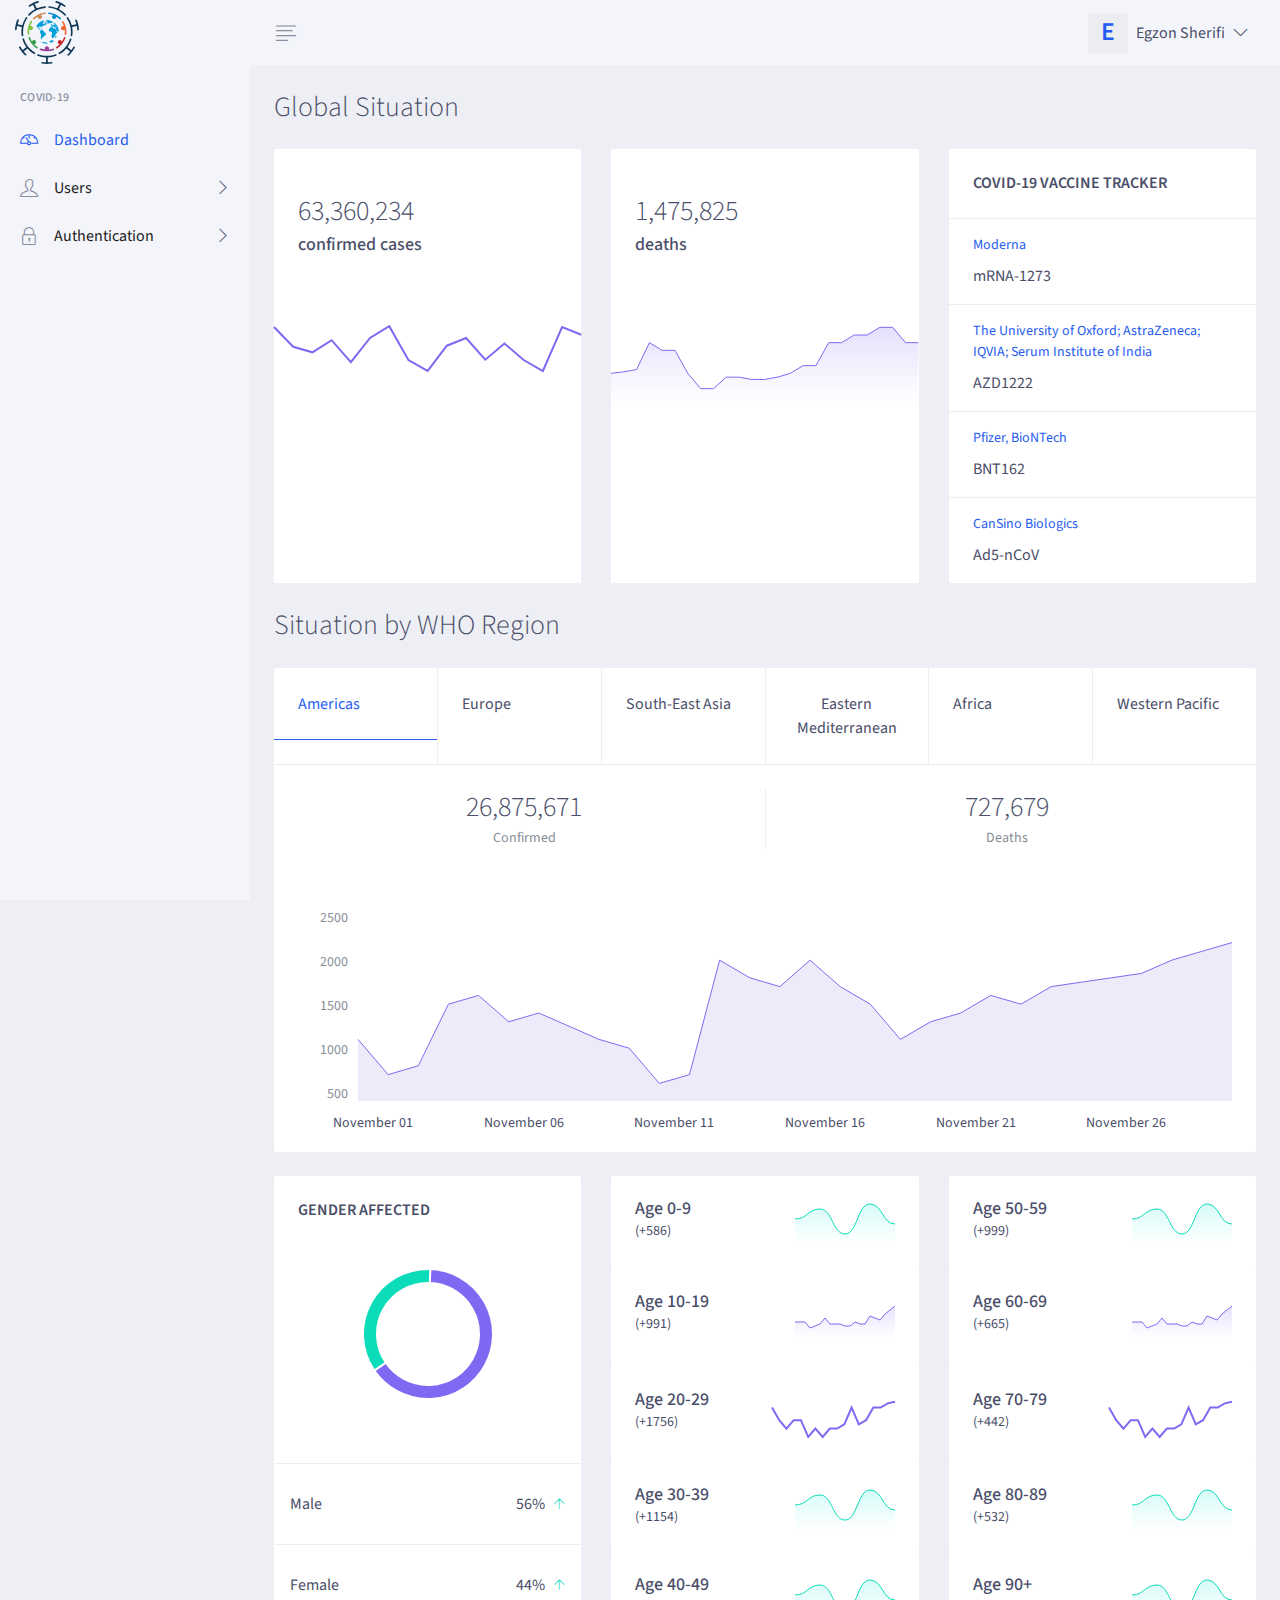
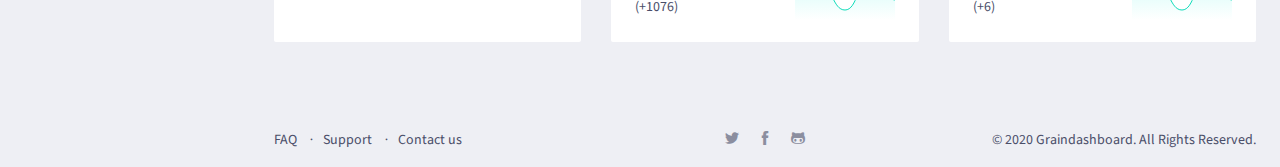
<file: index.html>
<!DOCTYPE html>
<html lang="en">
<head>
   
    <!-- Title -->
    <title>COVID-19</title>
    <meta charset="utf-8">
    <meta name="viewport" content="width=device-width, initial-scale=1, shrink-to-fit=no">
    <meta http-equiv="x-ua-compatible" content="ie=edge">

    <!-- Favicon -->
    <link rel="shortcut icon" href="public/img/covid19_response_icon.svg">


    <!-- DEMO CHARTS -->
    <link rel="stylesheet" href="public/demo/chartist.css">
    <link rel="stylesheet" href="public/demo/chartist-plugin-tooltip.css">

    <!-- Template -->
    <link rel="stylesheet" href="public/graindashboard/css/graindashboard.css">
    <link rel="stylesheet" href="style.css">
    <style>
  
        
    </style>
</head>

<body class="has-sidebar has-fixed-sidebar-and-header">
<!-- Header -->
<header class="header bg-body">
    <nav class="navbar flex-nowrap p-0">
        <div class="navbar-brand-wrapper d-flex align-items-center col-auto">
            <!-- Logo For Mobile View -->
            <a class="navbar-brand navbar-brand-mobile" href="/">
                <img class="img-fluid w-100" src="public/img/logo-mini.png" alt="Graindashboard">
            </a>
            <!-- End Logo For Mobile View -->

            <!-- Logo For Desktop View -->
            <a class="navbar-brand navbar-brand-desktop" href="index.html">
                <img class="side-nav-hide-on-closed" src="public/img/covid19_response_icon.svg" alt="Graindashboard" style="width: auto; height: 63px;">
            </a>
            <!-- End Logo For Desktop View -->
        </div>

        <div class="header-content col px-md-3">
            <div class="d-flex align-items-center">
                <!-- Side Nav Toggle -->
                <a  class="js-side-nav header-invoker d-flex mr-md-2" href="#"
                    data-close-invoker="#sidebarClose"
                    data-target="#sidebar"
                    data-target-wrapper="body">
                    <i class="gd-align-left"></i>
                </a>
                <!-- End Side Nav Toggle -->

                <!-- User Notifications -->
                <div class="dropdown ml-auto">
                    <a id="notificationsInvoker" class="header-invoker" href="#" aria-controls="notifications" aria-haspopup="true" aria-expanded="false" data-unfold-event="click" data-unfold-target="#notifications" data-unfold-type="css-animation" data-unfold-duration="300" data-unfold-animation-in="fadeIn" data-unfold-animation-out="fadeOut">
                    </a>

                    <div id="notifications" class="dropdown-menu dropdown-menu-center py-0 mt-4 w-18_75rem w-md-22_5rem unfold-css-animation unfold-hidden" aria-labelledby="notificationsInvoker" style="animation-duration: 300ms;">
                        <div class="card">
                            <div class="card-header d-flex align-items-center border-bottom py-3">
                                <h5 class="mb-0">Notifications</h5>
                                <a class="link small ml-auto" href="#">Clear All</a>
                            </div>

                            <div class="card-body p-0">
                                <div class="list-group list-group-flush">
                                    <div class="list-group-item list-group-item-action">
                                        <div class="d-flex align-items-center text-nowrap mb-2">
                                            <i class="gd-info-alt icon-text text-primary mr-2"></i>
                                            <h6 class="font-weight-semi-bold mb-0">New Update</h6>
                                            <span class="list-group-item-date text-muted ml-auto">just now</span>
                                        </div>
                                        <p class="mb-0">
                                            Order <strong>#10000</strong> has been updated.
                                        </p>
                                        <a class="list-group-item-closer text-muted" href="#"><i class="gd-close"></i></a>
                                    </div>
                                    <div class="list-group-item list-group-item-action">
                                        <div class="d-flex align-items-center text-nowrap mb-2">
                                            <i class="gd-info-alt icon-text text-primary mr-2"></i>
                                            <h6 class="font-weight-semi-bold mb-0">New Update</h6>
                                            <span class="list-group-item-date text-muted ml-auto">just now</span>
                                        </div>
                                        <p class="mb-0">
                                            Order <strong>#10001</strong> has been updated.
                                        </p>
                                        <a class="list-group-item-closer text-muted" href="#"><i class="gd-close"></i></a>
                                    </div>
                                </div>
                            </div>
                        </div>
                    </div>
                </div>
                <!-- End User Notifications -->
                <!-- User Avatar -->
                <div class="dropdown mx-3 dropdown ml-2">
                    <a id="profileMenuInvoker" class="header-complex-invoker" href="#" aria-controls="profileMenu" aria-haspopup="true" aria-expanded="false" data-unfold-event="click" data-unfold-target="#profileMenu" data-unfold-type="css-animation" data-unfold-duration="300" data-unfold-animation-in="fadeIn" data-unfold-animation-out="fadeOut">
                        <!-- img class="avatar rounded-circle mr-md-2" src="#" alt="John Doe" -->
                        <span class="mr-md-2 avatar-placeholder">E</span>
                        <span class="d-none d-md-block">Egzon Sherifi</span>
                        <i class="gd-angle-down d-none d-md-block ml-2"></i>
                    </a>

                    <ul id="profileMenu" class="unfold unfold-user unfold-light unfold-top unfold-centered position-absolute pt-2 pb-1 mt-4 unfold-css-animation unfold-hidden fadeOut" aria-labelledby="profileMenuInvoker" style="animation-duration: 300ms;">
                        <li class="unfold-item">
                            <a class="unfold-link d-flex align-items-center text-nowrap" href="#">
                    <span class="unfold-item-icon mr-3">
                      <i class="gd-user"></i>
                    </span>
                                My Profile
                            </a>
                        </li>
                        <li class="unfold-item unfold-item-has-divider">
                            <a class="unfold-link d-flex align-items-center text-nowrap" href="#">
                    <span class="unfold-item-icon mr-3">
                      <i class="gd-power-off"></i>
                    </span>
                                Sign Out
                            </a>
                        </li>
                    </ul>
                </div>
                <!-- End User Avatar -->
            </div>
        </div>
    </nav>
</header>
<!-- End Header -->

<main class="main">
    <!-- Sidebar Nav -->
    <aside id="sidebar" class="js-custom-scroll side-nav">
        <ul id="sideNav" class="side-nav-menu side-nav-menu-top-level mb-0">
            <!-- Title -->
            <li class="sidebar-heading h6">COVID-19</li>
            <!-- End Title -->

            <!-- Dashboard -->
            <li class="side-nav-menu-item active">
                <a class="side-nav-menu-link media align-items-center" href="index.html">
              <span class="side-nav-menu-icon d-flex mr-3">
                <i class="gd-dashboard"></i>
              </span>
                    <span class="side-nav-fadeout-on-closed media-body">Dashboard</span>
                </a>
            </li>
            <!-- End Dashboard -->

          

            <!-- Users -->
            <li class="side-nav-menu-item side-nav-has-menu">
                <a class="side-nav-menu-link media align-items-center" href="#"
                   data-target="#subUsers">
                  <span class="side-nav-menu-icon d-flex mr-3">
                    <i class="gd-user"></i>
                  </span>
                    <span class="side-nav-fadeout-on-closed media-body">Users</span>
                    <span class="side-nav-control-icon d-flex">
                <i class="gd-angle-right side-nav-fadeout-on-closed"></i>
              </span>
                    <span class="side-nav__indicator side-nav-fadeout-on-closed"></span>
                </a>

                <!-- Users: subUsers -->
                <ul id="subUsers" class="side-nav-menu side-nav-menu-second-level mb-0">
                    <li class="side-nav-menu-item">
                        <a class="side-nav-menu-link" href="users.html">All Users</a>
                    </li>
                    <li class="side-nav-menu-item">
                        <a class="side-nav-menu-link" href="user-edit.html">Add new</a>
                    </li>
                </ul>
                <!-- End Users: subUsers -->
            </li>
            <!-- End Users -->

            <!-- Authentication -->
            <li class="side-nav-menu-item side-nav-has-menu">
                <a class="side-nav-menu-link media align-items-center" href="#"
                   data-target="#subPages">
              <span class="side-nav-menu-icon d-flex mr-3">
                <i class="gd-lock"></i>
              </span>
                    <span class="side-nav-fadeout-on-closed media-body">Authentication</span>
                    <span class="side-nav-control-icon d-flex">
                <i class="gd-angle-right side-nav-fadeout-on-closed"></i>
              </span>
                    <span class="side-nav__indicator side-nav-fadeout-on-closed"></span>
                </a>

                <!-- Pages: subPages -->
                <ul id="subPages" class="side-nav-menu side-nav-menu-second-level mb-0">
                    <li class="side-nav-menu-item">
                        <a class="side-nav-menu-link" href="login.html">Login</a>
                    </li>
                    <li class="side-nav-menu-item">
                        <a class="side-nav-menu-link" href="register.html">Register</a>
                    </li>
                    <li class="side-nav-menu-item">
                        <a class="side-nav-menu-link" href="password-reset.html">Forgot Password</a>
                    </li>
                    <li class="side-nav-menu-item">
                        <a class="side-nav-menu-link" href="password-reset-2.html">Change Password</a>
                    </li>
                    <li class="side-nav-menu-item">
                        <a class="side-nav-menu-link" href="email-verification.html">Email Verification</a>
                    </li>
                </ul>
                <!-- End Pages: subPages -->
            </li>
            <!-- End Authentication -->


        </ul>
    </aside>
    <!-- End Sidebar Nav -->

    <div class="content">
        <div class="py-4 px-3 px-md-4">

            <div class="mb-3 mb-md-4 d-flex justify-content-between">
                <div class="h3 mb-0">Global Situation</div>
            </div>

            <div class="row">
                <div class="col-md-6 col-xl-4 mb-3 mb-md-4">
                    <!-- Card -->
                    <div class="card h-100">
                        <div class="card-header d-flex">
                        </div>
                        <div class="card-body p-0">
                            <div class="media align-items-center px-3 px-md-4 mb-3 mb-md-4">
                                <div class="media-body">
                                    <h4 class="h3 lh-1 mb-2">63,360,234</h4>
                                    <h5>confirmed cases</h5>
                                </div>
                            </div>

                            <div class="js-area-chart chart--points-invisible chart--labels-hidden position-relative"
                                 data-series='[
                             [
                               {"meta":"Cases","value":"700"},
                               {"meta":"Cases","value":"520"},
                               {"meta":"Cases","value":"470"},
                               {"meta":"Cases","value":"580"},
                               {"meta":"Cases","value":"380"},
                               {"meta":"Cases","value":"600"},
                               {"meta":"Cases","value":"707"},
                               {"meta":"Cases","value":"400"},
                               {"meta":"Cases","value":"301"},
                               {"meta":"Cases","value":"530"},
                               {"meta":"Cases","value":"600"},
                               {"meta":"Cases","value":"403"},
                               {"meta":"Cases","value":"550"},
                               {"meta":"Cases","value":"400"},
                               {"meta":"Cases","value":"300"},
                               {"meta":"Cases","value":"700"},
                               {"meta":"Cases","value":"630"}
                             ]
                           ]'
                                 data-height="115"
                                 data-high="1000"
                                 data-chart-padding='{"top": 5}'
                                 data-is-hide-area="true"
                                 data-line-colors='["#8069f2"]'
                                 data-line-dasharrays='[0,0]'
                                 data-line-width='["2px","2px"]'
                                 data-is-line-smooth='[false]'
                                 data-fill-opacity="1"
                                 data-fill-colors='["#8069f2"]'
                                 data-stroke-dash-array-axis-y="4"
                                 data-is-show-tooltips="true"
                                 data-tooltip-custom-class="chart-tooltip chart-tooltip--sections-blocked chart-tooltip__meta--text-muted small text-white text-nowrap p-2"
                                 data-tooltip-currency="+"
                                 data-is-show-points="true"
                                 data-point-custom-class='chart__point--donut chart__point--border-xs border-primary rounded-circle'
                                 data-point-dimensions='{"width":15,"height":15}'></div>
                        </div>
                    </div>
                    <!-- End Card -->
                </div>
                <div class="col-md-6 col-xl-4 mb-3 mb-md-4">
                    <!-- Card -->
                    <div class="card h-100">
                        <div class="card-header d-flex">
                        </div>
                        <div class="card-body p-0">
                            <div class="media align-items-center px-3 px-md-4 mb-3 mb-md-4">
                                <div class="media-body">
                                    <h4 class="h3 lh-1 mb-2">1,475,825</h4>
                                    <h5>deaths</h5>
                                </div>
                            </div>

                            <div class="js-area-chart chart chart--axis-x chart--points-invisible position-relative chart--labels-hidden"
                                 data-series='[
                             [
                               {"meta":"Deaths","value":"40"},
                               {"meta":"Deaths","value":"42"},
                               {"meta":"Deaths","value":"45"},
                               {"meta":"Deaths","value":"80"},
                               {"meta":"Deaths","value":"70"},
                               {"meta":"Deaths","value":"70"},
                               {"meta":"Deaths","value":"40"},
                               {"meta":"Deaths","value":"20"},
                               {"meta":"Deaths","value":"20"},
                               {"meta":"Deaths","value":"35"},
                               {"meta":"Deaths","value":"35"},
                               {"meta":"Deaths","value":"32"},
                               {"meta":"Deaths","value":"32"},
                               {"meta":"Deaths","value":"35"},
                               {"meta":"Deaths","value":"40"},
                               {"meta":"Deaths","value":"50"},
                               {"meta":"Deaths","value":"50"},
                               {"meta":"Deaths","value":"80"},
                               {"meta":"Deaths","value":"80"},
                               {"meta":"Deaths","value":"90"},
                               {"meta":"Deaths","value":"90"},
                               {"meta":"Deaths","value":"100"},
                               {"meta":"Deaths","value":"100"},
                               {"meta":"Deaths","value":"80"},
                               {"meta":"Deaths","value":"80"}
                             ]
                           ]'
                                 data-height="115"
                                 data-high="115"
                                 data-is-line-smooth='[false]'
                                 data-line-width='["1px"]'
                                 data-line-colors='["#8069f2"]'
                                 data-fill-opacity=".3"
                                 data-is-fill-colors-gradient="true"
                                 data-fill-colors='[
                             ["rgba(128,105,242,.7)","rgba(255,255,255,.6)"]
                           ]'
                                 data-is-show-tooltips="true"
                                 data-is-tooltips-append-to-body="true"
                                 data-tooltip-custom-class="chart-tooltip chart-tooltip--sections-blocked chart-tooltip__meta--text-muted small text-white p-2"
                                 data-tooltip-currency="+"
                                 data-is-show-points="true"
                                 data-point-custom-class='chart__point--donut chart__point--border-xxs border-primary rounded-circle'
                                 data-point-dimensions='{"width":8,"height":8}'></div>

                        </div>
                    </div>
                    <!-- End Card -->
                </div>
                <div class="col-md-6 col-xl-4 mb-3 mb-md-4">
                    <!-- Card -->

                      <!-- Card -->
                      <div class="card h-100">
                        <div class="card-header">
                            <h5 class="h6 text-uppercase font-weight-semi-bold mb-0">COVID-19 vaccine tracker</h5>
                        </div>
                        <div class="card-body p-0">
                            <div class="border-top p-3 px-md-4 mx-0">
                                <div class="row justify-content-between small mb-2">
                                    <div class="col">
                                        <span class="text-primary mr-3">Moderna</span>

                                        <span class="mr-1"></span>
                                    </div>
                                </div>
                                mRNA-1273
                            </div>
                            <div class="border-top p-3 px-md-4 mx-0">
                                <div class="row justify-content-between small mb-2">
                                    <div class="col">
                                        <span class="text-primary mr-3">The University of Oxford; AstraZeneca; IQVIA; Serum Institute of India</span>

                                    </div>

                                  
                                </div>
                                AZD1222
                            </div>
                            <div class="border-top p-3 px-md-4 mx-0">
                                <div class="row justify-content-between small mb-2">
                                    <div class="col">
                                        <span class="text-primary mr-3">	Pfizer, BioNTech</span>

                                    </div>

                                   
                                </div>
                               BNT162
                            </div>
                            <div class="border-top p-3 px-md-4 mx-0">
                                <div class="row justify-content-between small mb-2">
                                    <div class="col">
                                        <span class="text-primary mr-3">CanSino Biologics</span>

                                    </div>

                                  
                                </div>

                                Ad5-nCoV
                            </div>

                        </div>
                    </div>
                    <!-- End Card -->
                 
                </div>

            </div>

            <div class="mb-3 mb-md-4 d-flex justify-content-between">
                <div class="h3 mb-0">Situation by WHO Region</div>
            </div>
            <div class="row">
                <div class="col-12">
                    <!-- Card -->
                    <div class="card mb-3 mb-md-4">
                        <div class="card-header border-bottom p-0">
                            <ul id="wallets" class="nav nav-v2 nav-primary nav-justified d-block d-xl-flex w-100" role="tablist">
                                <li class="nav-item border-bottom border-xl-bottom-0">
                                    <a class="nav-link d-flex align-items-center py-2 px-3 p-xl-4 active" href="#bitcoin" role="tab" aria-selected="true"
                                       data-toggle="tab">
                                        <span>Americas</span>
                                        
                                    </a>
                                </li>
                                <li class="nav-item border-bottom border-xl-bottom-0 border-xl-left">
                                    <a class="nav-link d-flex align-items-center py-2 px-3 p-xl-4" href="#bitcoinCash" role="tab" aria-selected="false"
                                       data-toggle="tab">
                                        <span>Europe</span>
                                        
                                    </a>
                                </li>
                                <li class="nav-item border-bottom border-xl-bottom-0 border-xl-left">
                                    <a class="nav-link d-flex align-items-center py-2 px-3 p-xl-4" href="#etherium" role="tab" aria-selected="false"
                                       data-toggle="tab">
                                        <span>South-East Asia</span>
                                    
                                    </a>
                                </li>                                
                            
                                <li class="nav-item border-bottom border-xl-bottom-0 border-xl-left">
                                    <a class="nav-link d-flex align-items-center py-2 px-3 p-xl-4" href="#eastmed" role="tab" aria-selected="true"
                                       data-toggle="tab">
                                        <span>Eastern Mediterranean</span>
                                        
                                    </a>
                                </li>
                                <li class="nav-item border-bottom border-xl-bottom-0 border-xl-left">
                                    <a class="nav-link d-flex align-items-center py-2 px-3 p-xl-4" href="#africa" role="tab" aria-selected="false"
                                       data-toggle="tab">
                                        <span>Africa</span>
                                        
                                    </a>
                                </li>
                                <li class="nav-item border-bottom border-xl-bottom-0 border-xl-left">
                                    <a class="nav-link d-flex align-items-center py-2 px-3 p-xl-4" href="#wpacific" role="tab" aria-selected="false"
                                       data-toggle="tab">
                                        <span>Western Pacific</span>
                                    </a>
                                </li>
                                
                                
                            </ul>
                        </div>
                        



                        <div id="walletsContent" class="card-body tab-content">
                            <div class="tab-pane fade show active" id="bitcoin" role="tabpanel">
                                <div class="row text-center">
                                    <div class="col-6 col-md-6 mb-3 mb-md-0">
                                        <div class="h3 mb-0">
                                            26,875,671
                                        </div>
                                        <small class="text-muted">Confirmed</small>
                                    </div>

                                    <div class="col-6 col-md-6 mb-3 mb-md-0 border-left">
                                        <div class="h3 mb-0">
                                           727,679
                                        </div>
                                        <small class="text-muted">Deaths</small>
                                    </div>
                
                                </div>

                                <div class="js-area-chart chart chart--axis-x--nowrap chart--points-invisible position-relative mh-15_6 safari-overflow-hidden pt-4 pt-md-5 pb-1"
                                     data-series='[
                           [
                             {"meta":"11/01/2020 9:00 PM","value":"1200"},
                             {"meta":"11/02/2020 9:00 PM","value":"800"},
                             {"meta":"11/03/2020 9:00 PM","value":"900"},
                             {"meta":"11/04/2020 9:00 PM","value":"1600"},
                             {"meta":"11/05/2020 9:00 PM","value":"1700"},
                             {"meta":"11/06/2020 9:00 PM","value":"1400"},
                             {"meta":"11/07/2020 9:00 PM","value":"1500"},
                             {"meta":"11/08/2020 9:00 PM","value":"1350"},
                             {"meta":"11/09/2020 9:00 PM","value":"1200"},
                             {"meta":"11/10/2020 9:00 PM","value":"1100"},
                             {"meta":"11/11/2020 9:00 PM","value":"700"},
                             {"meta":"11/12/2020 9:00 PM","value":"800"},
                             {"meta":"11/13/2020 9:00 PM","value":"2100"},
                             {"meta":"11/14/2020 9:00 PM","value":"1900"},
                             {"meta":"11/15/2020 9:00 PM","value":"1800"},
                             {"meta":"11/16/2020 9:00 PM","value":"2100"},
                             {"meta":"11/17/2020 9:00 PM","value":"1800"},
                             {"meta":"11/18/2020 9:00 PM","value":"1600"},
                             {"meta":"11/19/2020 9:00 PM","value":"1200"},
                             {"meta":"11/20/2020 9:00 PM","value":"1400"},
                             {"meta":"11/21/2020 9:00 PM","value":"1500"},
                             {"meta":"11/22/2020 9:00 PM","value":"1700"},
                             {"meta":"11/23/2020 9:00 PM","value":"1600"},
                             {"meta":"11/24/2020 9:00 PM","value":"1800"},
                             {"meta":"11/25/2020 9:00 PM","value":"1850"},
                             {"meta":"11/26/2020 9:00 PM","value":"1900"},
                             {"meta":"11/27/2020 9:00 PM","value":"1950"},
                             {"meta":"11/28/2020 9:00 PM","value":"2100"},
                             {"meta":"11/29/2020 9:00 PM","value":"2200"},
                             {"meta":"11/30/2020 9:00 PM","value":"2300"}
                           ]
                         ]'
                                     data-labels='["November 01","November 02","November 03","November 04","November 05","November 06","November 07","November 08","November 09","November 10","November 11","November 12","November 13","November 14","November 15","November 16","November 17","November 18","November 19","November 20","November 21","November 22","November 23","November 24","November 25","November 26","November 27","November 28","November 29","November 30"]'
                                     data-labels-qty="6"
                                     data-labels-start-from="1"
                                     data-prefix=""
                                     data-height="250"
                                     data-mobile-height="75"
                                     data-high="3000"
                                     data-low="500"
                                     data-offset-x="30"
                                     data-offset-y="60"
                                     data-is-line-smooth='[false]'
                                     data-line-width='["1px"]'
                                     data-line-colors='["#8069f2"]'
                                     data-fill-opacity="1"
                                     data-fill-colors='["#ecebfa"]'
                                     data-text-size-x="14px"
                                     data-text-color-x="#4a4e69"
                                     data-text-offset-top-x="10"
                                     data-text-align-axis-x="center"
                                     data-text-size-y="14px"
                                     data-text-color-y="#868e96"
                                     data-is-show-tooltips="true"
                                     data-is-tooltip-divided="true"
                                     data-tooltip-custom-class="chart-tooltip--divided chart-tooltip__value--bg-black chart-tooltip__meta--bg-primary small text-white"
                                     data-tooltip-currency="CASES "
                                     data-is-show-points="true"
                                     data-point-custom-class='chart__point--donut chart__point--has-line-helper chart__point--border-xxs border-primary rounded-circle'
                                     data-point-dimensions='{"width":8,"height":8}'></div>
                            </div>

                            <div class="tab-pane fade" id="bitcoinCash" role="tabpanel">
                                <div class="row text-center">
                                    <div class="col-6 col-md-6 mb-3 mb-md-0">
                                        <div class="h3 mb-0">
                                            19,053,245
                                        </div>
                                        <small class="text-muted">Confirmed</small>
                                    </div>

                                    <div class="col-6 col-md-6 mb-3 mb-md-0 border-left">
                                        <div class="h3 mb-0">
                                            426,892
                                        </div>
                                        <small class="text-muted">Deaths</small>
                                    </div>

                                </div>

                                <div class="js-area-chart chart chart--axis-x--nowrap chart--points-invisible position-relative mh-15_6 safari-overflow-hidden pt-4 pt-md-5 pb-1"
                                     data-series='[
                           [
                             {"meta":"11/01/2020 9:00 PM","value":"900"},
                             {"meta":"11/02/2020 9:00 PM","value":"800"},
                             {"meta":"11/03/2020 9:00 PM","value":"1000"},
                             {"meta":"11/04/2020 9:00 PM","value":"1100"},
                             {"meta":"11/05/2020 9:00 PM","value":"1200"},
                             {"meta":"11/06/2020 9:00 PM","value":"1250"},
                             {"meta":"11/07/2020 9:00 PM","value":"1300"},
                             {"meta":"11/08/2020 9:00 PM","value":"1350"},
                             {"meta":"11/09/2020 9:00 PM","value":"1200"},
                             {"meta":"11/10/2020 9:00 PM","value":"1100"},
                             {"meta":"11/11/2020 9:00 PM","value":"1050"},
                             {"meta":"11/12/2020 9:00 PM","value":"1150"},
                             {"meta":"11/13/2020 9:00 PM","value":"1300"},
                             {"meta":"11/14/2020 9:00 PM","value":"1400"},
                             {"meta":"11/15/2020 9:00 PM","value":"1300"},
                             {"meta":"11/16/2020 9:00 PM","value":"1200"},
                             {"meta":"11/17/2020 9:00 PM","value":"1600"},
                             {"meta":"11/18/2020 9:00 PM","value":"1300"},
                             {"meta":"11/19/2020 9:00 PM","value":"1200"},
                             {"meta":"11/20/2020 9:00 PM","value":"1400"},
                             {"meta":"11/21/2020 9:00 PM","value":"1500"},
                             {"meta":"11/22/2020 9:00 PM","value":"1550"},
                             {"meta":"11/23/2020 9:00 PM","value":"1600"},
                             {"meta":"11/24/2020 9:00 PM","value":"1650"},
                             {"meta":"11/25/2020 9:00 PM","value":"1850"},
                             {"meta":"11/26/2020 9:00 PM","value":"1700"},
                             {"meta":"11/27/2020 9:00 PM","value":"1950"},
                             {"meta":"11/28/2020 9:00 PM","value":"1800"},
                             {"meta":"11/29/2020 9:00 PM","value":"1900"},
                             {"meta":"11/30/2020 9:00 PM","value":"1950"}
                           ]
                         ]'
                                     data-labels='["November 01","November 02","November 03","November 04","November 05","November 06","November 07","November 08","November 09","November 10","November 11","November 12","November 13","November 14","November 15","November 16","November 17","November 18","November 19","November 20","November 21","November 22","November 23","November 24","November 25","November 26","November 27","November 28","November 29","November 30"]'
                                     data-labels-qty="6"
                                     data-labels-start-from="1"
                                     data-prefix=""
                                     data-height="250"
                                     data-mobile-height="75"
                                     data-high="3000"
                                     data-low="500"
                                     data-offset-x="30"
                                     data-offset-y="60"
                                     data-is-line-smooth='[false]'
                                     data-line-width='["1px"]'
                                     data-line-colors='["#8069f2"]'
                                     data-fill-opacity="1"
                                     data-fill-colors='["#ecebfa"]'
                                     data-text-size-x="14px"
                                     data-text-color-x="#4a4e69"
                                     data-text-offset-top-x="10"
                                     data-text-align-axis-x="center"
                                     data-text-size-y="14px"
                                     data-text-color-y="#868e96"
                                     data-is-show-tooltips="true"
                                     data-is-tooltip-divided="true"
                                     data-tooltip-custom-class="chart-tooltip--divided chart-tooltip__value--bg-black chart-tooltip__meta--bg-primary small text-white"
                                     data-tooltip-currency="CASES "
                                     data-is-show-points="true"
                                     data-point-custom-class='chart__point--donut chart__point--has-line-helper chart__point--border-xxs border-primary rounded-circle'
                                     data-point-dimensions='{"width":8,"height":8}'></div>
                            </div>

                            <div class="tab-pane fade" id="etherium" role="tabpanel">
                                <div class="row text-center">
                                    <div class="col-6 col-md-6 mb-3 mb-md-0">
                                        <div class="h3 mb-0">
                                            10,878,115
                                        </div>
                                        <small class="text-muted">Confirmed</small>
                                    </div>

                                    <div class="col-6 col-md-6 mb-3 mb-md-0 border-left">
                                        <div class="h3 mb-0">
                                            165,577
                                        </div>
                                        <small class="text-muted">Deaths</small>
                                    </div>

                                </div>

                                <div class="js-area-chart chart chart--axis-x--nowrap chart--points-invisible position-relative mh-15_6 safari-overflow-hidden pt-4 pt-md-5 pb-1"
                                     data-series='[
                           [
                             {"meta":"11/01/2020 9:00 PM","value":"1400"},
                             {"meta":"11/02/2020 9:00 PM","value":"1500"},
                             {"meta":"11/03/2020 9:00 PM","value":"1600"},
                             {"meta":"11/04/2020 9:00 PM","value":"1650"},
                             {"meta":"11/05/2020 9:00 PM","value":"1550"},
                             {"meta":"11/06/2020 9:00 PM","value":"1400"},
                             {"meta":"11/07/2020 9:00 PM","value":"1450"},
                             {"meta":"11/08/2020 9:00 PM","value":"1650"},
                             {"meta":"11/09/2020 9:00 PM","value":"1700"},
                             {"meta":"11/10/2020 9:00 PM","value":"1750"},
                             {"meta":"11/11/2020 9:00 PM","value":"2300"},
                             {"meta":"11/12/2020 9:00 PM","value":"2350"},
                             {"meta":"11/13/2020 9:00 PM","value":"2400"},
                             {"meta":"11/14/2020 9:00 PM","value":"2450"},
                             {"meta":"11/15/2020 9:00 PM","value":"2250"},
                             {"meta":"11/16/2020 9:00 PM","value":"2200"},
                             {"meta":"11/17/2020 9:00 PM","value":"2100"},
                             {"meta":"11/18/2020 9:00 PM","value":"2150"},
                             {"meta":"11/19/2020 9:00 PM","value":"2250"},
                             {"meta":"11/20/2020 9:00 PM","value":"2300"},
                             {"meta":"11/21/2020 9:00 PM","value":"2350"},
                             {"meta":"11/22/2020 9:00 PM","value":"2400"},
                             {"meta":"11/23/2020 9:00 PM","value":"2450"},
                             {"meta":"11/24/2020 9:00 PM","value":"2350"},
                             {"meta":"11/25/2020 9:00 PM","value":"2500"},
                             {"meta":"11/26/2020 9:00 PM","value":"2550"},
                             {"meta":"11/27/2020 9:00 PM","value":"2700"},
                             {"meta":"11/28/2020 9:00 PM","value":"2900"},
                             {"meta":"11/29/2020 9:00 PM","value":"2750"},
                             {"meta":"11/30/2020 9:00 PM","value":"3500"}
                           ]
                         ]'
                                     data-labels='["November 01","November 02","November 03","November 04","November 05","November 06","November 07","November 08","November 09","November 10","November 11","November 12","November 13","November 14","November 15","November 16","November 17","November 18","November 19","November 20","November 21","November 22","November 23","November 24","November 25","November 26","November 27","November 28","November 29","November 30"]'
                                     data-labels-qty="6"
                                     data-labels-start-from="1"
                                     data-prefix=""
                                     data-height="250"
                                     data-mobile-height="75"
                                     data-high="4000"
                                     data-low="500"
                                     data-offset-x="30"
                                     data-offset-y="60"
                                     data-is-line-smooth='[false]'
                                     data-line-width='["1px"]'
                                     data-line-colors='["#8069f2"]'
                                     data-fill-opacity="1"
                                     data-fill-colors='["#ecebfa"]'
                                     data-text-size-x="14px"
                                     data-text-color-x="#4a4e69"
                                     data-text-offset-top-x="10"
                                     data-text-align-axis-x="center"
                                     data-text-size-y="14px"
                                     data-text-color-y="#868e96"
                                     data-is-show-tooltips="true"
                                     data-is-tooltip-divided="true"
                                     data-tooltip-custom-class="chart-tooltip--divided chart-tooltip__value--bg-black chart-tooltip__meta--bg-primary small text-white"
                                     data-tooltip-currency="CASES "
                                     data-is-show-points="true"
                                     data-point-custom-class='chart__point--donut chart__point--has-line-helper chart__point--border-xxs border-primary rounded-circle'
                                     data-point-dimensions='{"width":8,"height":8}'></div>
                            </div>

                            <div class="tab-pane fade" id="eastmed" role="tabpanel">
                                <div class="row text-center mb-4 mb-md-5">
                                    <div class="col-6 col-md-6 mb-3 mb-md-0">
                                        <div class="h3 mb-0">
                                            4,147,916
                                        </div>
                                        <small class="text-muted">Confirmed</small>
                                    </div>

                                    <div class="col-6 col-md-6 mb-3 mb-md-0 border-left">
                                        <div class="h3 mb-0">
                                            104,370
                                        </div>
                                        <small class="text-muted">Deaths</small>
                                    </div>

                
                                </div>

                                <div class="js-area-chart chart chart--axis-x--nowrap chart--points-invisible position-relative mh-15_6 safari-overflow-hidden pt-4 pt-md-5 pb-1"
                                     data-series='[
                           [
                             {"meta":"11/01/2020 9:00 PM","value":"2100"},
                             {"meta":"11/02/2020 9:00 PM","value":"2200"},
                             {"meta":"11/03/2020 9:00 PM","value":"2300"},
                             {"meta":"11/04/2020 9:00 PM","value":"1900"},
                             {"meta":"11/05/2020 9:00 PM","value":"1850"},
                             {"meta":"11/06/2020 9:00 PM","value":"2150"},
                             {"meta":"11/07/2020 9:00 PM","value":"2200"},
                             {"meta":"11/08/2020 9:00 PM","value":"2250"},
                             {"meta":"11/09/2020 9:00 PM","value":"2800"},
                             {"meta":"11/10/2020 9:00 PM","value":"2900"},
                             {"meta":"11/11/2020 9:00 PM","value":"3000"},
                             {"meta":"11/12/2020 9:00 PM","value":"2500"},
                             {"meta":"11/13/2020 9:00 PM","value":"2550"},
                             {"meta":"11/14/2020 9:00 PM","value":"2600"},
                             {"meta":"11/15/2020 9:00 PM","value":"2700"},
                             {"meta":"11/16/2020 9:00 PM","value":"2800"},
                             {"meta":"11/17/2020 9:00 PM","value":"2950"},
                             {"meta":"11/18/2020 9:00 PM","value":"3200"},
                             {"meta":"11/19/2020 9:00 PM","value":"3100"},
                             {"meta":"11/20/2020 9:00 PM","value":"2700"},
                             {"meta":"11/21/2020 9:00 PM","value":"3300"},
                             {"meta":"11/22/2020 9:00 PM","value":"3350"},
                             {"meta":"11/23/2020 9:00 PM","value":"3400"},
                             {"meta":"11/24/2020 9:00 PM","value":"3450"},
                             {"meta":"11/25/2020 9:00 PM","value":"3200"},
                             {"meta":"11/26/2020 9:00 PM","value":"3350"},
                             {"meta":"11/27/2020 9:00 PM","value":"3450"},
                             {"meta":"11/28/2020 9:00 PM","value":"3600"},
                             {"meta":"11/29/2020 9:00 PM","value":"3650"},
                             {"meta":"11/30/2020 9:00 PM","value":"3700"}
                           ]
                         ]'
                                     data-labels='["November 01","November 02","November 03","November 04","November 05","November 06","November 07","November 08","November 09","November 10","November 11","November 12","November 13","November 14","November 15","November 16","November 17","November 18","November 19","November 20","November 21","November 22","November 23","November 24","November 25","November 26","November 27","November 28","November 29","November 30"]'
                                     data-labels-qty="6"
                                     data-labels-start-from="1"
                                     data-prefix=""
                                     data-height="250"
                                     data-mobile-height="75"
                                     data-high="4000"
                                     data-low="1000"
                                     data-offset-x="30"
                                     data-offset-y="60"
                                     data-is-line-smooth='[false]'
                                     data-line-width='["1px"]'
                                     data-line-colors='["#8069f2"]'
                                     data-fill-opacity="1"
                                     data-fill-colors='["#ecebfa"]'
                                     data-text-size-x="14px"
                                     data-text-color-x="#4a4e69"
                                     data-text-offset-top-x="10"
                                     data-text-align-axis-x="center"
                                     data-text-size-y="14px"
                                     data-text-color-y="#868e96"
                                     data-is-show-tooltips="true"
                                     data-is-tooltip-divided="true"
                                     data-tooltip-custom-class="chart-tooltip--divided chart-tooltip__value--bg-black chart-tooltip__meta--bg-primary small text-white"
                                     data-tooltip-currency="CASES "
                                     data-is-show-points="true"
                                     data-point-custom-class='chart__point--donut chart__point--has-line-helper chart__point--border-xxs border-primary rounded-circle'
                                     data-point-dimensions='{"width":8,"height":8}'></div>
                            </div>


                            

                            <div class="tab-pane fade" id="wpacific" role="tabpanel">
                                <div class="row text-center mb-4 mb-md-5">
                                    <div class="col-6 col-md-6 mb-3 mb-md-0">
                                        <div class="h3 mb-0">
                                            892,004
                                        </div>
                                        <small class="text-muted">Confirmed</small>
                                    </div>

                                    <div class="col-6 col-md-6 mb-3 mb-md-0 border-left">
                                        <div class="h3 mb-0">
                                            104,370
                                        </div>
                                        <small class="text-muted">Deaths</small>
                                    </div>

                   
                                </div>

                                <div class="js-area-chart chart chart--axis-x--nowrap chart--points-invisible position-relative mh-15_6 safari-overflow-hidden pt-4 pt-md-5 pb-1"
                                     data-series='[
                           [
                             {"meta":"11/01/2020 9:00 PM","value":"2100"},
                             {"meta":"11/02/2020 9:00 PM","value":"2200"},
                             {"meta":"11/03/2020 9:00 PM","value":"2300"},
                             {"meta":"11/04/2020 9:00 PM","value":"1900"},
                             {"meta":"11/05/2020 9:00 PM","value":"1850"},
                             {"meta":"11/06/2020 9:00 PM","value":"2150"},
                             {"meta":"11/07/2020 9:00 PM","value":"2200"},
                             {"meta":"11/08/2020 9:00 PM","value":"2250"},
                             {"meta":"11/09/2020 9:00 PM","value":"2800"},
                             {"meta":"11/10/2020 9:00 PM","value":"2900"},
                             {"meta":"11/11/2020 9:00 PM","value":"3000"},
                             {"meta":"11/12/2020 9:00 PM","value":"2500"},
                             {"meta":"11/13/2020 9:00 PM","value":"2550"},
                             {"meta":"11/14/2020 9:00 PM","value":"2600"},
                             {"meta":"11/15/2020 9:00 PM","value":"2700"},
                             {"meta":"11/16/2020 9:00 PM","value":"2800"},
                             {"meta":"11/17/2020 9:00 PM","value":"2950"},
                             {"meta":"11/18/2020 9:00 PM","value":"3200"},
                             {"meta":"11/19/2020 9:00 PM","value":"3100"},
                             {"meta":"11/20/2020 9:00 PM","value":"2700"},
                             {"meta":"11/21/2020 9:00 PM","value":"3300"},
                             {"meta":"11/22/2020 9:00 PM","value":"3350"},
                             {"meta":"11/23/2020 9:00 PM","value":"3400"},
                             {"meta":"11/24/2020 9:00 PM","value":"3450"},
                             {"meta":"11/25/2020 9:00 PM","value":"3200"},
                             {"meta":"11/26/2020 9:00 PM","value":"3350"},
                             {"meta":"11/27/2020 9:00 PM","value":"3450"},
                             {"meta":"11/28/2020 9:00 PM","value":"3600"},
                             {"meta":"11/29/2020 9:00 PM","value":"3650"},
                             {"meta":"11/30/2020 9:00 PM","value":"3700"}
                           ]
                         ]'
                                     data-labels='["November 01","November 02","November 03","November 04","November 05","November 06","November 07","November 08","November 09","November 10","November 11","November 12","November 13","November 14","November 15","November 16","November 17","November 18","November 19","November 20","November 21","November 22","November 23","November 24","November 25","November 26","November 27","November 28","November 29","November 30"]'
                                     data-labels-qty="6"
                                     data-labels-start-from="1"
                                     data-prefix=""
                                     data-height="250"
                                     data-mobile-height="75"
                                     data-high="4000"
                                     data-low="1000"
                                     data-offset-x="30"
                                     data-offset-y="60"
                                     data-is-line-smooth='[false]'
                                     data-line-width='["1px"]'
                                     data-line-colors='["#8069f2"]'
                                     data-fill-opacity="1"
                                     data-fill-colors='["#ecebfa"]'
                                     data-text-size-x="14px"
                                     data-text-color-x="#4a4e69"
                                     data-text-offset-top-x="10"
                                     data-text-align-axis-x="center"
                                     data-text-size-y="14px"
                                     data-text-color-y="#868e96"
                                     data-is-show-tooltips="true"
                                     data-is-tooltip-divided="true"
                                     data-tooltip-custom-class="chart-tooltip--divided chart-tooltip__value--bg-black chart-tooltip__meta--bg-primary small text-white"
                                     data-tooltip-currency="CASES "
                                     data-is-show-points="true"
                                     data-point-custom-class='chart__point--donut chart__point--has-line-helper chart__point--border-xxs border-primary rounded-circle'
                                     data-point-dimensions='{"width":8,"height":8}'></div>
                            </div>




                            <div class="tab-pane fade" id="africa" role="tabpanel">
                                <div class="row text-center mb-4 mb-md-5">
                                    <div class="col-6 col-md-6 mb-3 mb-md-0">
                                        <div class="h3 mb-0">
                                            1,512,542
                                        </div>
                                        <small class="text-muted">Confirmed</small>
                                    </div>

                                    <div class="col-6 col-md-6 mb-3 mb-md-0 border-left">
                                        <div class="h3 mb-0">
                                            33,866
                                        </div>
                                        <small class="text-muted">Deaths</small>
                                    </div>

                           
                                </div>

                                <div class="js-area-chart chart chart--axis-x--nowrap chart--points-invisible position-relative mh-15_6 safari-overflow-hidden pt-4 pt-md-5 pb-1"
                                     data-series='[
                           [
                             {"meta":"11/01/2020 9:00 PM","value":"2100"},
                             {"meta":"11/02/2020 9:00 PM","value":"2200"},
                             {"meta":"11/03/2020 9:00 PM","value":"2300"},
                             {"meta":"11/04/2020 9:00 PM","value":"1900"},
                             {"meta":"11/05/2020 9:00 PM","value":"1850"},
                             {"meta":"11/06/2020 9:00 PM","value":"2150"},
                             {"meta":"11/07/2020 9:00 PM","value":"2200"},
                             {"meta":"11/08/2020 9:00 PM","value":"2250"},
                             {"meta":"11/09/2020 9:00 PM","value":"2800"},
                             {"meta":"11/10/2020 9:00 PM","value":"2900"},
                             {"meta":"11/11/2020 9:00 PM","value":"3000"},
                             {"meta":"11/12/2020 9:00 PM","value":"2500"},
                             {"meta":"11/13/2020 9:00 PM","value":"2550"},
                             {"meta":"11/14/2020 9:00 PM","value":"2600"},
                             {"meta":"11/15/2020 9:00 PM","value":"2700"},
                             {"meta":"11/16/2020 9:00 PM","value":"2800"},
                             {"meta":"11/17/2020 9:00 PM","value":"2950"},
                             {"meta":"11/18/2020 9:00 PM","value":"3200"},
                             {"meta":"11/19/2020 9:00 PM","value":"3100"},
                             {"meta":"11/20/2020 9:00 PM","value":"2700"},
                             {"meta":"11/21/2020 9:00 PM","value":"3300"},
                             {"meta":"11/22/2020 9:00 PM","value":"3350"},
                             {"meta":"11/23/2020 9:00 PM","value":"3400"},
                             {"meta":"11/24/2020 9:00 PM","value":"3450"},
                             {"meta":"11/25/2020 9:00 PM","value":"3200"},
                             {"meta":"11/26/2020 9:00 PM","value":"3350"},
                             {"meta":"11/27/2020 9:00 PM","value":"3450"},
                             {"meta":"11/28/2020 9:00 PM","value":"3600"},
                             {"meta":"11/29/2020 9:00 PM","value":"3650"},
                             {"meta":"11/30/2020 9:00 PM","value":"3700"}
                           ]
                         ]'
                                     data-labels='["November 01","November 02","November 03","November 04","November 05","November 06","November 07","November 08","November 09","November 10","November 11","November 12","November 13","November 14","November 15","November 16","November 17","November 18","November 19","November 20","November 21","November 22","November 23","November 24","November 25","November 26","November 27","November 28","November 29","November 30"]'
                                     data-labels-qty="6"
                                     data-labels-start-from="1"
                                     data-prefix=""
                                     data-height="250"
                                     data-mobile-height="75"
                                     data-high="4000"
                                     data-low="1000"
                                     data-offset-x="30"
                                     data-offset-y="60"
                                     data-is-line-smooth='[false]'
                                     data-line-width='["1px"]'
                                     data-line-colors='["#8069f2"]'
                                     data-fill-opacity="1"
                                     data-fill-colors='["#ecebfa"]'
                                     data-text-size-x="14px"
                                     data-text-color-x="#4a4e69"
                                     data-text-offset-top-x="10"
                                     data-text-align-axis-x="center"
                                     data-text-size-y="14px"
                                     data-text-color-y="#868e96"
                                     data-is-show-tooltips="true"
                                     data-is-tooltip-divided="true"
                                     data-tooltip-custom-class="chart-tooltip--divided chart-tooltip__value--bg-black chart-tooltip__meta--bg-primary small text-white"
                                     data-tooltip-currency="CASES "
                                     data-is-show-points="true"
                                     data-point-custom-class='chart__point--donut chart__point--has-line-helper chart__point--border-xxs border-primary rounded-circle'
                                     data-point-dimensions='{"width":8,"height":8}'></div>
                            </div>



                            <div class="tab-pane fade" id="litecoin" role="tabpanel">
                                <div class="row text-center mb-4 mb-md-5">
                                    <div class="col-6 col-md-4 mb-3 mb-md-0">
                                        <div class="h3 mb-0">
                                            892,004
                                        </div>
                                        <small class="text-muted">Confirmed</small>
                                    </div>

                                    <div class="col-6 col-md-4 mb-3 mb-md-0 border-left">
                                        <div class="h3 mb-0">
                                            17,428
                                        </div>
                                        <small class="text-muted">Deaths</small>
                                    </div>

                      
                                </div>

                                <div class="js-area-chart chart chart--axis-x--nowrap chart--points-invisible position-relative mh-15_6 safari-overflow-hidden pt-4 pt-md-5 pb-1"
                                     data-series='[
                           [
                             {"meta":"11/01/2020 9:00 PM","value":"2100"},
                             {"meta":"11/02/2020 9:00 PM","value":"2200"},
                             {"meta":"11/03/2020 9:00 PM","value":"2300"},
                             {"meta":"11/04/2020 9:00 PM","value":"1900"},
                             {"meta":"11/05/2020 9:00 PM","value":"1850"},
                             {"meta":"11/06/2020 9:00 PM","value":"2150"},
                             {"meta":"11/07/2020 9:00 PM","value":"2200"},
                             {"meta":"11/08/2020 9:00 PM","value":"2250"},
                             {"meta":"11/09/2020 9:00 PM","value":"2800"},
                             {"meta":"11/10/2020 9:00 PM","value":"2900"},
                             {"meta":"11/11/2020 9:00 PM","value":"3000"},
                             {"meta":"11/12/2020 9:00 PM","value":"2500"},
                             {"meta":"11/13/2020 9:00 PM","value":"2550"},
                             {"meta":"11/14/2020 9:00 PM","value":"2600"},
                             {"meta":"11/15/2020 9:00 PM","value":"2700"},
                             {"meta":"11/16/2020 9:00 PM","value":"2800"},
                             {"meta":"11/17/2020 9:00 PM","value":"2950"},
                             {"meta":"11/18/2020 9:00 PM","value":"3200"},
                             {"meta":"11/19/2020 9:00 PM","value":"3100"},
                             {"meta":"11/20/2020 9:00 PM","value":"2700"},
                             {"meta":"11/21/2020 9:00 PM","value":"3300"},
                             {"meta":"11/22/2020 9:00 PM","value":"3350"},
                             {"meta":"11/23/2020 9:00 PM","value":"3400"},
                             {"meta":"11/24/2020 9:00 PM","value":"3450"},
                             {"meta":"11/25/2020 9:00 PM","value":"3200"},
                             {"meta":"11/26/2020 9:00 PM","value":"3350"},
                             {"meta":"11/27/2020 9:00 PM","value":"3450"},
                             {"meta":"11/28/2020 9:00 PM","value":"3600"},
                             {"meta":"11/29/2020 9:00 PM","value":"3650"},
                             {"meta":"11/30/2020 9:00 PM","value":"3700"}
                           ]
                         ]'
                                     data-labels='["November 01","November 02","November 03","November 04","November 05","November 06","November 07","November 08","November 09","November 10","November 11","November 12","November 13","November 14","November 15","November 16","November 17","November 18","November 19","November 20","November 21","November 22","November 23","November 24","November 25","November 26","November 27","November 28","November 29","November 30"]'
                                     data-labels-qty="6"
                                     data-labels-start-from="1"
                                     data-prefix=""
                                     data-height="250"
                                     data-mobile-height="75"
                                     data-high="4000"
                                     data-low="1000"
                                     data-offset-x="30"
                                     data-offset-y="60"
                                     data-is-line-smooth='[false]'
                                     data-line-width='["1px"]'
                                     data-line-colors='["#8069f2"]'
                                     data-fill-opacity="1"
                                     data-fill-colors='["#ecebfa"]'
                                     data-text-size-x="14px"
                                     data-text-color-x="#4a4e69"
                                     data-text-offset-top-x="10"
                                     data-text-align-axis-x="center"
                                     data-text-size-y="14px"
                                     data-text-color-y="#868e96"
                                     data-is-show-tooltips="true"
                                     data-is-tooltip-divided="true"
                                     data-tooltip-custom-class="chart-tooltip--divided chart-tooltip__value--bg-black chart-tooltip__meta--bg-primary small text-white"
                                     data-tooltip-currency="CASES "
                                     data-is-show-points="true"
                                     data-point-custom-class='chart__point--donut chart__point--has-line-helper chart__point--border-xxs border-primary rounded-circle'
                                     data-point-dimensions='{"width":8,"height":8}'></div>
                            </div>



                        </div>
                    </div>
                    <!-- End Card -->
                </div>
            </div>

            <div class="row">
                <div class="col-md-6 col-xl-4 mb-3 mb-md-4">
                    <!-- Card balance-->
  <!-- Card -->
  <div class="card h-100">
    <div class="card-header d-flex">
        <h5 class="h6 font-weight-semi-bold text-uppercase mb-0">Gender affected</h5>
    </div>
    <div class="card-body p-0">
        <div class="border-bottom text-center p-3 p-md-4 pb-md-6">
            <div class="js-donut-chart position-relative d-flex mx-auto mb-3 mb-md-4" style="width: 130px; height: 130px;"
                 data-series="[65,35]"
                 data-border-width="12"
                 data-slice-margin="2"
                 data-start-angle="0"
                 data-fill-colors='["#8069f2","#0cdcB9"]'
                 data-is-show-tooltips="true"
                 data-tooltip-currency="%"
                 data-is-tooltip-currency-reverse="true"
                 data-tooltip-custom-class="chart-tooltip chart-tooltip--triangle-right chart-tooltip--black small text-white px-2 py-1 mt-5 ml-n5"></div>

        </div>

        <div class="border-bottom media align-items-center p-3">
            <div class="media-body d-flex align-items-center mr-2">
                <span>Male</span>
                <br><br>
                <span class="ml-auto">56%</span>
                <br><br>
            </div>

            <i class="gd-arrow-up icon-text icon-text-xs d-flex text-success ml-auto"></i>
        </div>

        <div class="media align-items-center p-3">
            <div class="media-body d-flex align-items-center mr-2">
                <br><br>
                <span>Female</span>
                <br><br>
                <span class="ml-auto">44%</span>
            </div>

            <i class="gd-arrow-up icon-text icon-text-xs d-flex text-success ml-auto"></i>
        </div>
    </div>
</div>
<!-- End Card -->

                </div>
                
                <div class="col-md-6 col-xl-4 mb-3 mb-md-4">
                  
 <!-- Card age-->
        
 <div class="card flex-row align-items-center p-3 p-md-4">
    <div>
        <h5 class="lh-1 mb-0">Age 0-9</h5>
        <small>(+586)</small>
    </div>
    <div class="js-area-chart chart--points-invisible chart--labels-hidden py-1 ml-auto"
         data-series='[
       [
        {"value":"25"},
        {"value":"35"},
        {"value":"10"},
        {"value":"40"},
        {"value":"20"}
       ]
     ]'
         data-width="100"
         data-height="40"
         data-high="40"
         data-is-line-smooth='["simple"]'
         data-line-width='["1px"]'
         data-line-colors='["#0cdcB9"]'
         data-fill-opacity=".3"
         data-is-fill-colors-gradient="true"
         data-fill-colors='[
       ["rgba(28,240,221,.6)","rgba(255,255,255,.6)"]
     ]'
         data-is-show-tooltips="true"
         data-is-tooltips-append-to-body="true"
         data-tooltip-custom-class="chart-tooltip chart-tooltip--none-triangle d-flex align-items-center small text-white p-2 mt-5 ml-5"
         data-tooltip-badge-markup='<span class="indicator indicator-sm bg-secondary rounded-circle mr-1"></span>'
         data-is-show-points="true"
         data-point-custom-class='chart__point--hidden'
         data-point-dimensions='{"width":8,"height":8}'></div>
</div>
<!-- End Card -->

<!-- Card -->

<div class="card flex-row align-items-center p-3 p-md-4">
    <div>
        <h5 class="lh-1 mb-0">Age 10-19</h5>
        <small>(+991)</small>
    </div>
    <div class="js-area-chart chart--points-invisible chart--labels-hidden py-2 ml-auto"
         data-series='[
       [
         {"value":"40"},
         {"value":"40"},
         {"value":"40"},
         {"value":"25"},
         {"value":"30"},
         {"value":"35"},
         {"value":"50"},
         {"value":"35"},
         {"value":"35"},
         {"value":"35"},
         {"value":"30"},
         {"value":"30"},
         {"value":"40"},
         {"value":"35"},
         {"value":"35"},
         {"value":"55"},
         {"value":"50"},
         {"value":"45"},
         {"value":"60"},
         {"value":"70"},
         {"value":"80"}
       ]
     ]'
         data-width="100"
         data-height="40"
         data-high="100"
         data-is-line-smooth='[false]'
         data-line-width='["1px"]'
         data-line-colors='["#8069f2"]'
         data-fill-opacity=".3"
         data-is-fill-colors-gradient="true"
         data-fill-colors='[
       ["rgba(128,105,242,.7)","rgba(255,255,255,.6)"]
     ]'
         data-is-show-tooltips="true"
         data-is-tooltips-append-to-body="true"
         data-tooltip-custom-class="chart-tooltip chart-tooltip--none-triangle d-flex align-items-center small text-white p-2 mt-5 ml-5"
         data-tooltip-badge-markup='<span class="indicator indicator-sm bg-primary rounded-circle mr-1"></span>'
         data-is-show-points="true"
         data-point-custom-class='chart__point--hidden'
         data-point-dimensions='{"width":8,"height":8}'></div>
</div>
<!-- End Card -->

<div class="card flex-row align-items-center p-3 p-md-4">
    <div>
        <h5 class="lh-1 mb-0">Age 20-29</h5>
        <small>(+1756)</small>
    </div>
    <div class="js-area-chart chart--points-invisible chart--labels-hidden py-2 ml-auto"
         data-series='[
       [
         {"value":"35"},
         {"value":"20"},
         {"value":"10"},
         {"value":"20"},
         {"value":"20"},
         {"value":"0"},
         {"value":"10"},
         {"value":"0"},
         {"value":"10"},
         {"value":"10"},
         {"value":"15"},
         {"value":"35"},
         {"value":"15"},
         {"value":"20"},
         {"value":"35"},
         {"value":"35"},
         {"value":"40"},
         {"value":"42"}
       ]
     ]'
         data-is-hide-area="true"
         data-width="123"
         data-height="42"
         data-high="42"
         data-is-line-smooth='[false]'
         data-line-width='["2px"]'
         data-line-colors='["#8069f2"]'
         data-is-show-tooltips="true"
         data-is-tooltips-append-to-body="true"
         data-tooltip-custom-class="chart-tooltip chart-tooltip--none-triangle d-flex align-items-center small text-white p-2 mt-5 ml-5"
         data-tooltip-badge-markup='<span class="indicator indicator-sm bg-primary rounded-circle mr-1"></span>'
         data-is-show-points="true"
         data-point-custom-class='chart__point--hidden'
         data-point-dimensions='{"width":8,"height":8}'></div>
</div>

<div class="card flex-row align-items-center p-3 p-md-4">
    <div>
        <h5 class="lh-1 mb-0">Age 30-39</h5>
        <small>(+1154)</small>
    </div>
    <div class="js-area-chart chart--points-invisible chart--labels-hidden py-1 ml-auto"
         data-series='[
       [
        {"value":"25"},
        {"value":"35"},
        {"value":"10"},
        {"value":"40"},
        {"value":"20"}
       ]
     ]'
         data-width="100"
         data-height="40"
         data-high="40"
         data-is-line-smooth='["simple"]'
         data-line-width='["1px"]'
         data-line-colors='["#0cdcB9"]'
         data-fill-opacity=".3"
         data-is-fill-colors-gradient="true"
         data-fill-colors='[
       ["rgba(28,240,221,.6)","rgba(255,255,255,.6)"]
     ]'
         data-is-show-tooltips="true"
         data-is-tooltips-append-to-body="true"
         data-tooltip-custom-class="chart-tooltip chart-tooltip--none-triangle d-flex align-items-center small text-white p-2 mt-5 ml-5"
         data-tooltip-badge-markup='<span class="indicator indicator-sm bg-secondary rounded-circle mr-1"></span>'
         data-is-show-points="true"
         data-point-custom-class='chart__point--hidden'
         data-point-dimensions='{"width":8,"height":8}'></div>
</div>
<div class="card flex-row align-items-center p-3 p-md-4">
    <div>
        <h5 class="lh-1 mb-0">Age 40-49</h5>
        <small>(+1076)</small>
    </div>
    <div class="js-area-chart chart--points-invisible chart--labels-hidden py-1 ml-auto"
         data-series='[
       [
        {"value":"25"},
        {"value":"35"},
        {"value":"10"},
        {"value":"40"},
        {"value":"20"}
       ]
     ]'
         data-width="100"
         data-height="40"
         data-high="40"
         data-is-line-smooth='["simple"]'
         data-line-width='["1px"]'
         data-line-colors='["#0cdcB9"]'
         data-fill-opacity=".3"
         data-is-fill-colors-gradient="true"
         data-fill-colors='[
       ["rgba(28,240,221,.6)","rgba(255,255,255,.6)"]
     ]'
         data-is-show-tooltips="true"
         data-is-tooltips-append-to-body="true"
         data-tooltip-custom-class="chart-tooltip chart-tooltip--none-triangle d-flex align-items-center small text-white p-2 mt-5 ml-5"
         data-tooltip-badge-markup='<span class="indicator indicator-sm bg-secondary rounded-circle mr-1"></span>'
         data-is-show-points="true"
         data-point-custom-class='chart__point--hidden'
         data-point-dimensions='{"width":8,"height":8}'></div>
</div>
</div>
<div class="col-md-6 col-xl-4 mb-3 mb-md-4">
                  
    <!-- Card age-->
           
    <div class="card flex-row align-items-center p-3 p-md-4">
       <div>
           <h5 class="lh-1 mb-0">Age 50-59</h5>
           <small>(+999)</small>
       </div>
       <div class="js-area-chart chart--points-invisible chart--labels-hidden py-1 ml-auto"
            data-series='[
          [
           {"value":"25"},
           {"value":"35"},
           {"value":"10"},
           {"value":"40"},
           {"value":"20"}
          ]
        ]'
            data-width="100"
            data-height="40"
            data-high="40"
            data-is-line-smooth='["simple"]'
            data-line-width='["1px"]'
            data-line-colors='["#0cdcB9"]'
            data-fill-opacity=".3"
            data-is-fill-colors-gradient="true"
            data-fill-colors='[
          ["rgba(28,240,221,.6)","rgba(255,255,255,.6)"]
        ]'
            data-is-show-tooltips="true"
            data-is-tooltips-append-to-body="true"
            data-tooltip-custom-class="chart-tooltip chart-tooltip--none-triangle d-flex align-items-center small text-white p-2 mt-5 ml-5"
            data-tooltip-badge-markup='<span class="indicator indicator-sm bg-secondary rounded-circle mr-1"></span>'
            data-is-show-points="true"
            data-point-custom-class='chart__point--hidden'
            data-point-dimensions='{"width":8,"height":8}'></div>
   </div>
   <!-- End Card -->
   
   <!-- Card -->
   
   <div class="card flex-row align-items-center p-3 p-md-4">
       <div>
           <h5 class="lh-1 mb-0">Age 60-69</h5>
           <small>(+665)</small>
       </div>
       <div class="js-area-chart chart--points-invisible chart--labels-hidden py-2 ml-auto"
            data-series='[
          [
            {"value":"40"},
            {"value":"40"},
            {"value":"40"},
            {"value":"25"},
            {"value":"30"},
            {"value":"35"},
            {"value":"50"},
            {"value":"35"},
            {"value":"35"},
            {"value":"35"},
            {"value":"30"},
            {"value":"30"},
            {"value":"40"},
            {"value":"35"},
            {"value":"35"},
            {"value":"55"},
            {"value":"50"},
            {"value":"45"},
            {"value":"60"},
            {"value":"70"},
            {"value":"80"}
          ]
        ]'
            data-width="100"
            data-height="40"
            data-high="100"
            data-is-line-smooth='[false]'
            data-line-width='["1px"]'
            data-line-colors='["#8069f2"]'
            data-fill-opacity=".3"
            data-is-fill-colors-gradient="true"
            data-fill-colors='[
          ["rgba(128,105,242,.7)","rgba(255,255,255,.6)"]
        ]'
            data-is-show-tooltips="true"
            data-is-tooltips-append-to-body="true"
            data-tooltip-custom-class="chart-tooltip chart-tooltip--none-triangle d-flex align-items-center small text-white p-2 mt-5 ml-5"
            data-tooltip-badge-markup='<span class="indicator indicator-sm bg-primary rounded-circle mr-1"></span>'
            data-is-show-points="true"
            data-point-custom-class='chart__point--hidden'
            data-point-dimensions='{"width":8,"height":8}'></div>
   </div>
   <!-- End Card -->
   
   <div class="card flex-row align-items-center p-3 p-md-4">
       <div>
           <h5 class="lh-1 mb-0">Age 70-79</h5>
           <small>(+442)</small>
       </div>
       <div class="js-area-chart chart--points-invisible chart--labels-hidden py-2 ml-auto"
            data-series='[
          [
            {"value":"35"},
            {"value":"20"},
            {"value":"10"},
            {"value":"20"},
            {"value":"20"},
            {"value":"0"},
            {"value":"10"},
            {"value":"0"},
            {"value":"10"},
            {"value":"10"},
            {"value":"15"},
            {"value":"35"},
            {"value":"15"},
            {"value":"20"},
            {"value":"35"},
            {"value":"35"},
            {"value":"40"},
            {"value":"42"}
          ]
        ]'
            data-is-hide-area="true"
            data-width="123"
            data-height="42"
            data-high="42"
            data-is-line-smooth='[false]'
            data-line-width='["2px"]'
            data-line-colors='["#8069f2"]'
            data-is-show-tooltips="true"
            data-is-tooltips-append-to-body="true"
            data-tooltip-custom-class="chart-tooltip chart-tooltip--none-triangle d-flex align-items-center small text-white p-2 mt-5 ml-5"
            data-tooltip-badge-markup='<span class="indicator indicator-sm bg-primary rounded-circle mr-1"></span>'
            data-is-show-points="true"
            data-point-custom-class='chart__point--hidden'
            data-point-dimensions='{"width":8,"height":8}'></div>
   </div>
   
   <div class="card flex-row align-items-center p-3 p-md-4">
       <div>
           <h5 class="lh-1 mb-0">Age 80-89</h5>
           <small>(+532)</small>
       </div>
       <div class="js-area-chart chart--points-invisible chart--labels-hidden py-1 ml-auto"
            data-series='[
          [
           {"value":"25"},
           {"value":"35"},
           {"value":"10"},
           {"value":"40"},
           {"value":"20"}
          ]
        ]'
            data-width="100"
            data-height="40"
            data-high="40"
            data-is-line-smooth='["simple"]'
            data-line-width='["1px"]'
            data-line-colors='["#0cdcB9"]'
            data-fill-opacity=".3"
            data-is-fill-colors-gradient="true"
            data-fill-colors='[
          ["rgba(28,240,221,.6)","rgba(255,255,255,.6)"]
        ]'
            data-is-show-tooltips="true"
            data-is-tooltips-append-to-body="true"
            data-tooltip-custom-class="chart-tooltip chart-tooltip--none-triangle d-flex align-items-center small text-white p-2 mt-5 ml-5"
            data-tooltip-badge-markup='<span class="indicator indicator-sm bg-secondary rounded-circle mr-1"></span>'
            data-is-show-points="true"
            data-point-custom-class='chart__point--hidden'
            data-point-dimensions='{"width":8,"height":8}'></div>
   </div>
   <div class="card flex-row align-items-center p-3 p-md-4">
       <div>
           <h5 class="lh-1 mb-0">Age 90+</h5>
           <small>(+6)</small>
       </div>
       <div class="js-area-chart chart--points-invisible chart--labels-hidden py-1 ml-auto"
            data-series='[
          [
           {"value":"25"},
           {"value":"35"},
           {"value":"10"},
           {"value":"40"},
           {"value":"20"}
          ]
        ]'
            data-width="100"
            data-height="40"
            data-high="40"
            data-is-line-smooth='["simple"]'
            data-line-width='["1px"]'
            data-line-colors='["#0cdcB9"]'
            data-fill-opacity=".3"
            data-is-fill-colors-gradient="true"
            data-fill-colors='[
          ["rgba(28,240,221,.6)","rgba(255,255,255,.6)"]
        ]'
            data-is-show-tooltips="true"
            data-is-tooltips-append-to-body="true"
            data-tooltip-custom-class="chart-tooltip chart-tooltip--none-triangle d-flex align-items-center small text-white p-2 mt-5 ml-5"
            data-tooltip-badge-markup='<span class="indicator indicator-sm bg-secondary rounded-circle mr-1"></span>'
            data-is-show-points="true"
            data-point-custom-class='chart__point--hidden'
            data-point-dimensions='{"width":8,"height":8}'></div>
   </div>
   </div>
   
   


                
              
                <div class="col-md-6 col-xl-4 mb-3 mb-md-4">
                    <!-- Card -->
          
                    <!-- End Card -->
                </div>

            </div>

     


        </div>

        <!-- Footer -->
        <footer class="small p-3 px-md-4 mt-auto">
            <div class="row justify-content-between">
                <div class="col-lg text-center text-lg-left mb-3 mb-lg-0">
                    <ul class="list-dot list-inline mb-0">
                        <li class="list-dot-item list-dot-item-not list-inline-item mr-lg-2"><a class="link-dark" href="#">FAQ</a></li>
                        <li class="list-dot-item list-inline-item mr-lg-2"><a class="link-dark" href="#">Support</a></li>
                        <li class="list-dot-item list-inline-item mr-lg-2"><a class="link-dark" href="#">Contact us</a></li>
                    </ul>
                </div>

                <div class="col-lg text-center mb-3 mb-lg-0">
                    <ul class="list-inline mb-0">
                        <li class="list-inline-item mx-2"><a class="link-muted" href="#"><i class="gd-twitter-alt"></i></a></li>
                        <li class="list-inline-item mx-2"><a class="link-muted" href="#"><i class="gd-facebook"></i></a></li>
                        <li class="list-inline-item mx-2"><a class="link-muted" href="#"><i class="gd-github"></i></a></li>
                    </ul>
                </div>

                <div class="col-lg text-center text-lg-right">
                    &copy; 2020 Graindashboard. All Rights Reserved.
                </div>
            </div>
        </footer>
        <!-- End Footer -->
    </div>
</main>


<script src="public/graindashboard/js/graindashboard.js"></script>
<script src="public/graindashboard/js/graindashboard.vendor.js"></script>

<!-- DEMO CHARTS -->
<script src="public/demo/resizeSensor.js"></script>
<script src="public/demo/chartist.js"></script>
<script src="public/demo/chartist-plugin-tooltip.js"></script>
<script src="public/demo/gd.chartist-area.js"></script>
<script src="public/demo/gd.chartist-bar.js"></script>
<script src="public/demo/gd.chartist-donut.js"></script>
<script>
    $.GDCore.components.GDChartistArea.init('.js-area-chart');
    $.GDCore.components.GDChartistBar.init('.js-bar-chart');
    $.GDCore.components.GDChartistDonut.init('.js-donut-chart');
</script>
</body>
</html>
</file>
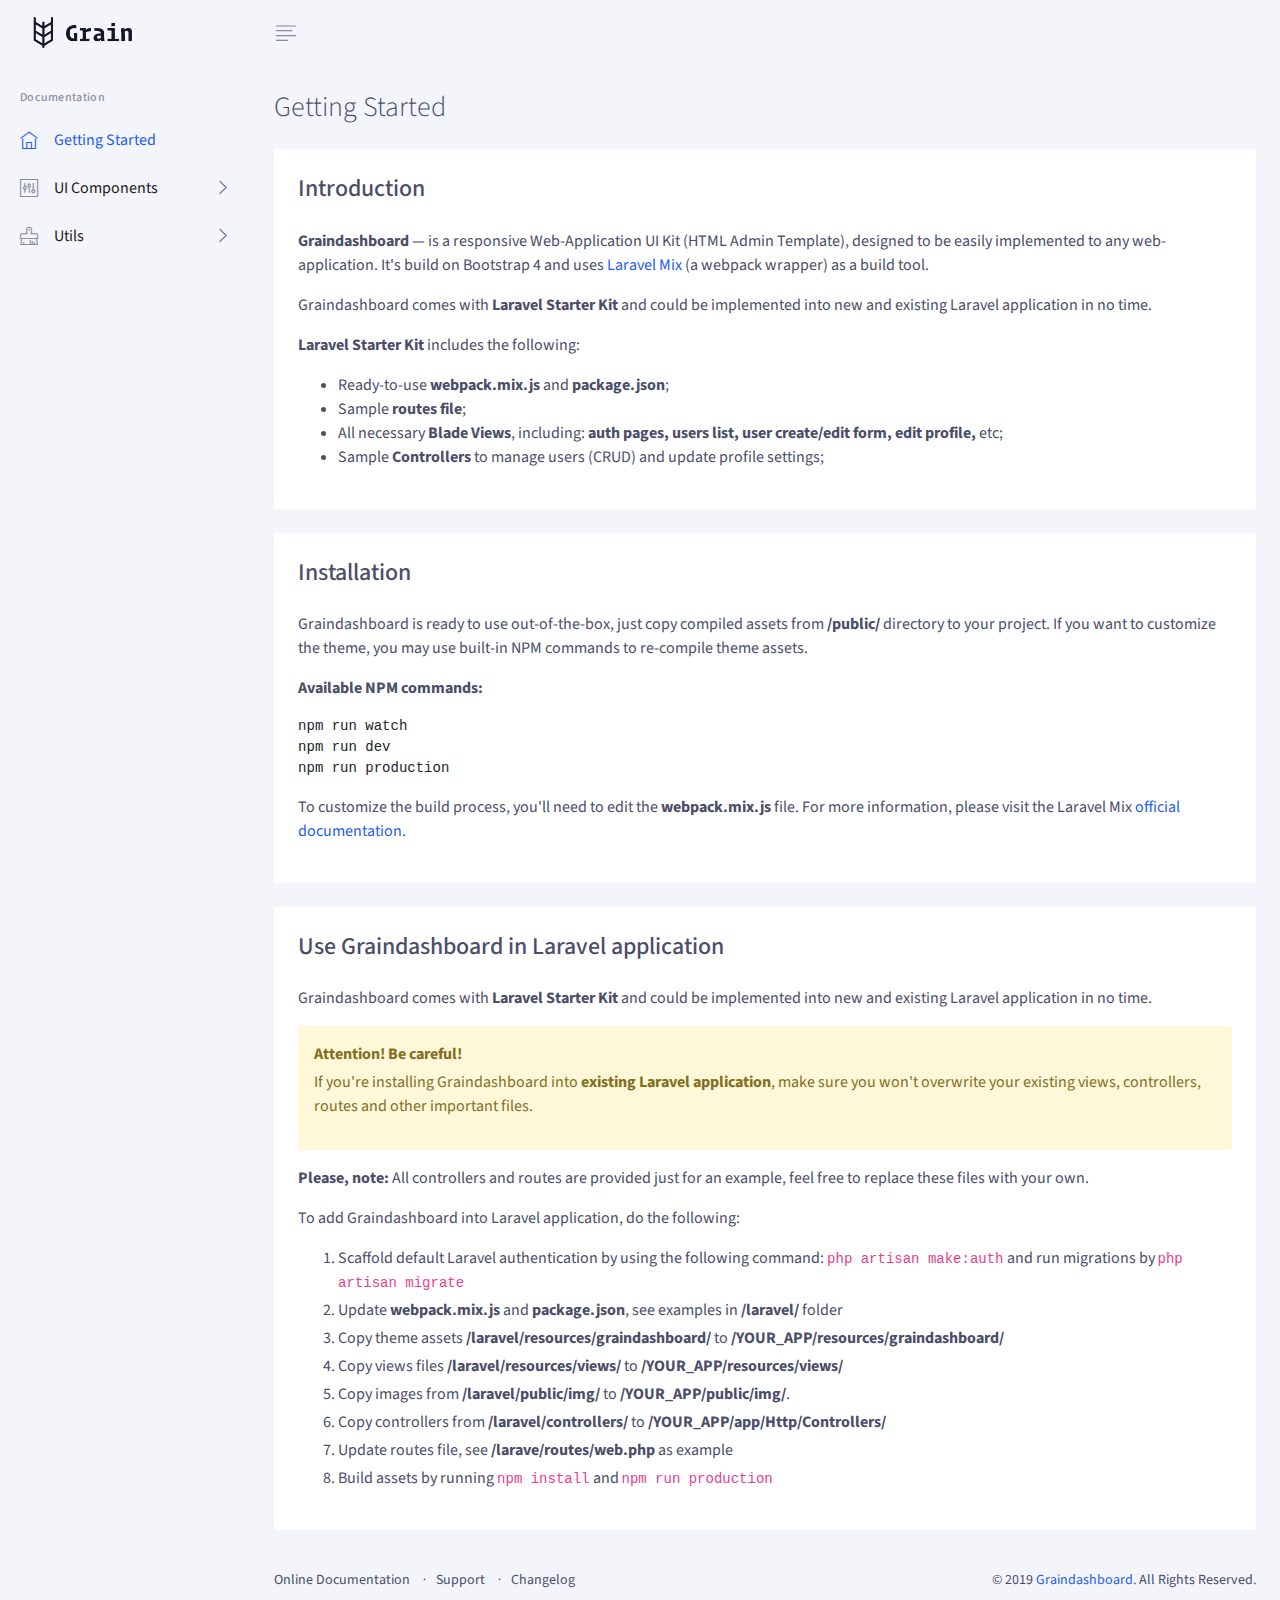
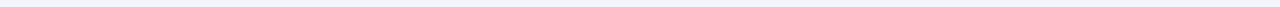
<file: documentation/index.html>
<!DOCTYPE html>
<html lang="en">
<head>
    <!-- Title -->
    <title>Documentation | Graindashboard UI Kit</title>

    <meta charset="utf-8">
    <meta name="viewport" content="width=device-width, initial-scale=1, shrink-to-fit=no">
    <meta http-equiv="x-ua-compatible" content="ie=edge">

    <!-- Favicon -->
    <link rel="shortcut icon" href="assets/img/favicon.ico">

    <!-- Template -->
    <link rel="stylesheet" href="assets/css/graindashboard.css">
</head>

<body class="has-sidebar has-fixed-sidebar-and-header">
<!-- Header -->
<header class="header bg-body">
    <nav class="navbar flex-nowrap p-0">
        <div class="navbar-brand-wrapper d-flex align-items-center col-auto">
            <!-- Logo For Mobile View -->
            <a class="navbar-brand navbar-brand-mobile" href="/">
                <img class="img-fluid w-100" src="assets/img/logo-mini.png" alt="Graindashboard">
            </a>
            <!-- End Logo For Mobile View -->

            <!-- Logo For Desktop View -->
            <a class="navbar-brand navbar-brand-desktop" href="/">
                <img class="side-nav-show-on-closed" src="assets/img/logo-mini.png" alt="Graindashboard" style="width: auto; height: 33px;">
                <img class="side-nav-hide-on-closed" src="assets/img/logo.png" alt="Graindashboard" style="width: auto; height: 33px;">
            </a>
            <!-- End Logo For Desktop View -->
        </div>

        <div class="header-content col px-md-3">
            <div class="d-flex align-items-center">
                <!-- Side Nav Toggle -->
                <a  class="js-side-nav header-invoker d-flex mr-md-2" href="#"
                    data-close-invoker="#sidebarClose"
                    data-target="#sidebar"
                    data-target-wrapper="body">
                    <i class="gd-align-left"></i>
                </a>
                <!-- End Side Nav Toggle -->
            </div>
        </div>
    </nav>
</header>
<!-- End Header -->

<main class="main">
    <!-- Sidebar Nav -->
    <aside id="sidebar" class="js-custom-scroll side-nav">
        <ul id="sideNav" class="side-nav-menu side-nav-menu-top-level mb-0">
            <!-- Title -->
            <li class="sidebar-heading h6">Documentation</li>
            <!-- End Title -->

            <!-- Getting Started -->
            <li class="side-nav-menu-item active">
                <a class="side-nav-menu-link media align-items-center" href="index.html">
              <span class="side-nav-menu-icon d-flex mr-3">
                <i class="gd-home"></i>
              </span>
                    <span class="side-nav-fadeout-on-closed media-body">Getting Started</span>
                </a>
            </li>
            <!-- End Getting Started -->

            <!-- UI Components -->
            <li class="side-nav-menu-item side-nav-has-menu">
                <a class="side-nav-menu-link media align-items-center" href="#"
                   data-target="#subComponents">
                  <span class="side-nav-menu-icon d-flex mr-3">
                    <i class="gd-panel"></i>
                  </span>
                    <span class="side-nav-fadeout-on-closed media-body">UI Components</span>
                    <span class="side-nav-control-icon d-flex">
                <i class="gd-angle-right side-nav-fadeout-on-closed"></i>
              </span>
                    <span class="side-nav__indicator side-nav-fadeout-on-closed"></span>
                </a>

                <!-- UI Components: subComponents -->
                <ul id="subComponents" class="side-nav-menu side-nav-menu-second-level mb-0">
                    <li class="side-nav-menu-item">
                        <a class="side-nav-menu-link" href="avatars.html">Avatars</a>
                    </li>
                    <li class="side-nav-menu-item">
                        <a class="side-nav-menu-link" href="alerts.html">Alerts</a>
                    </li>
                    <li class="side-nav-menu-item">
                        <a class="side-nav-menu-link" href="buttons.html">Buttons</a>
                    </li>
                    <li class="side-nav-menu-item">
                        <a class="side-nav-menu-link" href="breadcrumbs.html">Breadcrumbs</a>
                    </li>
                    <li class="side-nav-menu-item">
                        <a class="side-nav-menu-link" href="badges.html">Badges</a>
                    </li>
                    <li class="side-nav-menu-item">
                        <a class="side-nav-menu-link" href="cards.html">Cards</a>
                    </li>
                    <li class="side-nav-menu-item">
                        <a class="side-nav-menu-link" href="collapse.html">Collapse</a>
                    </li>
                    <li class="side-nav-menu-item">
                        <a class="side-nav-menu-link" href="dropdowns.html">Dropdowns</a>
                    </li>
                    <li class="side-nav-menu-item">
                        <a class="side-nav-menu-link" href="forms.html">Forms</a>
                    </li>
                    <li class="side-nav-menu-item">
                        <a class="side-nav-menu-link" href="icons.html">Icons</a>
                    </li>
                    <li class="side-nav-menu-item">
                        <a class="side-nav-menu-link" href="modals.html">Modals</a>
                    </li>
                    <li class="side-nav-menu-item">
                        <a class="side-nav-menu-link" href="navs.html">Navs</a>
                    </li>
                    <li class="side-nav-menu-item">
                        <a class="side-nav-menu-link" href="progress.html">Progress</a>
                    </li>
                    <li class="side-nav-menu-item">
                        <a class="side-nav-menu-link" href="pagination.html">Pagination</a>
                    </li>
                    <li class="side-nav-menu-item">
                        <a class="side-nav-menu-link" href="spinners.html">Spinners</a>
                    </li>
                    <li class="side-nav-menu-item">
                        <a class="side-nav-menu-link" href="toasts.html">Toasts</a>
                    </li>
                    <li class="side-nav-menu-item">
                        <a class="side-nav-menu-link" href="tables.html">Tables</a>
                    </li>
                    <li class="side-nav-menu-item">
                        <a class="side-nav-menu-link" href="typography.html">Typography</a>
                    </li>
                </ul>
                <!-- End UI Components: subComponents -->
            </li>
            <!-- End UI Components -->

            <!-- Utils -->
            <li class="side-nav-menu-item side-nav-has-menu">
                <a class="side-nav-menu-link media align-items-center" href="#"
                   data-target="#subUtils">
                  <span class="side-nav-menu-icon d-flex mr-3">
                    <i class="gd-brush-alt"></i>
                  </span>
                    <span class="side-nav-fadeout-on-closed media-body">Utils</span>
                    <span class="side-nav-control-icon d-flex">
                <i class="gd-angle-right side-nav-fadeout-on-closed"></i>
              </span>
                    <span class="side-nav__indicator side-nav-fadeout-on-closed"></span>
                </a>

                <!-- Utils: subUtils -->
                <ul id="subUtils" class="side-nav-menu side-nav-menu-second-level mb-0">
                    <li class="side-nav-menu-item">
                        <a class="side-nav-menu-link" href="background.html">Background</a>
                    </li>
                    <li class="side-nav-menu-item">
                        <a class="side-nav-menu-link" href="borders.html">Borders</a>
                    </li>
                    <li class="side-nav-menu-item">
                        <a class="side-nav-menu-link" href="colors.html">Colors</a>
                    </li>
                    <li class="side-nav-menu-item">
                        <a class="side-nav-menu-link" href="links.html">Links</a>
                    </li>
                    <li class="side-nav-menu-item">
                        <a class="side-nav-menu-link" href="positions.html">Positions</a>
                    </li>
                    <li class="side-nav-menu-item">
                        <a class="side-nav-menu-link" href="spacing.html">Spacing</a>
                    </li>
                    <li class="side-nav-menu-item">
                        <a class="side-nav-menu-link" href="transitions.html">Transitions</a>
                    </li>
                    <li class="side-nav-menu-item">
                        <a class="side-nav-menu-link" href="other.html">Other</a>
                    </li>
                </ul>
                <!-- End Utils: subUtils -->
            </li>
            <!-- End Utils -->

        </ul>
    </aside>
    <!-- End Sidebar Nav -->

    <div class="content">
        <div class="py-4 px-3 px-md-4">

            <div class="mb-3 mb-md-4 d-flex justify-content-between">
                <div class="h3 mb-0">Getting Started</div>
            </div>

            <div class="card mb-4">
                <div class="card-body">
                    <h4 class="card-title">Introduction</h4>
                    <p><strong>Graindashboard</strong> &mdash; is a responsive Web-Application UI Kit (HTML Admin Template), designed to be easily implemented to any web-application. It's build on Bootstrap 4 and uses <a href="https://github.com/JeffreyWay/laravel-mix" target="_blank">Laravel Mix</a> (a webpack wrapper) as a build tool.</p>
                    <p>Graindashboard comes with <strong>Laravel Starter Kit</strong> and could be implemented into new and existing Laravel application in no time.</p>
                    <p><strong>Laravel Starter Kit</strong> includes the following:</p>
                    <ul>
                        <li>Ready-to-use <strong>webpack.mix.js</strong> and <strong>package.json</strong>;</li>
                        <li>Sample <strong>routes file</strong>;</li>
                        <li>All necessary <strong>Blade Views</strong>, including: <strong>auth pages, users list, user create/edit form, edit profile,</strong> etc;</li>
                        <li>Sample <strong>Controllers</strong> to manage users (CRUD) and update profile settings;</li>
                    </ul>
                </div>
            </div>

            <div class="card mb-4">
                <div class="card-body">
                    <h4 class="card-title">Installation</h4>
                    <p>Graindashboard is ready to use out-of-the-box, just copy compiled assets from <strong>/public/</strong> directory to your project. If you want to customize the theme, you may use built-in NPM commands to re-compile theme assets.</p>
                    <p><strong>Available NPM commands:</strong></p>
<pre>
npm run watch
npm run dev
npm run production
</pre>
                    <p>To customize the build process, you'll need to edit the <strong>webpack.mix.js</strong> file. For more information, please visit the Laravel Mix <a href="https://laravel-mix.com/docs/4.0/basic-example/tree/master/docs#readme" target="_blank">official documentation</a>.</p>
                </div>
            </div>

            <div class="card">
                <div class="card-body">
                    <h4 class="card-title">Use Graindashboard in Laravel application</h4>
                    <p>Graindashboard comes with <strong>Laravel Starter Kit</strong> and could be implemented into new and existing Laravel application in no time.</p>

                    <div class="alert alert-warning" role="alert">
                        <strong class="d-block mb-1">Attention! Be careful!</strong>
                        <p>If you're installing Graindashboard into <strong>existing Laravel application</strong>, make sure you won't overwrite your existing views, controllers, routes and other important files.</p>
                    </div>

                    <p><strong>Please, note:</strong> All controllers and routes are provided just for an example, feel free to replace these files with your own.</p>

                    <p>To add Graindashboard into Laravel application, do the following:</p>
                    <ol>
                        <li class="mb-1">Scaffold default Laravel authentication by using the following command: <code>php artisan make:auth</code> and run migrations by <code>php artisan migrate</code></li>
                        <li class="mb-1">Update <strong>webpack.mix.js</strong> and <strong>package.json</strong>, see examples in <strong>/laravel/</strong> folder</li>
                        <li class="mb-1">Copy theme assets <strong>/laravel/resources/graindashboard/</strong> to <strong>/YOUR_APP/resources/graindashboard/</strong></li>
                        <li class="mb-1">Copy views files <strong>/laravel/resources/views/</strong> to <strong>/YOUR_APP/resources/views/</strong></li>
                        <li class="mb-1">Copy images from <strong>/laravel/public/img/</strong> to <strong>/YOUR_APP/public/img/</strong>.</li>
                        <li class="mb-1">Copy controllers from <strong>/laravel/controllers/</strong> to <strong>/YOUR_APP/app/Http/Controllers/</strong></li>
                        <li class="mb-1">Update routes file, see <strong>/larave/routes/web.php</strong> as example</li>
                        <li class="mb-1">Build assets by running <code>npm install</code> and <code>npm run production</code></li>
                    </ol>
                </div>
            </div>



        </div>

        <!-- Footer -->
        <footer class="small p-3 px-md-4 mt-auto">
            <div class="row justify-content-between">
                <div class="col-lg text-center text-lg-left mb-3 mb-lg-0">
                    <ul class="list-dot list-inline mb-0">
                        <li class="list-dot-item list-dot-item-not list-inline-item mr-lg-2"><a class="link-dark" href="https://graindashboard.com/documentation/" target="_blank">Online Documentation</a></li>
                        <li class="list-dot-item list-inline-item mr-lg-2"><a class="link-dark" href="mailto:support@graindashboard.com">Support</a></li>
                        <li class="list-dot-item list-inline-item mr-lg-2"><a class="link-dark" href="changelog.html">Changelog</a></li>
                    </ul>
                </div>


                <div class="col-lg text-center text-lg-right">
                    &copy; 2019 <a href="https://graindashboard.com" target="_blank">Graindashboard</a>. All Rights Reserved.
                </div>
            </div>
        </footer>
        <!-- End Footer -->
    </div>
</main>


<script src="assets/js/graindashboard.js"></script>
<script src="assets/js/graindashboard.vendor.js"></script>

</body>
</html>
</file>
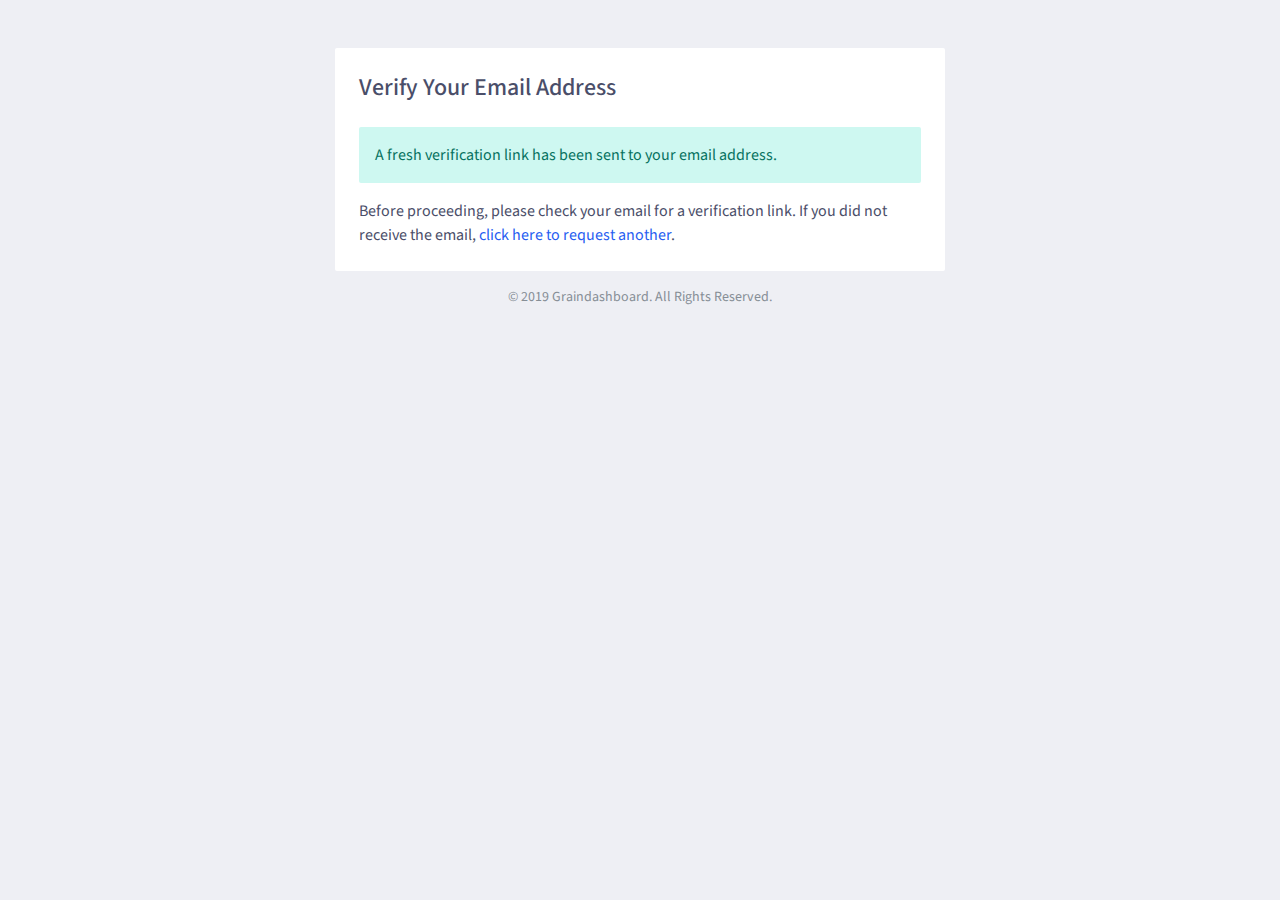
<file: email-verification.html>
<!DOCTYPE html>
<html lang="en">
  <head>
    <!-- Title -->
    <title>Verify Your Email Address | COVID-19</title>

    <meta charset="utf-8">
    <meta name="viewport" content="width=device-width, initial-scale=1, shrink-to-fit=no">
    <meta http-equiv="x-ua-compatible" content="ie=edge">

    <!-- Favicon -->
    <link rel="shortcut icon" href="public/img/covid19_response_icon.svg">

    <!-- Template -->
	<link rel="stylesheet" href="public/graindashboard/css/graindashboard.css">
	<link rel="stylesheet" href="style.css">
  </head>

  <body class="">

    <main class="main">

      <div class="content">

			<div class="container-fluid pb-5">

				<div class="row justify-content-md-center">
					<div class="card-wrapper col-12 col-md-6 mt-5">
						<div class="brand text-center mb-3">
							<!-- <a href="/"><img src="public/img/logo.png"></a> -->
						</div>
						<div class="card">
							<div class="card-body">
								<h4 class="card-title">Verify Your Email Address</h4>
								<div class="alert alert-success" role="alert">
									A fresh verification link has been sent to your email address.
								</div>

								Before proceeding, please check your email for a verification link.
								If you did not receive the email, <a href="#">click here to request another</a>.
							</div>
						</div>
						<footer class="footer mt-3">
							<div class="container-fluid">
								<div class="footer-content text-center small">
									<span class="text-muted">&copy; 2019 Graindashboard. All Rights Reserved.</span>
								</div>
							</div>
						</footer>
					</div>
				</div>



			</div>

      </div>
    </main>

	<script src="public/graindashboard/js/graindashboard.js"></script>
    <script src="public/graindashboard/js/graindashboard.vendor.js"></script>
  </body>
</html>
</file>
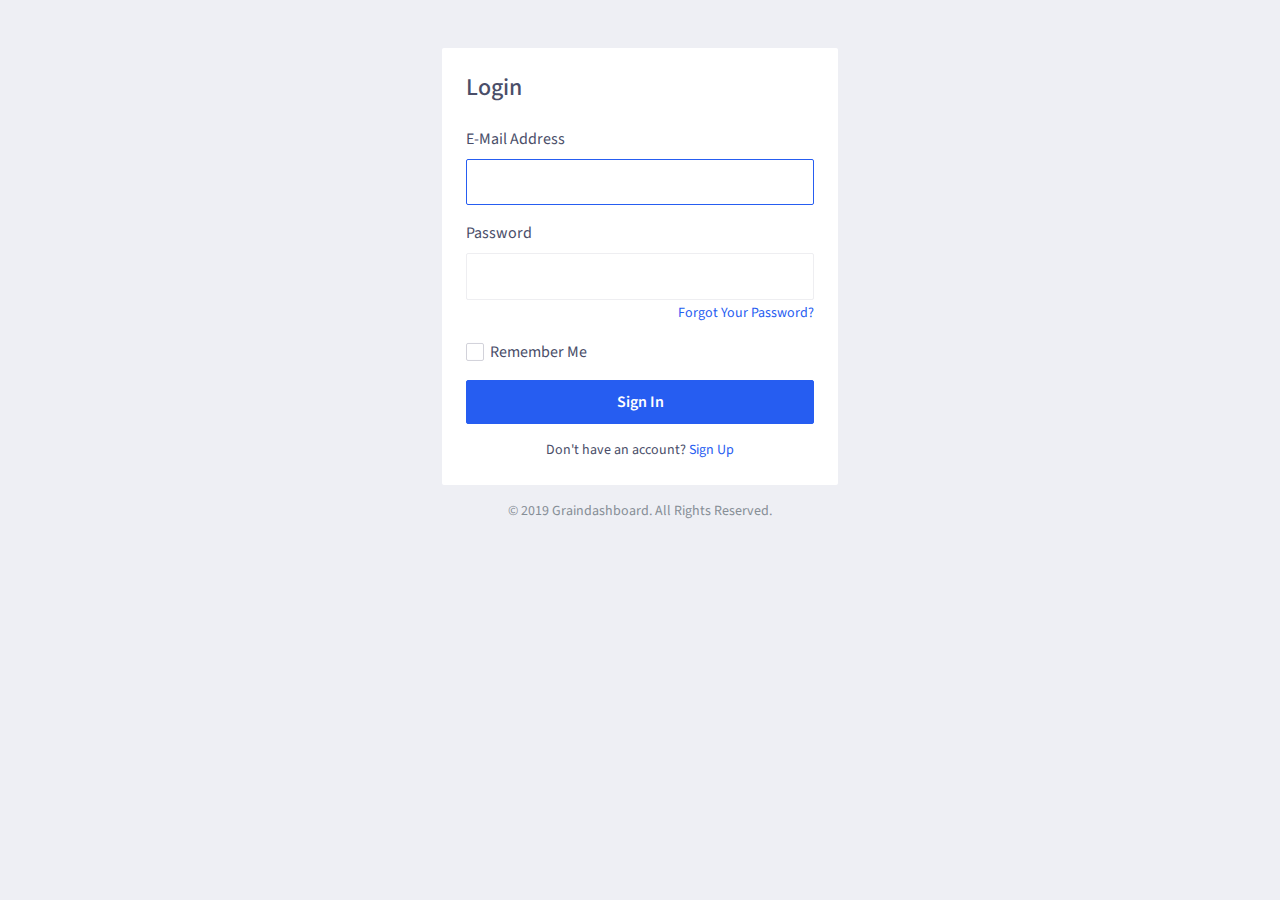
<file: login.html>
<!DOCTYPE html>
<html lang="en">
  <head>
    <!-- Title -->
    <title>Login | COVID-19</title>

    <meta charset="utf-8">
    <meta name="viewport" content="width=device-width, initial-scale=1, shrink-to-fit=no">
    <meta http-equiv="x-ua-compatible" content="ie=edge">

    <!-- Favicon -->
    <link rel="shortcut icon" href="public/img/covid19_response_icon.svg">

    <!-- Template -->
	<link rel="stylesheet" href="public/graindashboard/css/graindashboard.css">
	<link rel="stylesheet" href="style.css">
  </head>

  <body class="">

    <main class="main">

      <div class="content">

			<div class="container-fluid pb-5">

				<div class="row justify-content-md-center">
					<div class="card-wrapper col-12 col-md-4 mt-5">
						<div class="brand text-center mb-3">
							<!-- <a href="/"><img src="public/img/covid19_response_icon.svg"></a> -->
						</div>
						<div class="card">
							<div class="card-body">
								<h4 class="card-title">Login</h4>
								<form>
									<div class="form-group">
										<label for="email">E-Mail Address</label>
										<input id="email" type="email" class="form-control" name="email" required="" autofocus="">
									</div>

									<div class="form-group">
										<label for="password">Password
										</label>
										<input id="password" type="password" class="form-control" name="password" required="">
										<div class="text-right">
											<a href="password-reset.html" class="small">
												Forgot Your Password?
											</a>
										</div>
									</div>

									<div class="form-group">
										<div class="form-check position-relative mb-2">
										  <input type="checkbox" class="form-check-input d-none" id="remember" name="remember">
										  <label class="checkbox checkbox-xxs form-check-label ml-1" for="remember"
												 data-icon="&#xe936">Remember Me</label>
										</div>
									</div>

									<div class="form-group no-margin">
										<a href="/index.html" class="btn btn-primary btn-block">
											Sign In
										</a>
									</div>
									<div class="text-center mt-3 small">
										Don't have an account? <a href="register.html">Sign Up</a>
									</div>
								</form>
							</div>
						</div>
						<footer class="footer mt-3">
							<div class="container-fluid">
								<div class="footer-content text-center small">
									<span class="text-muted">&copy; 2019 Graindashboard. All Rights Reserved.</span>
								</div>
							</div>
						</footer>
					</div>
				</div>



			</div>

      </div>
    </main>

	<script src="public/graindashboard/js/graindashboard.js"></script>
    <script src="public/graindashboard/js/graindashboard.vendor.js"></script>
  </body>
</html>
</file>
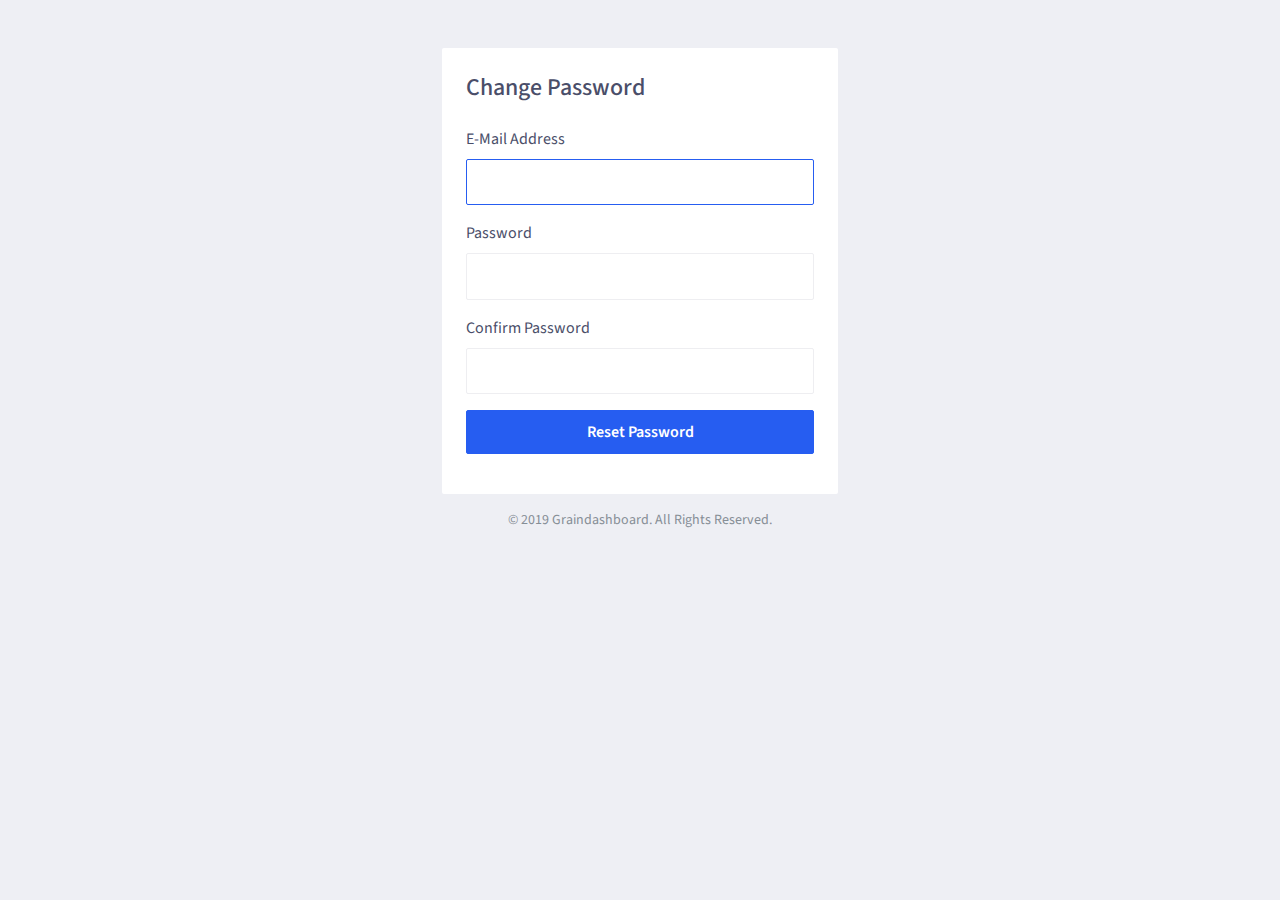
<file: password-reset-2.html>
<!DOCTYPE html>
<html lang="en">
  <head>
    <!-- Title -->
    <title>Reset Password | COVID-19</title>

    <meta charset="utf-8">
    <meta name="viewport" content="width=device-width, initial-scale=1, shrink-to-fit=no">
    <meta http-equiv="x-ua-compatible" content="ie=edge">

    <!-- Favicon -->
    <link rel="shortcut icon" href="public/img/covid19_response_icon.svg">

    <!-- Template -->
	<link rel="stylesheet" href="public/graindashboard/css/graindashboard.css">
	<link rel="stylesheet" href="style.css">
  </head>

  <body class="">

    <main class="main">

      <div class="content">

			<div class="container-fluid pb-5">

				<div class="row justify-content-md-center">
					<div class="card-wrapper col-12 col-md-4 mt-5">
						<div class="brand text-center mb-3">
							<!-- <a href="/"><img src="public/img/logo.png"></a> -->
						</div>
						<div class="card">
							<div class="card-body">
								<h4 class="card-title">Change Password</h4>
								<form>
									<div class="form-group">
										<label for="email">E-Mail Address</label>
										<input id="email" type="email" class="form-control" name="email" required="" autofocus="">
									</div>

									<div class="form-group">
										<label for="password">Password
										</label>
										<input id="password" type="password" class="form-control" name="password" required="">
									</div>
									
									<div class="form-group">
										<label for="password-confirm">Confirm Password
										</label>
										<input id="password-confirm" type="password" class="form-control" name="password_confirmation" required="">
									</div>

									<div class="form-group no-margin">
										<a href="/index.html" class="btn btn-primary btn-block">
											Reset Password
										</a>
									</div>
								</form>
							</div>
						</div>
						<footer class="footer mt-3">
							<div class="container-fluid">
								<div class="footer-content text-center small">
									<span class="text-muted">&copy; 2019 Graindashboard. All Rights Reserved.</span>
								</div>
							</div>
						</footer>
					</div>
				</div>



			</div>

      </div>
    </main>


	<script src="public/graindashboard/js/graindashboard.js"></script>
    <script src="public/graindashboard/js/graindashboard.vendor.js"></script>
    
  </body>
</html>
</file>
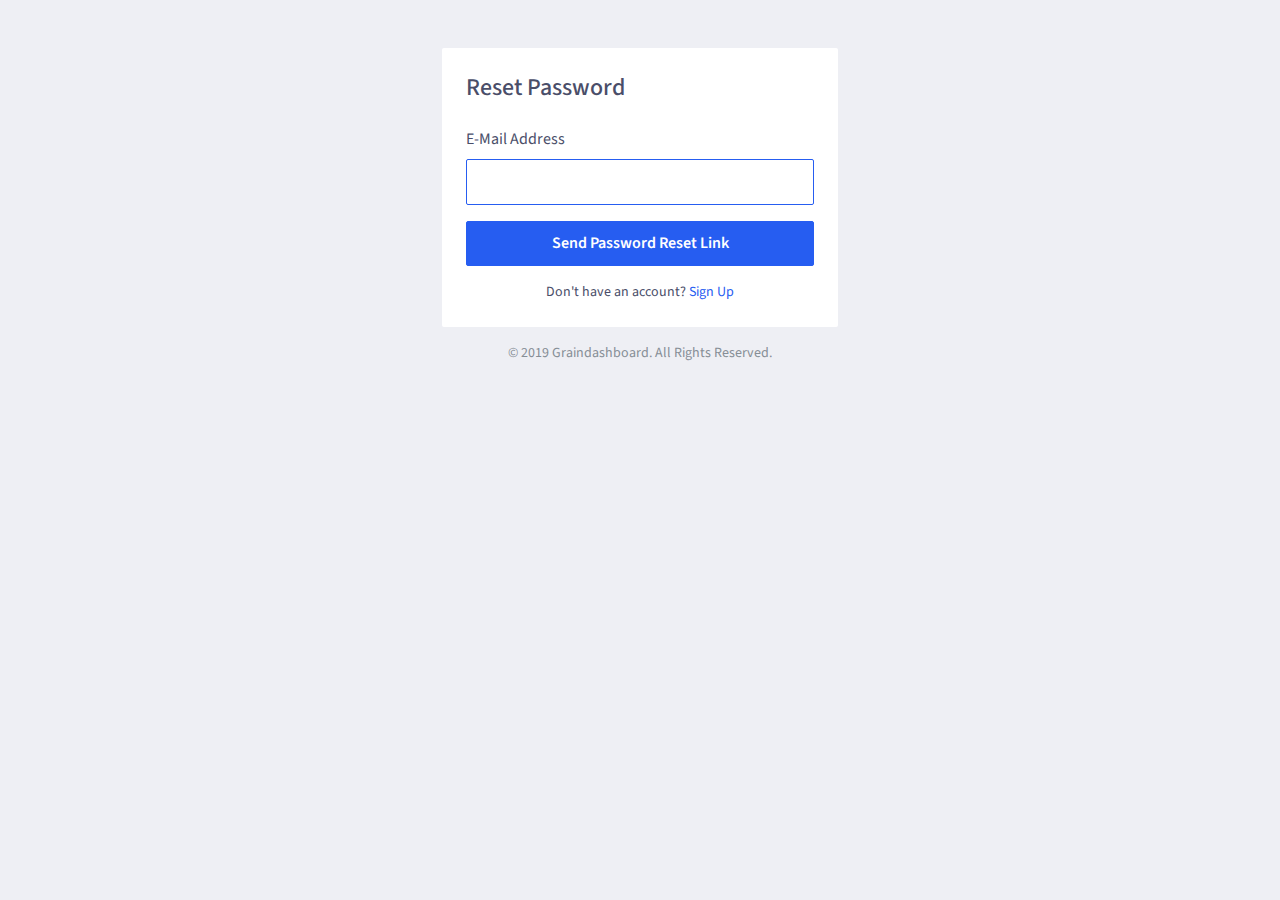
<file: password-reset.html>
<!DOCTYPE html>
<html lang="en">
  <head>
    <!-- Title -->
    <title>Reset Password | Graindashboard UI Kit</title>

    <meta charset="utf-8">
    <meta name="viewport" content="width=device-width, initial-scale=1, shrink-to-fit=no">
    <meta http-equiv="x-ua-compatible" content="ie=edge">

    <!-- Favicon -->
    <link rel="shortcut icon" href="public/img/covid19_response_icon.svg">

    <!-- Template -->
	<link rel="stylesheet" href="public/graindashboard/css/graindashboard.css">
	<link rel="stylesheet" href="style.css">
  </head>

  <body class="">

    <main class="main">

      <div class="content">

			<div class="container-fluid pb-5">

				<div class="row justify-content-md-center">
					<div class="card-wrapper col-12 col-md-4 mt-5">
						<div class="brand text-center mb-3">
							<!-- <a href="/"><img src="public/img/logo.png"></a> -->
						</div>
						<div class="card">
							<div class="card-body">
								<h4 class="card-title">Reset Password</h4>
								<form>
									<div class="form-group">
										<label for="email">E-Mail Address</label>
										<input id="email" type="email" class="form-control" name="email" required="" autofocus="">
									</div>

									<div class="form-group no-margin">
										<a href="/password-reset-2.html" class="btn btn-primary btn-block">
											Send Password Reset Link
										</a>
									</div>
									<div class="text-center mt-3 small">
										Don't have an account? <a href="register.html">Sign Up</a>
									</div>
								</form>
							</div>
						</div>
						<footer class="footer mt-3">
							<div class="container-fluid">
								<div class="footer-content text-center small">
									<span class="text-muted">&copy; 2019 Graindashboard. All Rights Reserved.</span>
								</div>
							</div>
						</footer>
					</div>
				</div>



			</div>

      </div>
    </main>


	<script src="public/graindashboard/js/graindashboard.js"></script>
    <script src="public/graindashboard/js/graindashboard.vendor.js"></script>
    
  </body>
</html>
</file>
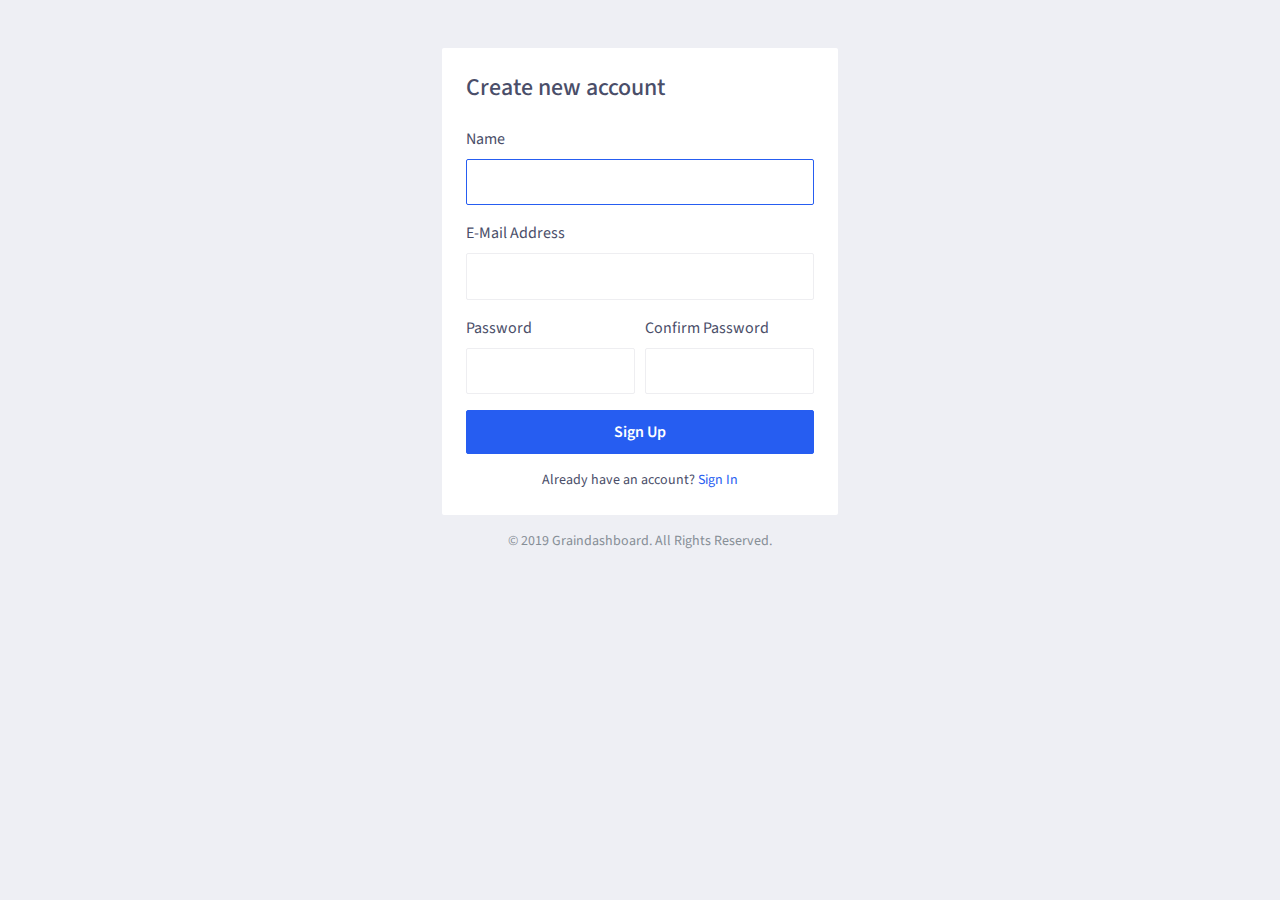
<file: register.html>
<!DOCTYPE html>
<html lang="en">
  <head>
    <!-- Title -->
    <title>Create new account | COVID-19</title>

    <meta charset="utf-8">
    <meta name="viewport" content="width=device-width, initial-scale=1, shrink-to-fit=no">
    <meta http-equiv="x-ua-compatible" content="ie=edge">

    <!-- Favicon -->
    <link rel="shortcut icon" href="public/img/covid19_response_icon.svg">

    <!-- Template -->
	<link rel="stylesheet" href="public/graindashboard/css/graindashboard.css">
	<link rel="stylesheet" href="style.css">
  </head>

  <body class="">

    <main class="main">

      <div class="content">

			<div class="container-fluid pb-5">

				<div class="row justify-content-md-center">
					<div class="card-wrapper col-12 col-md-4 mt-5">
						<div class="brand text-center mb-3">
							<!-- <a href="/"><img src="public/img/logo.png"></a> -->
						</div>
						<div class="card">
							<div class="card-body">
								<h4 class="card-title">Create new account</h4>
								<form>
			
									<div class="form-group">
										<label for="name">Name</label>
										<input type="text" class="form-control" id="name" name="name" required="" autofocus="">
									</div>

									<div class="form-group">
										<label for="email">E-Mail Address</label>
										<input id="email" type="email" class="form-control" name="email" required="">
									</div>

									<div class="form-row">
										<div class="form-group col-md-6">
											<label for="password">Password
											</label>
											<input id="password" type="password" class="form-control" name="password" required="">
										</div>
										<div class="form-group col-md-6">
											<label for="password-confirm">Confirm Password
											</label>
											<input id="password-confirm" type="password2" class="form-control" name="password_confirmation" required="">
										</div>
									</div>


									<div class="form-group no-margin">
										<a href="/index.html" class="btn btn-primary btn-block">
											Sign Up
										</a>
									</div>
									<div class="text-center mt-3 small">
										Already have an account? <a href="login.html">Sign In</a>
									</div>
								</form>
							</div>
						</div>
						<footer class="footer mt-3">
							<div class="container-fluid">
								<div class="footer-content text-center small">
									<span class="text-muted">&copy; 2019 Graindashboard. All Rights Reserved.</span>
								</div>
							</div>
						</footer>
					</div>
				</div>



			</div>

      </div>
    </main>


	<script src="public/graindashboard/js/graindashboard.js"></script>
    <script src="public/graindashboard/js/graindashboard.vendor.js"></script>
    
  </body>
</html>
</file>
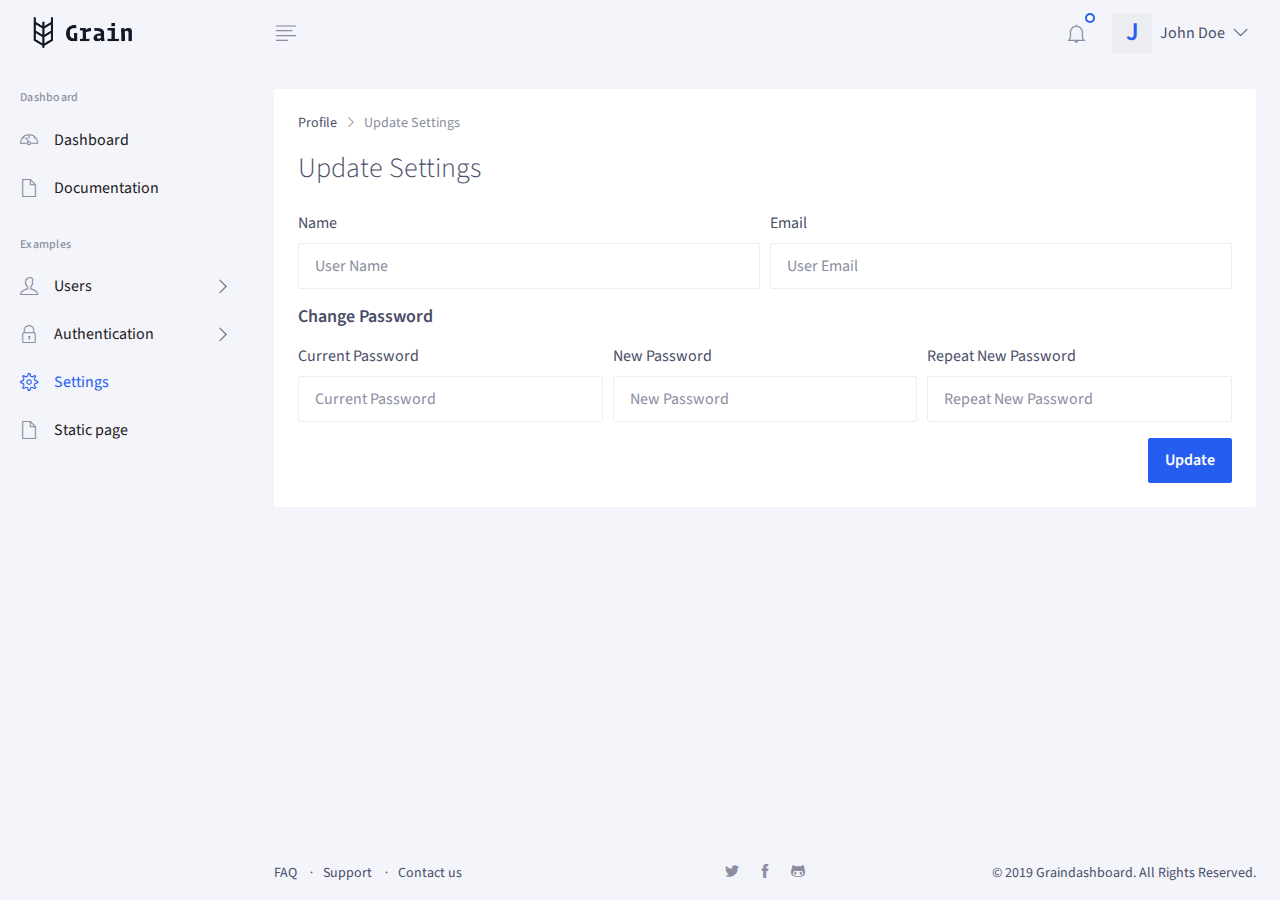
<file: settings.html>
<!DOCTYPE html>
<html lang="en">
<head>
    <!-- Title -->
    <title>Settings | Graindashboard UI Kit</title>

    <meta charset="utf-8">
    <meta name="viewport" content="width=device-width, initial-scale=1, shrink-to-fit=no">
    <meta http-equiv="x-ua-compatible" content="ie=edge">

    <!-- Favicon -->
    <link rel="shortcut icon" href="public/img/favicon.ico">

    <!-- Template -->
    <link rel="stylesheet" href="public/graindashboard/css/graindashboard.css">
</head>

<body class="has-sidebar has-fixed-sidebar-and-header">
<!-- Header -->
<header class="header bg-body">
    <nav class="navbar flex-nowrap p-0">
        <div class="navbar-brand-wrapper d-flex align-items-center col-auto">
            <!-- Logo For Mobile View -->
            <a class="navbar-brand navbar-brand-mobile" href="/">
                <img class="img-fluid w-100" src="public/img/logo-mini.png" alt="Graindashboard">
            </a>
            <!-- End Logo For Mobile View -->

            <!-- Logo For Desktop View -->
            <a class="navbar-brand navbar-brand-desktop" href="/">
                <img class="side-nav-show-on-closed" src="public/img/logo-mini.png" alt="Graindashboard" style="width: auto; height: 33px;">
                <img class="side-nav-hide-on-closed" src="public/img/logo.png" alt="Graindashboard" style="width: auto; height: 33px;">
            </a>
            <!-- End Logo For Desktop View -->
        </div>

        <div class="header-content col px-md-3">
            <div class="d-flex align-items-center">
                <!-- Side Nav Toggle -->
                <a  class="js-side-nav header-invoker d-flex mr-md-2" href="#"
                    data-close-invoker="#sidebarClose"
                    data-target="#sidebar"
                    data-target-wrapper="body">
                    <i class="gd-align-left"></i>
                </a>
                <!-- End Side Nav Toggle -->

                <!-- User Notifications -->
                <div class="dropdown ml-auto">
                    <a id="notificationsInvoker" class="header-invoker" href="#" aria-controls="notifications" aria-haspopup="true" aria-expanded="false" data-unfold-event="click" data-unfold-target="#notifications" data-unfold-type="css-animation" data-unfold-duration="300" data-unfold-animation-in="fadeIn" data-unfold-animation-out="fadeOut">
                        <span class="indicator indicator-bordered indicator-top-right indicator-primary rounded-circle"></span>
                        <i class="gd-bell"></i>
                    </a>

                    <div id="notifications" class="dropdown-menu dropdown-menu-center py-0 mt-4 w-18_75rem w-md-22_5rem unfold-css-animation unfold-hidden" aria-labelledby="notificationsInvoker" style="animation-duration: 300ms;">
                        <div class="card">
                            <div class="card-header d-flex align-items-center border-bottom py-3">
                                <h5 class="mb-0">Notifications</h5>
                                <a class="link small ml-auto" href="#">Clear All</a>
                            </div>

                            <div class="card-body p-0">
                                <div class="list-group list-group-flush">
                                    <div class="list-group-item list-group-item-action">
                                        <div class="d-flex align-items-center text-nowrap mb-2">
                                            <i class="gd-info-alt icon-text text-primary mr-2"></i>
                                            <h6 class="font-weight-semi-bold mb-0">New Update</h6>
                                            <span class="list-group-item-date text-muted ml-auto">just now</span>
                                        </div>
                                        <p class="mb-0">
                                            Order <strong>#10000</strong> has been updated.
                                        </p>
                                        <a class="list-group-item-closer text-muted" href="#"><i class="gd-close"></i></a>
                                    </div>
                                    <div class="list-group-item list-group-item-action">
                                        <div class="d-flex align-items-center text-nowrap mb-2">
                                            <i class="gd-info-alt icon-text text-primary mr-2"></i>
                                            <h6 class="font-weight-semi-bold mb-0">New Update</h6>
                                            <span class="list-group-item-date text-muted ml-auto">just now</span>
                                        </div>
                                        <p class="mb-0">
                                            Order <strong>#10001</strong> has been updated.
                                        </p>
                                        <a class="list-group-item-closer text-muted" href="#"><i class="gd-close"></i></a>
                                    </div>
                                </div>
                            </div>
                        </div>
                    </div>
                </div>
                <!-- End User Notifications -->
                <!-- User Avatar -->
                <div class="dropdown mx-3 dropdown ml-2">
                    <a id="profileMenuInvoker" class="header-complex-invoker" href="#" aria-controls="profileMenu" aria-haspopup="true" aria-expanded="false" data-unfold-event="click" data-unfold-target="#profileMenu" data-unfold-type="css-animation" data-unfold-duration="300" data-unfold-animation-in="fadeIn" data-unfold-animation-out="fadeOut">
                        <!--img class="avatar rounded-circle mr-md-2" src="#" alt="John Doe"-->
                        <span class="mr-md-2 avatar-placeholder">J</span>
                        <span class="d-none d-md-block">John Doe</span>
                        <i class="gd-angle-down d-none d-md-block ml-2"></i>
                    </a>

                    <ul id="profileMenu" class="unfold unfold-user unfold-light unfold-top unfold-centered position-absolute pt-2 pb-1 mt-4 unfold-css-animation unfold-hidden fadeOut" aria-labelledby="profileMenuInvoker" style="animation-duration: 300ms;">
                        <li class="unfold-item">
                            <a class="unfold-link d-flex align-items-center text-nowrap" href="#">
                    <span class="unfold-item-icon mr-3">
                      <i class="gd-user"></i>
                    </span>
                                My Profile
                            </a>
                        </li>
                        <li class="unfold-item unfold-item-has-divider">
                            <a class="unfold-link d-flex align-items-center text-nowrap" href="#">
                    <span class="unfold-item-icon mr-3">
                      <i class="gd-power-off"></i>
                    </span>
                                Sign Out
                            </a>
                        </li>
                    </ul>
                </div>
                <!-- End User Avatar -->
            </div>
        </div>
    </nav>
</header>
<!-- End Header -->

<main class="main">
    <!-- Sidebar Nav -->
    <aside id="sidebar" class="js-custom-scroll side-nav">
        <ul id="sideNav" class="side-nav-menu side-nav-menu-top-level mb-0">
            <!-- Title -->
            <li class="sidebar-heading h6">Dashboard</li>
            <!-- End Title -->

            <!-- Dashboard -->
            <li class="side-nav-menu-item">
                <a class="side-nav-menu-link media align-items-center" href="/">
              <span class="side-nav-menu-icon d-flex mr-3">
                <i class="gd-dashboard"></i>
              </span>
                    <span class="side-nav-fadeout-on-closed media-body">Dashboard</span>
                </a>
            </li>
            <!-- End Dashboard -->

            <!-- Documentation -->
            <li class="side-nav-menu-item">
                <a class="side-nav-menu-link media align-items-center" href="documentation/" target="_blank">
              <span class="side-nav-menu-icon d-flex mr-3">
                <i class="gd-file"></i>
              </span>
                    <span class="side-nav-fadeout-on-closed media-body">Documentation</span>
                </a>
            </li>
            <!-- End Documentation -->

            <!-- Title -->
            <li class="sidebar-heading h6">Examples</li>
            <!-- End Title -->

            <!-- Users -->
            <li class="side-nav-menu-item side-nav-has-menu">
                <a class="side-nav-menu-link media align-items-center" href="#"
                   data-target="#subUsers">
                  <span class="side-nav-menu-icon d-flex mr-3">
                    <i class="gd-user"></i>
                  </span>
                    <span class="side-nav-fadeout-on-closed media-body">Users</span>
                    <span class="side-nav-control-icon d-flex">
                <i class="gd-angle-right side-nav-fadeout-on-closed"></i>
              </span>
                    <span class="side-nav__indicator side-nav-fadeout-on-closed"></span>
                </a>

                <!-- Users: subUsers -->
                <ul id="subUsers" class="side-nav-menu side-nav-menu-second-level mb-0">
                    <li class="side-nav-menu-item">
                        <a class="side-nav-menu-link" href="users.html">All Users</a>
                    </li>
                    <li class="side-nav-menu-item">
                        <a class="side-nav-menu-link" href="user-edit.html">Add new</a>
                    </li>
                </ul>
                <!-- End Users: subUsers -->
            </li>
            <!-- End Users -->

            <!-- Authentication -->
            <li class="side-nav-menu-item side-nav-has-menu">
                <a class="side-nav-menu-link media align-items-center" href="#"
                   data-target="#subPages">
              <span class="side-nav-menu-icon d-flex mr-3">
                <i class="gd-lock"></i>
              </span>
                    <span class="side-nav-fadeout-on-closed media-body">Authentication</span>
                    <span class="side-nav-control-icon d-flex">
                <i class="gd-angle-right side-nav-fadeout-on-closed"></i>
              </span>
                    <span class="side-nav__indicator side-nav-fadeout-on-closed"></span>
                </a>

                <!-- Pages: subPages -->
                <ul id="subPages" class="side-nav-menu side-nav-menu-second-level mb-0">
                    <li class="side-nav-menu-item">
                        <a class="side-nav-menu-link" href="login.html">Login</a>
                    </li>
                    <li class="side-nav-menu-item">
                        <a class="side-nav-menu-link" href="register.html">Register</a>
                    </li>
                    <li class="side-nav-menu-item">
                        <a class="side-nav-menu-link" href="password-reset.html">Forgot Password</a>
                    </li>
                    <li class="side-nav-menu-item">
                        <a class="side-nav-menu-link" href="password-reset-2.html">Forgot Password 2</a>
                    </li>
                    <li class="side-nav-menu-item">
                        <a class="side-nav-menu-link" href="email-verification.html">Email Verification</a>
                    </li>
                </ul>
                <!-- End Pages: subPages -->
            </li>
            <!-- End Authentication -->

            <!-- Settings -->
            <li class="side-nav-menu-item active">
                <a class="side-nav-menu-link media align-items-center" href="settings.html">
              <span class="side-nav-menu-icon d-flex mr-3">
                <i class="gd-settings"></i>
              </span>
                    <span class="side-nav-fadeout-on-closed media-body">Settings</span>
                </a>
            </li>
            <!-- End Settings -->

            <!-- Static -->
            <li class="side-nav-menu-item">
                <a class="side-nav-menu-link media align-items-center" href="static-non-auth.html">
              <span class="side-nav-menu-icon d-flex mr-3">
                <i class="gd-file"></i>
              </span>
                    <span class="side-nav-fadeout-on-closed media-body">Static page</span>
                </a>
            </li>
            <!-- End Static -->

        </ul>
    </aside>
    <!-- End Sidebar Nav -->

    <div class="content">
        <div class="py-4 px-3 px-md-4">
            <div class="card mb-3 mb-md-4">

                <div class="card-body">
                    <!-- Breadcrumb -->
                    <nav class="d-none d-md-block" aria-label="breadcrumb">
                        <ol class="breadcrumb">
                            <li class="breadcrumb-item">
                                <a href="#">Profile</a>
                            </li>
                            <li class="breadcrumb-item active" aria-current="page">Update Settings</li>
                        </ol>
                    </nav>
                    <!-- End Breadcrumb -->

                    <div class="mb-3 mb-md-4 d-flex justify-content-between">
                        <div class="h3 mb-0">Update Settings</div>
                    </div>


                    <!-- Form -->
                    <div>
                        <form>
                            <div class="form-row">
                                <div class="form-group col-12 col-md-6">
                                    <label for="name">Name</label>
                                    <input type="text" class="form-control" value="" id="name" name="name" placeholder="User Name">
                                </div>
                                <div class="form-group col-12 col-md-6">
                                    <label for="email">Email</label>
                                    <input type="email" class="form-control" value="" id="email" name="email" placeholder="User Email">
                                </div>
                            </div>
                            <div class="form-row">
                                <div class="col-12">
                                    <div class="font-weight-semi-bold h5 mb-3">Change Password</div>
                                </div>
                                <div class="form-group col-12 col-md-4">
                                    <label for="old_password">Current Password</label>
                                    <input type="password" class="form-control" value="" id="old_password" name="old_password" placeholder="Current Password">
                                </div>
                                <div class="form-group col-12 col-md-4">
                                    <label for="password">New Password</label>
                                    <input type="password" class="form-control" value="" id="password" name="password" placeholder="New Password">
                                </div>
                                <div class="form-group col-12 col-md-4">
                                    <label for="password_confirm">Repeat New Password</label>
                                    <input type="password" class="form-control" value="" id="password_confirm" name="password_confirm" placeholder="Repeat New Password">
                                </div>
                            </div>
                            <button type="submit" class="btn btn-primary float-right">Update</button>
                        </form>
                    </div>
                    <!-- End Form -->
                </div>
            </div>


        </div>

        <!-- Footer -->
        <footer class="small p-3 px-md-4 mt-auto">
            <div class="row justify-content-between">
                <div class="col-lg text-center text-lg-left mb-3 mb-lg-0">
                    <ul class="list-dot list-inline mb-0">
                        <li class="list-dot-item list-dot-item-not list-inline-item mr-lg-2"><a class="link-dark" href="#">FAQ</a></li>
                        <li class="list-dot-item list-inline-item mr-lg-2"><a class="link-dark" href="#">Support</a></li>
                        <li class="list-dot-item list-inline-item mr-lg-2"><a class="link-dark" href="#">Contact us</a></li>
                    </ul>
                </div>

                <div class="col-lg text-center mb-3 mb-lg-0">
                    <ul class="list-inline mb-0">
                        <li class="list-inline-item mx-2"><a class="link-muted" href="#"><i class="gd-twitter-alt"></i></a></li>
                        <li class="list-inline-item mx-2"><a class="link-muted" href="#"><i class="gd-facebook"></i></a></li>
                        <li class="list-inline-item mx-2"><a class="link-muted" href="#"><i class="gd-github"></i></a></li>
                    </ul>
                </div>

                <div class="col-lg text-center text-lg-right">
                    &copy; 2019 Graindashboard. All Rights Reserved.
                </div>
            </div>
        </footer>
        <!-- End Footer -->
    </div>
</main>


<script src="public/graindashboard/js/graindashboard.js"></script>
<script src="public/graindashboard/js/graindashboard.vendor.js"></script>

</body>
</html>
</file>
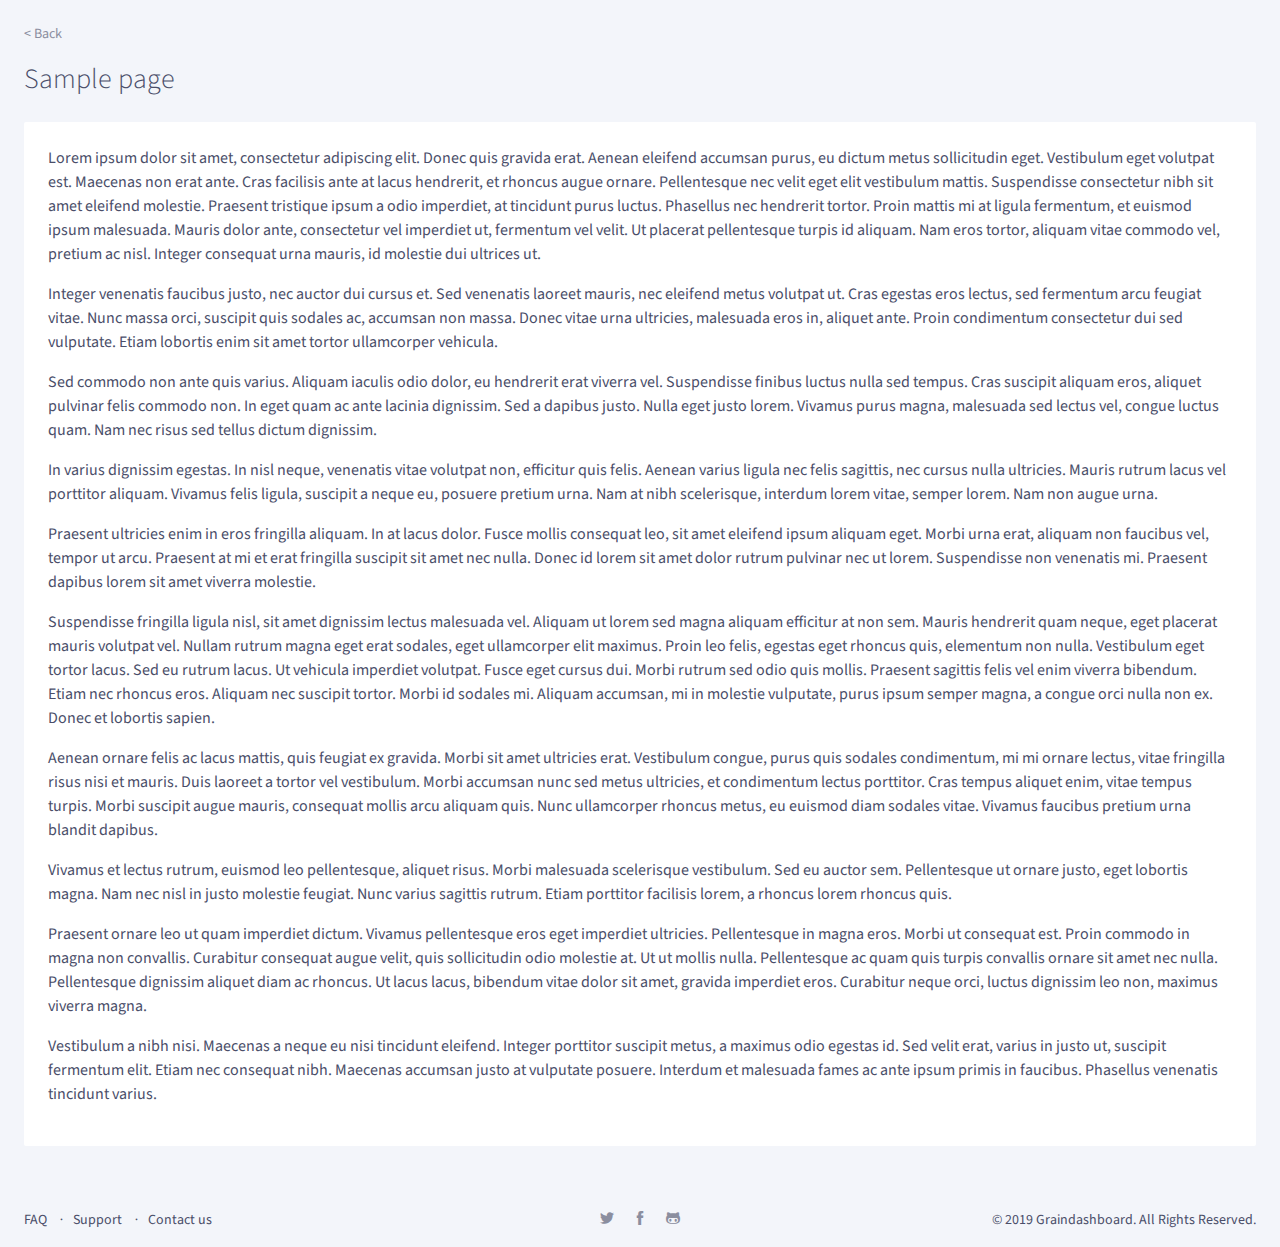
<file: static-non-auth.html>
<!DOCTYPE html>
<html lang="en">
  <head>
    <!-- Title -->
    <title>Static Page | Graindashboard UI Kit</title>

    <meta charset="utf-8">
    <meta name="viewport" content="width=device-width, initial-scale=1, shrink-to-fit=no">
    <meta http-equiv="x-ua-compatible" content="ie=edge">

    <!-- Favicon -->
    <link rel="shortcut icon" href="public/img/favicon.ico">

    <!-- Template -->
    <link rel="stylesheet" href="public/graindashboard/css/graindashboard.css">
  </head>

  <body class="">

    <main class="main">

      <div class="content">
        <div class="py-4 px-3 px-md-4">
          <!-- Breadcrumb -->
          <nav class="d-none d-md-block" aria-label="breadcrumb">
            <ol class="breadcrumb">
              <li class="breadcrumb-item">
                <a href="/" class="link-muted">&lt; Back</a>
              </li>
            </ol>
          </nav>
          <!-- End Breadcrumb -->

          <h1 class="h3 mb-3 mb-md-4">Sample page</h1>

          <!-- Page content -->
          <div class="card mb-3 mb-md-4">
            <div class="card-body">

<div id="lipsum">
<p>
Lorem ipsum dolor sit amet, consectetur adipiscing elit. Donec quis gravida erat. Aenean eleifend accumsan purus, eu dictum metus sollicitudin eget. Vestibulum eget volutpat est. Maecenas non erat ante. Cras facilisis ante at lacus hendrerit, et rhoncus augue ornare. Pellentesque nec velit eget elit vestibulum mattis. Suspendisse consectetur nibh sit amet eleifend molestie. Praesent tristique ipsum a odio imperdiet, at tincidunt purus luctus. Phasellus nec hendrerit tortor. Proin mattis mi at ligula fermentum, et euismod ipsum malesuada. Mauris dolor ante, consectetur vel imperdiet ut, fermentum vel velit. Ut placerat pellentesque turpis id aliquam. Nam eros tortor, aliquam vitae commodo vel, pretium ac nisl. Integer consequat urna mauris, id molestie dui ultrices ut.
</p>
<p>
Integer venenatis faucibus justo, nec auctor dui cursus et. Sed venenatis laoreet mauris, nec eleifend metus volutpat ut. Cras egestas eros lectus, sed fermentum arcu feugiat vitae. Nunc massa orci, suscipit quis sodales ac, accumsan non massa. Donec vitae urna ultricies, malesuada eros in, aliquet ante. Proin condimentum consectetur dui sed vulputate. Etiam lobortis enim sit amet tortor ullamcorper vehicula.
</p>
<p>
Sed commodo non ante quis varius. Aliquam iaculis odio dolor, eu hendrerit erat viverra vel. Suspendisse finibus luctus nulla sed tempus. Cras suscipit aliquam eros, aliquet pulvinar felis commodo non. In eget quam ac ante lacinia dignissim. Sed a dapibus justo. Nulla eget justo lorem. Vivamus purus magna, malesuada sed lectus vel, congue luctus quam. Nam nec risus sed tellus dictum dignissim.
</p>
<p>
In varius dignissim egestas. In nisl neque, venenatis vitae volutpat non, efficitur quis felis. Aenean varius ligula nec felis sagittis, nec cursus nulla ultricies. Mauris rutrum lacus vel porttitor aliquam. Vivamus felis ligula, suscipit a neque eu, posuere pretium urna. Nam at nibh scelerisque, interdum lorem vitae, semper lorem. Nam non augue urna.
</p>
<p>
Praesent ultricies enim in eros fringilla aliquam. In at lacus dolor. Fusce mollis consequat leo, sit amet eleifend ipsum aliquam eget. Morbi urna erat, aliquam non faucibus vel, tempor ut arcu. Praesent at mi et erat fringilla suscipit sit amet nec nulla. Donec id lorem sit amet dolor rutrum pulvinar nec ut lorem. Suspendisse non venenatis mi. Praesent dapibus lorem sit amet viverra molestie.
</p>
<p>
Suspendisse fringilla ligula nisl, sit amet dignissim lectus malesuada vel. Aliquam ut lorem sed magna aliquam efficitur at non sem. Mauris hendrerit quam neque, eget placerat mauris volutpat vel. Nullam rutrum magna eget erat sodales, eget ullamcorper elit maximus. Proin leo felis, egestas eget rhoncus quis, elementum non nulla. Vestibulum eget tortor lacus. Sed eu rutrum lacus. Ut vehicula imperdiet volutpat. Fusce eget cursus dui. Morbi rutrum sed odio quis mollis. Praesent sagittis felis vel enim viverra bibendum. Etiam nec rhoncus eros. Aliquam nec suscipit tortor. Morbi id sodales mi. Aliquam accumsan, mi in molestie vulputate, purus ipsum semper magna, a congue orci nulla non ex. Donec et lobortis sapien.
</p>
<p>
Aenean ornare felis ac lacus mattis, quis feugiat ex gravida. Morbi sit amet ultricies erat. Vestibulum congue, purus quis sodales condimentum, mi mi ornare lectus, vitae fringilla risus nisi et mauris. Duis laoreet a tortor vel vestibulum. Morbi accumsan nunc sed metus ultricies, et condimentum lectus porttitor. Cras tempus aliquet enim, vitae tempus turpis. Morbi suscipit augue mauris, consequat mollis arcu aliquam quis. Nunc ullamcorper rhoncus metus, eu euismod diam sodales vitae. Vivamus faucibus pretium urna blandit dapibus.
</p>
<p>
Vivamus et lectus rutrum, euismod leo pellentesque, aliquet risus. Morbi malesuada scelerisque vestibulum. Sed eu auctor sem. Pellentesque ut ornare justo, eget lobortis magna. Nam nec nisl in justo molestie feugiat. Nunc varius sagittis rutrum. Etiam porttitor facilisis lorem, a rhoncus lorem rhoncus quis.
</p>
<p>
Praesent ornare leo ut quam imperdiet dictum. Vivamus pellentesque eros eget imperdiet ultricies. Pellentesque in magna eros. Morbi ut consequat est. Proin commodo in magna non convallis. Curabitur consequat augue velit, quis sollicitudin odio molestie at. Ut ut mollis nulla. Pellentesque ac quam quis turpis convallis ornare sit amet nec nulla. Pellentesque dignissim aliquet diam ac rhoncus. Ut lacus lacus, bibendum vitae dolor sit amet, gravida imperdiet eros. Curabitur neque orci, luctus dignissim leo non, maximus viverra magna.
</p>
<p>
Vestibulum a nibh nisi. Maecenas a neque eu nisi tincidunt eleifend. Integer porttitor suscipit metus, a maximus odio egestas id. Sed velit erat, varius in justo ut, suscipit fermentum elit. Etiam nec consequat nibh. Maecenas accumsan justo at vulputate posuere. Interdum et malesuada fames ac ante ipsum primis in faucibus. Phasellus venenatis tincidunt varius.
</p></div>
            </div>
          </div>
          <!-- End Page Content -->


        </div>

        <!-- Footer -->
        <footer class="small  p-3 px-md-4 mt-auto">
          <div class="row justify-content-between">
            <div class="col-lg text-center text-lg-left mb-3 mb-lg-0">
              <ul class="list-dot list-inline mb-0">
                <li class="list-dot-item list-dot-item-not list-inline-item mr-lg-2"><a class="link-dark" href="#">FAQ</a></li>
                <li class="list-dot-item list-inline-item mr-lg-2"><a class="link-dark" href="#">Support</a></li>
                <li class="list-dot-item list-inline-item mr-lg-2"><a class="link-dark" href="#">Contact us</a></li>
              </ul>
            </div>

            <div class="col-lg text-center mb-3 mb-lg-0">
              <ul class="list-inline mb-0">
                <li class="list-inline-item mx-2"><a class="link-muted" href="#"><i class="gd-twitter-alt"></i></a></li>
                <li class="list-inline-item mx-2"><a class="link-muted" href="#"><i class="gd-facebook"></i></a></li>
                <li class="list-inline-item mx-2"><a class="link-muted" href="#"><i class="gd-github"></i></a></li>
              </ul>
            </div>

            <div class="col-lg text-center text-lg-right">
              &copy; 2019 Graindashboard. All Rights Reserved.
            </div>
          </div>
        </footer>
        <!-- End Footer -->
      </div>
    </main>

	<script src="public/graindashboard/js/graindashboard.js"></script>
    <script src="public/graindashboard/js/graindashboard.vendor.js"></script>
	
  </body>
</html>
</file>
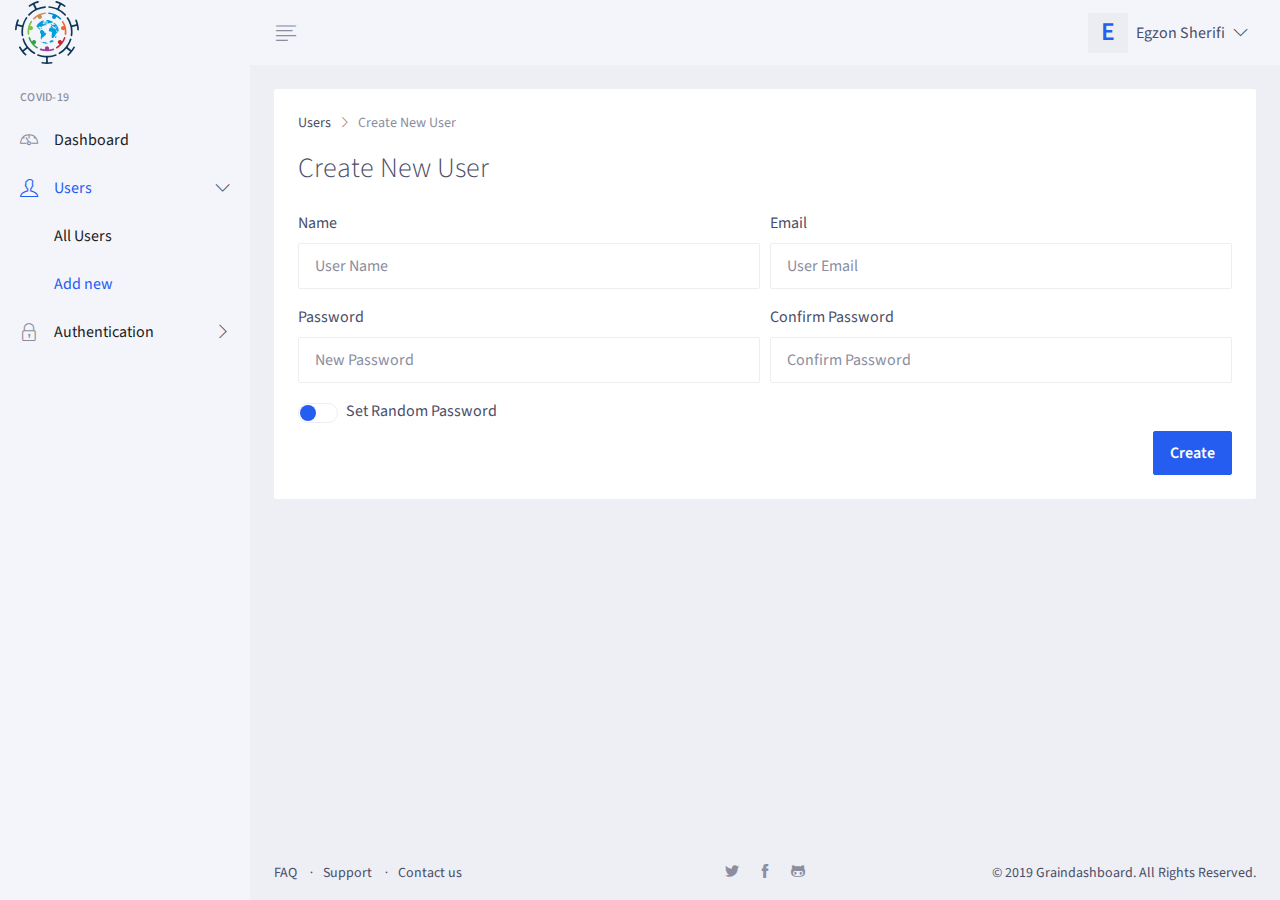
<file: user-edit.html>
<!DOCTYPE html>
<html lang="en">
<head>
    <!-- Title -->
    <title>Add new | COVID-19</title>

    <meta charset="utf-8">
    <meta name="viewport" content="width=device-width, initial-scale=1, shrink-to-fit=no">
    <meta http-equiv="x-ua-compatible" content="ie=edge">

    <!-- Favicon -->
    <link rel="shortcut icon" href="public/img/covid19_response_icon.svg">

    <!-- Template -->
    <link rel="stylesheet" href="public/graindashboard/css/graindashboard.css">
    <link rel="stylesheet" href="style.css">
</head>

<body class="has-sidebar has-fixed-sidebar-and-header">
<!-- Header -->
<header class="header bg-body">
    <nav class="navbar flex-nowrap p-0">
        <div class="navbar-brand-wrapper d-flex align-items-center col-auto">
            <!-- Logo For Mobile View -->
            <a class="navbar-brand navbar-brand-mobile" href="/">
                <img class="img-fluid w-100" src="public/img/logo-mini.png" alt="Graindashboard">
            </a>
            <!-- End Logo For Mobile View -->

            <!-- Logo For Desktop View -->
            <a class="navbar-brand navbar-brand-desktop" href="index.html">
                <img class="side-nav-hide-on-closed" src="public/img/covid19_response_icon.svg" alt="Graindashboard" style="width: auto; height: 63px;">
            </a>
            <!-- End Logo For Desktop View -->
        </div>

        <div class="header-content col px-md-3">
            <div class="d-flex align-items-center">
                <!-- Side Nav Toggle -->
                <a  class="js-side-nav header-invoker d-flex mr-md-2" href="#"
                    data-close-invoker="#sidebarClose"
                    data-target="#sidebar"
                    data-target-wrapper="body">
                    <i class="gd-align-left"></i>
                </a>
                <!-- End Side Nav Toggle -->

                <!-- User Notifications -->
                <div class="dropdown ml-auto">
                    <a id="notificationsInvoker" class="header-invoker" href="#" aria-controls="notifications" aria-haspopup="true" aria-expanded="false" data-unfold-event="click" data-unfold-target="#notifications" data-unfold-type="css-animation" data-unfold-duration="300" data-unfold-animation-in="fadeIn" data-unfold-animation-out="fadeOut">
                    </a>

                    <div id="notifications" class="dropdown-menu dropdown-menu-center py-0 mt-4 w-18_75rem w-md-22_5rem unfold-css-animation unfold-hidden" aria-labelledby="notificationsInvoker" style="animation-duration: 300ms;">
                        <div class="card">
                            <div class="card-header d-flex align-items-center border-bottom py-3">
                                <h5 class="mb-0">Notifications</h5>
                                <a class="link small ml-auto" href="#">Clear All</a>
                            </div>

                            <div class="card-body p-0">
                                <div class="list-group list-group-flush">
                                    <div class="list-group-item list-group-item-action">
                                        <div class="d-flex align-items-center text-nowrap mb-2">
                                            <i class="gd-info-alt icon-text text-primary mr-2"></i>
                                            <h6 class="font-weight-semi-bold mb-0">New Update</h6>
                                            <span class="list-group-item-date text-muted ml-auto">just now</span>
                                        </div>
                                        <p class="mb-0">
                                            Order <strong>#10000</strong> has been updated.
                                        </p>
                                        <a class="list-group-item-closer text-muted" href="#"><i class="gd-close"></i></a>
                                    </div>
                                    <div class="list-group-item list-group-item-action">
                                        <div class="d-flex align-items-center text-nowrap mb-2">
                                            <i class="gd-info-alt icon-text text-primary mr-2"></i>
                                            <h6 class="font-weight-semi-bold mb-0">New Update</h6>
                                            <span class="list-group-item-date text-muted ml-auto">just now</span>
                                        </div>
                                        <p class="mb-0">
                                            Order <strong>#10001</strong> has been updated.
                                        </p>
                                        <a class="list-group-item-closer text-muted" href="#"><i class="gd-close"></i></a>
                                    </div>
                                </div>
                            </div>
                        </div>
                    </div>
                </div>
                <!-- End User Notifications -->
                <!-- User Avatar -->
                <div class="dropdown mx-3 dropdown ml-2">
                    <a id="profileMenuInvoker" class="header-complex-invoker" href="#" aria-controls="profileMenu" aria-haspopup="true" aria-expanded="false" data-unfold-event="click" data-unfold-target="#profileMenu" data-unfold-type="css-animation" data-unfold-duration="300" data-unfold-animation-in="fadeIn" data-unfold-animation-out="fadeOut">
                        <!--img class="avatar rounded-circle mr-md-2" src="#" alt="John Doe"-->
                        <span class="mr-md-2 avatar-placeholder">E</span>
                        <span class="d-none d-md-block">Egzon Sherifi</span>
                        <i class="gd-angle-down d-none d-md-block ml-2"></i>
                    </a>

                    <ul id="profileMenu" class="unfold unfold-user unfold-light unfold-top unfold-centered position-absolute pt-2 pb-1 mt-4 unfold-css-animation unfold-hidden fadeOut" aria-labelledby="profileMenuInvoker" style="animation-duration: 300ms;">
                        <li class="unfold-item">
                            <a class="unfold-link d-flex align-items-center text-nowrap" href="#">
                    <span class="unfold-item-icon mr-3">
                      <i class="gd-user"></i>
                    </span>
                                My Profile
                            </a>
                        </li>
                        <li class="unfold-item unfold-item-has-divider">
                            <a class="unfold-link d-flex align-items-center text-nowrap" href="#">
                    <span class="unfold-item-icon mr-3">
                      <i class="gd-power-off"></i>
                    </span>
                                Sign Out
                            </a>
                        </li>
                    </ul>
                </div>
                <!-- End User Avatar -->
            </div>
        </div>
    </nav>
</header>
<!-- End Header -->

<main class="main">
    <!-- Sidebar Nav -->
    <aside id="sidebar" class="js-custom-scroll side-nav">
        <ul id="sideNav" class="side-nav-menu side-nav-menu-top-level mb-0">
            <!-- Title -->
            <li class="sidebar-heading h6">COVID-19</li>
            <!-- End Title -->

            <!-- Dashboard -->
            <li class="side-nav-menu-item">
                <a class="side-nav-menu-link media align-items-center" href="index.html">
              <span class="side-nav-menu-icon d-flex mr-3">
                <i class="gd-dashboard"></i>
              </span>
                    <span class="side-nav-fadeout-on-closed media-body">Dashboard</span>
                </a>
            </li>
            <!-- End Dashboard -->


            <!-- Users -->
            <li class="side-nav-menu-item side-nav-has-menu active side-nav-opened">
                <a class="side-nav-menu-link media align-items-center" href="#"
                   data-target="#subUsers">
                  <span class="side-nav-menu-icon d-flex mr-3">
                    <i class="gd-user"></i>
                  </span>
                    <span class="side-nav-fadeout-on-closed media-body">Users</span>
                    <span class="side-nav-control-icon d-flex">
                <i class="gd-angle-right side-nav-fadeout-on-closed"></i>
              </span>
                    <span class="side-nav__indicator side-nav-fadeout-on-closed"></span>
                </a>

                <!-- Users: subUsers -->
                <ul id="subUsers" class="side-nav-menu side-nav-menu-second-level mb-0" style="display: block;">
                    <li class="side-nav-menu-item">
                        <a class="side-nav-menu-link" href="users.html">All Users</a>
                    </li>
                    <li class="side-nav-menu-item active">
                        <a class="side-nav-menu-link" href="user-edit.html">Add new</a>
                    </li>
                </ul>
                <!-- End Users: subUsers -->
            </li>
            <!-- End Users -->

            <!-- Authentication -->
            <li class="side-nav-menu-item side-nav-has-menu">
                <a class="side-nav-menu-link media align-items-center" href="#"
                   data-target="#subPages">
              <span class="side-nav-menu-icon d-flex mr-3">
                <i class="gd-lock"></i>
              </span>
                    <span class="side-nav-fadeout-on-closed media-body">Authentication</span>
                    <span class="side-nav-control-icon d-flex">
                <i class="gd-angle-right side-nav-fadeout-on-closed"></i>
              </span>
                    <span class="side-nav__indicator side-nav-fadeout-on-closed"></span>
                </a>

                <!-- Pages: subPages -->
                <ul id="subPages" class="side-nav-menu side-nav-menu-second-level mb-0">
                    <li class="side-nav-menu-item">
                        <a class="side-nav-menu-link" href="login.html">Login</a>
                    </li>
                    <li class="side-nav-menu-item">
                        <a class="side-nav-menu-link" href="register.html">Register</a>
                    </li>
                    <li class="side-nav-menu-item">
                        <a class="side-nav-menu-link" href="password-reset.html">Forgot Password</a>
                    </li>
                    <li class="side-nav-menu-item">
                        <a class="side-nav-menu-link" href="password-reset-2.html">Change Password</a>
                    </li>
                    <li class="side-nav-menu-item">
                        <a class="side-nav-menu-link" href="email-verification.html">Email Verification</a>
                    </li>
                </ul>
                <!-- End Pages: subPages -->
            </li>
            <!-- End Authentication -->

      

           

        </ul>
    </aside>
    <!-- End Sidebar Nav -->

    <div class="content">
        <div class="py-4 px-3 px-md-4">
            <div class="card mb-3 mb-md-4">

                <div class="card-body">
                    <!-- Breadcrumb -->
                    <nav class="d-none d-md-block" aria-label="breadcrumb">
                        <ol class="breadcrumb">
                            <li class="breadcrumb-item">
                                <a href="#">Users</a>
                            </li>
                            <li class="breadcrumb-item active" aria-current="page">Create New User</li>
                        </ol>
                    </nav>
                    <!-- End Breadcrumb -->

                    <div class="mb-3 mb-md-4 d-flex justify-content-between">
                        <div class="h3 mb-0">Create New User</div>
                    </div>


                    <!-- Form -->
                    <div>
                        <form>
                            <div class="form-row">
                                <div class="form-group col-12 col-md-6">
                                    <label for="name">Name</label>
                                    <input type="text" class="form-control" value="" id="name" name="name" placeholder="User Name">
                                </div>
                                <div class="form-group col-12 col-md-6">
                                    <label for="email">Email</label>
                                    <input type="email" class="form-control" value="" id="email" name="email" placeholder="User Email">
                                </div>
                            </div>
                            <div class="form-row">
                                <div class="form-group col-12 col-md-6">
                                    <label for="password">Password</label>
                                    <input type="password" class="form-control" value="" id="password" name="password" placeholder="New Password">
                                </div>
                                <div class="form-group col-12 col-md-6">
                                    <label for="password_confirm">Confirm Password</label>
                                    <input type="password" class="form-control" value="" id="password_confirm" name="password_confirm" placeholder="Confirm Password">
                                </div>
                            </div>
                            <div class="custom-control custom-switch mb-2">
                                <input type="checkbox" class="custom-control-input" id="randomPassword">
                                <label class="custom-control-label" for="randomPassword">Set Random Password</label>
                            </div>

                            <button type="submit" class="btn btn-primary float-right">Create</button>
                        </form>
                    </div>
                    <!-- End Form -->
                </div>
            </div>


        </div>

        <!-- Footer -->
        <footer class="small p-3 px-md-4 mt-auto">
            <div class="row justify-content-between">
                <div class="col-lg text-center text-lg-left mb-3 mb-lg-0">
                    <ul class="list-dot list-inline mb-0">
                        <li class="list-dot-item list-dot-item-not list-inline-item mr-lg-2"><a class="link-dark" href="#">FAQ</a></li>
                        <li class="list-dot-item list-inline-item mr-lg-2"><a class="link-dark" href="#">Support</a></li>
                        <li class="list-dot-item list-inline-item mr-lg-2"><a class="link-dark" href="#">Contact us</a></li>
                    </ul>
                </div>

                <div class="col-lg text-center mb-3 mb-lg-0">
                    <ul class="list-inline mb-0">
                        <li class="list-inline-item mx-2"><a class="link-muted" href="#"><i class="gd-twitter-alt"></i></a></li>
                        <li class="list-inline-item mx-2"><a class="link-muted" href="#"><i class="gd-facebook"></i></a></li>
                        <li class="list-inline-item mx-2"><a class="link-muted" href="#"><i class="gd-github"></i></a></li>
                    </ul>
                </div>

                <div class="col-lg text-center text-lg-right">
                    &copy; 2019 Graindashboard. All Rights Reserved.
                </div>
            </div>
        </footer>
        <!-- End Footer -->
    </div>
</main>


<script src="public/graindashboard/js/graindashboard.js"></script>
<script src="public/graindashboard/js/graindashboard.vendor.js"></script>

</body>
</html>
</file>
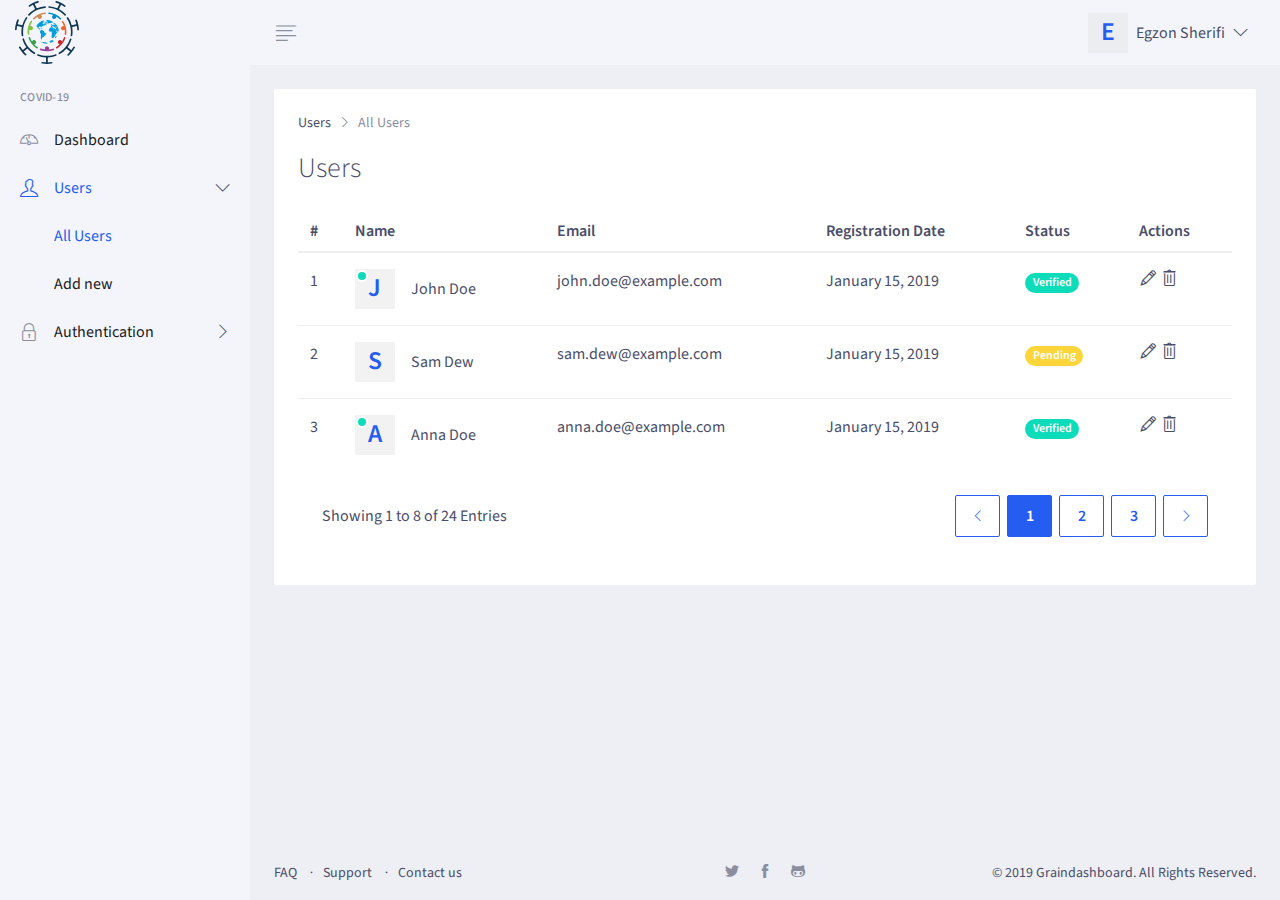
<file: users.html>
<!DOCTYPE html>
<html lang="en">
<head>
    <!-- Title -->
    <title>All Users | COVID-19</title>

    <meta charset="utf-8">
    <meta name="viewport" content="width=device-width, initial-scale=1, shrink-to-fit=no">
    <meta http-equiv="x-ua-compatible" content="ie=edge">

    <!-- Favicon -->
    <link rel="shortcut icon" href="public/img/covid19_response_icon.svg">

    <!-- Template -->
    <link rel="stylesheet" href="public/graindashboard/css/graindashboard.css">
    <link rel="stylesheet" href="style.css">
</head>

<body class="has-sidebar has-fixed-sidebar-and-header">
<!-- Header -->
<header class="header bg-body">
    <nav class="navbar flex-nowrap p-0">
        <div class="navbar-brand-wrapper d-flex align-items-center col-auto">
            <!-- Logo For Mobile View -->
            <a class="navbar-brand navbar-brand-mobile" href="/">
                <img class="img-fluid w-100" src="public/img/logo-mini.png" alt="Graindashboard">
            </a>
            <!-- End Logo For Mobile View -->

            <!-- Logo For Desktop View -->
            <a class="navbar-brand navbar-brand-desktop" href="index.html">
                <img class="side-nav-hide-on-closed" src="public/img/covid19_response_icon.svg" alt="Graindashboard" style="width: auto; height: 63px;">
            </a>
            <!-- End Logo For Desktop View -->
        </div>

        <div class="header-content col px-md-3">
            <div class="d-flex align-items-center">
                <!-- Side Nav Toggle -->
                <a  class="js-side-nav header-invoker d-flex mr-md-2" href="#"
                    data-close-invoker="#sidebarClose"
                    data-target="#sidebar"
                    data-target-wrapper="body">
                    <i class="gd-align-left"></i>
                </a>
                <!-- End Side Nav Toggle -->

                <!-- User Notifications -->
                <div class="dropdown ml-auto">
                    <a id="notificationsInvoker" class="header-invoker" href="#" aria-controls="notifications" aria-haspopup="true" aria-expanded="false" data-unfold-event="click" data-unfold-target="#notifications" data-unfold-type="css-animation" data-unfold-duration="300" data-unfold-animation-in="fadeIn" data-unfold-animation-out="fadeOut">
                    
                    </a>

                    <div id="notifications" class="dropdown-menu dropdown-menu-center py-0 mt-4 w-18_75rem w-md-22_5rem unfold-css-animation unfold-hidden" aria-labelledby="notificationsInvoker" style="animation-duration: 300ms;">
                        <div class="card">
                            <div class="card-header d-flex align-items-center border-bottom py-3">
                                <h5 class="mb-0">Notifications</h5>
                                <a class="link small ml-auto" href="#">Clear All</a>
                            </div>

                            <div class="card-body p-0">
                                <div class="list-group list-group-flush">
                                    <div class="list-group-item list-group-item-action">
                                        <div class="d-flex align-items-center text-nowrap mb-2">
                                            <i class="gd-info-alt icon-text text-primary mr-2"></i>
                                            <h6 class="font-weight-semi-bold mb-0">New Update</h6>
                                            <span class="list-group-item-date text-muted ml-auto">just now</span>
                                        </div>
                                        <p class="mb-0">
                                            Order <strong>#10000</strong> has been updated.
                                        </p>
                                        <a class="list-group-item-closer text-muted" href="#"><i class="gd-close"></i></a>
                                    </div>
                                    <div class="list-group-item list-group-item-action">
                                        <div class="d-flex align-items-center text-nowrap mb-2">
                                            <i class="gd-info-alt icon-text text-primary mr-2"></i>
                                            <h6 class="font-weight-semi-bold mb-0">New Update</h6>
                                            <span class="list-group-item-date text-muted ml-auto">just now</span>
                                        </div>
                                        <p class="mb-0">
                                            Order <strong>#10001</strong> has been updated.
                                        </p>
                                        <a class="list-group-item-closer text-muted" href="#"><i class="gd-close"></i></a>
                                    </div>
                                </div>
                            </div>
                        </div>
                    </div>
                </div>
                <!-- End User Notifications -->
                <!-- User Avatar -->
                <div class="dropdown mx-3 dropdown ml-2">
                    <a id="profileMenuInvoker" class="header-complex-invoker" href="#" aria-controls="profileMenu" aria-haspopup="true" aria-expanded="false" data-unfold-event="click" data-unfold-target="#profileMenu" data-unfold-type="css-animation" data-unfold-duration="300" data-unfold-animation-in="fadeIn" data-unfold-animation-out="fadeOut">
                        <!--img class="avatar rounded-circle mr-md-2" src="#" alt="John Doe"-->
                        <span class="mr-md-2 avatar-placeholder">E</span>
                        <span class="d-none d-md-block">Egzon Sherifi</span>
                        <i class="gd-angle-down d-none d-md-block ml-2"></i>
                    </a>

                    <ul id="profileMenu" class="unfold unfold-user unfold-light unfold-top unfold-centered position-absolute pt-2 pb-1 mt-4 unfold-css-animation unfold-hidden fadeOut" aria-labelledby="profileMenuInvoker" style="animation-duration: 300ms;">
                        <li class="unfold-item">
                            <a class="unfold-link d-flex align-items-center text-nowrap" href="#">
                    <span class="unfold-item-icon mr-3">
                      <i class="gd-user"></i>
                    </span>
                                My Profile
                            </a>
                        </li>
                        <li class="unfold-item unfold-item-has-divider">
                            <a class="unfold-link d-flex align-items-center text-nowrap" href="#">
                    <span class="unfold-item-icon mr-3">
                      <i class="gd-power-off"></i>
                    </span>
                                Sign Out
                            </a>
                        </li>
                    </ul>
                </div>
                <!-- End User Avatar -->
            </div>
        </div>
    </nav>
</header>
<!-- End Header -->

<main class="main">
    <!-- Sidebar Nav -->
    <aside id="sidebar" class="js-custom-scroll side-nav">
        <ul id="sideNav" class="side-nav-menu side-nav-menu-top-level mb-0">
            <!-- Title -->
            <li class="sidebar-heading h6">COVID-19</li>
            <!-- End Title -->

            <!-- Dashboard -->
            <li class="side-nav-menu-item">
                <a class="side-nav-menu-link media align-items-center" href="index.html">
              <span class="side-nav-menu-icon d-flex mr-3">
                <i class="gd-dashboard"></i>
              </span>
                    <span class="side-nav-fadeout-on-closed media-body">Dashboard</span>
                </a>
            </li>
            <!-- End Dashboard -->

            

   

            <!-- Users -->
            <li class="side-nav-menu-item side-nav-has-menu active side-nav-opened">
                <a class="side-nav-menu-link media align-items-center" href="#"
                   data-target="#subUsers">
                  <span class="side-nav-menu-icon d-flex mr-3">
                    <i class="gd-user"></i>
                  </span>
                    <span class="side-nav-fadeout-on-closed media-body">Users</span>
                    <span class="side-nav-control-icon d-flex">
                <i class="gd-angle-right side-nav-fadeout-on-closed"></i>
              </span>
                    <span class="side-nav__indicator side-nav-fadeout-on-closed"></span>
                </a>

                <!-- Users: subUsers -->
                <ul id="subUsers" class="side-nav-menu side-nav-menu-second-level mb-0" style="display: block;">
                    <li class="side-nav-menu-item active">
                        <a class="side-nav-menu-link" href="users.html">All Users</a>
                    </li>
                    <li class="side-nav-menu-item">
                        <a class="side-nav-menu-link" href="user-edit.html">Add new</a>
                    </li>
                </ul>
                <!-- End Users: subUsers -->
            </li>
            <!-- End Users -->

            <!-- Authentication -->
            <li class="side-nav-menu-item side-nav-has-menu">
                <a class="side-nav-menu-link media align-items-center" href="#"
                   data-target="#subPages">
              <span class="side-nav-menu-icon d-flex mr-3">
                <i class="gd-lock"></i>
              </span>
                    <span class="side-nav-fadeout-on-closed media-body">Authentication</span>
                    <span class="side-nav-control-icon d-flex">
                <i class="gd-angle-right side-nav-fadeout-on-closed"></i>
              </span>
                    <span class="side-nav__indicator side-nav-fadeout-on-closed"></span>
                </a>

                <!-- Pages: subPages -->
                <ul id="subPages" class="side-nav-menu side-nav-menu-second-level mb-0">
                    <li class="side-nav-menu-item">
                        <a class="side-nav-menu-link" href="login.html">Login</a>
                    </li>
                    <li class="side-nav-menu-item">
                        <a class="side-nav-menu-link" href="register.html">Register</a>
                    </li>
                    <li class="side-nav-menu-item">
                        <a class="side-nav-menu-link" href="password-reset.html">Forgot Password</a>
                    </li>
                    <li class="side-nav-menu-item">
                        <a class="side-nav-menu-link" href="password-reset-2.html">Change Password</a>
                    </li>
                    <li class="side-nav-menu-item">
                        <a class="side-nav-menu-link" href="email-verification.html">Email Verification</a>
                    </li>
                </ul>
                <!-- End Pages: subPages -->
            </li>
            <!-- End Authentication -->
        </ul>
    </aside>
    <!-- End Sidebar Nav -->

    <div class="content">
        <div class="py-4 px-3 px-md-4">
            <div class="card mb-3 mb-md-4">

                <div class="card-body">
                    <!-- Breadcrumb -->
                    <nav class="d-none d-md-block" aria-label="breadcrumb">
                        <ol class="breadcrumb">
                            <li class="breadcrumb-item">
                                <a href="#">Users</a>
                            </li>
                            <li class="breadcrumb-item active" aria-current="page">All Users</li>
                        </ol>
                    </nav>
                    <!-- End Breadcrumb -->

                    <div class="mb-3 mb-md-4 d-flex justify-content-between">
                        <div class="h3 mb-0">Users</div>
                    </div>


                    <!-- Users -->
                    <div class="table-responsive-xl">
                        <table class="table text-nowrap mb-0">
                            <thead>
                            <tr>
                                <th class="font-weight-semi-bold border-top-0 py-2">#</th>
                                <th class="font-weight-semi-bold border-top-0 py-2">Name</th>
                                <th class="font-weight-semi-bold border-top-0 py-2">Email</th>
                                <th class="font-weight-semi-bold border-top-0 py-2">Registration Date</th>
                                <th class="font-weight-semi-bold border-top-0 py-2">Status</th>
                                <th class="font-weight-semi-bold border-top-0 py-2">Actions</th>
                            </tr>
                            </thead>
                            <tbody>
                            <tr>
                                <td class="py-3">1</td>
                                <td class="align-middle py-3">
                                    <div class="d-flex align-items-center">
                                        <div class="position-relative mr-2">
                                            <span class="indicator indicator-lg indicator-bordered-reverse indicator-top-left indicator-success rounded-circle"></span>
                                            <!--img class="avatar rounded-circle" src="#" alt="John Doe"-->
                                            <span class="avatar-placeholder mr-md-2">J</span>
                                        </div>
                                        John Doe
                                    </div>
                                </td>
                                <td class="py-3">john.doe@example.com</td>
                                <td class="py-3">January 15, 2019</td>
                                <td class="py-3">
                                    <span class="badge badge-pill badge-success">Verified</span>
                                </td>
                                <td class="py-3">
                                    <div class="position-relative">
                                        <a class="link-dark d-inline-block" href="#">
                                            <i class="gd-pencil icon-text"></i>
                                        </a>
                                        <a class="link-dark d-inline-block" href="#">
                                            <i class="gd-trash icon-text"></i>
                                        </a>
                                    </div>
                                </td>
                            </tr>
                            <tr>
                                <td class="py-3">2</td>
                                <td class="align-middle py-3">
                                    <div class="d-flex align-items-center">
                                        <div class="position-relative mr-2">
                                            <!--img class="avatar rounded-circle" src="#" alt="John Doe"-->
                                            <span class="avatar-placeholder mr-md-2">S</span>
                                        </div>
                                        Sam Dew
                                    </div>
                                </td>
                                <td class="py-3">sam.dew@example.com</td>
                                <td class="py-3">January 15, 2019</td>
                                <td class="py-3">
                                    <span class="badge badge-pill badge-warning">Pending</span>
                                </td>
                                <td class="py-3">
                                    <div class="position-relative">
                                        <a class="link-dark d-inline-block" href="#">
                                            <i class="gd-pencil icon-text"></i>
                                        </a>
                                        <a class="link-dark d-inline-block" href="#">
                                            <i class="gd-trash icon-text"></i>
                                        </a>
                                    </div>
                                </td>
                            </tr>
                            <tr>
                                <td class="py-3">3</td>
                                <td class="align-middle py-3">
                                    <div class="d-flex align-items-center">
                                        <div class="position-relative mr-2">
                                            <span class="indicator indicator-lg indicator-bordered-reverse indicator-top-left indicator-success rounded-circle"></span>
                                            <!--img class="avatar rounded-circle" src="#" alt="John Doe"-->
                                            <span class="avatar-placeholder mr-md-2">A</span>
                                        </div>
                                        Anna Doe
                                    </div>
                                </td>
                                <td class="py-3">anna.doe@example.com</td>
                                <td class="py-3">January 15, 2019</td>
                                <td class="py-3">
                                    <span class="badge badge-pill badge-success">Verified</span>
                                </td>
                                <td class="py-3">
                                    <div class="position-relative">
                                        <a class="link-dark d-inline-block" href="#">
                                            <i class="gd-pencil icon-text"></i>
                                        </a>
                                        <a class="link-dark d-inline-block" href="#">
                                            <i class="gd-trash icon-text"></i>
                                        </a>
                                    </div>
                                </td>
                            </tr>
                            </tbody>
                        </table>
                        <div class="card-footer d-block d-md-flex align-items-center d-print-none">
                            <div class="d-flex mb-2 mb-md-0">Showing 1 to 8 of 24 Entries</div>

                            <nav class="d-flex ml-md-auto d-print-none" aria-label="Pagination"><ul class="pagination justify-content-end font-weight-semi-bold mb-0">				<li class="page-item">				<a id="datatablePaginationPrev" class="page-link" href="#!" aria-label="Previous"><i class="gd-angle-left icon-text icon-text-xs d-inline-block"></i></a>				</li><li class="page-item d-none d-md-block"><a id="datatablePaginationPage0" class="page-link active" href="#!" data-dt-page-to="0">1</a></li><li class="page-item d-none d-md-block"><a id="datatablePagination1" class="page-link" href="#!" data-dt-page-to="1">2</a></li><li class="page-item d-none d-md-block"><a id="datatablePagination2" class="page-link" href="#!" data-dt-page-to="2">3</a></li><li class="page-item">				<a id="datatablePaginationNext" class="page-link" href="#!" aria-label="Next"><i class="gd-angle-right icon-text icon-text-xs d-inline-block"></i></a>				</li>				</ul></nav>
                        </div>
                    </div>
                    <!-- End Users -->
                </div>
            </div>


        </div>

        <!-- Footer -->
        <footer class="small p-3 px-md-4 mt-auto">
            <div class="row justify-content-between">
                <div class="col-lg text-center text-lg-left mb-3 mb-lg-0">
                    <ul class="list-dot list-inline mb-0">
                        <li class="list-dot-item list-dot-item-not list-inline-item mr-lg-2"><a class="link-dark" href="#">FAQ</a></li>
                        <li class="list-dot-item list-inline-item mr-lg-2"><a class="link-dark" href="#">Support</a></li>
                        <li class="list-dot-item list-inline-item mr-lg-2"><a class="link-dark" href="#">Contact us</a></li>
                    </ul>
                </div>

                <div class="col-lg text-center mb-3 mb-lg-0">
                    <ul class="list-inline mb-0">
                        <li class="list-inline-item mx-2"><a class="link-muted" href="#"><i class="gd-twitter-alt"></i></a></li>
                        <li class="list-inline-item mx-2"><a class="link-muted" href="#"><i class="gd-facebook"></i></a></li>
                        <li class="list-inline-item mx-2"><a class="link-muted" href="#"><i class="gd-github"></i></a></li>
                    </ul>
                </div>

                <div class="col-lg text-center text-lg-right">
                    &copy; 2019 Graindashboard. All Rights Reserved.
                </div>
            </div>
        </footer>
        <!-- End Footer -->
    </div>
</main>


<script src="public/graindashboard/js/graindashboard.js"></script>
<script src="public/graindashboard/js/graindashboard.vendor.js"></script>

</body>
</html>
</file>
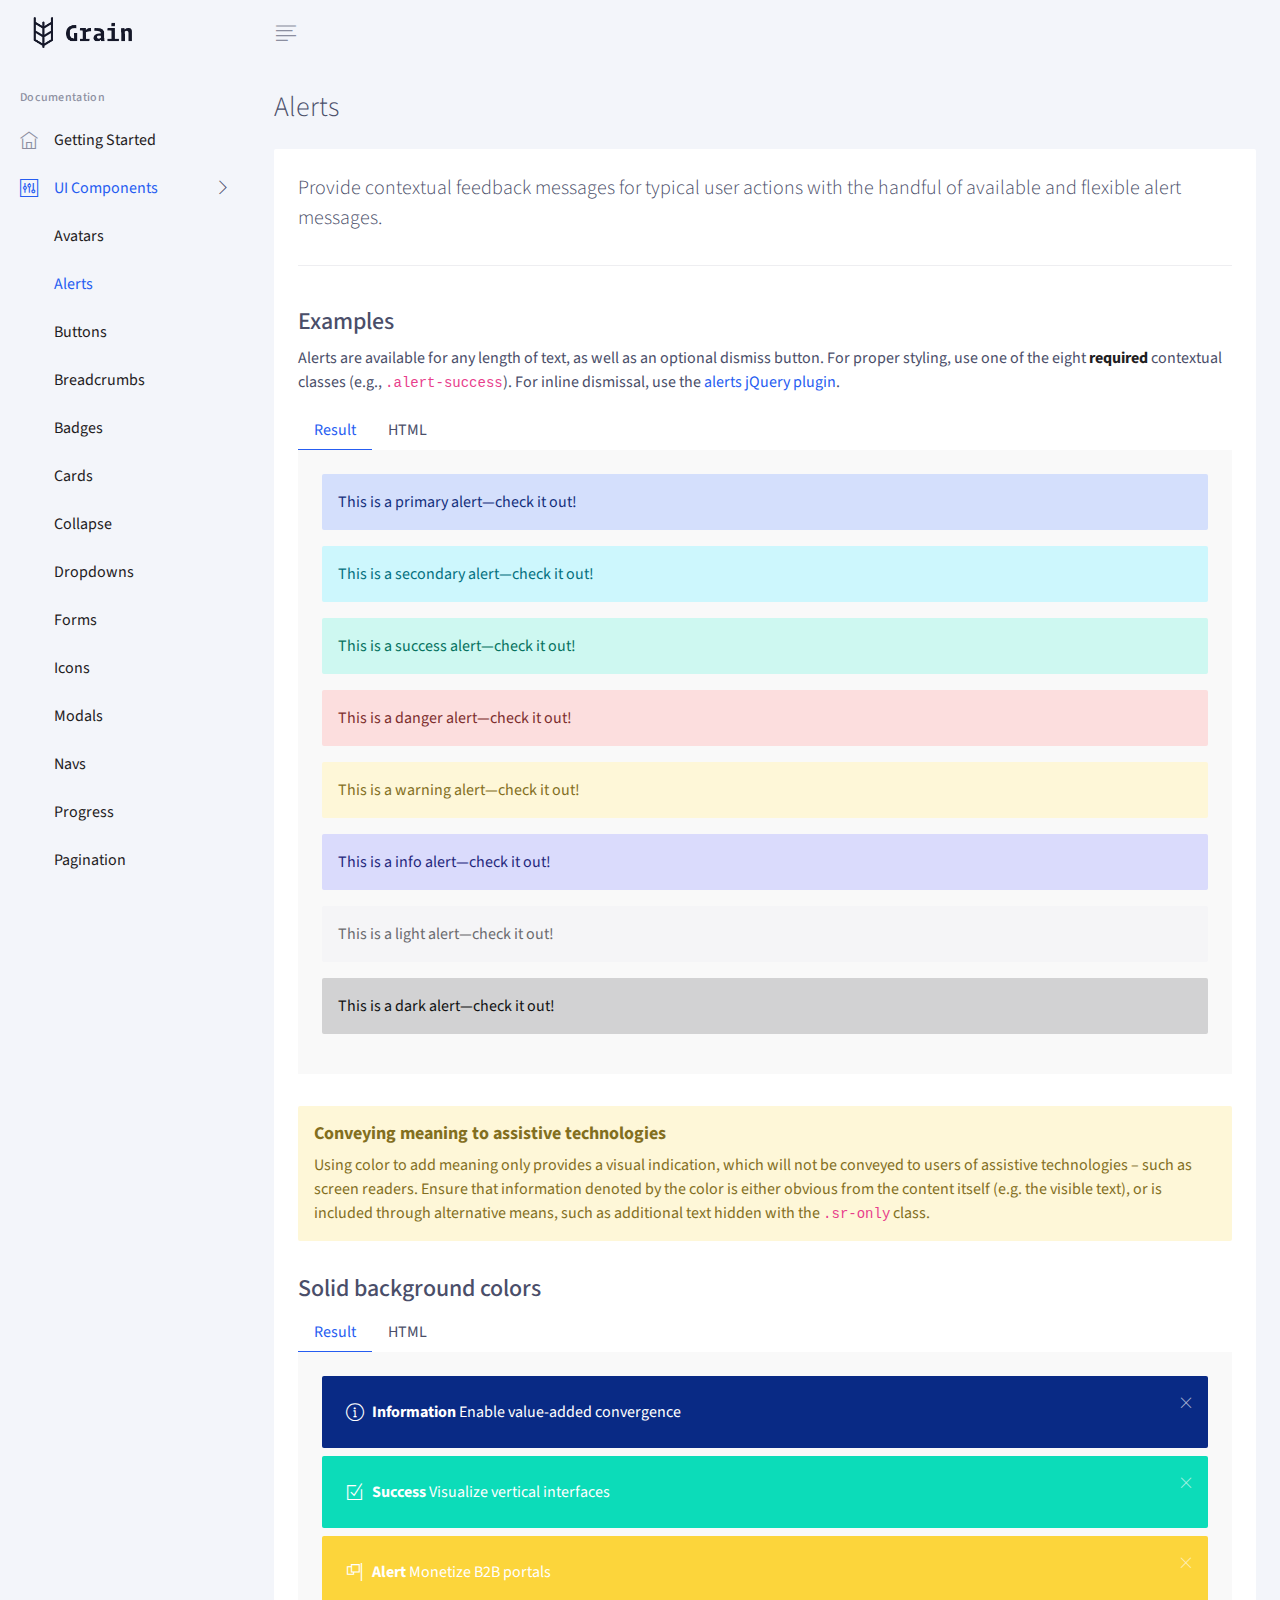
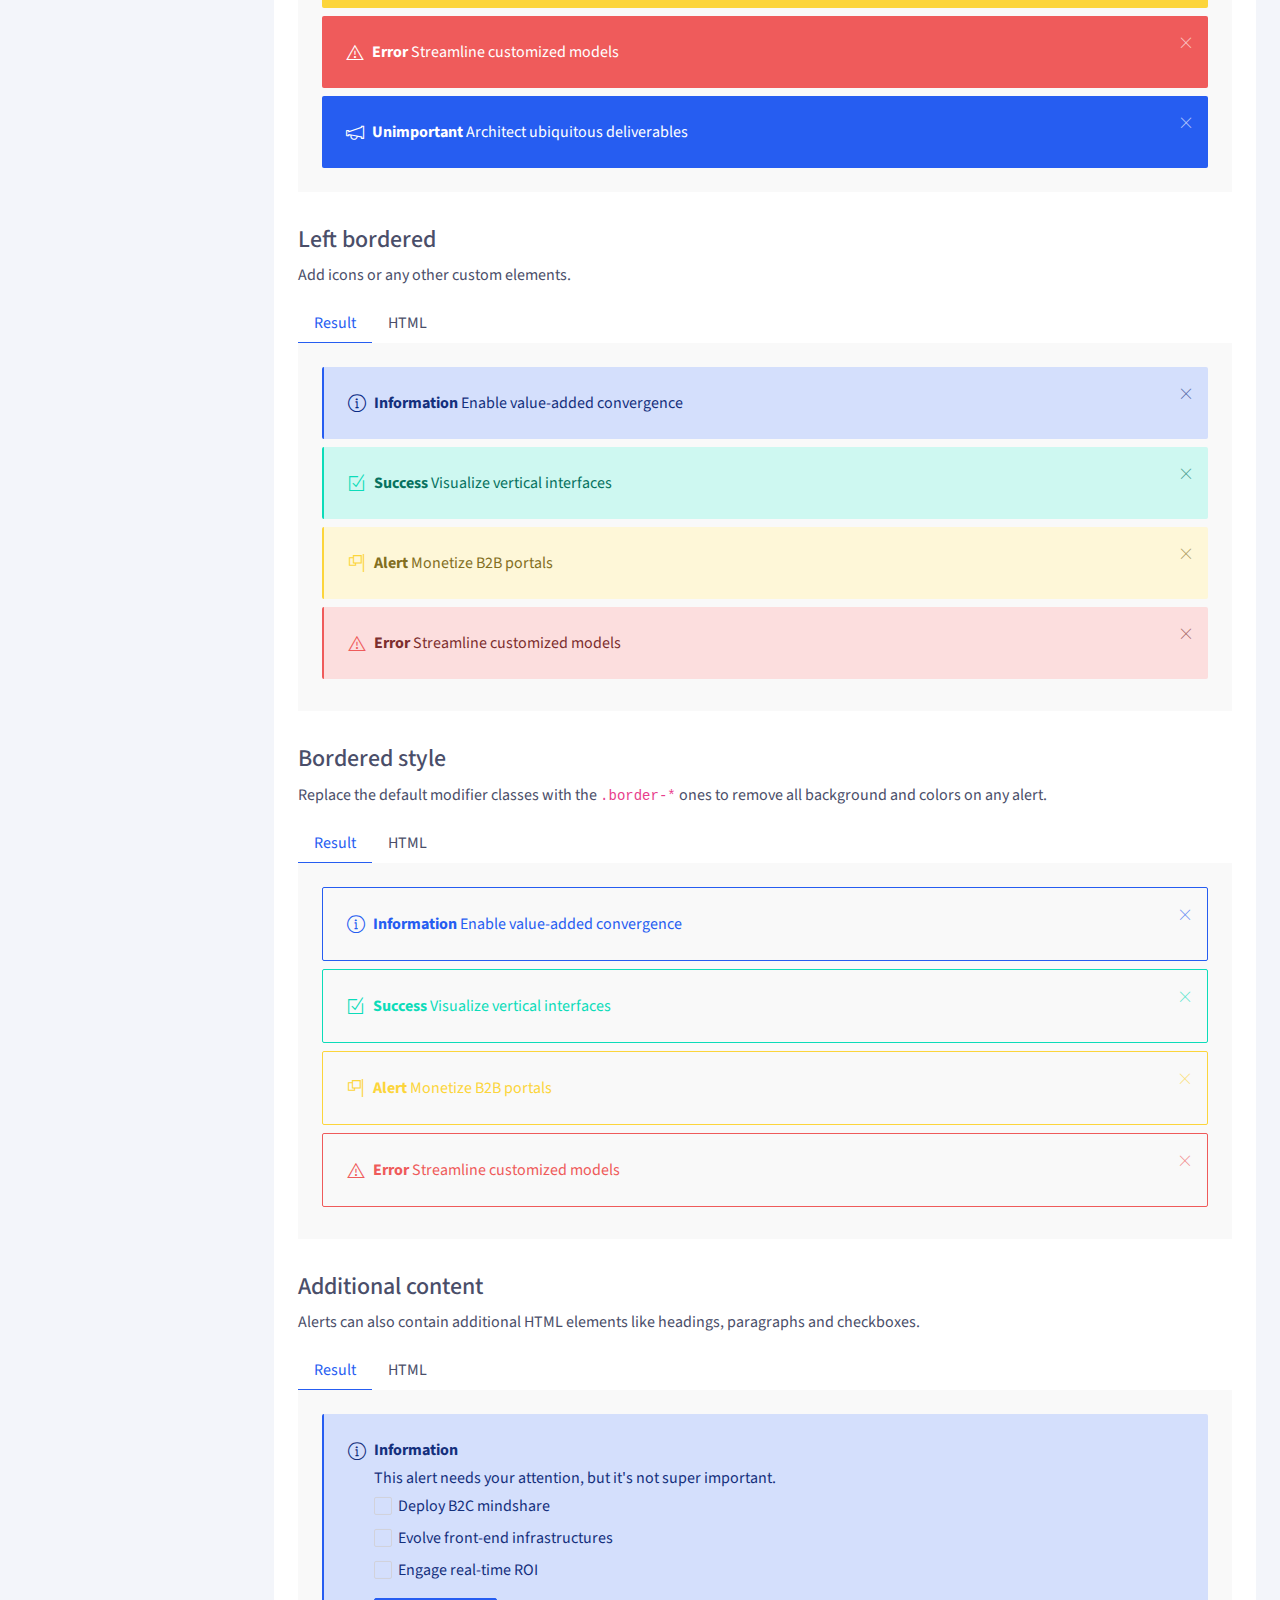
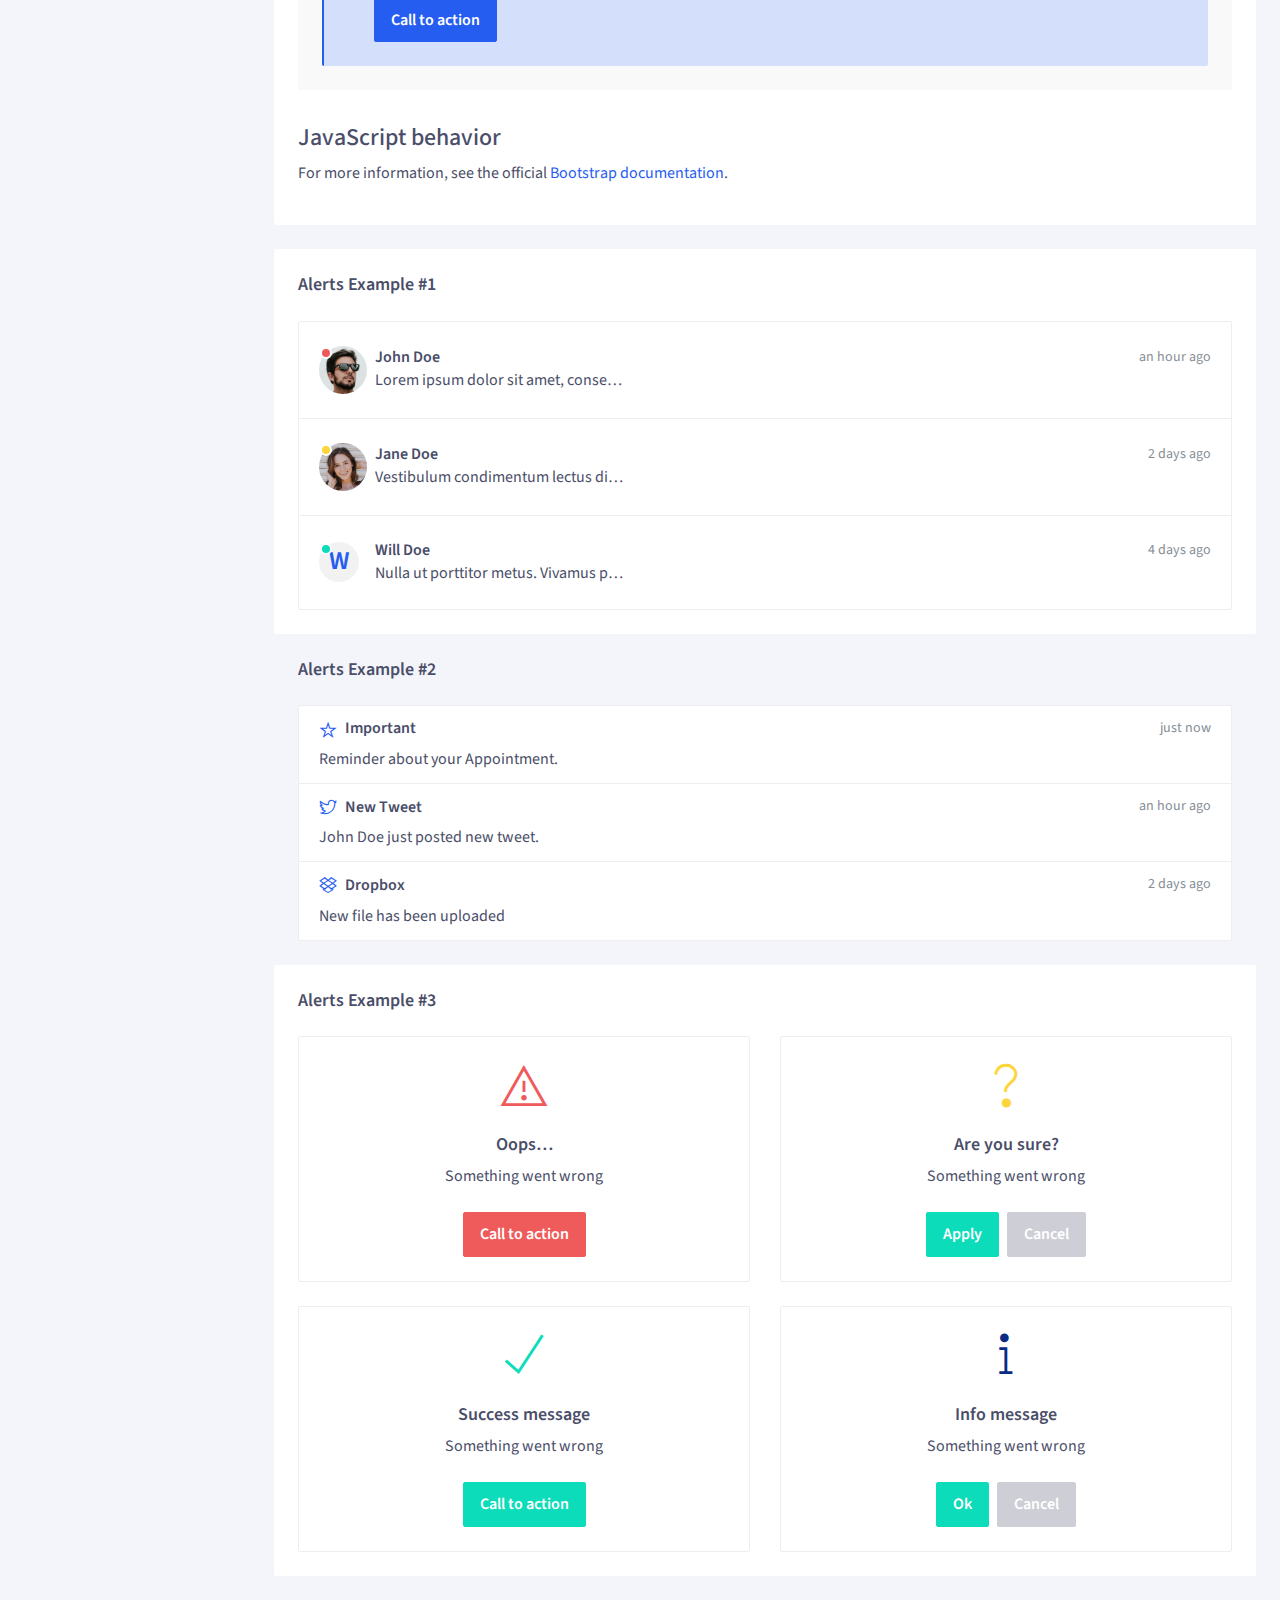
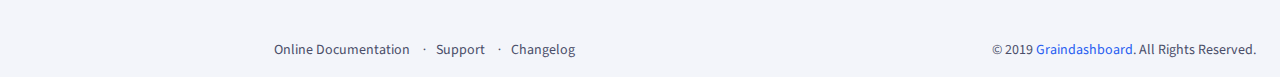
<file: documentation/alerts.html>
<!DOCTYPE html>
<html lang="en">
<head>
    <!-- Title -->
    <title>Documentation | Graindashboard UI Kit</title>

    <meta charset="utf-8">
    <meta name="viewport" content="width=device-width, initial-scale=1, shrink-to-fit=no">
    <meta http-equiv="x-ua-compatible" content="ie=edge">

    <!-- Favicon -->
    <link rel="shortcut icon" href="assets/img/favicon.ico">

    <!-- Template -->
    <link rel="stylesheet" href="assets/css/graindashboard.css">
</head>

<body class="has-sidebar has-fixed-sidebar-and-header">
<!-- Header -->
<header class="header bg-body">
    <nav class="navbar flex-nowrap p-0">
        <div class="navbar-brand-wrapper d-flex align-items-center col-auto">
            <!-- Logo For Mobile View -->
            <a class="navbar-brand navbar-brand-mobile" href="/">
                <img class="img-fluid w-100" src="assets/img/logo-mini.png" alt="Graindashboard">
            </a>
            <!-- End Logo For Mobile View -->

            <!-- Logo For Desktop View -->
            <a class="navbar-brand navbar-brand-desktop" href="/">
                <img class="side-nav-show-on-closed" src="assets/img/logo-mini.png" alt="Graindashboard" style="width: auto; height: 33px;">
                <img class="side-nav-hide-on-closed" src="assets/img/logo.png" alt="Graindashboard" style="width: auto; height: 33px;">
            </a>
            <!-- End Logo For Desktop View -->
        </div>

        <div class="header-content col px-md-3">
            <div class="d-flex align-items-center">
                <!-- Side Nav Toggle -->
                <a  class="js-side-nav header-invoker d-flex mr-md-2" href="#"
                    data-close-invoker="#sidebarClose"
                    data-target="#sidebar"
                    data-target-wrapper="body">
                    <i class="gd-align-left"></i>
                </a>
                <!-- End Side Nav Toggle -->
            </div>
        </div>
    </nav>
</header>
<!-- End Header -->

<main class="main">
    <!-- Sidebar Nav -->
    <aside id="sidebar" class="js-custom-scroll side-nav">
        <ul id="sideNav" class="side-nav-menu side-nav-menu-top-level mb-0">
            <!-- Title -->
            <li class="sidebar-heading h6">Documentation</li>
            <!-- End Title -->

            <!-- Getting Started -->
            <li class="side-nav-menu-item">
                <a class="side-nav-menu-link media align-items-center" href="index.html">
              <span class="side-nav-menu-icon d-flex mr-3">
                <i class="gd-home"></i>
              </span>
                    <span class="side-nav-fadeout-on-closed media-body">Getting Started</span>
                </a>
            </li>
            <!-- End Getting Started -->

            <!-- UI Components -->
            <li class="side-nav-menu-item side-nav-has-menu active">
                <a class="side-nav-menu-link media align-items-center" href="#"
                   data-target="#subComponents">
                  <span class="side-nav-menu-icon d-flex mr-3">
                    <i class="gd-panel"></i>
                  </span>
                    <span class="side-nav-fadeout-on-closed media-body">UI Components</span>
                    <span class="side-nav-control-icon d-flex">
                <i class="gd-angle-right side-nav-fadeout-on-closed"></i>
              </span>
                    <span class="side-nav__indicator side-nav-fadeout-on-closed"></span>
                </a>

                <!-- UI Components: subComponents -->
                <ul id="subComponents" class="side-nav-menu side-nav-menu-second-level mb-0" style="display: block;">
                    <li class="side-nav-menu-item">
                        <a class="side-nav-menu-link" href="avatars.html">Avatars</a>
                    </li>
                    <li class="side-nav-menu-item active">
                        <a class="side-nav-menu-link" href="alerts.html">Alerts</a>
                    </li>
                    <li class="side-nav-menu-item">
                        <a class="side-nav-menu-link" href="buttons.html">Buttons</a>
                    </li>
                    <li class="side-nav-menu-item">
                        <a class="side-nav-menu-link" href="breadcrumbs.html">Breadcrumbs</a>
                    </li>
                    <li class="side-nav-menu-item">
                        <a class="side-nav-menu-link" href="badges.html">Badges</a>
                    </li>
                    <li class="side-nav-menu-item">
                        <a class="side-nav-menu-link" href="cards.html">Cards</a>
                    </li>
                    <li class="side-nav-menu-item">
                        <a class="side-nav-menu-link" href="collapse.html">Collapse</a>
                    </li>
                    <li class="side-nav-menu-item">
                        <a class="side-nav-menu-link" href="dropdowns.html">Dropdowns</a>
                    </li>
                    <li class="side-nav-menu-item">
                        <a class="side-nav-menu-link" href="forms.html">Forms</a>
                    </li>
                    <li class="side-nav-menu-item">
                        <a class="side-nav-menu-link" href="icons.html">Icons</a>
                    </li>
                    <li class="side-nav-menu-item">
                        <a class="side-nav-menu-link" href="modals.html">Modals</a>
                    </li>
                    <li class="side-nav-menu-item">
                        <a class="side-nav-menu-link" href="navs.html">Navs</a>
                    </li>
                    <li class="side-nav-menu-item">
                        <a class="side-nav-menu-link" href="progress.html">Progress</a>
                    </li>
                    <li class="side-nav-menu-item">
                        <a class="side-nav-menu-link" href="pagination.html">Pagination</a>
                    </li>
                    <li class="side-nav-menu-item">
                        <a class="side-nav-menu-link" href="spinners.html">Spinners</a>
                    </li>
                    <li class="side-nav-menu-item">
                        <a class="side-nav-menu-link" href="toasts.html">Toasts</a>
                    </li>
                    <li class="side-nav-menu-item">
                        <a class="side-nav-menu-link" href="tables.html">Tables</a>
                    </li>
                    <li class="side-nav-menu-item">
                        <a class="side-nav-menu-link" href="typography.html">Typography</a>
                    </li>
                </ul>
                <!-- End UI Components: subComponents -->
            </li>
            <!-- End UI Components -->

            <!-- Utils -->
            <li class="side-nav-menu-item side-nav-has-menu">
                <a class="side-nav-menu-link media align-items-center" href="#"
                   data-target="#subUtils">
                  <span class="side-nav-menu-icon d-flex mr-3">
                    <i class="gd-brush-alt"></i>
                  </span>
                    <span class="side-nav-fadeout-on-closed media-body">Utils</span>
                    <span class="side-nav-control-icon d-flex">
                <i class="gd-angle-right side-nav-fadeout-on-closed"></i>
              </span>
                    <span class="side-nav__indicator side-nav-fadeout-on-closed"></span>
                </a>

                <!-- Utils: subUtils -->
                <ul id="subUtils" class="side-nav-menu side-nav-menu-second-level mb-0">
                    <li class="side-nav-menu-item">
                        <a class="side-nav-menu-link" href="background.html">Background</a>
                    </li>
                    <li class="side-nav-menu-item">
                        <a class="side-nav-menu-link" href="borders.html">Borders</a>
                    </li>
                    <li class="side-nav-menu-item">
                        <a class="side-nav-menu-link" href="colors.html">Colors</a>
                    </li>
                    <li class="side-nav-menu-item">
                        <a class="side-nav-menu-link" href="links.html">Links</a>
                    </li>
                    <li class="side-nav-menu-item">
                        <a class="side-nav-menu-link" href="positions.html">Positions</a>
                    </li>
                    <li class="side-nav-menu-item">
                        <a class="side-nav-menu-link" href="spacing.html">Spacing</a>
                    </li>
                    <li class="side-nav-menu-item">
                        <a class="side-nav-menu-link" href="transitions.html">Transitions</a>
                    </li>
                    <li class="side-nav-menu-item">
                        <a class="side-nav-menu-link" href="other.html">Other</a>
                    </li>
                </ul>
                <!-- End Utils: subUtils -->
            </li>
            <!-- End Utils -->

        </ul>
    </aside>
    <!-- End Sidebar Nav -->

    <div class="content">
        <div class="py-4 px-3 px-md-4">

            <div class="mb-3 mb-md-4 d-flex justify-content-between">
                <div class="h3 mb-0">Alerts</div>
            </div>

            <div class="card mb-3 mb-md-4">
                <div class="card-body">
                    <div class="row">

                        <div class="col-12">
                            <div class="border-bottom pb-3 mb-6">
                                <p class="lead">Provide contextual feedback messages for typical user actions with the handful of available and flexible alert messages.</p>
                            </div>

                            <div id="examples" class="mb-5">
                                <h2 class="h4">Examples <a class="anchorjs-link" href="#examples" aria-label="Anchor" data-anchorjs-icon="#"></a></h2>
                                <p>Alerts are available for any length of text, as well as an optional dismiss button. For proper styling, use one of the eight <strong class="text-dark">required</strong> contextual classes (e.g., <code>.alert-success</code>). For inline dismissal, use the <a target="_blank" href="https://getbootstrap.com/docs/4.2/components/alerts/#dismissing">alerts jQuery plugin</a>.</p>

                                <div class="mb-3">
                                    <!-- Nav Classic -->
                                    <ul class="nav nav-v2 nav-primary d-block d-xl-flex" id="pills-tab-1" role="tablist">
                                        <li class="nav-item border-bottom border-xl-bottom-0">
                                            <a class="nav-link d-flex align-items-center py-2 px-3 active" id="pills-result-tab-1" data-toggle="pill" href="#pills-result-1" role="tab" aria-controls="pills-result-1" aria-selected="true">Result</a>
                                        </li>
                                        <li class="nav-item border-bottom border-xl-bottom-0">
                                            <a class="nav-link d-flex align-items-center py-2 px-3" id="pills-html-tab-1" data-toggle="pill" href="#pills-html-1" role="tab" aria-controls="pills-html-1" aria-selected="false">HTML</a>
                                        </li>
                                    </ul>
                                    <!-- End Nav Classic -->

                                    <!-- Tab Content -->
                                    <div class="tab-content bg-lighter" id="pills-tabContent-1">
                                        <div class="tab-pane fade p-4 show active" id="pills-result-1" role="tabpanel" aria-labelledby="pills-result-tab-1">
                                            <div class="alert alert-primary" role="alert">
                                                This is a primary alert—check it out!
                                            </div>
                                            <div class="alert alert-secondary" role="alert">
                                                This is a secondary alert—check it out!
                                            </div>
                                            <div class="alert alert-success" role="alert">
                                                This is a success alert—check it out!
                                            </div>
                                            <div class="alert alert-danger" role="alert">
                                                This is a danger alert—check it out!
                                            </div>
                                            <div class="alert alert-warning" role="alert">
                                                This is a warning alert—check it out!
                                            </div>
                                            <div class="alert alert-info" role="alert">
                                                This is a info alert—check it out!
                                            </div>
                                            <div class="alert alert-light" role="alert">
                                                This is a light alert—check it out!
                                            </div>
                                            <div class="alert alert-dark" role="alert">
                                                This is a dark alert—check it out!
                                            </div>
                                        </div>
                                        <div class="tab-pane fade" id="pills-html-1" role="tabpanel" aria-labelledby="pills-html-tab-1">
<pre>
<code class="language-markup" data-lang="html">
  &lt;div class="alert alert-primary" role="alert"&gt;
    This is a primary alert—check it out!
  &lt;/div&gt;
  &lt;div class="alert alert-secondary" role="alert"&gt;
    This is a secondary alert—check it out!
  &lt;/div&gt;
  &lt;div class="alert alert-success" role="alert"&gt;
    This is a success alert—check it out!
  &lt;/div&gt;
  &lt;div class="alert alert-danger" role="alert"&gt;
    This is a danger alert—check it out!
  &lt;/div&gt;
  &lt;div class="alert alert-warning" role="alert"&gt;
    This is a warning alert—check it out!
  &lt;/div&gt;
  &lt;div class="alert alert-info" role="alert"&gt;
    This is a info alert—check it out!
  &lt;/div&gt;
  &lt;div class="alert alert-light" role="alert"&gt;
    This is a light alert—check it out!
  &lt;/div&gt;
  &lt;div class="alert alert-dark" role="alert"&gt;
    This is a dark alert—check it out!
  &lt;/div&gt;
</code>
</pre>
                                        </div>
                                    </div>
                                    <!-- End Tab Content -->
                                </div>
                            </div>

                            <div class="alert alert-warning mb-5" role="alert">
                                <h3 id="conveying-meaning-to-assistive-technologies" class="h5 font-weight-bold">Conveying meaning to assistive technologies</h3>
                                <p class="alert-text mb-0">Using color to add meaning only provides a visual indication, which will not be conveyed to users of assistive technologies – such as screen readers. Ensure that information denoted by the color is either obvious from the content itself (e.g. the visible text), or is included through alternative means, such as additional text hidden with the <code>.sr-only</code> class.</p>
                            </div>

                            <div id="solid-bg-colors" class="mb-5">
                                <h2 class="h4">Solid background colors <a class="anchorjs-link" href="#solid-bg-colors" aria-label="Anchor" data-anchorjs-icon="#"></a></h2>
                                <div class="mb-3">
                                    <!-- Nav Classic -->
                                    <ul class="nav nav-v2 nav-primary d-block d-xl-flex" id="pills-tab-2" role="tablist">
                                        <li class="nav-item border-bottom border-xl-bottom-0">
                                            <a class="nav-link d-flex align-items-center py-2 px-3 active" id="pills-result-tab-2" data-toggle="pill" href="#pills-result-2" role="tab" aria-controls="pills-result-2" aria-selected="true">Result</a>
                                        </li>
                                        <li class="nav-item border-bottom border-xl-bottom-0">
                                            <a class="nav-link d-flex align-items-center py-2 px-3" id="pills-html-tab-2" data-toggle="pill" href="#pills-html-2" role="tab" aria-controls="pills-html-2" aria-selected="false">HTML</a>
                                        </li>
                                    </ul>
                                    <!-- End Nav Classic -->

                                    <!-- Tab Content -->
                                    <div class="tab-content bg-lighter" id="pills-tabContent-2">
                                        <div class="tab-pane fade p-4 show active" id="pills-result-2" role="tabpanel" aria-labelledby="pills-result-tab-2">
                                            <div class="alert bg-primary-darker text-white alert-dismissible d-flex align-items-center p-md-4 mb-2 fade show" role="alert">
                                                <i class="gd-info-alt icon-text mr-2"></i>
                                                <p class="mb-0">
                                                    <strong>Information</strong> Enable value-added convergence
                                                </p>
                                                <button type="button" class="close" aria-label="Close" data-dismiss="alert">
                                                    <i class="gd-close icon-text icon-text-xs" aria-hidden="true"></i>
                                                </button>
                                            </div>

                                            <div class="alert bg-success text-white alert-dismissible d-flex align-items-center p-md-4 mb-2 fade show" role="alert">
                                                <i class="gd-check-box icon-text mr-2"></i>
                                                <p class="mb-0">
                                                    <strong>Success</strong> Visualize vertical interfaces
                                                </p>
                                                <button type="button" class="close" aria-label="Close" data-dismiss="alert">
                                                    <i class="gd-close icon-text icon-text-xs" aria-hidden="true"></i>
                                                </button>
                                            </div>

                                            <div class="alert bg-warning text-white alert-dismissible d-flex align-items-center p-md-4 mb-2 fade show" role="alert">
                                                <i class="gd-flag-alt-2 icon-text mr-2"></i>
                                                <p class="mb-0">
                                                    <strong>Alert</strong> Monetize B2B portals
                                                </p>
                                                <button type="button" class="close" aria-label="Close" data-dismiss="alert">
                                                    <i class="gd-close icon-text icon-text-xs" aria-hidden="true"></i>
                                                </button>
                                            </div>

                                            <div class="alert bg-danger text-white alert-dismissible d-flex align-items-center p-md-4 mb-2 fade show" role="alert">
                                                <i class="gd-alert icon-text mr-2"></i>
                                                <p class="mb-0">
                                                    <strong>Error</strong> Streamline customized models
                                                </p>
                                                <button type="button" class="close" aria-label="Close" data-dismiss="alert">
                                                    <i class="gd-close icon-text icon-text-xs" aria-hidden="true"></i>
                                                </button>
                                            </div>

                                            <div class="alert bg-primary text-white alert-dismissible d-flex align-items-center p-md-4 mb-0 fade show" role="alert">
                                                <i class="gd-announcement icon-text mr-2"></i>
                                                <p class="mb-0">
                                                    <strong>Unimportant</strong> Architect ubiquitous deliverables
                                                </p>
                                                <button type="button" class="close" aria-label="Close" data-dismiss="alert">
                                                    <i class="gd-close icon-text icon-text-xs" aria-hidden="true"></i>
                                                </button>
                                            </div>
                                        </div>
                                        <div class="tab-pane fade" id="pills-html-2" role="tabpanel" aria-labelledby="pills-html-tab-2">
<pre>
<code class="language-markup" data-lang="html">
  &lt;div class="alert bg-primary-darker text-white alert-dismissible d-flex align-items-center p-md-4 mb-2 fade show" role="alert"&gt;
    &lt;i class="gd-info-alt icon-text mr-2"&gt;&lt;/i&gt;
    &lt;p class="mb-0"&gt;
      &lt;strong&gt;Information&lt;/strong&gt; Enable value-added convergence
    &lt;/p&gt;
    &lt;button type="button" class="close" aria-label="Close" data-dismiss="alert"&gt;
      &lt;i class="gd-close icon-text icon-text-xs" aria-hidden="true"&gt;&lt;/i&gt;
    &lt;/button&gt;
  &lt;/div&gt;

  &lt;div class="alert bg-success text-white alert-dismissible d-flex align-items-center p-md-4 mb-2 fade show" role="alert"&gt;
    &lt;i class="gd-check-box icon-text mr-2"&gt;&lt;/i&gt;
    &lt;p class="mb-0"&gt;
      &lt;strong&gt;Success&lt;/strong&gt; Visualize vertical interfaces
    &lt;/p&gt;
    &lt;button type="button" class="close" aria-label="Close" data-dismiss="alert"&gt;
      &lt;i class="gd-close icon-text icon-text-xs" aria-hidden="true"&gt;&lt;/i&gt;
    &lt;/button&gt;
  &lt;/div&gt;

  &lt;div class="alert bg-warning text-white alert-dismissible d-flex align-items-center p-md-4 mb-2 fade show" role="alert"&gt;
    &lt;i class="gd-flag-alt-2 icon-text mr-2"&gt;&lt;/i&gt;
    &lt;p class="mb-0"&gt;
      &lt;strong&gt;Alert&lt;/strong&gt; Monetize B2B portals
    &lt;/p&gt;
    &lt;button type="button" class="close" aria-label="Close" data-dismiss="alert"&gt;
      &lt;i class="gd-close icon-text icon-text-xs" aria-hidden="true"&gt;&lt;/i&gt;
    &lt;/button&gt;
  &lt;/div&gt;

  &lt;div class="alert bg-danger text-white alert-dismissible d-flex align-items-center p-md-4 mb-2 fade show" role="alert"&gt;
    &lt;i class="gd-alert icon-text mr-2"&gt;&lt;/i&gt;
    &lt;p class="mb-0"&gt;
      &lt;strong&gt;Error&lt;/strong&gt; Streamline customized models
    &lt;/p&gt;
    &lt;button type="button" class="close" aria-label="Close" data-dismiss="alert"&gt;
      &lt;i class="gd-close icon-text icon-text-xs" aria-hidden="true"&gt;&lt;/i&gt;
    &lt;/button&gt;
  &lt;/div&gt;

  &lt;div class="alert bg-primary text-white alert-dismissible d-flex align-items-center p-md-4 mb-0 fade show" role="alert"&gt;
    &lt;i class="gd-announcement icon-text mr-2"&gt;&lt;/i&gt;
    &lt;p class="mb-0"&gt;
      &lt;strong&gt;Unimportant&lt;/strong&gt; Architect ubiquitous deliverables
    &lt;/p&gt;
    &lt;button type="button" class="close" aria-label="Close" data-dismiss="alert"&gt;
      &lt;i class="gd-close icon-text icon-text-xs" aria-hidden="true"&gt;&lt;/i&gt;
    &lt;/button&gt;
  &lt;/div&gt;
</code>
</pre>
                                        </div>
                                    </div>
                                    <!-- End Tab Content -->
                                </div>
                            </div>

                            <div id="left-bordered" class="mb-5">
                                <h2 class="h4">Left bordered <a class="anchorjs-link" href="#left-bordered" aria-label="Anchor" data-anchorjs-icon="#"></a></h2>
                                <p>Add icons or any other custom elements.</p>

                                <div class="mb-3">
                                    <!-- Nav Classic -->
                                    <ul class="nav nav-v2 nav-primary d-block d-xl-flex" id="pills-tab-3" role="tablist">
                                        <li class="nav-item border-bottom border-xl-bottom-0">
                                            <a class="nav-link d-flex align-items-center py-2 px-3 active" id="pills-result-tab-3" data-toggle="pill" href="#pills-result-3" role="tab" aria-controls="pills-result-3" aria-selected="true">Result</a>
                                        </li>
                                        <li class="nav-item border-bottom border-xl-bottom-0">
                                            <a class="nav-link d-flex align-items-center py-2 px-3" id="pills-html-tab-3" data-toggle="pill" href="#pills-html-3" role="tab" aria-controls="pills-html-3" aria-selected="false">HTML</a>
                                        </li>
                                    </ul>
                                    <!-- End Nav Classic -->

                                    <!-- Tab Content -->
                                    <div class="tab-content bg-lighter" id="pills-tabContent-2">
                                        <div class="tab-pane fade p-4 show active" id="pills-result-3" role="tabpanel" aria-labelledby="pills-result-tab-3">
                                            <div class="alert alert-primary alert-left-bordered border-primary alert-dismissible d-flex align-items-center p-md-4 mb-2 fade show" role="alert">
                                                <i class="gd-info-alt icon-text text-primary-darker mr-2"></i>
                                                <p class="mb-0">
                                                    <strong>Information</strong> Enable value-added convergence
                                                </p>
                                                <button type="button" class="close" aria-label="Close" data-dismiss="alert">
                                                    <i class="gd-close icon-text icon-text-xs" aria-hidden="true"></i>
                                                </button>
                                            </div>

                                            <div class="alert alert-success alert-left-bordered border-success alert-dismissible d-flex align-items-center p-md-4 mb-2 fade show" role="alert">
                                                <i class="gd-check-box icon-text text-success mr-2"></i>
                                                <p class="mb-0">
                                                    <strong>Success</strong> Visualize vertical interfaces
                                                </p>
                                                <button type="button" class="close" aria-label="Close" data-dismiss="alert">
                                                    <i class="gd-close icon-text icon-text-xs" aria-hidden="true"></i>
                                                </button>
                                            </div>

                                            <div class="alert alert-warning alert-left-bordered border-warning alert-dismissible d-flex align-items-center p-md-4 mb-2 fade show" role="alert">
                                                <i class="gd-flag-alt-2 icon-text text-warning mr-2"></i>
                                                <p class="mb-0">
                                                    <strong>Alert</strong> Monetize B2B portals
                                                </p>
                                                <button type="button" class="close" aria-label="Close" data-dismiss="alert">
                                                    <i class="gd-close icon-text icon-text-xs" aria-hidden="true"></i>
                                                </button>
                                            </div>

                                            <div class="alert alert-danger alert-left-bordered border-danger alert-dismissible d-flex align-items-center p-md-4 mb-2 fade show" role="alert">
                                                <i class="gd-alert icon-text text-danger mr-2"></i>
                                                <p class="mb-0">
                                                    <strong>Error</strong> Streamline customized models
                                                </p>
                                                <button type="button" class="close" aria-label="Close" data-dismiss="alert">
                                                    <i class="gd-close icon-text icon-text-xs" aria-hidden="true"></i>
                                                </button>
                                            </div>
                                        </div>
                                        <div class="tab-pane fade" id="pills-html-3" role="tabpanel" aria-labelledby="pills-html-tab-3">
<pre>
<code class="language-markup" data-lang="html">
  &lt;div class="alert alert-primary alert-left-bordered border-primary alert-dismissible d-flex align-items-center p-md-4 mb-2 fade show" role="alert"&gt;
    &lt;i class="gd-info-alt icon-text text-primary-darker mr-2"&gt;&lt;/i&gt;
    &lt;p class="mb-0"&gt;
      &lt;strong&gt;Information&lt;/strong&gt; Enable value-added convergence
    &lt;/p&gt;
    &lt;button type="button" class="close" aria-label="Close" data-dismiss="alert"&gt;
      &lt;i class="gd-close icon-text icon-text-xs" aria-hidden="true"&gt;&lt;/i&gt;
    &lt;/button&gt;
  &lt;/div&gt;

  &lt;div class="alert alert-success alert-left-bordered border-success alert-dismissible d-flex align-items-center p-md-4 mb-2 fade show" role="alert"&gt;
    &lt;i class="gd-check-box icon-text text-success mr-2"&gt;&lt;/i&gt;
    &lt;p class="mb-0"&gt;
      &lt;strong&gt;Success&lt;/strong&gt; Visualize vertical interfaces
    &lt;/p&gt;
    &lt;button type="button" class="close" aria-label="Close" data-dismiss="alert"&gt;
      &lt;i class="gd-close icon-text icon-text-xs" aria-hidden="true"&gt;&lt;/i&gt;
    &lt;/button&gt;
  &lt;/div&gt;

  &lt;div class="alert alert-warning alert-left-bordered border-warning alert-dismissible d-flex align-items-center p-md-4 mb-2 fade show" role="alert"&gt;
    &lt;i class="gd-flag-alt-2 icon-text text-warning mr-2"&gt;&lt;/i&gt;
    &lt;p class="mb-0"&gt;
      &lt;strong&gt;Alert&lt;/strong&gt; Monetize B2B portals
    &lt;/p&gt;
    &lt;button type="button" class="close" aria-label="Close" data-dismiss="alert"&gt;
      &lt;i class="gd-close icon-text icon-text-xs" aria-hidden="true"&gt;&lt;/i&gt;
    &lt;/button&gt;
  &lt;/div&gt;

  &lt;div class="alert alert-danger alert-left-bordered border-danger alert-dismissible d-flex align-items-center p-md-4 mb-2 fade show" role="alert"&gt;
    &lt;i class="gd-alert icon-text text-danger mr-2"&gt;&lt;/i&gt;
    &lt;p class="mb-0"&gt;
      &lt;strong&gt;Error&lt;/strong&gt; Streamline customized models
    &lt;/p&gt;
    &lt;button type="button" class="close" aria-label="Close" data-dismiss="alert"&gt;
      &lt;i class="gd-close icon-text icon-text-xs" aria-hidden="true"&gt;&lt;/i&gt;
    &lt;/button&gt;
  &lt;/div&gt;
</code>
</pre>
                                        </div>
                                    </div>
                                    <!-- End Tab Content -->
                                </div>
                            </div>

                            <div id="bordered-style" class="mb-5">
                                <h2 class="h4">Bordered style <a class="anchorjs-link" href="#bordered-style" aria-label="Anchor" data-anchorjs-icon="#"></a></h2>
                                <p>Replace the default modifier classes with the <code>.border-*</code> ones to remove all background and colors on any alert.</p>

                                <div class="mb-3">
                                    <!-- Nav Classic -->
                                    <ul class="nav nav-v2 nav-primary d-block d-xl-flex" id="pills-tab-4" role="tablist">
                                        <li class="nav-item border-bottom border-xl-bottom-0">
                                            <a class="nav-link d-flex align-items-center py-2 px-3 active" id="pills-result-tab-4" data-toggle="pill" href="#pills-result-4" role="tab" aria-controls="pills-result-4" aria-selected="true">Result</a>
                                        </li>
                                        <li class="nav-item border-bottom border-xl-bottom-0">
                                            <a class="nav-link d-flex align-items-center py-2 px-3" id="pills-html-tab-4" data-toggle="pill" href="#pills-html-4" role="tab" aria-controls="pills-html-4" aria-selected="false">HTML</a>
                                        </li>
                                    </ul>
                                    <!-- End Nav Classic -->

                                    <!-- Tab Content -->
                                    <div class="tab-content bg-lighter" id="pills-tabContent-2">
                                        <div class="tab-pane fade p-4 show active" id="pills-result-4" role="tabpanel" aria-labelledby="pills-result-tab-4">
                                            <div class="alert border border-primary text-primary alert-dismissible d-flex align-items-center p-md-4 mb-2 fade show" role="alert">
                                                <i class="gd-info-alt icon-text mr-2"></i>
                                                <p class="mb-0">
                                                    <strong>Information</strong> Enable value-added convergence
                                                </p>
                                                <button type="button" class="close" aria-label="Close" data-dismiss="alert">
                                                    <i class="gd-close icon-text icon-text-xs" aria-hidden="true"></i>
                                                </button>
                                            </div>

                                            <div class="alert border border-success text-success alert-dismissible  d-flex align-items-center p-md-4 mb-2 fade show" role="alert">
                                                <i class="gd-check-box icon-text mr-2"></i>
                                                <p class="mb-0">
                                                    <strong>Success</strong> Visualize vertical interfaces
                                                </p>
                                                <button type="button" class="close" aria-label="Close" data-dismiss="alert">
                                                    <i class="gd-close icon-text icon-text-xs" aria-hidden="true"></i>
                                                </button>
                                            </div>

                                            <div class="alert border border-warning text-warning alert-dismissible d-flex align-items-center p-md-4 mb-2 fade show" role="alert">
                                                <i class="gd-flag-alt-2 icon-text text-warning mr-2"></i>
                                                <p class="mb-0">
                                                    <strong>Alert</strong> Monetize B2B portals
                                                </p>
                                                <button type="button" class="close" aria-label="Close" data-dismiss="alert">
                                                    <i class="gd-close icon-text icon-text-xs" aria-hidden="true"></i>
                                                </button>
                                            </div>

                                            <div class="alert border border-danger text-danger alert-dismissible d-flex align-items-center p-md-4 mb-2 fade show" role="alert">
                                                <i class="gd-alert icon-text text-danger mr-2"></i>
                                                <p class="mb-0">
                                                    <strong>Error</strong> Streamline customized models
                                                </p>
                                                <button type="button" class="close" aria-label="Close" data-dismiss="alert">
                                                    <i class="gd-close icon-text icon-text-xs" aria-hidden="true"></i>
                                                </button>
                                            </div>
                                        </div>
                                        <div class="tab-pane fade" id="pills-html-4" role="tabpanel" aria-labelledby="pills-html-tab-4">
<pre>
<code class="language-markup" data-lang="html">
  &lt;div class="alert alert-dismissible border border-primary d-flex align-items-center p-md-4 mb-2 fade show" role="alert"&gt;
    &lt;i class="gd-info-alt icon-text text-primary-darker mr-2"&gt;&lt;/i&gt;
    &lt;p class="mb-0"&gt;
      &lt;strong&gt;Information&lt;/strong&gt; Enable value-added convergence
    &lt;/p&gt;
    &lt;button type="button" class="close" aria-label="Close" data-dismiss="alert"&gt;
      &lt;i class="gd-close icon-text icon-text-xs" aria-hidden="true"&gt;&lt;/i&gt;
    &lt;/button&gt;
  &lt;/div&gt;

  &lt;div class="alert border border-success text-success alert-dismissible  d-flex align-items-center p-md-4 mb-2 fade show" role="alert"&gt;
    &lt;i class="gd-check-box icon-text text-success mr-2"&gt;&lt;/i&gt;
    &lt;p class="mb-0"&gt;
      &lt;strong&gt;Success&lt;/strong&gt; Visualize vertical interfaces
    &lt;/p&gt;
    &lt;button type="button" class="close" aria-label="Close" data-dismiss="alert"&gt;
      &lt;i class="gd-close icon-text icon-text-xs" aria-hidden="true"&gt;&lt;/i&gt;
    &lt;/button&gt;
  &lt;/div&gt;

  &lt;div class="alert border border-warning text-warning alert-dismissible d-flex align-items-center p-md-4 mb-2 fade show" role="alert"&gt;
    &lt;i class="gd-flag-alt-2 icon-text text-warning mr-2"&gt;&lt;/i&gt;
    &lt;p class="mb-0"&gt;
      &lt;strong&gt;Alert&lt;/strong&gt; Monetize B2B portals
    &lt;/p&gt;
    &lt;button type="button" class="close" aria-label="Close" data-dismiss="alert"&gt;
      &lt;i class="gd-close icon-text icon-text-xs" aria-hidden="true"&gt;&lt;/i&gt;
    &lt;/button&gt;
  &lt;/div&gt;

  &lt;div class="alert border border-danger text-danger alert-dismissible d-flex align-items-center p-md-4 mb-2 fade show" role="alert"&gt;
    &lt;i class="gd-alert icon-text text-danger mr-2"&gt;&lt;/i&gt;
    &lt;p class="mb-0"&gt;
      &lt;strong&gt;Error&lt;/strong&gt; Streamline customized models
    &lt;/p&gt;
    &lt;button type="button" class="close" aria-label="Close" data-dismiss="alert"&gt;
      &lt;i class="gd-close icon-text icon-text-xs" aria-hidden="true"&gt;&lt;/i&gt;
    &lt;/button&gt;
  &lt;/div&gt;
</code>
</pre>
                                        </div>
                                    </div>
                                    <!-- End Tab Content -->
                                </div>
                            </div>

                            <div id="additional-content" class="mb-5">
                                <h2 class="h4">Additional content <a class="anchorjs-link" href="#additional-content" aria-label="Anchor" data-anchorjs-icon="#"></a></h2>
                                <p>Alerts can also contain additional HTML elements like headings, paragraphs and checkboxes.</p>
                                <div class="mb-3">
                                    <!-- Nav Classic -->
                                    <ul class="nav nav-v2 nav-primary d-block d-xl-flex" id="pills-tab-5" role="tablist">
                                        <li class="nav-item border-bottom border-xl-bottom-0">
                                            <a class="nav-link d-flex align-items-center py-2 px-3 active" id="pills-result-tab-5" data-toggle="pill" href="#pills-result-5" role="tab" aria-controls="pills-result-5" aria-selected="true">Result</a>
                                        </li>
                                        <li class="nav-item border-bottom border-xl-bottom-0">
                                            <a class="nav-link d-flex align-items-center py-2 px-3" id="pills-html-tab-5" data-toggle="pill" href="#pills-html-5" role="tab" aria-controls="pills-html-5" aria-selected="false">HTML</a>
                                        </li>
                                    </ul>
                                    <!-- End Nav Classic -->

                                    <!-- Tab Content -->
                                    <div class="tab-content bg-lighter" id="pills-tabContent-2">
                                        <div class="tab-pane fade p-4 show active" id="pills-result-5" role="tabpanel" aria-labelledby="pills-result-tab-5">
                                            <div class="alert alert-primary alert-left-bordered border-primary alert-dismissible d-flex p-3 p-md-4 mb-0 fade show" role="alert">
                                                <i class="gd-info-alt icon-text mr-2 mt-1" style="margin-top: 2px;"></i>

                                                <div>
                                                    <strong class="d-block mb-1">Information</strong>
                                                    <p class="mb-1">This alert needs your attention, but it's not super important.</p>
                                                    <form class="mb-3">
                                                        <div class="form-check position-relative mb-2">
                                                            <input type="checkbox" class="form-check-input d-none" id="check1">
                                                            <label class="checkbox checkbox-xxs form-check-label ml-1" for="check1" data-icon="&#xe936;">Deploy B2C mindshare</label>
                                                        </div>

                                                        <div class="form-check position-relative mb-2">
                                                            <input type="checkbox" class="form-check-input invisible" id="check2">
                                                            <label class="checkbox checkbox-xxs form-check-label ml-1" for="check2" data-icon="&#xe936;">Evolve front-end infrastructures</label>
                                                        </div>

                                                        <div class="form-check position-relative">
                                                            <input type="checkbox" class="form-check-input invisible" id="check3">
                                                            <label class="checkbox checkbox-xxs form-check-label ml-1" for="check3" data-icon="&#xe936;">Engage real-time ROI</label>
                                                        </div>
                                                    </form>
                                                    <a class="btn btn-primary" href="#">Call to action</a>
                                                </div>
                                            </div>
                                        </div>
                                        <div class="tab-pane fade" id="pills-html-5" role="tabpanel" aria-labelledby="pills-html-tab-5">
<pre>
<code class="language-markup" data-lang="html">
  &lt;div class="alert alert-primary alert-left-bordered border-primary alert-dismissible d-flex p-3 p-md-4 mb-0 fade show" role="alert"&gt;
    &lt;i class="gd-info-alt icon-text mr-2 mt-1" style="margin-top: 2px;"&gt;&lt;/i&gt;

    &lt;div&gt;
      &lt;strong class="d-block mb-1"&gt;Information&lt;/strong&gt;
      &lt;p class="mb-1"&gt;This alert needs your attention, but it's not super important.&lt;/p&gt;
      &lt;form class="mb-3"&gt;
        &lt;div class="form-check position-relative mb-2"&gt;
          &lt;input type="checkbox" class="form-check-input d-none" id="check1"&gt;
          &lt;label class="checkbox checkbox-xxs form-check-label ml-1" for="check1" data-icon="&amp;#xe936"&gt;Deploy B2C mindshare&lt;/label&gt;
        &lt;/div&gt;

        &lt;div class="form-check position-relative mb-2"&gt;
          &lt;input type="checkbox" class="form-check-input invisible" id="check2"&gt;
          &lt;label class="checkbox checkbox-xxs form-check-label ml-1" for="check2" data-icon="&amp;#xe936"&gt;Evolve front-end infrastructures&lt;/label&gt;
        &lt;/div&gt;

        &lt;div class="form-check position-relative"&gt;
          &lt;input type="checkbox" class="form-check-input invisible" id="check3"&gt;
          &lt;label class="checkbox checkbox-xxs form-check-label ml-1" for="check3" data-icon="&amp;#xe936"&gt;Engage real-time ROI&lt;/label&gt;
        &lt;/div&gt;
      &lt;/form&gt;
      &lt;a class="btn btn-primary" href="#"&gt;Call to action&lt;/a&gt;
    &lt;/div&gt;
  &lt;/div&gt;
</code>
</pre>
                                        </div>
                                    </div>
                                    <!-- End Tab Content -->
                                </div>
                            </div>

                            <div id="js-behavior">
                                <h2 class="h4">JavaScript behavior <a class="anchorjs-link" href="#js-behavior" aria-label="Anchor" data-anchorjs-icon="#"></a></h2>
                                <p>For more information, see the official <a target="_blank" href="https://getbootstrap.com/docs/4.2/components/alerts/#javascript-behavior">Bootstrap documentation</a>.</p>
                            </div>
                        </div>
                    </div>
                </div>
            </div>

            <!-- Alerts #1 -->
            <div class="card">
                <div class="card-header">
                    <h5 class="font-weight-semi-bold mb-0">Alerts Example #1</h5>
                </div>
                <div class="card-body pt-0">
                    <div class="list-group">
                        <a class="list-group-item list-group-item-action py-4" href="#">
                            <div class="media align-items-center">
                                <div class="position-relative d-none d-md-block mr-2">
                                    <span class="indicator indicator-lg indicator-bordered-reverse indicator-top-left indicator-danger rounded-circle"></span>
                                    <img class="avatar-lg rounded-circle" src="img/avatar-1.jpg" alt="">
                                </div>

                                <div class="media-body">
                                    <div class="d-flex">
                                        <h6 class="font-weight-semi-bold mb-0">John Doe</h6>
                                        <small class="text-muted ml-auto">an hour ago</small>
                                    </div>

                                    <p class="text-truncate mb-0" style="max-width: 250px;">
                                        Lorem ipsum dolor sit amet, consectetur adipiscing elit.
                                    </p>
                                </div>
                            </div>
                        </a>

                        <a class="list-group-item list-group-item-action py-4" href="#">
                            <div class="media align-items-center">
                                <div class="position-relative d-none d-md-block mr-2">
                                    <span class="indicator indicator-lg indicator-bordered-reverse indicator-top-left indicator-warning rounded-circle"></span>
                                    <img class="avatar-lg rounded-circle" src="img/avatar-2.jpg" alt="">
                                </div>

                                <div class="media-body">
                                    <div class="d-flex">
                                        <h6 class="font-weight-semi-bold mb-0">Jane Doe</h6>
                                        <small class="text-muted ml-auto">2 days ago</small>
                                    </div>

                                    <p class="text-truncate mb-0" style="max-width: 250px;">
                                        Vestibulum condimentum lectus dignissim mi suscipit dapibus.
                                    </p>
                                </div>
                            </div>
                        </a>

                        <a class="list-group-item list-group-item-action py-4" href="#">
                            <div class="media align-items-center">
                                <div class="position-relative d-none d-md-block mr-2">
                                    <span class="indicator indicator-lg indicator-bordered-reverse indicator-top-left indicator-success rounded-circle"></span>
                                    <span class="mr-md-2 avatar-placeholder avatar-lg rounded-circle">W</span>
                                </div>

                                <div class="media-body">
                                    <div class="d-flex">
                                        <h6 class="font-weight-semi-bold mb-0">Will Doe</h6>
                                        <small class="text-muted ml-auto">4 days ago</small>
                                    </div>

                                    <p class="text-truncate mb-0" style="max-width: 250px;">
                                        Nulla ut porttitor metus. Vivamus porttitor porttitor ultrices.
                                    </p>
                                </div>
                            </div>
                        </a>
                    </div>
                </div>
            </div>
            <!-- End Alerts #1 -->

            <!-- Alerts #2 -->
            <div class="carв">
                <div class="card-header">
                    <h5 class="font-weight-semi-bold mb-0">Alerts Example #2</h5>
                </div>
                <div class="card-body pt-0">
                    <div class="list-group">
                        <div class="list-group-item list-group-item-action">
                            <div class="d-flex align-items-center text-nowrap mb-2">
                                <i class="gd-star icon-text text-primary mr-2"></i>
                                <h6 class="font-weight-semi-bold mb-0">Important</h6>
                                <span class="list-group-item-date text-muted ml-auto">just now</span>
                            </div>

                            <p class="mb-0">
                                Reminder about your Appointment.
                            </p>
                            <a class="list-group-item-closer text-muted" href="#"><i class="gd-close"></i></a>
                        </div>

                        <div class="list-group-item list-group-item-action">
                            <div class="d-flex align-items-center text-nowrap mb-2">
                                <i class="gd-twitter icon-text text-primary mr-2"></i>
                                <h6 class="font-weight-semi-bold mb-0">New Tweet</h6>
                                <span class="list-group-item-date text-muted ml-auto">an hour ago</span>
                            </div>

                            <p class="mb-0">
                                John Doe just posted new tweet.
                            </p>
                            <a class="list-group-item-closer text-muted" href="#"><i class="gd-close"></i></a>
                        </div>

                        <div class="list-group-item list-group-item-action">
                            <div class="d-flex align-items-center text-nowrap mb-2">
                                <i class="gd-dropbox icon-text text-primary mr-2"></i>
                                <h6 class="font-weight-semi-bold mb-0">Dropbox</h6>
                                <span class="list-group-item-date text-muted ml-auto">2 days ago</span>
                            </div>

                            <p class="mb-0">
                                New file has been uploaded
                            </p>
                            <a class="list-group-item-closer text-muted" href="#"><i class="gd-close"></i></a>
                        </div>

                    </div>
                </div>
            </div>
            <!-- End Alerts #2 -->

            <!-- Alerts #3 -->
            <div class="card mb-3 mb-md-4">
                <div class="card-header">
                    <h5 class="font-weight-semi-bold mb-0">Alerts Example #3</h5>
                </div>
                <div class="card-body pt-0">
                    <div class="row">
                        <div class="col-md-6 mb-3 mb-md-4">
                            <div class="text-center border rounded p-3 p-md-4">
                                <i class="gd-alert icon-text icon-text-xxl d-block text-danger mb-3 mb-md-4"></i>
                                <div class="h5 font-weight-semi-bold mb-2">Oops…</div>
                                <p class="mb-3 mb-md-4">Something went wrong</p>
                                <a class="btn btn-danger" href="#">Call to action</a>
                            </div>
                        </div>

                        <div class="col-md-6 mb-3 mb-md-4">
                            <div class="text-center border rounded p-3 p-md-4">
                                <i class="gd-help icon-text icon-text-xxl d-block text-warning mb-3 mb-md-4"></i>
                                <div class="h5 font-weight-semi-bold mb-2">Are you sure?</div>
                                <p class="mb-3 mb-md-4">Something went wrong</p>

                                <div class="d-flex justify-content-center">
                                    <a class="btn btn-success" href="#">Apply</a>
                                    <a class="btn btn-light ml-2" href="#">Cancel</a>
                                </div>
                            </div>
                        </div>
                    </div>

                    <div class="row">
                        <div class="col-md-6 mb-3 mb-md-0">
                            <div class="text-center border rounded p-3 p-md-4">
                                <i class="gd-check icon-text icon-text-xxl d-block text-success mb-3 mb-md-4"></i>
                                <div class="h5 font-weight-semi-bold mb-2">Success message</div>
                                <p class="mb-3 mb-md-4">Something went wrong</p>
                                <a class="btn btn-success" href="#">Call to action</a>
                            </div>
                        </div>

                        <div class="col-md-6">
                            <div class="text-center border rounded p-3 p-md-4">
                                <i class="gd-info icon-text icon-text-xxl d-block text-primary-darker mb-3 mb-md-4"></i>
                                <div class="h5 font-weight-semi-bold mb-2">Info message</div>
                                <p class="mb-3 mb-md-4">Something went wrong</p>

                                <div class="d-flex justify-content-center">
                                    <a class="btn btn-success" href="#">Ok</a>
                                    <a class="btn btn-light ml-2" href="#">Cancel</a>
                                </div>
                            </div>
                        </div>
                    </div>
                </div>
            </div>
            <!-- End Alerts #3 -->

        </div>

        <!-- Footer -->
        <footer class="small p-3 px-md-4 mt-auto">
            <div class="row justify-content-between">
                <div class="col-lg text-center text-lg-left mb-3 mb-lg-0">
                    <ul class="list-dot list-inline mb-0">
                        <li class="list-dot-item list-dot-item-not list-inline-item mr-lg-2"><a class="link-dark" href="https://graindashboard.com/documentation/" target="_blank">Online Documentation</a></li>
                        <li class="list-dot-item list-inline-item mr-lg-2"><a class="link-dark" href="mailto:support@graindashboard.com">Support</a></li>
                        <li class="list-dot-item list-inline-item mr-lg-2"><a class="link-dark" href="changelog.html">Changelog</a></li>
                    </ul>
                </div>


                <div class="col-lg text-center text-lg-right">
                    &copy; 2019 <a href="https://graindashboard.com" target="_blank">Graindashboard</a>. All Rights Reserved.
                </div>
            </div>
        </footer>
        <!-- End Footer -->
    </div>
</main>


<script src="assets/js/graindashboard.js"></script>
<script src="assets/js/graindashboard.vendor.js"></script>

</body>
</html>
</file>
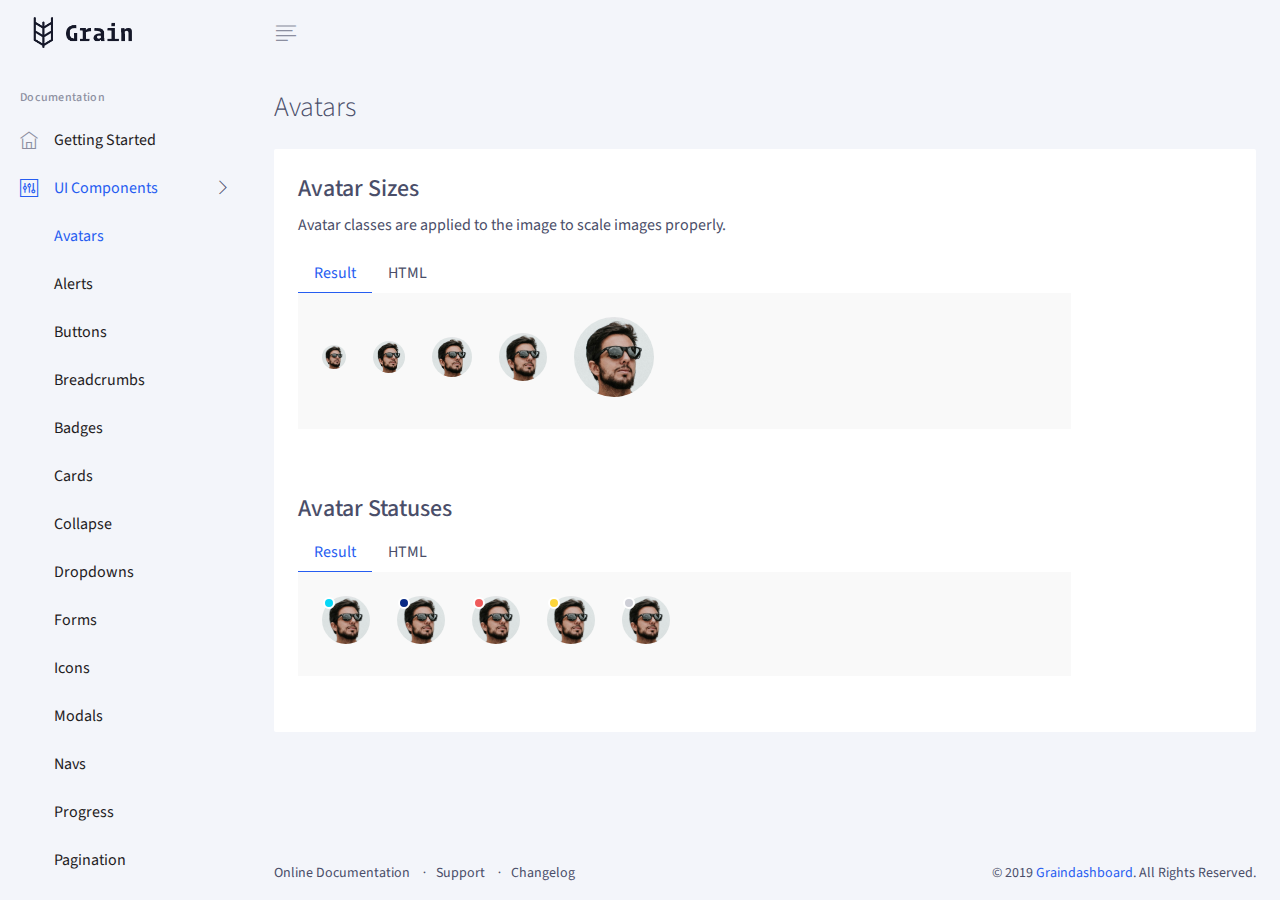
<file: documentation/avatars.html>
<!DOCTYPE html>
<html lang="en">
<head>
    <!-- Title -->
    <title>Documentation | Graindashboard UI Kit</title>

    <meta charset="utf-8">
    <meta name="viewport" content="width=device-width, initial-scale=1, shrink-to-fit=no">
    <meta http-equiv="x-ua-compatible" content="ie=edge">

    <!-- Favicon -->
    <link rel="shortcut icon" href="assets/img/favicon.ico">

    <!-- Template -->
    <link rel="stylesheet" href="assets/css/graindashboard.css">
</head>

<body class="has-sidebar has-fixed-sidebar-and-header">
<!-- Header -->
<header class="header bg-body">
    <nav class="navbar flex-nowrap p-0">
        <div class="navbar-brand-wrapper d-flex align-items-center col-auto">
            <!-- Logo For Mobile View -->
            <a class="navbar-brand navbar-brand-mobile" href="/">
                <img class="img-fluid w-100" src="assets/img/logo-mini.png" alt="Graindashboard">
            </a>
            <!-- End Logo For Mobile View -->

            <!-- Logo For Desktop View -->
            <a class="navbar-brand navbar-brand-desktop" href="/">
                <img class="side-nav-show-on-closed" src="assets/img/logo-mini.png" alt="Graindashboard" style="width: auto; height: 33px;">
                <img class="side-nav-hide-on-closed" src="assets/img/logo.png" alt="Graindashboard" style="width: auto; height: 33px;">
            </a>
            <!-- End Logo For Desktop View -->
        </div>

        <div class="header-content col px-md-3">
            <div class="d-flex align-items-center">
                <!-- Side Nav Toggle -->
                <a  class="js-side-nav header-invoker d-flex mr-md-2" href="#"
                    data-close-invoker="#sidebarClose"
                    data-target="#sidebar"
                    data-target-wrapper="body">
                    <i class="gd-align-left"></i>
                </a>
                <!-- End Side Nav Toggle -->
            </div>
        </div>
    </nav>
</header>
<!-- End Header -->

<main class="main">
    <!-- Sidebar Nav -->
    <aside id="sidebar" class="js-custom-scroll side-nav">
        <ul id="sideNav" class="side-nav-menu side-nav-menu-top-level mb-0">
            <!-- Title -->
            <li class="sidebar-heading h6">Documentation</li>
            <!-- End Title -->

            <!-- Getting Started -->
            <li class="side-nav-menu-item">
                <a class="side-nav-menu-link media align-items-center" href="index.html">
              <span class="side-nav-menu-icon d-flex mr-3">
                <i class="gd-home"></i>
              </span>
                    <span class="side-nav-fadeout-on-closed media-body">Getting Started</span>
                </a>
            </li>
            <!-- End Getting Started -->

            <!-- UI Components -->
            <li class="side-nav-menu-item side-nav-has-menu active">
                <a class="side-nav-menu-link media align-items-center" href="#"
                   data-target="#subComponents">
                  <span class="side-nav-menu-icon d-flex mr-3">
                    <i class="gd-panel"></i>
                  </span>
                    <span class="side-nav-fadeout-on-closed media-body">UI Components</span>
                    <span class="side-nav-control-icon d-flex">
                <i class="gd-angle-right side-nav-fadeout-on-closed"></i>
              </span>
                    <span class="side-nav__indicator side-nav-fadeout-on-closed"></span>
                </a>

                <!-- UI Components: subComponents -->
                <ul id="subComponents" class="side-nav-menu side-nav-menu-second-level mb-0" style="display: block;">
                    <li class="side-nav-menu-item active">
                        <a class="side-nav-menu-link" href="avatars.html">Avatars</a>
                    </li>
                    <li class="side-nav-menu-item">
                        <a class="side-nav-menu-link" href="alerts.html">Alerts</a>
                    </li>
                    <li class="side-nav-menu-item">
                        <a class="side-nav-menu-link" href="buttons.html">Buttons</a>
                    </li>
                    <li class="side-nav-menu-item">
                        <a class="side-nav-menu-link" href="breadcrumbs.html">Breadcrumbs</a>
                    </li>
                    <li class="side-nav-menu-item">
                        <a class="side-nav-menu-link" href="badges.html">Badges</a>
                    </li>
                    <li class="side-nav-menu-item">
                        <a class="side-nav-menu-link" href="cards.html">Cards</a>
                    </li>
                    <li class="side-nav-menu-item">
                        <a class="side-nav-menu-link" href="collapse.html">Collapse</a>
                    </li>
                    <li class="side-nav-menu-item">
                        <a class="side-nav-menu-link" href="dropdowns.html">Dropdowns</a>
                    </li>
                    <li class="side-nav-menu-item">
                        <a class="side-nav-menu-link" href="forms.html">Forms</a>
                    </li>
                    <li class="side-nav-menu-item">
                        <a class="side-nav-menu-link" href="icons.html">Icons</a>
                    </li>
                    <li class="side-nav-menu-item">
                        <a class="side-nav-menu-link" href="modals.html">Modals</a>
                    </li>
                    <li class="side-nav-menu-item">
                        <a class="side-nav-menu-link" href="navs.html">Navs</a>
                    </li>
                    <li class="side-nav-menu-item">
                        <a class="side-nav-menu-link" href="progress.html">Progress</a>
                    </li>
                    <li class="side-nav-menu-item">
                        <a class="side-nav-menu-link" href="pagination.html">Pagination</a>
                    </li>
                    <li class="side-nav-menu-item">
                        <a class="side-nav-menu-link" href="spinners.html">Spinners</a>
                    </li>
                    <li class="side-nav-menu-item">
                        <a class="side-nav-menu-link" href="toasts.html">Toasts</a>
                    </li>
                    <li class="side-nav-menu-item">
                        <a class="side-nav-menu-link" href="tables.html">Tables</a>
                    </li>
                    <li class="side-nav-menu-item">
                        <a class="side-nav-menu-link" href="typography.html">Typography</a>
                    </li>
                </ul>
                <!-- End UI Components: subComponents -->
            </li>
            <!-- End UI Components -->

            <!-- Utils -->
            <li class="side-nav-menu-item side-nav-has-menu">
                <a class="side-nav-menu-link media align-items-center" href="#"
                   data-target="#subUtils">
                  <span class="side-nav-menu-icon d-flex mr-3">
                    <i class="gd-brush-alt"></i>
                  </span>
                    <span class="side-nav-fadeout-on-closed media-body">Utils</span>
                    <span class="side-nav-control-icon d-flex">
                <i class="gd-angle-right side-nav-fadeout-on-closed"></i>
              </span>
                    <span class="side-nav__indicator side-nav-fadeout-on-closed"></span>
                </a>

                <!-- Utils: subUtils -->
                <ul id="subUtils" class="side-nav-menu side-nav-menu-second-level mb-0">
                    <li class="side-nav-menu-item">
                        <a class="side-nav-menu-link" href="background.html">Background</a>
                    </li>
                    <li class="side-nav-menu-item">
                        <a class="side-nav-menu-link" href="borders.html">Borders</a>
                    </li>
                    <li class="side-nav-menu-item">
                        <a class="side-nav-menu-link" href="colors.html">Colors</a>
                    </li>
                    <li class="side-nav-menu-item">
                        <a class="side-nav-menu-link" href="links.html">Links</a>
                    </li>
                    <li class="side-nav-menu-item">
                        <a class="side-nav-menu-link" href="positions.html">Positions</a>
                    </li>
                    <li class="side-nav-menu-item">
                        <a class="side-nav-menu-link" href="spacing.html">Spacing</a>
                    </li>
                    <li class="side-nav-menu-item">
                        <a class="side-nav-menu-link" href="transitions.html">Transitions</a>
                    </li>
                    <li class="side-nav-menu-item">
                        <a class="side-nav-menu-link" href="other.html">Other</a>
                    </li>
                </ul>
                <!-- End Utils: subUtils -->
            </li>
            <!-- End Utils -->

        </ul>
    </aside>
    <!-- End Sidebar Nav -->

    <div class="content">
        <div class="py-4 px-3 px-md-4">

            <div class="mb-3 mb-md-4 d-flex justify-content-between">
                <div class="h3 mb-0">Avatars</div>
            </div>

            <div class="card">
                <div class="card-body">
                    <div class="row">
                        <div class="col-xl-2 order-xl-2 d-none d-xl-inline-block">
                        </div>

                        <div class="col-xl-10 order-xl-1">

                            <div id="example" class="mb-9">
                                <h2 class="h4">Avatar Sizes <a class="anchorjs-link" href="#example" aria-label="Anchor" data-anchorjs-icon="#"></a></h2>
                                <p>Avatar classes are applied to the image to scale images properly.</p>

                                <div class="mb-3">
                                    <!-- Nav Classic -->
                                    <ul class="nav nav-v2 nav-primary d-block d-xl-flex" id="pills-tab-1" role="tablist">
                                        <li class="nav-item border-bottom border-xl-bottom-0">
                                            <a class="nav-link d-flex align-items-center py-2 px-3 active" id="pills-result-tab-1" data-toggle="pill" href="#pills-result-1" role="tab" aria-controls="pills-result-1" aria-selected="true">Result</a>
                                        </li>
                                        <li class="nav-item border-bottom border-xl-bottom-0">
                                            <a class="nav-link d-flex align-items-center py-2 px-3" id="pills-html-tab-1" data-toggle="pill" href="#pills-html-1" role="tab" aria-controls="pills-html-1" aria-selected="false">HTML</a>
                                        </li>
                                    </ul>
                                    <!-- End Nav Classic -->

                                    <!-- Tab Content -->
                                    <div class="tab-content bg-lighter" id="pills-tabContent-1">
                                        <div class="tab-pane fade p-4 active show" id="pills-result-1" role="tabpanel" aria-labelledby="pills-result-tab-1">
                                            <img class="avatar-xs rounded-circle mb-2 mr-4" src="img/avatar-1.jpg" alt="Image Description">
                                            <img class="avatar-sm rounded-circle mb-2 mr-4" src="img/avatar-1.jpg" alt="Image Description">
                                            <img class="avatar rounded-circle mb-2 mr-4" src="img/avatar-1.jpg" alt="Image Description">
                                            <img class="avatar-lg rounded-circle mb-2 mr-4" src="img/avatar-1.jpg" alt="Image Description">
                                            <img class="avatar-xl rounded-circle mb-2 mr-4" src="img/avatar-1.jpg" alt="Image Description">
                                        </div>
                                        <div class="tab-pane fade" id="pills-html-1" role="tabpanel" aria-labelledby="pills-html-tab-1">
                                            <div class="code-toolbar"><pre class=" language-markup"><code class=" language-markup" data-lang="html"><span class="token tag"><span class="token tag"><span class="token punctuation">&lt;</span>img</span> <span class="token attr-name">class</span><span class="token attr-value"><span class="token punctuation">=</span><span class="token punctuation">"</span>avatar-xs rounded-circle<span class="token punctuation">"</span></span> <span class="token attr-name">src</span><span class="token attr-value"><span class="token punctuation">=</span><span class="token punctuation">"</span>../../assets/img/100x100/img4.jpg<span class="token punctuation">"</span></span> <span class="token attr-name">alt</span><span class="token attr-value"><span class="token punctuation">=</span><span class="token punctuation">"</span>Image Description<span class="token punctuation">"</span></span><span class="token punctuation">&gt;</span></span>
<span class="token tag"><span class="token tag"><span class="token punctuation">&lt;</span>img</span> <span class="token attr-name">class</span><span class="token attr-value"><span class="token punctuation">=</span><span class="token punctuation">"</span>avatar-sm rounded-circle<span class="token punctuation">"</span></span> <span class="token attr-name">src</span><span class="token attr-value"><span class="token punctuation">=</span><span class="token punctuation">"</span>img/avatar-1.jpg<span class="token punctuation">"</span></span> <span class="token attr-name">alt</span><span class="token attr-value"><span class="token punctuation">=</span><span class="token punctuation">"</span>Image Description<span class="token punctuation">"</span></span><span class="token punctuation">&gt;</span></span>
<span class="token tag"><span class="token tag"><span class="token punctuation">&lt;</span>img</span> <span class="token attr-name">class</span><span class="token attr-value"><span class="token punctuation">=</span><span class="token punctuation">"</span>avatar rounded-circle<span class="token punctuation">"</span></span> <span class="token attr-name">src</span><span class="token attr-value"><span class="token punctuation">=</span><span class="token punctuation">"</span>img/avatar-1.jpg<span class="token punctuation">"</span></span> <span class="token attr-name">alt</span><span class="token attr-value"><span class="token punctuation">=</span><span class="token punctuation">"</span>Image Description<span class="token punctuation">"</span></span><span class="token punctuation">&gt;</span></span>
<span class="token tag"><span class="token tag"><span class="token punctuation">&lt;</span>img</span> <span class="token attr-name">class</span><span class="token attr-value"><span class="token punctuation">=</span><span class="token punctuation">"</span>avatar-lg rounded-circle<span class="token punctuation">"</span></span> <span class="token attr-name">src</span><span class="token attr-value"><span class="token punctuation">=</span><span class="token punctuation">"</span>img/avatar-1.jpg<span class="token punctuation">"</span></span> <span class="token attr-name">alt</span><span class="token attr-value"><span class="token punctuation">=</span><span class="token punctuation">"</span>Image Description<span class="token punctuation">"</span></span><span class="token punctuation">&gt;</span></span>
<span class="token tag"><span class="token tag"><span class="token punctuation">&lt;</span>img</span> <span class="token attr-name">class</span><span class="token attr-value"><span class="token punctuation">=</span><span class="token punctuation">"</span>avatar-xl rounded-circle<span class="token punctuation">"</span></span> <span class="token attr-name">src</span><span class="token attr-value"><span class="token punctuation">=</span><span class="token punctuation">"</span>img/avatar-1.jpg<span class="token punctuation">"</span></span> <span class="token attr-name">alt</span><span class="token attr-value"><span class="token punctuation">=</span><span class="token punctuation">"</span>Image Description<span class="token punctuation">"</span></span><span class="token punctuation">&gt;</span></span></code></pre><div class="toolbar"><div class="toolbar-item"><a>Copy</a></div></div></div>
                                        </div>
                                    </div>
                                    <!-- End Tab Content -->
                                </div>
                            </div>

                            <div id="example-8" class="mb-5">
                                <h3 class="h4">Avatar Statuses <a class="anchorjs-link" href="#example-8" aria-label="Anchor" data-anchorjs-icon="#"></a></h3>
                                <div class="mb-3">
                                    <!-- Nav Classic -->
                                    <ul class="nav nav-v2 nav-primary d-block d-xl-flex" id="pills-tab-18" role="tablist">
                                        <li class="nav-item border-bottom border-xl-bottom-0">
                                            <a class="nav-link d-flex align-items-center py-2 px-3 active" id="pills-result-tab-18" data-toggle="pill" href="#pills-result-18" role="tab" aria-controls="pills-result-18" aria-selected="true">Result</a>
                                        </li>
                                        <li class="nav-item border-bottom border-xl-bottom-0">
                                            <a class="nav-link d-flex align-items-center py-2 px-3" id="pills-html-tab-18" data-toggle="pill" href="#pills-html-18" role="tab" aria-controls="pills-html-18" aria-selected="false">HTML</a>
                                        </li>
                                    </ul>
                                    <!-- End Nav Classic -->

                                    <!-- Tab Content -->
                                    <div class="tab-content bg-lighter" id="pills-tabContent-18">
                                        <div class="tab-pane fade p-4 show active" id="pills-result-18" role="tabpanel" aria-labelledby="pills-result-tab-18">
                                            <div class="d-inline-block position-relative mb-2 mr-4">
                                                <span class="indicator indicator-lg indicator-bordered-reverse indicator-top-left indicator-secondary rounded-circle"></span>
                                                <img class="avatar-lg rounded-circle" src="img/avatar-1.jpg" alt="Image description">
                                            </div>

                                            <div class="d-inline-block position-relative mb-2 mr-4">
                                                <span class="indicator indicator-lg indicator-bordered-reverse indicator-top-left indicator-primary-darker rounded-circle"></span>
                                                <img class="avatar-lg rounded-circle" src="img/avatar-1.jpg" alt="Image description">
                                            </div>

                                            <div class="d-inline-block position-relative mb-2 mr-4">
                                                <span class="indicator indicator-lg indicator-bordered-reverse indicator-top-left indicator-danger rounded-circle"></span>
                                                <img class="avatar-lg rounded-circle" src="img/avatar-1.jpg" alt="Image description">
                                            </div>

                                            <div class="d-inline-block position-relative mb-2 mr-4">
                                                <span class="indicator indicator-lg indicator-bordered-reverse indicator-top-left indicator-warning rounded-circle"></span>
                                                <img class="avatar-lg rounded-circle" src="img/avatar-1.jpg" alt="Image description">
                                            </div>

                                            <div class="d-inline-block position-relative mb-2">
                                                <span class="indicator indicator-lg indicator-bordered-reverse indicator-top-left bg-light rounded-circle"></span>
                                                <img class="avatar-lg rounded-circle" src="img/avatar-1.jpg" alt="Image description">
                                            </div>
                                        </div>
                                        <div class="tab-pane fade" id="pills-html-18" role="tabpanel" aria-labelledby="pills-html-tab-18">
<pre>
<code class="language-markup" data-lang="html">
  &lt;div class="d-inline-block position-relative"&gt;
    &lt;span class="indicator indicator-lg indicator-bordered-reverse indicator-top-left indicator-secondary rounded-circle"&gt;&lt;/span&gt;
    &lt;img class="avatar-lg rounded-circle" src="img/avatar-1.jpg" alt="Image description"&gt;
  &lt;/div&gt;

  &lt;div class="d-inline-block position-relative"&gt;
    &lt;span class="indicator indicator-lg indicator-bordered-reverse indicator-top-left indicator-primary-darker rounded-circle"&gt;&lt;/span&gt;
    &lt;img class="avatar-lg rounded-circle" src="img/avatar-1.jpg" alt="Image description"&gt;
  &lt;/div&gt;

  &lt;div class="d-inline-block position-relative"&gt;
    &lt;span class="indicator indicator-lg indicator-bordered-reverse indicator-top-left indicator-danger rounded-circle"&gt;&lt;/span&gt;
    &lt;img class="avatar-lg rounded-circle" src="img/avatar-1.jpg" alt="Image description"&gt;
  &lt;/div&gt;

  &lt;div class="d-inline-block position-relative"&gt;
    &lt;span class="indicator indicator-lg indicator-bordered-reverse indicator-top-left indicator-warning rounded-circle"&gt;&lt;/span&gt;
    &lt;img class="avatar-lg rounded-circle" src="img/avatar-1.jpg" alt="Image description"&gt;
  &lt;/div&gt;

  &lt;div class="d-inline-block position-relative"&gt;
    &lt;span class="indicator indicator-lg indicator-bordered-reverse indicator-top-left bg-light rounded-circle"&gt;&lt;/span&gt;
    &lt;img class="avatar-lg rounded-circle" src="img/avatar-1.jpg" alt="Image description"&gt;
  &lt;/div&gt;
</code>
</pre>
                                        </div>
                                    </div>
                                    <!-- End Tab Content -->
                                </div>
                            </div>
                        </div>
                    </div>
                </div>
            </div>


        </div>

        <!-- Footer -->
        <footer class="small p-3 px-md-4 mt-auto">
            <div class="row justify-content-between">
                <div class="col-lg text-center text-lg-left mb-3 mb-lg-0">
                    <ul class="list-dot list-inline mb-0">
                        <li class="list-dot-item list-dot-item-not list-inline-item mr-lg-2"><a class="link-dark" href="https://graindashboard.com/documentation/" target="_blank">Online Documentation</a></li>
                        <li class="list-dot-item list-inline-item mr-lg-2"><a class="link-dark" href="mailto:support@graindashboard.com">Support</a></li>
                        <li class="list-dot-item list-inline-item mr-lg-2"><a class="link-dark" href="changelog.html">Changelog</a></li>
                    </ul>
                </div>


                <div class="col-lg text-center text-lg-right">
                    &copy; 2019 <a href="https://graindashboard.com" target="_blank">Graindashboard</a>. All Rights Reserved.
                </div>
            </div>
        </footer>
        <!-- End Footer -->
    </div>
</main>


<script src="assets/js/graindashboard.js"></script>
<script src="assets/js/graindashboard.vendor.js"></script>

</body>
</html>
</file>
<file: public/demo/chartist.css>
.ct-label {
  fill: rgba(0, 0, 0, 0.4);
  color: rgba(0, 0, 0, 0.4);
  font-size: 0.75rem;
  line-height: 1; }

.ct-chart-line .ct-label,
.ct-chart-bar .ct-label {
  display: block;
  display: -webkit-box;
  display: -moz-box;
  display: -ms-flexbox;
  display: -webkit-flex;
  display: flex; }

.ct-chart-pie .ct-label,
.ct-chart-donut .ct-label {
  dominant-baseline: central; }

.ct-label.ct-horizontal.ct-start {
  -webkit-box-align: flex-end;
  -webkit-align-items: flex-end;
  -ms-flex-align: flex-end;
  align-items: flex-end;
  -webkit-box-pack: flex-start;
  -webkit-justify-content: flex-start;
  -ms-flex-pack: flex-start;
  justify-content: flex-start;
  text-align: left;
  text-anchor: start; }

.ct-label.ct-horizontal.ct-end {
  -webkit-box-align: flex-start;
  -webkit-align-items: flex-start;
  -ms-flex-align: flex-start;
  align-items: flex-start;
  -webkit-box-pack: flex-start;
  -webkit-justify-content: flex-start;
  -ms-flex-pack: flex-start;
  justify-content: flex-start;
  text-align: left;
  text-anchor: start; }

.ct-label.ct-vertical.ct-start {
  -webkit-box-align: flex-end;
  -webkit-align-items: flex-end;
  -ms-flex-align: flex-end;
  align-items: flex-end;
  -webkit-box-pack: flex-end;
  -webkit-justify-content: flex-end;
  -ms-flex-pack: flex-end;
  justify-content: flex-end;
  text-align: right;
  text-anchor: end; }

.ct-label.ct-vertical.ct-end {
  -webkit-box-align: flex-end;
  -webkit-align-items: flex-end;
  -ms-flex-align: flex-end;
  align-items: flex-end;
  -webkit-box-pack: flex-start;
  -webkit-justify-content: flex-start;
  -ms-flex-pack: flex-start;
  justify-content: flex-start;
  text-align: left;
  text-anchor: start; }

.ct-chart-bar .ct-label.ct-horizontal.ct-start {
  -webkit-box-align: flex-end;
  -webkit-align-items: flex-end;
  -ms-flex-align: flex-end;
  align-items: flex-end;
  -webkit-box-pack: center;
  -webkit-justify-content: center;
  -ms-flex-pack: center;
  justify-content: center;
  text-align: center;
  text-anchor: start; }

.ct-chart-bar .ct-label.ct-horizontal.ct-end {
  -webkit-box-align: flex-start;
  -webkit-align-items: flex-start;
  -ms-flex-align: flex-start;
  align-items: flex-start;
  -webkit-box-pack: center;
  -webkit-justify-content: center;
  -ms-flex-pack: center;
  justify-content: center;
  text-align: center;
  text-anchor: start; }

.ct-chart-bar.ct-horizontal-bars .ct-label.ct-horizontal.ct-start {
  -webkit-box-align: flex-end;
  -webkit-align-items: flex-end;
  -ms-flex-align: flex-end;
  align-items: flex-end;
  -webkit-box-pack: flex-start;
  -webkit-justify-content: flex-start;
  -ms-flex-pack: flex-start;
  justify-content: flex-start;
  text-align: left;
  text-anchor: start; }

.ct-chart-bar.ct-horizontal-bars .ct-label.ct-horizontal.ct-end {
  -webkit-box-align: flex-start;
  -webkit-align-items: flex-start;
  -ms-flex-align: flex-start;
  align-items: flex-start;
  -webkit-box-pack: flex-start;
  -webkit-justify-content: flex-start;
  -ms-flex-pack: flex-start;
  justify-content: flex-start;
  text-align: left;
  text-anchor: start; }

.ct-chart-bar.ct-horizontal-bars .ct-label.ct-vertical.ct-start {
  -webkit-box-align: center;
  -webkit-align-items: center;
  -ms-flex-align: center;
  align-items: center;
  -webkit-box-pack: flex-end;
  -webkit-justify-content: flex-end;
  -ms-flex-pack: flex-end;
  justify-content: flex-end;
  text-align: right;
  text-anchor: end; }

.ct-chart-bar.ct-horizontal-bars .ct-label.ct-vertical.ct-end {
  -webkit-box-align: center;
  -webkit-align-items: center;
  -ms-flex-align: center;
  align-items: center;
  -webkit-box-pack: flex-start;
  -webkit-justify-content: flex-start;
  -ms-flex-pack: flex-start;
  justify-content: flex-start;
  text-align: left;
  text-anchor: end; }

.ct-grid {
  stroke: rgba(0, 0, 0, 0.2);
  stroke-width: 1px;
  stroke-dasharray: 2px; }

.ct-grid-background {
  fill: none; }

.ct-point {
  stroke-width: 10px;
  stroke-linecap: round; }

.ct-line {
  fill: none;
  stroke-width: 4px; }

.ct-area {
  stroke: none;
  fill-opacity: 0.1; }

.ct-bar {
  fill: none;
  stroke-width: 10px; }

.ct-slice-donut {
  fill: none;
  stroke-width: 60px; }

.ct-series-a .ct-point, .ct-series-a .ct-line, .ct-series-a .ct-bar, .ct-series-a .ct-slice-donut {
  stroke: #d70206; }

.ct-series-a .ct-slice-pie, .ct-series-a .ct-slice-donut-solid, .ct-series-a .ct-area {
  fill: #d70206; }

.ct-series-b .ct-point, .ct-series-b .ct-line, .ct-series-b .ct-bar, .ct-series-b .ct-slice-donut {
  stroke: #f05b4f; }

.ct-series-b .ct-slice-pie, .ct-series-b .ct-slice-donut-solid, .ct-series-b .ct-area {
  fill: #f05b4f; }

.ct-series-c .ct-point, .ct-series-c .ct-line, .ct-series-c .ct-bar, .ct-series-c .ct-slice-donut {
  stroke: #f4c63d; }

.ct-series-c .ct-slice-pie, .ct-series-c .ct-slice-donut-solid, .ct-series-c .ct-area {
  fill: #f4c63d; }

.ct-series-d .ct-point, .ct-series-d .ct-line, .ct-series-d .ct-bar, .ct-series-d .ct-slice-donut {
  stroke: #d17905; }

.ct-series-d .ct-slice-pie, .ct-series-d .ct-slice-donut-solid, .ct-series-d .ct-area {
  fill: #d17905; }

.ct-series-e .ct-point, .ct-series-e .ct-line, .ct-series-e .ct-bar, .ct-series-e .ct-slice-donut {
  stroke: #453d3f; }

.ct-series-e .ct-slice-pie, .ct-series-e .ct-slice-donut-solid, .ct-series-e .ct-area {
  fill: #453d3f; }

.ct-series-f .ct-point, .ct-series-f .ct-line, .ct-series-f .ct-bar, .ct-series-f .ct-slice-donut {
  stroke: #59922b; }

.ct-series-f .ct-slice-pie, .ct-series-f .ct-slice-donut-solid, .ct-series-f .ct-area {
  fill: #59922b; }

.ct-series-g .ct-point, .ct-series-g .ct-line, .ct-series-g .ct-bar, .ct-series-g .ct-slice-donut {
  stroke: #0544d3; }

.ct-series-g .ct-slice-pie, .ct-series-g .ct-slice-donut-solid, .ct-series-g .ct-area {
  fill: #0544d3; }

.ct-series-h .ct-point, .ct-series-h .ct-line, .ct-series-h .ct-bar, .ct-series-h .ct-slice-donut {
  stroke: #6b0392; }

.ct-series-h .ct-slice-pie, .ct-series-h .ct-slice-donut-solid, .ct-series-h .ct-area {
  fill: #6b0392; }

.ct-series-i .ct-point, .ct-series-i .ct-line, .ct-series-i .ct-bar, .ct-series-i .ct-slice-donut {
  stroke: #f05b4f; }

.ct-series-i .ct-slice-pie, .ct-series-i .ct-slice-donut-solid, .ct-series-i .ct-area {
  fill: #f05b4f; }

.ct-series-j .ct-point, .ct-series-j .ct-line, .ct-series-j .ct-bar, .ct-series-j .ct-slice-donut {
  stroke: #dda458; }

.ct-series-j .ct-slice-pie, .ct-series-j .ct-slice-donut-solid, .ct-series-j .ct-area {
  fill: #dda458; }

.ct-series-k .ct-point, .ct-series-k .ct-line, .ct-series-k .ct-bar, .ct-series-k .ct-slice-donut {
  stroke: #eacf7d; }

.ct-series-k .ct-slice-pie, .ct-series-k .ct-slice-donut-solid, .ct-series-k .ct-area {
  fill: #eacf7d; }

.ct-series-l .ct-point, .ct-series-l .ct-line, .ct-series-l .ct-bar, .ct-series-l .ct-slice-donut {
  stroke: #86797d; }

.ct-series-l .ct-slice-pie, .ct-series-l .ct-slice-donut-solid, .ct-series-l .ct-area {
  fill: #86797d; }

.ct-series-m .ct-point, .ct-series-m .ct-line, .ct-series-m .ct-bar, .ct-series-m .ct-slice-donut {
  stroke: #b2c326; }

.ct-series-m .ct-slice-pie, .ct-series-m .ct-slice-donut-solid, .ct-series-m .ct-area {
  fill: #b2c326; }

.ct-series-n .ct-point, .ct-series-n .ct-line, .ct-series-n .ct-bar, .ct-series-n .ct-slice-donut {
  stroke: #6188e2; }

.ct-series-n .ct-slice-pie, .ct-series-n .ct-slice-donut-solid, .ct-series-n .ct-area {
  fill: #6188e2; }

.ct-series-o .ct-point, .ct-series-o .ct-line, .ct-series-o .ct-bar, .ct-series-o .ct-slice-donut {
  stroke: #a748ca; }

.ct-series-o .ct-slice-pie, .ct-series-o .ct-slice-donut-solid, .ct-series-o .ct-area {
  fill: #a748ca; }

.ct-square {
  display: block;
  position: relative;
  width: 100%; }
  .ct-square:before {
    display: block;
    float: left;
    content: "";
    width: 0;
    height: 0;
    padding-bottom: 100%; }
  .ct-square:after {
    content: "";
    display: table;
    clear: both; }
  .ct-square > svg {
    display: block;
    position: absolute;
    top: 0;
    left: 0; }

.ct-minor-second {
  display: block;
  position: relative;
  width: 100%; }
  .ct-minor-second:before {
    display: block;
    float: left;
    content: "";
    width: 0;
    height: 0;
    padding-bottom: 93.75%; }
  .ct-minor-second:after {
    content: "";
    display: table;
    clear: both; }
  .ct-minor-second > svg {
    display: block;
    position: absolute;
    top: 0;
    left: 0; }

.ct-major-second {
  display: block;
  position: relative;
  width: 100%; }
  .ct-major-second:before {
    display: block;
    float: left;
    content: "";
    width: 0;
    height: 0;
    padding-bottom: 88.8888888889%; }
  .ct-major-second:after {
    content: "";
    display: table;
    clear: both; }
  .ct-major-second > svg {
    display: block;
    position: absolute;
    top: 0;
    left: 0; }

.ct-minor-third {
  display: block;
  position: relative;
  width: 100%; }
  .ct-minor-third:before {
    display: block;
    float: left;
    content: "";
    width: 0;
    height: 0;
    padding-bottom: 83.3333333333%; }
  .ct-minor-third:after {
    content: "";
    display: table;
    clear: both; }
  .ct-minor-third > svg {
    display: block;
    position: absolute;
    top: 0;
    left: 0; }

.ct-major-third {
  display: block;
  position: relative;
  width: 100%; }
  .ct-major-third:before {
    display: block;
    float: left;
    content: "";
    width: 0;
    height: 0;
    padding-bottom: 80%; }
  .ct-major-third:after {
    content: "";
    display: table;
    clear: both; }
  .ct-major-third > svg {
    display: block;
    position: absolute;
    top: 0;
    left: 0; }

.ct-perfect-fourth {
  display: block;
  position: relative;
  width: 100%; }
  .ct-perfect-fourth:before {
    display: block;
    float: left;
    content: "";
    width: 0;
    height: 0;
    padding-bottom: 75%; }
  .ct-perfect-fourth:after {
    content: "";
    display: table;
    clear: both; }
  .ct-perfect-fourth > svg {
    display: block;
    position: absolute;
    top: 0;
    left: 0; }

.ct-perfect-fifth {
  display: block;
  position: relative;
  width: 100%; }
  .ct-perfect-fifth:before {
    display: block;
    float: left;
    content: "";
    width: 0;
    height: 0;
    padding-bottom: 66.6666666667%; }
  .ct-perfect-fifth:after {
    content: "";
    display: table;
    clear: both; }
  .ct-perfect-fifth > svg {
    display: block;
    position: absolute;
    top: 0;
    left: 0; }

.ct-minor-sixth {
  display: block;
  position: relative;
  width: 100%; }
  .ct-minor-sixth:before {
    display: block;
    float: left;
    content: "";
    width: 0;
    height: 0;
    padding-bottom: 62.5%; }
  .ct-minor-sixth:after {
    content: "";
    display: table;
    clear: both; }
  .ct-minor-sixth > svg {
    display: block;
    position: absolute;
    top: 0;
    left: 0; }

.ct-golden-section {
  display: block;
  position: relative;
  width: 100%; }
  .ct-golden-section:before {
    display: block;
    float: left;
    content: "";
    width: 0;
    height: 0;
    padding-bottom: 61.804697157%; }
  .ct-golden-section:after {
    content: "";
    display: table;
    clear: both; }
  .ct-golden-section > svg {
    display: block;
    position: absolute;
    top: 0;
    left: 0; }

.ct-major-sixth {
  display: block;
  position: relative;
  width: 100%; }
  .ct-major-sixth:before {
    display: block;
    float: left;
    content: "";
    width: 0;
    height: 0;
    padding-bottom: 60%; }
  .ct-major-sixth:after {
    content: "";
    display: table;
    clear: both; }
  .ct-major-sixth > svg {
    display: block;
    position: absolute;
    top: 0;
    left: 0; }

.ct-minor-seventh {
  display: block;
  position: relative;
  width: 100%; }
  .ct-minor-seventh:before {
    display: block;
    float: left;
    content: "";
    width: 0;
    height: 0;
    padding-bottom: 56.25%; }
  .ct-minor-seventh:after {
    content: "";
    display: table;
    clear: both; }
  .ct-minor-seventh > svg {
    display: block;
    position: absolute;
    top: 0;
    left: 0; }

.ct-major-seventh {
  display: block;
  position: relative;
  width: 100%; }
  .ct-major-seventh:before {
    display: block;
    float: left;
    content: "";
    width: 0;
    height: 0;
    padding-bottom: 53.3333333333%; }
  .ct-major-seventh:after {
    content: "";
    display: table;
    clear: both; }
  .ct-major-seventh > svg {
    display: block;
    position: absolute;
    top: 0;
    left: 0; }

.ct-octave {
  display: block;
  position: relative;
  width: 100%; }
  .ct-octave:before {
    display: block;
    float: left;
    content: "";
    width: 0;
    height: 0;
    padding-bottom: 50%; }
  .ct-octave:after {
    content: "";
    display: table;
    clear: both; }
  .ct-octave > svg {
    display: block;
    position: absolute;
    top: 0;
    left: 0; }

.ct-major-tenth {
  display: block;
  position: relative;
  width: 100%; }
  .ct-major-tenth:before {
    display: block;
    float: left;
    content: "";
    width: 0;
    height: 0;
    padding-bottom: 40%; }
  .ct-major-tenth:after {
    content: "";
    display: table;
    clear: both; }
  .ct-major-tenth > svg {
    display: block;
    position: absolute;
    top: 0;
    left: 0; }

.ct-major-eleventh {
  display: block;
  position: relative;
  width: 100%; }
  .ct-major-eleventh:before {
    display: block;
    float: left;
    content: "";
    width: 0;
    height: 0;
    padding-bottom: 37.5%; }
  .ct-major-eleventh:after {
    content: "";
    display: table;
    clear: both; }
  .ct-major-eleventh > svg {
    display: block;
    position: absolute;
    top: 0;
    left: 0; }

.ct-major-twelfth {
  display: block;
  position: relative;
  width: 100%; }
  .ct-major-twelfth:before {
    display: block;
    float: left;
    content: "";
    width: 0;
    height: 0;
    padding-bottom: 33.3333333333%; }
  .ct-major-twelfth:after {
    content: "";
    display: table;
    clear: both; }
  .ct-major-twelfth > svg {
    display: block;
    position: absolute;
    top: 0;
    left: 0; }

.ct-double-octave {
  display: block;
  position: relative;
  width: 100%; }
  .ct-double-octave:before {
    display: block;
    float: left;
    content: "";
    width: 0;
    height: 0;
    padding-bottom: 25%; }
  .ct-double-octave:after {
    content: "";
    display: table;
    clear: both; }
  .ct-double-octave > svg {
    display: block;
    position: absolute;
    top: 0;
    left: 0; }
</file>
<file: public/demo/chartist-plugin-tooltip.css>
.chartist-tooltip {
  position: absolute;
  display: inline-block;
  opacity: 0;
  min-width: 5em;
  padding: .5em;
  background: #F4C63D;
  color: #453D3F;
  font-family: Oxygen,Helvetica,Arial,sans-serif;
  font-weight: 700;
  text-align: center;
  pointer-events: none;
  z-index: 1;
  -webkit-transition: opacity .2s linear;
  -moz-transition: opacity .2s linear;
  -o-transition: opacity .2s linear;
  transition: opacity .2s linear; }
  .chartist-tooltip:before {
    content: "";
    position: absolute;
    top: 100%;
    left: 50%;
    width: 0;
    height: 0;
    margin-left: -15px;
    border: 15px solid transparent;
    border-top-color: #F4C63D; }
  .chartist-tooltip.tooltip-show {
    opacity: 1; }

.ct-area, .ct-line {
  pointer-events: none; }
</file>
<file: public/graindashboard/css/graindashboard.css>
@import url(https://fonts.googleapis.com/css?family=Source+Sans+Pro:400,600,700);@font-face{font-family:gd-icons;src:url(gd-icons.eot);src:url(gd-icons.eot#iefix) format("embedded-opentype"),url(gd-icons.svg) format("svg"),url(gd-icons.ttf) format("truetype"),url(gd-icons.woff) format("woff");font-weight:400;font-style:normal}[class*=" gd-"],[class^=gd-]{font-family:gd-icons!important;speak:none;font-style:normal;font-weight:400;font-variant:normal;text-transform:none;line-height:1;-webkit-font-smoothing:antialiased;-moz-osx-font-smoothing:grayscale}.gd-agenda:before{content:"\E900"}.gd-alarm-clock:before{content:"\E901"}.gd-alert:before{content:"\E902"}.gd-align-center:before{content:"\E903"}.gd-align-justify:before{content:"\E904"}.gd-align-left:before{content:"\E905"}.gd-align-right:before{content:"\E906"}.gd-anchor:before{content:"\E907"}.gd-android:before{content:"\E908"}.gd-angle-double-down:before{content:"\E909"}.gd-angle-double-left:before{content:"\E90A"}.gd-angle-double-right:before{content:"\E90B"}.gd-angle-double-up:before{content:"\E90C"}.gd-angle-down:before{content:"\E90D"}.gd-angle-left:before{content:"\E90E"}.gd-angle-right:before{content:"\E90F"}.gd-angle-up:before{content:"\E910"}.gd-announcement:before{content:"\E911"}.gd-apple:before{content:"\E912"}.gd-archive:before{content:"\E913"}.gd-arrow-circle-down:before{content:"\E914"}.gd-arrow-circle-left:before{content:"\E915"}.gd-arrow-circle-right:before{content:"\E916"}.gd-arrow-circle-up:before{content:"\E917"}.gd-arrow-down:before{content:"\E918"}.gd-arrow-left:before{content:"\E919"}.gd-arrow-right:before{content:"\E91A"}.gd-arrow-top-left:before{content:"\E91B"}.gd-arrow-top-right:before{content:"\E91C"}.gd-arrow-up:before{content:"\E91D"}.gd-arrow:before{content:"\E91E"}.gd-arrows-corner:before{content:"\E91F"}.gd-arrows-horizontal:before{content:"\E920"}.gd-arrows-vertical:before{content:"\E921"}.gd-back-left:before{content:"\E922"}.gd-back-right:before{content:"\E923"}.gd-bag:before{content:"\E924"}.gd-bar-chart-alt:before{content:"\E925"}.gd-bar-chart:before{content:"\E926"}.gd-basketball:before{content:"\E927"}.gd-bell:before{content:"\E928"}.gd-blackboard:before{content:"\E929"}.gd-bolt-alt:before{content:"\E92A"}.gd-bolt:before{content:"\E92B"}.gd-book:before{content:"\E92C"}.gd-bookmark-alt:before{content:"\E92D"}.gd-bookmark:before{content:"\E92E"}.gd-briefcase:before{content:"\E92F"}.gd-brush-alt:before{content:"\E930"}.gd-brush:before{content:"\E931"}.gd-calendar:before{content:"\E932"}.gd-camera:before{content:"\E933"}.gd-car:before{content:"\E934"}.gd-check-box:before{content:"\E935"}.gd-check:before{content:"\E936"}.gd-clip:before{content:"\E937"}.gd-clipboard:before{content:"\E938"}.gd-close:before{content:"\E939"}.gd-cloud-down:before{content:"\E93A"}.gd-cloud-up:before{content:"\E93B"}.gd-cloud:before{content:"\E93C"}.gd-comment-alt:before{content:"\E93D"}.gd-comment:before{content:"\E93E"}.gd-comments-smiley:before{content:"\E93F"}.gd-comments:before{content:"\E940"}.gd-control-backward:before{content:"\E941"}.gd-control-eject:before{content:"\E942"}.gd-control-forward:before{content:"\E943"}.gd-control-pause:before{content:"\E944"}.gd-control-play:before{content:"\E945"}.gd-control-record:before{content:"\E946"}.gd-control-shuffle:before{content:"\E947"}.gd-control-skip-backward:before{content:"\E948"}.gd-control-skip-forward:before{content:"\E949"}.gd-control-stop:before{content:"\E94A"}.gd-credit-card:before{content:"\E94B"}.gd-crown:before{content:"\E94C"}.gd-css-3:before{content:"\E94D"}.gd-cup:before{content:"\E94E"}.gd-cut:before{content:"\E94F"}.gd-dashboard:before{content:"\E950"}.gd-desktop:before{content:"\E951"}.gd-direction-alt:before{content:"\E952"}.gd-direction:before{content:"\E953"}.gd-download:before{content:"\E954"}.gd-dribbble:before{content:"\E955"}.gd-dropbox-alt:before{content:"\E956"}.gd-dropbox:before{content:"\E957"}.gd-drupal:before{content:"\E958"}.gd-email:before{content:"\E959"}.gd-envelope:before{content:"\E95A"}.gd-eraser:before{content:"\E95B"}.gd-exchange-vertical:before{content:"\E95C"}.gd-export:before{content:"\E95D"}.gd-eye:before{content:"\E95E"}.gd-face-sad:before{content:"\E95F"}.gd-face-smile:before{content:"\E960"}.gd-facebook:before{content:"\E961"}.gd-file:before{content:"\E962"}.gd-files:before{content:"\E963"}.gd-filter:before{content:"\E964"}.gd-flag-alt-2:before{content:"\E965"}.gd-flag-alt:before{content:"\E966"}.gd-flag:before{content:"\E967"}.gd-flickr-alt:before{content:"\E968"}.gd-flickr:before{content:"\E969"}.gd-folder:before{content:"\E96A"}.gd-fullscreen:before{content:"\E96B"}.gd-gallery:before{content:"\E96C"}.gd-game:before{content:"\E96D"}.gd-gift:before{content:"\E96E"}.gd-github:before{content:"\E96F"}.gd-google:before{content:"\E970"}.gd-hand-drag:before{content:"\E971"}.gd-hand-open:before{content:"\E972"}.gd-hand-point-down:before{content:"\E973"}.gd-hand-point-left:before{content:"\E974"}.gd-hand-point-right:before{content:"\E975"}.gd-hand-point-up:before{content:"\E976"}.gd-hand-stop:before{content:"\E977"}.gd-harddrive:before{content:"\E978"}.gd-harddrives:before{content:"\E979"}.gd-headphone-alt:before{content:"\E97A"}.gd-headphone:before{content:"\E97B"}.gd-heart-broken:before{content:"\E97C"}.gd-heart:before{content:"\E97D"}.gd-help-alt:before{content:"\E97E"}.gd-help:before{content:"\E97F"}.gd-home:before{content:"\E980"}.gd-html-5:before{content:"\E981"}.gd-hummer:before{content:"\E982"}.gd-id-badge:before{content:"\E983"}.gd-image:before{content:"\E984"}.gd-import:before{content:"\E985"}.gd-infinite:before{content:"\E986"}.gd-info-alt:before{content:"\E987"}.gd-info:before{content:"\E988"}.gd-ink-pen:before{content:"\E989"}.gd-instagram:before{content:"\E98A"}.gd-italic:before{content:"\E98B"}.gd-joomla:before{content:"\E98C"}.gd-jsfiddle:before{content:"\E98D"}.gd-key:before{content:"\E98E"}.gd-layers-alt:before{content:"\E98F"}.gd-layers:before{content:"\E990"}.gd-layout-accordion-list:before{content:"\E991"}.gd-layout-accordion-merged:before{content:"\E992"}.gd-layout-accordion-separated:before{content:"\E993"}.gd-layout-column-2-alt:before{content:"\E994"}.gd-layout-column-2:before{content:"\E995"}.gd-layout-column-3-alt:before{content:"\E996"}.gd-layout-column-3:before{content:"\E997"}.gd-layout-column-4-alt:before{content:"\E998"}.gd-layout-column-4:before{content:"\E999"}.gd-layout-cta-btn-left:before{content:"\E99A"}.gd-layout-cta-btn-right:before{content:"\E99B"}.gd-layout-cta-center:before{content:"\E99C"}.gd-layout-cta-left:before{content:"\E99D"}.gd-layout-cta-right:before{content:"\E99E"}.gd-layout-grid-2-alt:before{content:"\E99F"}.gd-layout-grid-2-thumb:before{content:"\E9A0"}.gd-layout-grid-2:before{content:"\E9A1"}.gd-layout-grid-3-alt:before{content:"\E9A2"}.gd-layout-grid-3:before{content:"\E9A3"}.gd-layout-grid-4-alt:before{content:"\E9A4"}.gd-layout-grid-4:before{content:"\E9A5"}.gd-layout-line-solid:before{content:"\E9A6"}.gd-layout-list-large-image:before{content:"\E9A7"}.gd-layout-list-post:before{content:"\E9A8"}.gd-layout-list-thumb-alt:before{content:"\E9A9"}.gd-layout-list-thumb:before{content:"\E9AA"}.gd-layout-media-center-alt:before{content:"\E9AB"}.gd-layout-media-center:before{content:"\E9AC"}.gd-layout-media-left-alt:before{content:"\E9AD"}.gd-layout-media-left:before{content:"\E9AE"}.gd-layout-media-overlay-alt-2:before{content:"\E9AF"}.gd-layout-media-overlay-alt:before{content:"\E9B0"}.gd-layout-media-overlay:before{content:"\E9B1"}.gd-layout-media-right-alt:before{content:"\E9B2"}.gd-layout-media-right:before{content:"\E9B3"}.gd-layout-menu-full:before{content:"\E9B4"}.gd-layout-menu-separated:before{content:"\E9B5"}.gd-layout-menu-v:before{content:"\E9B6"}.gd-layout-menu:before{content:"\E9B7"}.gd-layout-placeholder:before{content:"\E9B8"}.gd-layout-sidebar-2:before{content:"\E9B9"}.gd-layout-sidebar-left:before{content:"\E9BA"}.gd-layout-sidebar-none:before{content:"\E9BB"}.gd-layout-sidebar-right:before{content:"\E9BC"}.gd-layout-slider-alt:before{content:"\E9BD"}.gd-layout-slider:before{content:"\E9BE"}.gd-layout-tab-min:before{content:"\E9BF"}.gd-layout-tab-v:before{content:"\E9C0"}.gd-layout-tab-window:before{content:"\E9C1"}.gd-layout-tab:before{content:"\E9C2"}.gd-layout-width-default-alt:before{content:"\E9C3"}.gd-layout-width-default:before{content:"\E9C4"}.gd-layout-width-full:before{content:"\E9C5"}.gd-layout:before{content:"\E9C6"}.gd-light-bulb:before{content:"\E9C7"}.gd-line-dashed:before{content:"\E9C8"}.gd-line-dotted:before{content:"\E9C9"}.gd-line-double:before{content:"\E9CA"}.gd-link:before{content:"\E9CB"}.gd-linkedin:before{content:"\E9CC"}.gd-linux:before{content:"\E9CD"}.gd-list-ol:before{content:"\E9CE"}.gd-list:before{content:"\E9CF"}.gd-location-arrow:before{content:"\E9D0"}.gd-location-pin:before{content:"\E9D1"}.gd-lock:before{content:"\E9D2"}.gd-loop:before{content:"\E9D3"}.gd-magnet:before{content:"\E9D4"}.gd-map-alt:before{content:"\E9D5"}.gd-map:before{content:"\E9D6"}.gd-marker-alt:before{content:"\E9D7"}.gd-marker:before{content:"\E9D8"}.gd-medall-alt:before{content:"\E9D9"}.gd-medall:before{content:"\E9DA"}.gd-menu-alt:before{content:"\E9DB"}.gd-menu:before{content:"\E9DC"}.gd-microphone-alt:before{content:"\E9DD"}.gd-microphone:before{content:"\E9DE"}.gd-microsoft-alt:before{content:"\E9DF"}.gd-microsoft:before{content:"\E9E0"}.gd-minus:before{content:"\E9E1"}.gd-mobile:before{content:"\E9E2"}.gd-money:before{content:"\E9E3"}.gd-more-alt:before{content:"\E9E4"}.gd-more:before{content:"\E9E5"}.gd-mouse-alt:before{content:"\E9E6"}.gd-mouse:before{content:"\E9E7"}.gd-music-alt:before{content:"\E9E8"}.gd-music:before{content:"\E9E9"}.gd-na:before{content:"\E9EA"}.gd-new-window:before{content:"\E9EB"}.gd-notepad:before{content:"\E9EC"}.gd-package:before{content:"\E9ED"}.gd-paint-bucket:before{content:"\E9EE"}.gd-paint-roller:before{content:"\E9EF"}.gd-palette:before{content:"\E9F0"}.gd-panel:before{content:"\E9F1"}.gd-paragraph:before{content:"\E9F2"}.gd-pencil-alt-2:before{content:"\E9F3"}.gd-pencil-alt:before{content:"\E9F4"}.gd-pencil:before{content:"\E9F5"}.gd-pie-chart:before{content:"\E9F6"}.gd-pin-2:before{content:"\E9F7"}.gd-pin-alt:before{content:"\E9F8"}.gd-pin:before{content:"\E9F9"}.gd-pinterest-alt:before{content:"\E9FA"}.gd-pinterest:before{content:"\E9FB"}.gd-plug:before{content:"\E9FC"}.gd-plus:before{content:"\E9FD"}.gd-power-off:before{content:"\E9FE"}.gd-printer:before{content:"\E9FF"}.gd-pulse:before{content:"\EA00"}.gd-quote-left:before{content:"\EA01"}.gd-quote-right:before{content:"\EA02"}.gd-receipt:before{content:"\EA03"}.gd-reddit:before{content:"\EA04"}.gd-reload:before{content:"\EA05"}.gd-rocket:before{content:"\EA06"}.gd-rss-alt:before{content:"\EA07"}.gd-rss:before{content:"\EA08"}.gd-ruler-alt-2:before{content:"\EA09"}.gd-ruler-alt:before{content:"\EA0A"}.gd-ruler-pencil:before{content:"\EA0B"}.gd-ruler:before{content:"\EA0C"}.gd-save-alt:before{content:"\EA0D"}.gd-save:before{content:"\EA0E"}.gd-search:before{content:"\EA0F"}.gd-server:before{content:"\EA10"}.gd-settings:before{content:"\EA11"}.gd-share-alt:before{content:"\EA12"}.gd-share:before{content:"\EA13"}.gd-sharethis-alt:before{content:"\EA14"}.gd-sharethis:before{content:"\EA15"}.gd-shield:before{content:"\EA16"}.gd-shift-left-alt:before{content:"\EA17"}.gd-shift-left:before{content:"\EA18"}.gd-shift-right-alt:before{content:"\EA19"}.gd-shift-right:before{content:"\EA1A"}.gd-shine:before{content:"\EA1B"}.gd-shopping-cart-full:before{content:"\EA1C"}.gd-shopping-cart:before{content:"\EA1D"}.gd-shortcode:before{content:"\EA1E"}.gd-signal:before{content:"\EA1F"}.gd-skype:before{content:"\EA20"}.gd-slice:before{content:"\EA21"}.gd-smallcap:before{content:"\EA22"}.gd-soundcloud:before{content:"\EA23"}.gd-split-h:before{content:"\EA24"}.gd-split-v-alt:before{content:"\EA25"}.gd-split-v:before{content:"\EA26"}.gd-spray:before{content:"\EA27"}.gd-stack-overflow:before{content:"\EA28"}.gd-stamp:before{content:"\EA29"}.gd-star:before{content:"\EA2A"}.gd-stats-down:before{content:"\EA2B"}.gd-stats-up:before{content:"\EA2C"}.gd-support:before{content:"\EA2D"}.gd-tablet:before{content:"\EA2E"}.gd-tag:before{content:"\EA2F"}.gd-target:before{content:"\EA30"}.gd-text:before{content:"\EA31"}.gd-themify-favgd-alt:before{content:"\EA32"}.gd-themify-favicon:before{content:"\EA33"}.gd-themify-logo:before{content:"\EA34"}.gd-thought:before{content:"\EA35"}.gd-thumb-down:before{content:"\EA36"}.gd-thumb-up:before{content:"\EA37"}.gd-ticket:before{content:"\EA38"}.gd-time:before{content:"\EA39"}.gd-timer:before{content:"\EA3A"}.gd-trash:before{content:"\EA3B"}.gd-trello:before{content:"\EA3C"}.gd-truck:before{content:"\EA3D"}.gd-tumblr-alt:before{content:"\EA3E"}.gd-tumblr:before{content:"\EA3F"}.gd-twitter-alt:before{content:"\EA40"}.gd-twitter:before{content:"\EA41"}.gd-underline:before{content:"\EA42"}.gd-unlink:before{content:"\EA43"}.gd-unlock:before{content:"\EA44"}.gd-upload:before{content:"\EA45"}.gd-uppercase:before{content:"\EA46"}.gd-user:before{content:"\EA47"}.gd-vector:before{content:"\EA48"}.gd-video-camera:before{content:"\EA49"}.gd-video-clapper:before{content:"\EA4A"}.gd-view-grid:before{content:"\EA4B"}.gd-view-list-alt:before{content:"\EA4C"}.gd-view-list:before{content:"\EA4D"}.gd-vimeo-alt:before{content:"\EA4E"}.gd-vimeo:before{content:"\EA4F"}.gd-volume:before{content:"\EA50"}.gd-wallet:before{content:"\EA51"}.gd-wand:before{content:"\EA52"}.gd-wheelchair:before{content:"\EA53"}.gd-widget-alt:before{content:"\EA54"}.gd-widget:before{content:"\EA55"}.gd-widgetized:before{content:"\EA56"}.gd-window:before{content:"\EA57"}.gd-wordpress:before{content:"\EA58"}.gd-world:before{content:"\EA59"}.gd-write:before{content:"\EA5A"}.gd-yahoo:before{content:"\EA5B"}.gd-youtube:before{content:"\EA5C"}.gd-zip:before{content:"\EA5D"}.gd-zoom-in:before{content:"\EA5E"}.gd-zoom-out:before{content:"\EA5F"}

/*!
 * animate.css -https://daneden.github.io/animate.css/
 * Version - 3.7.1
 * Licensed under the MIT license - http://opensource.org/licenses/MIT
 *
 * Copyright (c) 2019 Daniel Eden
 */@-webkit-keyframes bounce{0%,20%,53%,80%,to{-webkit-animation-timing-function:cubic-bezier(.215,.61,.355,1);animation-timing-function:cubic-bezier(.215,.61,.355,1);-webkit-transform:translateZ(0);transform:translateZ(0)}40%,43%{-webkit-animation-timing-function:cubic-bezier(.755,.05,.855,.06);animation-timing-function:cubic-bezier(.755,.05,.855,.06);-webkit-transform:translate3d(0,-30px,0);transform:translate3d(0,-30px,0)}70%{-webkit-animation-timing-function:cubic-bezier(.755,.05,.855,.06);animation-timing-function:cubic-bezier(.755,.05,.855,.06);-webkit-transform:translate3d(0,-15px,0);transform:translate3d(0,-15px,0)}90%{-webkit-transform:translate3d(0,-4px,0);transform:translate3d(0,-4px,0)}}@keyframes bounce{0%,20%,53%,80%,to{-webkit-animation-timing-function:cubic-bezier(.215,.61,.355,1);animation-timing-function:cubic-bezier(.215,.61,.355,1);-webkit-transform:translateZ(0);transform:translateZ(0)}40%,43%{-webkit-animation-timing-function:cubic-bezier(.755,.05,.855,.06);animation-timing-function:cubic-bezier(.755,.05,.855,.06);-webkit-transform:translate3d(0,-30px,0);transform:translate3d(0,-30px,0)}70%{-webkit-animation-timing-function:cubic-bezier(.755,.05,.855,.06);animation-timing-function:cubic-bezier(.755,.05,.855,.06);-webkit-transform:translate3d(0,-15px,0);transform:translate3d(0,-15px,0)}90%{-webkit-transform:translate3d(0,-4px,0);transform:translate3d(0,-4px,0)}}.bounce{-webkit-animation-name:bounce;animation-name:bounce;-webkit-transform-origin:center bottom;transform-origin:center bottom}@-webkit-keyframes flash{0%,50%,to{opacity:1}25%,75%{opacity:0}}@keyframes flash{0%,50%,to{opacity:1}25%,75%{opacity:0}}.flash{-webkit-animation-name:flash;animation-name:flash}.pulse{-webkit-animation-name:pulse;animation-name:pulse}@-webkit-keyframes rubberBand{0%{-webkit-transform:scaleX(1);transform:scaleX(1)}30%{-webkit-transform:scale3d(1.25,.75,1);transform:scale3d(1.25,.75,1)}40%{-webkit-transform:scale3d(.75,1.25,1);transform:scale3d(.75,1.25,1)}50%{-webkit-transform:scale3d(1.15,.85,1);transform:scale3d(1.15,.85,1)}65%{-webkit-transform:scale3d(.95,1.05,1);transform:scale3d(.95,1.05,1)}75%{-webkit-transform:scale3d(1.05,.95,1);transform:scale3d(1.05,.95,1)}to{-webkit-transform:scaleX(1);transform:scaleX(1)}}@keyframes rubberBand{0%{-webkit-transform:scaleX(1);transform:scaleX(1)}30%{-webkit-transform:scale3d(1.25,.75,1);transform:scale3d(1.25,.75,1)}40%{-webkit-transform:scale3d(.75,1.25,1);transform:scale3d(.75,1.25,1)}50%{-webkit-transform:scale3d(1.15,.85,1);transform:scale3d(1.15,.85,1)}65%{-webkit-transform:scale3d(.95,1.05,1);transform:scale3d(.95,1.05,1)}75%{-webkit-transform:scale3d(1.05,.95,1);transform:scale3d(1.05,.95,1)}to{-webkit-transform:scaleX(1);transform:scaleX(1)}}.rubberBand{-webkit-animation-name:rubberBand;animation-name:rubberBand}@-webkit-keyframes shake{0%,to{-webkit-transform:translateZ(0);transform:translateZ(0)}10%,30%,50%,70%,90%{-webkit-transform:translate3d(-10px,0,0);transform:translate3d(-10px,0,0)}20%,40%,60%,80%{-webkit-transform:translate3d(10px,0,0);transform:translate3d(10px,0,0)}}@keyframes shake{0%,to{-webkit-transform:translateZ(0);transform:translateZ(0)}10%,30%,50%,70%,90%{-webkit-transform:translate3d(-10px,0,0);transform:translate3d(-10px,0,0)}20%,40%,60%,80%{-webkit-transform:translate3d(10px,0,0);transform:translate3d(10px,0,0)}}.shake{-webkit-animation-name:shake;animation-name:shake}@-webkit-keyframes headShake{0%{-webkit-transform:translateX(0);transform:translateX(0)}6.5%{-webkit-transform:translateX(-6px) rotateY(-9deg);transform:translateX(-6px) rotateY(-9deg)}18.5%{-webkit-transform:translateX(5px) rotateY(7deg);transform:translateX(5px) rotateY(7deg)}31.5%{-webkit-transform:translateX(-3px) rotateY(-5deg);transform:translateX(-3px) rotateY(-5deg)}43.5%{-webkit-transform:translateX(2px) rotateY(3deg);transform:translateX(2px) rotateY(3deg)}50%{-webkit-transform:translateX(0);transform:translateX(0)}}@keyframes headShake{0%{-webkit-transform:translateX(0);transform:translateX(0)}6.5%{-webkit-transform:translateX(-6px) rotateY(-9deg);transform:translateX(-6px) rotateY(-9deg)}18.5%{-webkit-transform:translateX(5px) rotateY(7deg);transform:translateX(5px) rotateY(7deg)}31.5%{-webkit-transform:translateX(-3px) rotateY(-5deg);transform:translateX(-3px) rotateY(-5deg)}43.5%{-webkit-transform:translateX(2px) rotateY(3deg);transform:translateX(2px) rotateY(3deg)}50%{-webkit-transform:translateX(0);transform:translateX(0)}}.headShake{-webkit-animation-timing-function:ease-in-out;animation-timing-function:ease-in-out;-webkit-animation-name:headShake;animation-name:headShake}@-webkit-keyframes swing{20%{-webkit-transform:rotate(15deg);transform:rotate(15deg)}40%{-webkit-transform:rotate(-10deg);transform:rotate(-10deg)}60%{-webkit-transform:rotate(5deg);transform:rotate(5deg)}80%{-webkit-transform:rotate(-5deg);transform:rotate(-5deg)}to{-webkit-transform:rotate(0deg);transform:rotate(0deg)}}@keyframes swing{20%{-webkit-transform:rotate(15deg);transform:rotate(15deg)}40%{-webkit-transform:rotate(-10deg);transform:rotate(-10deg)}60%{-webkit-transform:rotate(5deg);transform:rotate(5deg)}80%{-webkit-transform:rotate(-5deg);transform:rotate(-5deg)}to{-webkit-transform:rotate(0deg);transform:rotate(0deg)}}.swing{-webkit-transform-origin:top center;transform-origin:top center;-webkit-animation-name:swing;animation-name:swing}@-webkit-keyframes tada{0%{-webkit-transform:scaleX(1);transform:scaleX(1)}10%,20%{-webkit-transform:scale3d(.9,.9,.9) rotate(-3deg);transform:scale3d(.9,.9,.9) rotate(-3deg)}30%,50%,70%,90%{-webkit-transform:scale3d(1.1,1.1,1.1) rotate(3deg);transform:scale3d(1.1,1.1,1.1) rotate(3deg)}40%,60%,80%{-webkit-transform:scale3d(1.1,1.1,1.1) rotate(-3deg);transform:scale3d(1.1,1.1,1.1) rotate(-3deg)}to{-webkit-transform:scaleX(1);transform:scaleX(1)}}@keyframes tada{0%{-webkit-transform:scaleX(1);transform:scaleX(1)}10%,20%{-webkit-transform:scale3d(.9,.9,.9) rotate(-3deg);transform:scale3d(.9,.9,.9) rotate(-3deg)}30%,50%,70%,90%{-webkit-transform:scale3d(1.1,1.1,1.1) rotate(3deg);transform:scale3d(1.1,1.1,1.1) rotate(3deg)}40%,60%,80%{-webkit-transform:scale3d(1.1,1.1,1.1) rotate(-3deg);transform:scale3d(1.1,1.1,1.1) rotate(-3deg)}to{-webkit-transform:scaleX(1);transform:scaleX(1)}}.tada{-webkit-animation-name:tada;animation-name:tada}@-webkit-keyframes wobble{0%{-webkit-transform:translateZ(0);transform:translateZ(0)}15%{-webkit-transform:translate3d(-25%,0,0) rotate(-5deg);transform:translate3d(-25%,0,0) rotate(-5deg)}30%{-webkit-transform:translate3d(20%,0,0) rotate(3deg);transform:translate3d(20%,0,0) rotate(3deg)}45%{-webkit-transform:translate3d(-15%,0,0) rotate(-3deg);transform:translate3d(-15%,0,0) rotate(-3deg)}60%{-webkit-transform:translate3d(10%,0,0) rotate(2deg);transform:translate3d(10%,0,0) rotate(2deg)}75%{-webkit-transform:translate3d(-5%,0,0) rotate(-1deg);transform:translate3d(-5%,0,0) rotate(-1deg)}to{-webkit-transform:translateZ(0);transform:translateZ(0)}}@keyframes wobble{0%{-webkit-transform:translateZ(0);transform:translateZ(0)}15%{-webkit-transform:translate3d(-25%,0,0) rotate(-5deg);transform:translate3d(-25%,0,0) rotate(-5deg)}30%{-webkit-transform:translate3d(20%,0,0) rotate(3deg);transform:translate3d(20%,0,0) rotate(3deg)}45%{-webkit-transform:translate3d(-15%,0,0) rotate(-3deg);transform:translate3d(-15%,0,0) rotate(-3deg)}60%{-webkit-transform:translate3d(10%,0,0) rotate(2deg);transform:translate3d(10%,0,0) rotate(2deg)}75%{-webkit-transform:translate3d(-5%,0,0) rotate(-1deg);transform:translate3d(-5%,0,0) rotate(-1deg)}to{-webkit-transform:translateZ(0);transform:translateZ(0)}}.wobble{-webkit-animation-name:wobble;animation-name:wobble}@-webkit-keyframes jello{0%,11.1%,to{-webkit-transform:translateZ(0);transform:translateZ(0)}22.2%{-webkit-transform:skewX(-12.5deg) skewY(-12.5deg);transform:skewX(-12.5deg) skewY(-12.5deg)}33.3%{-webkit-transform:skewX(6.25deg) skewY(6.25deg);transform:skewX(6.25deg) skewY(6.25deg)}44.4%{-webkit-transform:skewX(-3.125deg) skewY(-3.125deg);transform:skewX(-3.125deg) skewY(-3.125deg)}55.5%{-webkit-transform:skewX(1.5625deg) skewY(1.5625deg);transform:skewX(1.5625deg) skewY(1.5625deg)}66.6%{-webkit-transform:skewX(-.78125deg) skewY(-.78125deg);transform:skewX(-.78125deg) skewY(-.78125deg)}77.7%{-webkit-transform:skewX(.390625deg) skewY(.390625deg);transform:skewX(.390625deg) skewY(.390625deg)}88.8%{-webkit-transform:skewX(-.1953125deg) skewY(-.1953125deg);transform:skewX(-.1953125deg) skewY(-.1953125deg)}}@keyframes jello{0%,11.1%,to{-webkit-transform:translateZ(0);transform:translateZ(0)}22.2%{-webkit-transform:skewX(-12.5deg) skewY(-12.5deg);transform:skewX(-12.5deg) skewY(-12.5deg)}33.3%{-webkit-transform:skewX(6.25deg) skewY(6.25deg);transform:skewX(6.25deg) skewY(6.25deg)}44.4%{-webkit-transform:skewX(-3.125deg) skewY(-3.125deg);transform:skewX(-3.125deg) skewY(-3.125deg)}55.5%{-webkit-transform:skewX(1.5625deg) skewY(1.5625deg);transform:skewX(1.5625deg) skewY(1.5625deg)}66.6%{-webkit-transform:skewX(-.78125deg) skewY(-.78125deg);transform:skewX(-.78125deg) skewY(-.78125deg)}77.7%{-webkit-transform:skewX(.390625deg) skewY(.390625deg);transform:skewX(.390625deg) skewY(.390625deg)}88.8%{-webkit-transform:skewX(-.1953125deg) skewY(-.1953125deg);transform:skewX(-.1953125deg) skewY(-.1953125deg)}}.jello{-webkit-animation-name:jello;animation-name:jello;-webkit-transform-origin:center;transform-origin:center}@-webkit-keyframes heartBeat{0%{-webkit-transform:scale(1);transform:scale(1)}14%{-webkit-transform:scale(1.3);transform:scale(1.3)}28%{-webkit-transform:scale(1);transform:scale(1)}42%{-webkit-transform:scale(1.3);transform:scale(1.3)}70%{-webkit-transform:scale(1);transform:scale(1)}}@keyframes heartBeat{0%{-webkit-transform:scale(1);transform:scale(1)}14%{-webkit-transform:scale(1.3);transform:scale(1.3)}28%{-webkit-transform:scale(1);transform:scale(1)}42%{-webkit-transform:scale(1.3);transform:scale(1.3)}70%{-webkit-transform:scale(1);transform:scale(1)}}.heartBeat{-webkit-animation-name:heartBeat;animation-name:heartBeat;-webkit-animation-duration:1.3s;animation-duration:1.3s;-webkit-animation-timing-function:ease-in-out;animation-timing-function:ease-in-out}@-webkit-keyframes bounceIn{0%,20%,40%,60%,80%,to{-webkit-animation-timing-function:cubic-bezier(.215,.61,.355,1);animation-timing-function:cubic-bezier(.215,.61,.355,1)}0%{opacity:0;-webkit-transform:scale3d(.3,.3,.3);transform:scale3d(.3,.3,.3)}20%{-webkit-transform:scale3d(1.1,1.1,1.1);transform:scale3d(1.1,1.1,1.1)}40%{-webkit-transform:scale3d(.9,.9,.9);transform:scale3d(.9,.9,.9)}60%{opacity:1;-webkit-transform:scale3d(1.03,1.03,1.03);transform:scale3d(1.03,1.03,1.03)}80%{-webkit-transform:scale3d(.97,.97,.97);transform:scale3d(.97,.97,.97)}to{opacity:1;-webkit-transform:scaleX(1);transform:scaleX(1)}}@keyframes bounceIn{0%,20%,40%,60%,80%,to{-webkit-animation-timing-function:cubic-bezier(.215,.61,.355,1);animation-timing-function:cubic-bezier(.215,.61,.355,1)}0%{opacity:0;-webkit-transform:scale3d(.3,.3,.3);transform:scale3d(.3,.3,.3)}20%{-webkit-transform:scale3d(1.1,1.1,1.1);transform:scale3d(1.1,1.1,1.1)}40%{-webkit-transform:scale3d(.9,.9,.9);transform:scale3d(.9,.9,.9)}60%{opacity:1;-webkit-transform:scale3d(1.03,1.03,1.03);transform:scale3d(1.03,1.03,1.03)}80%{-webkit-transform:scale3d(.97,.97,.97);transform:scale3d(.97,.97,.97)}to{opacity:1;-webkit-transform:scaleX(1);transform:scaleX(1)}}.bounceIn{-webkit-animation-duration:.75s;animation-duration:.75s;-webkit-animation-name:bounceIn;animation-name:bounceIn}@-webkit-keyframes bounceInDown{0%,60%,75%,90%,to{-webkit-animation-timing-function:cubic-bezier(.215,.61,.355,1);animation-timing-function:cubic-bezier(.215,.61,.355,1)}0%{opacity:0;-webkit-transform:translate3d(0,-3000px,0);transform:translate3d(0,-3000px,0)}60%{opacity:1;-webkit-transform:translate3d(0,25px,0);transform:translate3d(0,25px,0)}75%{-webkit-transform:translate3d(0,-10px,0);transform:translate3d(0,-10px,0)}90%{-webkit-transform:translate3d(0,5px,0);transform:translate3d(0,5px,0)}to{-webkit-transform:translateZ(0);transform:translateZ(0)}}@keyframes bounceInDown{0%,60%,75%,90%,to{-webkit-animation-timing-function:cubic-bezier(.215,.61,.355,1);animation-timing-function:cubic-bezier(.215,.61,.355,1)}0%{opacity:0;-webkit-transform:translate3d(0,-3000px,0);transform:translate3d(0,-3000px,0)}60%{opacity:1;-webkit-transform:translate3d(0,25px,0);transform:translate3d(0,25px,0)}75%{-webkit-transform:translate3d(0,-10px,0);transform:translate3d(0,-10px,0)}90%{-webkit-transform:translate3d(0,5px,0);transform:translate3d(0,5px,0)}to{-webkit-transform:translateZ(0);transform:translateZ(0)}}.bounceInDown{-webkit-animation-name:bounceInDown;animation-name:bounceInDown}@-webkit-keyframes bounceInLeft{0%,60%,75%,90%,to{-webkit-animation-timing-function:cubic-bezier(.215,.61,.355,1);animation-timing-function:cubic-bezier(.215,.61,.355,1)}0%{opacity:0;-webkit-transform:translate3d(-3000px,0,0);transform:translate3d(-3000px,0,0)}60%{opacity:1;-webkit-transform:translate3d(25px,0,0);transform:translate3d(25px,0,0)}75%{-webkit-transform:translate3d(-10px,0,0);transform:translate3d(-10px,0,0)}90%{-webkit-transform:translate3d(5px,0,0);transform:translate3d(5px,0,0)}to{-webkit-transform:translateZ(0);transform:translateZ(0)}}@keyframes bounceInLeft{0%,60%,75%,90%,to{-webkit-animation-timing-function:cubic-bezier(.215,.61,.355,1);animation-timing-function:cubic-bezier(.215,.61,.355,1)}0%{opacity:0;-webkit-transform:translate3d(-3000px,0,0);transform:translate3d(-3000px,0,0)}60%{opacity:1;-webkit-transform:translate3d(25px,0,0);transform:translate3d(25px,0,0)}75%{-webkit-transform:translate3d(-10px,0,0);transform:translate3d(-10px,0,0)}90%{-webkit-transform:translate3d(5px,0,0);transform:translate3d(5px,0,0)}to{-webkit-transform:translateZ(0);transform:translateZ(0)}}.bounceInLeft{-webkit-animation-name:bounceInLeft;animation-name:bounceInLeft}@-webkit-keyframes bounceInRight{0%,60%,75%,90%,to{-webkit-animation-timing-function:cubic-bezier(.215,.61,.355,1);animation-timing-function:cubic-bezier(.215,.61,.355,1)}0%{opacity:0;-webkit-transform:translate3d(3000px,0,0);transform:translate3d(3000px,0,0)}60%{opacity:1;-webkit-transform:translate3d(-25px,0,0);transform:translate3d(-25px,0,0)}75%{-webkit-transform:translate3d(10px,0,0);transform:translate3d(10px,0,0)}90%{-webkit-transform:translate3d(-5px,0,0);transform:translate3d(-5px,0,0)}to{-webkit-transform:translateZ(0);transform:translateZ(0)}}@keyframes bounceInRight{0%,60%,75%,90%,to{-webkit-animation-timing-function:cubic-bezier(.215,.61,.355,1);animation-timing-function:cubic-bezier(.215,.61,.355,1)}0%{opacity:0;-webkit-transform:translate3d(3000px,0,0);transform:translate3d(3000px,0,0)}60%{opacity:1;-webkit-transform:translate3d(-25px,0,0);transform:translate3d(-25px,0,0)}75%{-webkit-transform:translate3d(10px,0,0);transform:translate3d(10px,0,0)}90%{-webkit-transform:translate3d(-5px,0,0);transform:translate3d(-5px,0,0)}to{-webkit-transform:translateZ(0);transform:translateZ(0)}}.bounceInRight{-webkit-animation-name:bounceInRight;animation-name:bounceInRight}@-webkit-keyframes bounceInUp{0%,60%,75%,90%,to{-webkit-animation-timing-function:cubic-bezier(.215,.61,.355,1);animation-timing-function:cubic-bezier(.215,.61,.355,1)}0%{opacity:0;-webkit-transform:translate3d(0,3000px,0);transform:translate3d(0,3000px,0)}60%{opacity:1;-webkit-transform:translate3d(0,-20px,0);transform:translate3d(0,-20px,0)}75%{-webkit-transform:translate3d(0,10px,0);transform:translate3d(0,10px,0)}90%{-webkit-transform:translate3d(0,-5px,0);transform:translate3d(0,-5px,0)}to{-webkit-transform:translateZ(0);transform:translateZ(0)}}@keyframes bounceInUp{0%,60%,75%,90%,to{-webkit-animation-timing-function:cubic-bezier(.215,.61,.355,1);animation-timing-function:cubic-bezier(.215,.61,.355,1)}0%{opacity:0;-webkit-transform:translate3d(0,3000px,0);transform:translate3d(0,3000px,0)}60%{opacity:1;-webkit-transform:translate3d(0,-20px,0);transform:translate3d(0,-20px,0)}75%{-webkit-transform:translate3d(0,10px,0);transform:translate3d(0,10px,0)}90%{-webkit-transform:translate3d(0,-5px,0);transform:translate3d(0,-5px,0)}to{-webkit-transform:translateZ(0);transform:translateZ(0)}}.bounceInUp{-webkit-animation-name:bounceInUp;animation-name:bounceInUp}@-webkit-keyframes bounceOut{20%{-webkit-transform:scale3d(.9,.9,.9);transform:scale3d(.9,.9,.9)}50%,55%{opacity:1;-webkit-transform:scale3d(1.1,1.1,1.1);transform:scale3d(1.1,1.1,1.1)}to{opacity:0;-webkit-transform:scale3d(.3,.3,.3);transform:scale3d(.3,.3,.3)}}@keyframes bounceOut{20%{-webkit-transform:scale3d(.9,.9,.9);transform:scale3d(.9,.9,.9)}50%,55%{opacity:1;-webkit-transform:scale3d(1.1,1.1,1.1);transform:scale3d(1.1,1.1,1.1)}to{opacity:0;-webkit-transform:scale3d(.3,.3,.3);transform:scale3d(.3,.3,.3)}}.bounceOut{-webkit-animation-duration:.75s;animation-duration:.75s;-webkit-animation-name:bounceOut;animation-name:bounceOut}@-webkit-keyframes bounceOutDown{20%{-webkit-transform:translate3d(0,10px,0);transform:translate3d(0,10px,0)}40%,45%{opacity:1;-webkit-transform:translate3d(0,-20px,0);transform:translate3d(0,-20px,0)}to{opacity:0;-webkit-transform:translate3d(0,2000px,0);transform:translate3d(0,2000px,0)}}@keyframes bounceOutDown{20%{-webkit-transform:translate3d(0,10px,0);transform:translate3d(0,10px,0)}40%,45%{opacity:1;-webkit-transform:translate3d(0,-20px,0);transform:translate3d(0,-20px,0)}to{opacity:0;-webkit-transform:translate3d(0,2000px,0);transform:translate3d(0,2000px,0)}}.bounceOutDown{-webkit-animation-name:bounceOutDown;animation-name:bounceOutDown}@-webkit-keyframes bounceOutLeft{20%{opacity:1;-webkit-transform:translate3d(20px,0,0);transform:translate3d(20px,0,0)}to{opacity:0;-webkit-transform:translate3d(-2000px,0,0);transform:translate3d(-2000px,0,0)}}@keyframes bounceOutLeft{20%{opacity:1;-webkit-transform:translate3d(20px,0,0);transform:translate3d(20px,0,0)}to{opacity:0;-webkit-transform:translate3d(-2000px,0,0);transform:translate3d(-2000px,0,0)}}.bounceOutLeft{-webkit-animation-name:bounceOutLeft;animation-name:bounceOutLeft}@-webkit-keyframes bounceOutRight{20%{opacity:1;-webkit-transform:translate3d(-20px,0,0);transform:translate3d(-20px,0,0)}to{opacity:0;-webkit-transform:translate3d(2000px,0,0);transform:translate3d(2000px,0,0)}}@keyframes bounceOutRight{20%{opacity:1;-webkit-transform:translate3d(-20px,0,0);transform:translate3d(-20px,0,0)}to{opacity:0;-webkit-transform:translate3d(2000px,0,0);transform:translate3d(2000px,0,0)}}.bounceOutRight{-webkit-animation-name:bounceOutRight;animation-name:bounceOutRight}@-webkit-keyframes bounceOutUp{20%{-webkit-transform:translate3d(0,-10px,0);transform:translate3d(0,-10px,0)}40%,45%{opacity:1;-webkit-transform:translate3d(0,20px,0);transform:translate3d(0,20px,0)}to{opacity:0;-webkit-transform:translate3d(0,-2000px,0);transform:translate3d(0,-2000px,0)}}@keyframes bounceOutUp{20%{-webkit-transform:translate3d(0,-10px,0);transform:translate3d(0,-10px,0)}40%,45%{opacity:1;-webkit-transform:translate3d(0,20px,0);transform:translate3d(0,20px,0)}to{opacity:0;-webkit-transform:translate3d(0,-2000px,0);transform:translate3d(0,-2000px,0)}}.bounceOutUp{-webkit-animation-name:bounceOutUp;animation-name:bounceOutUp}@-webkit-keyframes fadeIn{0%{opacity:0}to{opacity:1}}@keyframes fadeIn{0%{opacity:0}to{opacity:1}}.fadeIn{-webkit-animation-name:fadeIn;animation-name:fadeIn}@-webkit-keyframes fadeInDown{0%{opacity:0;-webkit-transform:translate3d(0,-100%,0);transform:translate3d(0,-100%,0)}to{opacity:1;-webkit-transform:translateZ(0);transform:translateZ(0)}}@keyframes fadeInDown{0%{opacity:0;-webkit-transform:translate3d(0,-100%,0);transform:translate3d(0,-100%,0)}to{opacity:1;-webkit-transform:translateZ(0);transform:translateZ(0)}}.fadeInDown{-webkit-animation-name:fadeInDown;animation-name:fadeInDown}@-webkit-keyframes fadeInDownBig{0%{opacity:0;-webkit-transform:translate3d(0,-2000px,0);transform:translate3d(0,-2000px,0)}to{opacity:1;-webkit-transform:translateZ(0);transform:translateZ(0)}}@keyframes fadeInDownBig{0%{opacity:0;-webkit-transform:translate3d(0,-2000px,0);transform:translate3d(0,-2000px,0)}to{opacity:1;-webkit-transform:translateZ(0);transform:translateZ(0)}}.fadeInDownBig{-webkit-animation-name:fadeInDownBig;animation-name:fadeInDownBig}@-webkit-keyframes fadeInLeft{0%{opacity:0;-webkit-transform:translate3d(-100%,0,0);transform:translate3d(-100%,0,0)}to{opacity:1;-webkit-transform:translateZ(0);transform:translateZ(0)}}@keyframes fadeInLeft{0%{opacity:0;-webkit-transform:translate3d(-100%,0,0);transform:translate3d(-100%,0,0)}to{opacity:1;-webkit-transform:translateZ(0);transform:translateZ(0)}}.fadeInLeft{-webkit-animation-name:fadeInLeft;animation-name:fadeInLeft}@-webkit-keyframes fadeInLeftBig{0%{opacity:0;-webkit-transform:translate3d(-2000px,0,0);transform:translate3d(-2000px,0,0)}to{opacity:1;-webkit-transform:translateZ(0);transform:translateZ(0)}}@keyframes fadeInLeftBig{0%{opacity:0;-webkit-transform:translate3d(-2000px,0,0);transform:translate3d(-2000px,0,0)}to{opacity:1;-webkit-transform:translateZ(0);transform:translateZ(0)}}.fadeInLeftBig{-webkit-animation-name:fadeInLeftBig;animation-name:fadeInLeftBig}@-webkit-keyframes fadeInRight{0%{opacity:0;-webkit-transform:translate3d(100%,0,0);transform:translate3d(100%,0,0)}to{opacity:1;-webkit-transform:translateZ(0);transform:translateZ(0)}}@keyframes fadeInRight{0%{opacity:0;-webkit-transform:translate3d(100%,0,0);transform:translate3d(100%,0,0)}to{opacity:1;-webkit-transform:translateZ(0);transform:translateZ(0)}}.fadeInRight{-webkit-animation-name:fadeInRight;animation-name:fadeInRight}@-webkit-keyframes fadeInRightBig{0%{opacity:0;-webkit-transform:translate3d(2000px,0,0);transform:translate3d(2000px,0,0)}to{opacity:1;-webkit-transform:translateZ(0);transform:translateZ(0)}}@keyframes fadeInRightBig{0%{opacity:0;-webkit-transform:translate3d(2000px,0,0);transform:translate3d(2000px,0,0)}to{opacity:1;-webkit-transform:translateZ(0);transform:translateZ(0)}}.fadeInRightBig{-webkit-animation-name:fadeInRightBig;animation-name:fadeInRightBig}@-webkit-keyframes fadeInUpBig{0%{opacity:0;-webkit-transform:translate3d(0,2000px,0);transform:translate3d(0,2000px,0)}to{opacity:1;-webkit-transform:translateZ(0);transform:translateZ(0)}}@keyframes fadeInUpBig{0%{opacity:0;-webkit-transform:translate3d(0,2000px,0);transform:translate3d(0,2000px,0)}to{opacity:1;-webkit-transform:translateZ(0);transform:translateZ(0)}}.fadeInUpBig{-webkit-animation-name:fadeInUpBig;animation-name:fadeInUpBig}@-webkit-keyframes fadeOut{0%{opacity:1}to{opacity:0}}@keyframes fadeOut{0%{opacity:1}to{opacity:0}}.fadeOut{-webkit-animation-name:fadeOut;animation-name:fadeOut}@-webkit-keyframes fadeOutDown{0%{opacity:1}to{opacity:0;-webkit-transform:translate3d(0,100%,0);transform:translate3d(0,100%,0)}}@keyframes fadeOutDown{0%{opacity:1}to{opacity:0;-webkit-transform:translate3d(0,100%,0);transform:translate3d(0,100%,0)}}.fadeOutDown{-webkit-animation-name:fadeOutDown;animation-name:fadeOutDown}@-webkit-keyframes fadeOutDownBig{0%{opacity:1}to{opacity:0;-webkit-transform:translate3d(0,2000px,0);transform:translate3d(0,2000px,0)}}@keyframes fadeOutDownBig{0%{opacity:1}to{opacity:0;-webkit-transform:translate3d(0,2000px,0);transform:translate3d(0,2000px,0)}}.fadeOutDownBig{-webkit-animation-name:fadeOutDownBig;animation-name:fadeOutDownBig}@-webkit-keyframes fadeOutLeft{0%{opacity:1}to{opacity:0;-webkit-transform:translate3d(-100%,0,0);transform:translate3d(-100%,0,0)}}@keyframes fadeOutLeft{0%{opacity:1}to{opacity:0;-webkit-transform:translate3d(-100%,0,0);transform:translate3d(-100%,0,0)}}.fadeOutLeft{-webkit-animation-name:fadeOutLeft;animation-name:fadeOutLeft}@-webkit-keyframes fadeOutLeftBig{0%{opacity:1}to{opacity:0;-webkit-transform:translate3d(-2000px,0,0);transform:translate3d(-2000px,0,0)}}@keyframes fadeOutLeftBig{0%{opacity:1}to{opacity:0;-webkit-transform:translate3d(-2000px,0,0);transform:translate3d(-2000px,0,0)}}.fadeOutLeftBig{-webkit-animation-name:fadeOutLeftBig;animation-name:fadeOutLeftBig}@-webkit-keyframes fadeOutRight{0%{opacity:1}to{opacity:0;-webkit-transform:translate3d(100%,0,0);transform:translate3d(100%,0,0)}}@keyframes fadeOutRight{0%{opacity:1}to{opacity:0;-webkit-transform:translate3d(100%,0,0);transform:translate3d(100%,0,0)}}.fadeOutRight{-webkit-animation-name:fadeOutRight;animation-name:fadeOutRight}@-webkit-keyframes fadeOutRightBig{0%{opacity:1}to{opacity:0;-webkit-transform:translate3d(2000px,0,0);transform:translate3d(2000px,0,0)}}@keyframes fadeOutRightBig{0%{opacity:1}to{opacity:0;-webkit-transform:translate3d(2000px,0,0);transform:translate3d(2000px,0,0)}}.fadeOutRightBig{-webkit-animation-name:fadeOutRightBig;animation-name:fadeOutRightBig}@-webkit-keyframes fadeOutUp{0%{opacity:1}to{opacity:0;-webkit-transform:translate3d(0,-100%,0);transform:translate3d(0,-100%,0)}}@keyframes fadeOutUp{0%{opacity:1}to{opacity:0;-webkit-transform:translate3d(0,-100%,0);transform:translate3d(0,-100%,0)}}.fadeOutUp{-webkit-animation-name:fadeOutUp;animation-name:fadeOutUp}@-webkit-keyframes fadeOutUpBig{0%{opacity:1}to{opacity:0;-webkit-transform:translate3d(0,-2000px,0);transform:translate3d(0,-2000px,0)}}@keyframes fadeOutUpBig{0%{opacity:1}to{opacity:0;-webkit-transform:translate3d(0,-2000px,0);transform:translate3d(0,-2000px,0)}}.fadeOutUpBig{-webkit-animation-name:fadeOutUpBig;animation-name:fadeOutUpBig}@-webkit-keyframes flip{0%{-webkit-transform:perspective(400px) scaleX(1) translateZ(0) rotateY(-1turn);transform:perspective(400px) scaleX(1) translateZ(0) rotateY(-1turn);-webkit-animation-timing-function:ease-out;animation-timing-function:ease-out}40%{-webkit-transform:perspective(400px) scaleX(1) translateZ(150px) rotateY(-190deg);transform:perspective(400px) scaleX(1) translateZ(150px) rotateY(-190deg);-webkit-animation-timing-function:ease-out;animation-timing-function:ease-out}50%{-webkit-transform:perspective(400px) scaleX(1) translateZ(150px) rotateY(-170deg);transform:perspective(400px) scaleX(1) translateZ(150px) rotateY(-170deg);-webkit-animation-timing-function:ease-in;animation-timing-function:ease-in}80%{-webkit-transform:perspective(400px) scale3d(.95,.95,.95) translateZ(0) rotateY(0deg);transform:perspective(400px) scale3d(.95,.95,.95) translateZ(0) rotateY(0deg);-webkit-animation-timing-function:ease-in;animation-timing-function:ease-in}to{-webkit-transform:perspective(400px) scaleX(1) translateZ(0) rotateY(0deg);transform:perspective(400px) scaleX(1) translateZ(0) rotateY(0deg);-webkit-animation-timing-function:ease-in;animation-timing-function:ease-in}}@keyframes flip{0%{-webkit-transform:perspective(400px) scaleX(1) translateZ(0) rotateY(-1turn);transform:perspective(400px) scaleX(1) translateZ(0) rotateY(-1turn);-webkit-animation-timing-function:ease-out;animation-timing-function:ease-out}40%{-webkit-transform:perspective(400px) scaleX(1) translateZ(150px) rotateY(-190deg);transform:perspective(400px) scaleX(1) translateZ(150px) rotateY(-190deg);-webkit-animation-timing-function:ease-out;animation-timing-function:ease-out}50%{-webkit-transform:perspective(400px) scaleX(1) translateZ(150px) rotateY(-170deg);transform:perspective(400px) scaleX(1) translateZ(150px) rotateY(-170deg);-webkit-animation-timing-function:ease-in;animation-timing-function:ease-in}80%{-webkit-transform:perspective(400px) scale3d(.95,.95,.95) translateZ(0) rotateY(0deg);transform:perspective(400px) scale3d(.95,.95,.95) translateZ(0) rotateY(0deg);-webkit-animation-timing-function:ease-in;animation-timing-function:ease-in}to{-webkit-transform:perspective(400px) scaleX(1) translateZ(0) rotateY(0deg);transform:perspective(400px) scaleX(1) translateZ(0) rotateY(0deg);-webkit-animation-timing-function:ease-in;animation-timing-function:ease-in}}.animated.flip{-webkit-backface-visibility:visible;backface-visibility:visible;-webkit-animation-name:flip;animation-name:flip}@-webkit-keyframes flipInX{0%{-webkit-transform:perspective(400px) rotateX(90deg);transform:perspective(400px) rotateX(90deg);-webkit-animation-timing-function:ease-in;animation-timing-function:ease-in;opacity:0}40%{-webkit-transform:perspective(400px) rotateX(-20deg);transform:perspective(400px) rotateX(-20deg);-webkit-animation-timing-function:ease-in;animation-timing-function:ease-in}60%{-webkit-transform:perspective(400px) rotateX(10deg);transform:perspective(400px) rotateX(10deg);opacity:1}80%{-webkit-transform:perspective(400px) rotateX(-5deg);transform:perspective(400px) rotateX(-5deg)}to{-webkit-transform:perspective(400px);transform:perspective(400px)}}@keyframes flipInX{0%{-webkit-transform:perspective(400px) rotateX(90deg);transform:perspective(400px) rotateX(90deg);-webkit-animation-timing-function:ease-in;animation-timing-function:ease-in;opacity:0}40%{-webkit-transform:perspective(400px) rotateX(-20deg);transform:perspective(400px) rotateX(-20deg);-webkit-animation-timing-function:ease-in;animation-timing-function:ease-in}60%{-webkit-transform:perspective(400px) rotateX(10deg);transform:perspective(400px) rotateX(10deg);opacity:1}80%{-webkit-transform:perspective(400px) rotateX(-5deg);transform:perspective(400px) rotateX(-5deg)}to{-webkit-transform:perspective(400px);transform:perspective(400px)}}.flipInX{-webkit-backface-visibility:visible!important;backface-visibility:visible!important;-webkit-animation-name:flipInX;animation-name:flipInX}@-webkit-keyframes flipInY{0%{-webkit-transform:perspective(400px) rotateY(90deg);transform:perspective(400px) rotateY(90deg);-webkit-animation-timing-function:ease-in;animation-timing-function:ease-in;opacity:0}40%{-webkit-transform:perspective(400px) rotateY(-20deg);transform:perspective(400px) rotateY(-20deg);-webkit-animation-timing-function:ease-in;animation-timing-function:ease-in}60%{-webkit-transform:perspective(400px) rotateY(10deg);transform:perspective(400px) rotateY(10deg);opacity:1}80%{-webkit-transform:perspective(400px) rotateY(-5deg);transform:perspective(400px) rotateY(-5deg)}to{-webkit-transform:perspective(400px);transform:perspective(400px)}}@keyframes flipInY{0%{-webkit-transform:perspective(400px) rotateY(90deg);transform:perspective(400px) rotateY(90deg);-webkit-animation-timing-function:ease-in;animation-timing-function:ease-in;opacity:0}40%{-webkit-transform:perspective(400px) rotateY(-20deg);transform:perspective(400px) rotateY(-20deg);-webkit-animation-timing-function:ease-in;animation-timing-function:ease-in}60%{-webkit-transform:perspective(400px) rotateY(10deg);transform:perspective(400px) rotateY(10deg);opacity:1}80%{-webkit-transform:perspective(400px) rotateY(-5deg);transform:perspective(400px) rotateY(-5deg)}to{-webkit-transform:perspective(400px);transform:perspective(400px)}}.flipInY{-webkit-backface-visibility:visible!important;backface-visibility:visible!important;-webkit-animation-name:flipInY;animation-name:flipInY}@-webkit-keyframes flipOutX{0%{-webkit-transform:perspective(400px);transform:perspective(400px)}30%{-webkit-transform:perspective(400px) rotateX(-20deg);transform:perspective(400px) rotateX(-20deg);opacity:1}to{-webkit-transform:perspective(400px) rotateX(90deg);transform:perspective(400px) rotateX(90deg);opacity:0}}@keyframes flipOutX{0%{-webkit-transform:perspective(400px);transform:perspective(400px)}30%{-webkit-transform:perspective(400px) rotateX(-20deg);transform:perspective(400px) rotateX(-20deg);opacity:1}to{-webkit-transform:perspective(400px) rotateX(90deg);transform:perspective(400px) rotateX(90deg);opacity:0}}.flipOutX{-webkit-animation-duration:.75s;animation-duration:.75s;-webkit-animation-name:flipOutX;animation-name:flipOutX;-webkit-backface-visibility:visible!important;backface-visibility:visible!important}@-webkit-keyframes flipOutY{0%{-webkit-transform:perspective(400px);transform:perspective(400px)}30%{-webkit-transform:perspective(400px) rotateY(-15deg);transform:perspective(400px) rotateY(-15deg);opacity:1}to{-webkit-transform:perspective(400px) rotateY(90deg);transform:perspective(400px) rotateY(90deg);opacity:0}}@keyframes flipOutY{0%{-webkit-transform:perspective(400px);transform:perspective(400px)}30%{-webkit-transform:perspective(400px) rotateY(-15deg);transform:perspective(400px) rotateY(-15deg);opacity:1}to{-webkit-transform:perspective(400px) rotateY(90deg);transform:perspective(400px) rotateY(90deg);opacity:0}}.flipOutY{-webkit-animation-duration:.75s;animation-duration:.75s;-webkit-backface-visibility:visible!important;backface-visibility:visible!important;-webkit-animation-name:flipOutY;animation-name:flipOutY}@-webkit-keyframes lightSpeedIn{0%{-webkit-transform:translate3d(100%,0,0) skewX(-30deg);transform:translate3d(100%,0,0) skewX(-30deg);opacity:0}60%{-webkit-transform:skewX(20deg);transform:skewX(20deg);opacity:1}80%{-webkit-transform:skewX(-5deg);transform:skewX(-5deg)}to{-webkit-transform:translateZ(0);transform:translateZ(0)}}@keyframes lightSpeedIn{0%{-webkit-transform:translate3d(100%,0,0) skewX(-30deg);transform:translate3d(100%,0,0) skewX(-30deg);opacity:0}60%{-webkit-transform:skewX(20deg);transform:skewX(20deg);opacity:1}80%{-webkit-transform:skewX(-5deg);transform:skewX(-5deg)}to{-webkit-transform:translateZ(0);transform:translateZ(0)}}.lightSpeedIn{-webkit-animation-name:lightSpeedIn;animation-name:lightSpeedIn;-webkit-animation-timing-function:ease-out;animation-timing-function:ease-out}@-webkit-keyframes lightSpeedOut{0%{opacity:1}to{-webkit-transform:translate3d(100%,0,0) skewX(30deg);transform:translate3d(100%,0,0) skewX(30deg);opacity:0}}@keyframes lightSpeedOut{0%{opacity:1}to{-webkit-transform:translate3d(100%,0,0) skewX(30deg);transform:translate3d(100%,0,0) skewX(30deg);opacity:0}}.lightSpeedOut{-webkit-animation-name:lightSpeedOut;animation-name:lightSpeedOut;-webkit-animation-timing-function:ease-in;animation-timing-function:ease-in}@-webkit-keyframes rotateIn{0%{-webkit-transform-origin:center;transform-origin:center;-webkit-transform:rotate(-200deg);transform:rotate(-200deg);opacity:0}to{-webkit-transform-origin:center;transform-origin:center;-webkit-transform:translateZ(0);transform:translateZ(0);opacity:1}}@keyframes rotateIn{0%{-webkit-transform-origin:center;transform-origin:center;-webkit-transform:rotate(-200deg);transform:rotate(-200deg);opacity:0}to{-webkit-transform-origin:center;transform-origin:center;-webkit-transform:translateZ(0);transform:translateZ(0);opacity:1}}.rotateIn{-webkit-animation-name:rotateIn;animation-name:rotateIn}@-webkit-keyframes rotateInDownLeft{0%{-webkit-transform-origin:left bottom;transform-origin:left bottom;-webkit-transform:rotate(-45deg);transform:rotate(-45deg);opacity:0}to{-webkit-transform-origin:left bottom;transform-origin:left bottom;-webkit-transform:translateZ(0);transform:translateZ(0);opacity:1}}@keyframes rotateInDownLeft{0%{-webkit-transform-origin:left bottom;transform-origin:left bottom;-webkit-transform:rotate(-45deg);transform:rotate(-45deg);opacity:0}to{-webkit-transform-origin:left bottom;transform-origin:left bottom;-webkit-transform:translateZ(0);transform:translateZ(0);opacity:1}}.rotateInDownLeft{-webkit-animation-name:rotateInDownLeft;animation-name:rotateInDownLeft}@-webkit-keyframes rotateInDownRight{0%{-webkit-transform-origin:right bottom;transform-origin:right bottom;-webkit-transform:rotate(45deg);transform:rotate(45deg);opacity:0}to{-webkit-transform-origin:right bottom;transform-origin:right bottom;-webkit-transform:translateZ(0);transform:translateZ(0);opacity:1}}@keyframes rotateInDownRight{0%{-webkit-transform-origin:right bottom;transform-origin:right bottom;-webkit-transform:rotate(45deg);transform:rotate(45deg);opacity:0}to{-webkit-transform-origin:right bottom;transform-origin:right bottom;-webkit-transform:translateZ(0);transform:translateZ(0);opacity:1}}.rotateInDownRight{-webkit-animation-name:rotateInDownRight;animation-name:rotateInDownRight}@-webkit-keyframes rotateInUpLeft{0%{-webkit-transform-origin:left bottom;transform-origin:left bottom;-webkit-transform:rotate(45deg);transform:rotate(45deg);opacity:0}to{-webkit-transform-origin:left bottom;transform-origin:left bottom;-webkit-transform:translateZ(0);transform:translateZ(0);opacity:1}}@keyframes rotateInUpLeft{0%{-webkit-transform-origin:left bottom;transform-origin:left bottom;-webkit-transform:rotate(45deg);transform:rotate(45deg);opacity:0}to{-webkit-transform-origin:left bottom;transform-origin:left bottom;-webkit-transform:translateZ(0);transform:translateZ(0);opacity:1}}.rotateInUpLeft{-webkit-animation-name:rotateInUpLeft;animation-name:rotateInUpLeft}@-webkit-keyframes rotateInUpRight{0%{-webkit-transform-origin:right bottom;transform-origin:right bottom;-webkit-transform:rotate(-90deg);transform:rotate(-90deg);opacity:0}to{-webkit-transform-origin:right bottom;transform-origin:right bottom;-webkit-transform:translateZ(0);transform:translateZ(0);opacity:1}}@keyframes rotateInUpRight{0%{-webkit-transform-origin:right bottom;transform-origin:right bottom;-webkit-transform:rotate(-90deg);transform:rotate(-90deg);opacity:0}to{-webkit-transform-origin:right bottom;transform-origin:right bottom;-webkit-transform:translateZ(0);transform:translateZ(0);opacity:1}}.rotateInUpRight{-webkit-animation-name:rotateInUpRight;animation-name:rotateInUpRight}@-webkit-keyframes rotateOut{0%{-webkit-transform-origin:center;transform-origin:center;opacity:1}to{-webkit-transform-origin:center;transform-origin:center;-webkit-transform:rotate(200deg);transform:rotate(200deg);opacity:0}}@keyframes rotateOut{0%{-webkit-transform-origin:center;transform-origin:center;opacity:1}to{-webkit-transform-origin:center;transform-origin:center;-webkit-transform:rotate(200deg);transform:rotate(200deg);opacity:0}}.rotateOut{-webkit-animation-name:rotateOut;animation-name:rotateOut}@-webkit-keyframes rotateOutDownLeft{0%{-webkit-transform-origin:left bottom;transform-origin:left bottom;opacity:1}to{-webkit-transform-origin:left bottom;transform-origin:left bottom;-webkit-transform:rotate(45deg);transform:rotate(45deg);opacity:0}}@keyframes rotateOutDownLeft{0%{-webkit-transform-origin:left bottom;transform-origin:left bottom;opacity:1}to{-webkit-transform-origin:left bottom;transform-origin:left bottom;-webkit-transform:rotate(45deg);transform:rotate(45deg);opacity:0}}.rotateOutDownLeft{-webkit-animation-name:rotateOutDownLeft;animation-name:rotateOutDownLeft}@-webkit-keyframes rotateOutDownRight{0%{-webkit-transform-origin:right bottom;transform-origin:right bottom;opacity:1}to{-webkit-transform-origin:right bottom;transform-origin:right bottom;-webkit-transform:rotate(-45deg);transform:rotate(-45deg);opacity:0}}@keyframes rotateOutDownRight{0%{-webkit-transform-origin:right bottom;transform-origin:right bottom;opacity:1}to{-webkit-transform-origin:right bottom;transform-origin:right bottom;-webkit-transform:rotate(-45deg);transform:rotate(-45deg);opacity:0}}.rotateOutDownRight{-webkit-animation-name:rotateOutDownRight;animation-name:rotateOutDownRight}@-webkit-keyframes rotateOutUpLeft{0%{-webkit-transform-origin:left bottom;transform-origin:left bottom;opacity:1}to{-webkit-transform-origin:left bottom;transform-origin:left bottom;-webkit-transform:rotate(-45deg);transform:rotate(-45deg);opacity:0}}@keyframes rotateOutUpLeft{0%{-webkit-transform-origin:left bottom;transform-origin:left bottom;opacity:1}to{-webkit-transform-origin:left bottom;transform-origin:left bottom;-webkit-transform:rotate(-45deg);transform:rotate(-45deg);opacity:0}}.rotateOutUpLeft{-webkit-animation-name:rotateOutUpLeft;animation-name:rotateOutUpLeft}@-webkit-keyframes rotateOutUpRight{0%{-webkit-transform-origin:right bottom;transform-origin:right bottom;opacity:1}to{-webkit-transform-origin:right bottom;transform-origin:right bottom;-webkit-transform:rotate(90deg);transform:rotate(90deg);opacity:0}}@keyframes rotateOutUpRight{0%{-webkit-transform-origin:right bottom;transform-origin:right bottom;opacity:1}to{-webkit-transform-origin:right bottom;transform-origin:right bottom;-webkit-transform:rotate(90deg);transform:rotate(90deg);opacity:0}}.rotateOutUpRight{-webkit-animation-name:rotateOutUpRight;animation-name:rotateOutUpRight}@-webkit-keyframes hinge{0%{-webkit-transform-origin:top left;transform-origin:top left;-webkit-animation-timing-function:ease-in-out;animation-timing-function:ease-in-out}20%,60%{-webkit-transform:rotate(80deg);transform:rotate(80deg);-webkit-transform-origin:top left;transform-origin:top left;-webkit-animation-timing-function:ease-in-out;animation-timing-function:ease-in-out}40%,80%{-webkit-transform:rotate(60deg);transform:rotate(60deg);-webkit-transform-origin:top left;transform-origin:top left;-webkit-animation-timing-function:ease-in-out;animation-timing-function:ease-in-out;opacity:1}to{-webkit-transform:translate3d(0,700px,0);transform:translate3d(0,700px,0);opacity:0}}@keyframes hinge{0%{-webkit-transform-origin:top left;transform-origin:top left;-webkit-animation-timing-function:ease-in-out;animation-timing-function:ease-in-out}20%,60%{-webkit-transform:rotate(80deg);transform:rotate(80deg);-webkit-transform-origin:top left;transform-origin:top left;-webkit-animation-timing-function:ease-in-out;animation-timing-function:ease-in-out}40%,80%{-webkit-transform:rotate(60deg);transform:rotate(60deg);-webkit-transform-origin:top left;transform-origin:top left;-webkit-animation-timing-function:ease-in-out;animation-timing-function:ease-in-out;opacity:1}to{-webkit-transform:translate3d(0,700px,0);transform:translate3d(0,700px,0);opacity:0}}.hinge{-webkit-animation-duration:2s;animation-duration:2s;-webkit-animation-name:hinge;animation-name:hinge}@-webkit-keyframes jackInTheBox{0%{opacity:0;-webkit-transform:scale(.1) rotate(30deg);transform:scale(.1) rotate(30deg);-webkit-transform-origin:center bottom;transform-origin:center bottom}50%{-webkit-transform:rotate(-10deg);transform:rotate(-10deg)}70%{-webkit-transform:rotate(3deg);transform:rotate(3deg)}to{opacity:1;-webkit-transform:scale(1);transform:scale(1)}}@keyframes jackInTheBox{0%{opacity:0;-webkit-transform:scale(.1) rotate(30deg);transform:scale(.1) rotate(30deg);-webkit-transform-origin:center bottom;transform-origin:center bottom}50%{-webkit-transform:rotate(-10deg);transform:rotate(-10deg)}70%{-webkit-transform:rotate(3deg);transform:rotate(3deg)}to{opacity:1;-webkit-transform:scale(1);transform:scale(1)}}.jackInTheBox{-webkit-animation-name:jackInTheBox;animation-name:jackInTheBox}@-webkit-keyframes rollIn{0%{opacity:0;-webkit-transform:translate3d(-100%,0,0) rotate(-120deg);transform:translate3d(-100%,0,0) rotate(-120deg)}to{opacity:1;-webkit-transform:translateZ(0);transform:translateZ(0)}}@keyframes rollIn{0%{opacity:0;-webkit-transform:translate3d(-100%,0,0) rotate(-120deg);transform:translate3d(-100%,0,0) rotate(-120deg)}to{opacity:1;-webkit-transform:translateZ(0);transform:translateZ(0)}}.rollIn{-webkit-animation-name:rollIn;animation-name:rollIn}@-webkit-keyframes rollOut{0%{opacity:1}to{opacity:0;-webkit-transform:translate3d(100%,0,0) rotate(120deg);transform:translate3d(100%,0,0) rotate(120deg)}}@keyframes rollOut{0%{opacity:1}to{opacity:0;-webkit-transform:translate3d(100%,0,0) rotate(120deg);transform:translate3d(100%,0,0) rotate(120deg)}}.rollOut{-webkit-animation-name:rollOut;animation-name:rollOut}@-webkit-keyframes zoomIn{0%{opacity:0;-webkit-transform:scale3d(.3,.3,.3);transform:scale3d(.3,.3,.3)}50%{opacity:1}}@keyframes zoomIn{0%{opacity:0;-webkit-transform:scale3d(.3,.3,.3);transform:scale3d(.3,.3,.3)}50%{opacity:1}}.zoomIn{-webkit-animation-name:zoomIn;animation-name:zoomIn}@-webkit-keyframes zoomInDown{0%{opacity:0;-webkit-transform:scale3d(.1,.1,.1) translate3d(0,-1000px,0);transform:scale3d(.1,.1,.1) translate3d(0,-1000px,0);-webkit-animation-timing-function:cubic-bezier(.55,.055,.675,.19);animation-timing-function:cubic-bezier(.55,.055,.675,.19)}60%{opacity:1;-webkit-transform:scale3d(.475,.475,.475) translate3d(0,60px,0);transform:scale3d(.475,.475,.475) translate3d(0,60px,0);-webkit-animation-timing-function:cubic-bezier(.175,.885,.32,1);animation-timing-function:cubic-bezier(.175,.885,.32,1)}}@keyframes zoomInDown{0%{opacity:0;-webkit-transform:scale3d(.1,.1,.1) translate3d(0,-1000px,0);transform:scale3d(.1,.1,.1) translate3d(0,-1000px,0);-webkit-animation-timing-function:cubic-bezier(.55,.055,.675,.19);animation-timing-function:cubic-bezier(.55,.055,.675,.19)}60%{opacity:1;-webkit-transform:scale3d(.475,.475,.475) translate3d(0,60px,0);transform:scale3d(.475,.475,.475) translate3d(0,60px,0);-webkit-animation-timing-function:cubic-bezier(.175,.885,.32,1);animation-timing-function:cubic-bezier(.175,.885,.32,1)}}.zoomInDown{-webkit-animation-name:zoomInDown;animation-name:zoomInDown}@-webkit-keyframes zoomInLeft{0%{opacity:0;-webkit-transform:scale3d(.1,.1,.1) translate3d(-1000px,0,0);transform:scale3d(.1,.1,.1) translate3d(-1000px,0,0);-webkit-animation-timing-function:cubic-bezier(.55,.055,.675,.19);animation-timing-function:cubic-bezier(.55,.055,.675,.19)}60%{opacity:1;-webkit-transform:scale3d(.475,.475,.475) translate3d(10px,0,0);transform:scale3d(.475,.475,.475) translate3d(10px,0,0);-webkit-animation-timing-function:cubic-bezier(.175,.885,.32,1);animation-timing-function:cubic-bezier(.175,.885,.32,1)}}@keyframes zoomInLeft{0%{opacity:0;-webkit-transform:scale3d(.1,.1,.1) translate3d(-1000px,0,0);transform:scale3d(.1,.1,.1) translate3d(-1000px,0,0);-webkit-animation-timing-function:cubic-bezier(.55,.055,.675,.19);animation-timing-function:cubic-bezier(.55,.055,.675,.19)}60%{opacity:1;-webkit-transform:scale3d(.475,.475,.475) translate3d(10px,0,0);transform:scale3d(.475,.475,.475) translate3d(10px,0,0);-webkit-animation-timing-function:cubic-bezier(.175,.885,.32,1);animation-timing-function:cubic-bezier(.175,.885,.32,1)}}.zoomInLeft{-webkit-animation-name:zoomInLeft;animation-name:zoomInLeft}@-webkit-keyframes zoomInRight{0%{opacity:0;-webkit-transform:scale3d(.1,.1,.1) translate3d(1000px,0,0);transform:scale3d(.1,.1,.1) translate3d(1000px,0,0);-webkit-animation-timing-function:cubic-bezier(.55,.055,.675,.19);animation-timing-function:cubic-bezier(.55,.055,.675,.19)}60%{opacity:1;-webkit-transform:scale3d(.475,.475,.475) translate3d(-10px,0,0);transform:scale3d(.475,.475,.475) translate3d(-10px,0,0);-webkit-animation-timing-function:cubic-bezier(.175,.885,.32,1);animation-timing-function:cubic-bezier(.175,.885,.32,1)}}@keyframes zoomInRight{0%{opacity:0;-webkit-transform:scale3d(.1,.1,.1) translate3d(1000px,0,0);transform:scale3d(.1,.1,.1) translate3d(1000px,0,0);-webkit-animation-timing-function:cubic-bezier(.55,.055,.675,.19);animation-timing-function:cubic-bezier(.55,.055,.675,.19)}60%{opacity:1;-webkit-transform:scale3d(.475,.475,.475) translate3d(-10px,0,0);transform:scale3d(.475,.475,.475) translate3d(-10px,0,0);-webkit-animation-timing-function:cubic-bezier(.175,.885,.32,1);animation-timing-function:cubic-bezier(.175,.885,.32,1)}}.zoomInRight{-webkit-animation-name:zoomInRight;animation-name:zoomInRight}@-webkit-keyframes zoomInUp{0%{opacity:0;-webkit-transform:scale3d(.1,.1,.1) translate3d(0,1000px,0);transform:scale3d(.1,.1,.1) translate3d(0,1000px,0);-webkit-animation-timing-function:cubic-bezier(.55,.055,.675,.19);animation-timing-function:cubic-bezier(.55,.055,.675,.19)}60%{opacity:1;-webkit-transform:scale3d(.475,.475,.475) translate3d(0,-60px,0);transform:scale3d(.475,.475,.475) translate3d(0,-60px,0);-webkit-animation-timing-function:cubic-bezier(.175,.885,.32,1);animation-timing-function:cubic-bezier(.175,.885,.32,1)}}@keyframes zoomInUp{0%{opacity:0;-webkit-transform:scale3d(.1,.1,.1) translate3d(0,1000px,0);transform:scale3d(.1,.1,.1) translate3d(0,1000px,0);-webkit-animation-timing-function:cubic-bezier(.55,.055,.675,.19);animation-timing-function:cubic-bezier(.55,.055,.675,.19)}60%{opacity:1;-webkit-transform:scale3d(.475,.475,.475) translate3d(0,-60px,0);transform:scale3d(.475,.475,.475) translate3d(0,-60px,0);-webkit-animation-timing-function:cubic-bezier(.175,.885,.32,1);animation-timing-function:cubic-bezier(.175,.885,.32,1)}}.zoomInUp{-webkit-animation-name:zoomInUp;animation-name:zoomInUp}@-webkit-keyframes zoomOut{0%{opacity:1}50%{opacity:0;-webkit-transform:scale3d(.3,.3,.3);transform:scale3d(.3,.3,.3)}to{opacity:0}}@keyframes zoomOut{0%{opacity:1}50%{opacity:0;-webkit-transform:scale3d(.3,.3,.3);transform:scale3d(.3,.3,.3)}to{opacity:0}}.zoomOut{-webkit-animation-name:zoomOut;animation-name:zoomOut}@-webkit-keyframes zoomOutDown{40%{opacity:1;-webkit-transform:scale3d(.475,.475,.475) translate3d(0,-60px,0);transform:scale3d(.475,.475,.475) translate3d(0,-60px,0);-webkit-animation-timing-function:cubic-bezier(.55,.055,.675,.19);animation-timing-function:cubic-bezier(.55,.055,.675,.19)}to{opacity:0;-webkit-transform:scale3d(.1,.1,.1) translate3d(0,2000px,0);transform:scale3d(.1,.1,.1) translate3d(0,2000px,0);-webkit-transform-origin:center bottom;transform-origin:center bottom;-webkit-animation-timing-function:cubic-bezier(.175,.885,.32,1);animation-timing-function:cubic-bezier(.175,.885,.32,1)}}@keyframes zoomOutDown{40%{opacity:1;-webkit-transform:scale3d(.475,.475,.475) translate3d(0,-60px,0);transform:scale3d(.475,.475,.475) translate3d(0,-60px,0);-webkit-animation-timing-function:cubic-bezier(.55,.055,.675,.19);animation-timing-function:cubic-bezier(.55,.055,.675,.19)}to{opacity:0;-webkit-transform:scale3d(.1,.1,.1) translate3d(0,2000px,0);transform:scale3d(.1,.1,.1) translate3d(0,2000px,0);-webkit-transform-origin:center bottom;transform-origin:center bottom;-webkit-animation-timing-function:cubic-bezier(.175,.885,.32,1);animation-timing-function:cubic-bezier(.175,.885,.32,1)}}.zoomOutDown{-webkit-animation-name:zoomOutDown;animation-name:zoomOutDown}@-webkit-keyframes zoomOutLeft{40%{opacity:1;-webkit-transform:scale3d(.475,.475,.475) translate3d(42px,0,0);transform:scale3d(.475,.475,.475) translate3d(42px,0,0)}to{opacity:0;-webkit-transform:scale(.1) translate3d(-2000px,0,0);transform:scale(.1) translate3d(-2000px,0,0);-webkit-transform-origin:left center;transform-origin:left center}}@keyframes zoomOutLeft{40%{opacity:1;-webkit-transform:scale3d(.475,.475,.475) translate3d(42px,0,0);transform:scale3d(.475,.475,.475) translate3d(42px,0,0)}to{opacity:0;-webkit-transform:scale(.1) translate3d(-2000px,0,0);transform:scale(.1) translate3d(-2000px,0,0);-webkit-transform-origin:left center;transform-origin:left center}}.zoomOutLeft{-webkit-animation-name:zoomOutLeft;animation-name:zoomOutLeft}@-webkit-keyframes zoomOutRight{40%{opacity:1;-webkit-transform:scale3d(.475,.475,.475) translate3d(-42px,0,0);transform:scale3d(.475,.475,.475) translate3d(-42px,0,0)}to{opacity:0;-webkit-transform:scale(.1) translate3d(2000px,0,0);transform:scale(.1) translate3d(2000px,0,0);-webkit-transform-origin:right center;transform-origin:right center}}@keyframes zoomOutRight{40%{opacity:1;-webkit-transform:scale3d(.475,.475,.475) translate3d(-42px,0,0);transform:scale3d(.475,.475,.475) translate3d(-42px,0,0)}to{opacity:0;-webkit-transform:scale(.1) translate3d(2000px,0,0);transform:scale(.1) translate3d(2000px,0,0);-webkit-transform-origin:right center;transform-origin:right center}}.zoomOutRight{-webkit-animation-name:zoomOutRight;animation-name:zoomOutRight}@-webkit-keyframes zoomOutUp{40%{opacity:1;-webkit-transform:scale3d(.475,.475,.475) translate3d(0,60px,0);transform:scale3d(.475,.475,.475) translate3d(0,60px,0);-webkit-animation-timing-function:cubic-bezier(.55,.055,.675,.19);animation-timing-function:cubic-bezier(.55,.055,.675,.19)}to{opacity:0;-webkit-transform:scale3d(.1,.1,.1) translate3d(0,-2000px,0);transform:scale3d(.1,.1,.1) translate3d(0,-2000px,0);-webkit-transform-origin:center bottom;transform-origin:center bottom;-webkit-animation-timing-function:cubic-bezier(.175,.885,.32,1);animation-timing-function:cubic-bezier(.175,.885,.32,1)}}@keyframes zoomOutUp{40%{opacity:1;-webkit-transform:scale3d(.475,.475,.475) translate3d(0,60px,0);transform:scale3d(.475,.475,.475) translate3d(0,60px,0);-webkit-animation-timing-function:cubic-bezier(.55,.055,.675,.19);animation-timing-function:cubic-bezier(.55,.055,.675,.19)}to{opacity:0;-webkit-transform:scale3d(.1,.1,.1) translate3d(0,-2000px,0);transform:scale3d(.1,.1,.1) translate3d(0,-2000px,0);-webkit-transform-origin:center bottom;transform-origin:center bottom;-webkit-animation-timing-function:cubic-bezier(.175,.885,.32,1);animation-timing-function:cubic-bezier(.175,.885,.32,1)}}.zoomOutUp{-webkit-animation-name:zoomOutUp;animation-name:zoomOutUp}@-webkit-keyframes slideInDown{0%{-webkit-transform:translate3d(0,-100%,0);transform:translate3d(0,-100%,0);visibility:visible}to{-webkit-transform:translateZ(0);transform:translateZ(0)}}@keyframes slideInDown{0%{-webkit-transform:translate3d(0,-100%,0);transform:translate3d(0,-100%,0);visibility:visible}to{-webkit-transform:translateZ(0);transform:translateZ(0)}}.slideInDown{-webkit-animation-name:slideInDown;animation-name:slideInDown}@-webkit-keyframes slideInLeft{0%{-webkit-transform:translate3d(-100%,0,0);transform:translate3d(-100%,0,0);visibility:visible}to{-webkit-transform:translateZ(0);transform:translateZ(0)}}@keyframes slideInLeft{0%{-webkit-transform:translate3d(-100%,0,0);transform:translate3d(-100%,0,0);visibility:visible}to{-webkit-transform:translateZ(0);transform:translateZ(0)}}.slideInLeft{-webkit-animation-name:slideInLeft;animation-name:slideInLeft}@-webkit-keyframes slideInRight{0%{-webkit-transform:translate3d(100%,0,0);transform:translate3d(100%,0,0);visibility:visible}to{-webkit-transform:translateZ(0);transform:translateZ(0)}}@keyframes slideInRight{0%{-webkit-transform:translate3d(100%,0,0);transform:translate3d(100%,0,0);visibility:visible}to{-webkit-transform:translateZ(0);transform:translateZ(0)}}.slideInRight{-webkit-animation-name:slideInRight;animation-name:slideInRight}@-webkit-keyframes slideOutDown{0%{-webkit-transform:translateZ(0);transform:translateZ(0)}to{visibility:hidden;-webkit-transform:translate3d(0,100%,0);transform:translate3d(0,100%,0)}}@keyframes slideOutDown{0%{-webkit-transform:translateZ(0);transform:translateZ(0)}to{visibility:hidden;-webkit-transform:translate3d(0,100%,0);transform:translate3d(0,100%,0)}}.slideOutDown{-webkit-animation-name:slideOutDown;animation-name:slideOutDown}@-webkit-keyframes slideOutLeft{0%{-webkit-transform:translateZ(0);transform:translateZ(0)}to{visibility:hidden;-webkit-transform:translate3d(-100%,0,0);transform:translate3d(-100%,0,0)}}@keyframes slideOutLeft{0%{-webkit-transform:translateZ(0);transform:translateZ(0)}to{visibility:hidden;-webkit-transform:translate3d(-100%,0,0);transform:translate3d(-100%,0,0)}}.slideOutLeft{-webkit-animation-name:slideOutLeft;animation-name:slideOutLeft}@-webkit-keyframes slideOutRight{0%{-webkit-transform:translateZ(0);transform:translateZ(0)}to{visibility:hidden;-webkit-transform:translate3d(100%,0,0);transform:translate3d(100%,0,0)}}@keyframes slideOutRight{0%{-webkit-transform:translateZ(0);transform:translateZ(0)}to{visibility:hidden;-webkit-transform:translate3d(100%,0,0);transform:translate3d(100%,0,0)}}.slideOutRight{-webkit-animation-name:slideOutRight;animation-name:slideOutRight}@-webkit-keyframes slideOutUp{0%{-webkit-transform:translateZ(0);transform:translateZ(0)}to{visibility:hidden;-webkit-transform:translate3d(0,-100%,0);transform:translate3d(0,-100%,0)}}@keyframes slideOutUp{0%{-webkit-transform:translateZ(0);transform:translateZ(0)}to{visibility:hidden;-webkit-transform:translate3d(0,-100%,0);transform:translate3d(0,-100%,0)}}.slideOutUp{-webkit-animation-name:slideOutUp;animation-name:slideOutUp}.animated{-webkit-animation-duration:1s;animation-duration:1s;-webkit-animation-fill-mode:both;animation-fill-mode:both}.animated.infinite{-webkit-animation-iteration-count:infinite;animation-iteration-count:infinite}.animated.delay-1s{-webkit-animation-delay:1s;animation-delay:1s}.animated.delay-2s{-webkit-animation-delay:2s;animation-delay:2s}.animated.delay-3s{-webkit-animation-delay:3s;animation-delay:3s}.animated.delay-4s{-webkit-animation-delay:4s;animation-delay:4s}.animated.delay-5s{-webkit-animation-delay:5s;animation-delay:5s}.animated.fast{-webkit-animation-duration:.8s;animation-duration:.8s}.animated.faster{-webkit-animation-duration:.5s;animation-duration:.5s}.animated.slow{-webkit-animation-duration:2s;animation-duration:2s}.animated.slower{-webkit-animation-duration:3s;animation-duration:3s}@media (prefers-reduced-motion:reduce),(print){.animated{-webkit-animation-duration:1ms!important;animation-duration:1ms!important;transition-duration:1ms!important;-webkit-animation-iteration-count:1!important;animation-iteration-count:1!important}}.mCustomScrollbar{touch-action:pinch-zoom}.mCustomScrollbar.mCS_no_scrollbar,.mCustomScrollbar.mCS_touch_action{touch-action:auto}.mCustomScrollBox{position:relative;overflow:hidden;height:100%;max-width:100%;outline:none;direction:ltr}.mCSB_container{overflow:hidden;width:auto;height:auto}.mCSB_inside>.mCSB_container{margin-right:30px}.mCSB_container.mCS_no_scrollbar_y.mCS_y_hidden{margin-right:0}.mCS-dir-rtl>.mCSB_inside>.mCSB_container{margin-right:0;margin-left:30px}.mCS-dir-rtl>.mCSB_inside>.mCSB_container.mCS_no_scrollbar_y.mCS_y_hidden{margin-left:0}.mCSB_scrollTools{position:absolute;width:16px;height:auto;left:auto;top:0;right:0;bottom:0}.mCSB_outside+.mCSB_scrollTools{right:-26px}.mCS-dir-rtl>.mCSB_inside>.mCSB_scrollTools,.mCS-dir-rtl>.mCSB_outside+.mCSB_scrollTools{right:auto;left:0}.mCS-dir-rtl>.mCSB_outside+.mCSB_scrollTools{left:-26px}.mCSB_scrollTools .mCSB_draggerContainer{position:absolute;top:0;left:0;bottom:0;right:0;height:auto}.mCSB_scrollTools a+.mCSB_draggerContainer{margin:20px 0}.mCSB_scrollTools .mCSB_draggerRail{width:2px;height:100%;margin:0 auto;border-radius:16px}.mCSB_scrollTools .mCSB_dragger{cursor:pointer;width:100%;height:30px;z-index:1}.mCSB_scrollTools .mCSB_dragger .mCSB_dragger_bar{position:relative;width:4px;height:100%;margin:0 auto;border-radius:16px;text-align:center}.mCSB_scrollTools_vertical.mCSB_scrollTools_onDrag_expand .mCSB_dragger.mCSB_dragger_onDrag_expanded .mCSB_dragger_bar,.mCSB_scrollTools_vertical.mCSB_scrollTools_onDrag_expand .mCSB_draggerContainer:hover .mCSB_dragger .mCSB_dragger_bar{width:12px}.mCSB_scrollTools_vertical.mCSB_scrollTools_onDrag_expand .mCSB_dragger.mCSB_dragger_onDrag_expanded+.mCSB_draggerRail,.mCSB_scrollTools_vertical.mCSB_scrollTools_onDrag_expand .mCSB_draggerContainer:hover .mCSB_draggerRail{width:8px}.mCSB_scrollTools .mCSB_buttonDown,.mCSB_scrollTools .mCSB_buttonUp{display:block;position:absolute;height:20px;width:100%;overflow:hidden;margin:0 auto;cursor:pointer}.mCSB_scrollTools .mCSB_buttonDown{bottom:0}.mCSB_horizontal.mCSB_inside>.mCSB_container{margin-right:0;margin-bottom:30px}.mCSB_horizontal.mCSB_outside>.mCSB_container{min-height:100%}.mCSB_horizontal>.mCSB_container.mCS_no_scrollbar_x.mCS_x_hidden{margin-bottom:0}.mCSB_scrollTools.mCSB_scrollTools_horizontal{width:auto;height:16px;top:auto;right:0;bottom:0;left:0}.mCustomScrollBox+.mCSB_scrollTools+.mCSB_scrollTools.mCSB_scrollTools_horizontal,.mCustomScrollBox+.mCSB_scrollTools.mCSB_scrollTools_horizontal{bottom:-26px}.mCSB_scrollTools.mCSB_scrollTools_horizontal a+.mCSB_draggerContainer{margin:0 20px}.mCSB_scrollTools.mCSB_scrollTools_horizontal .mCSB_draggerRail{width:100%;height:2px;margin:7px 0}.mCSB_scrollTools.mCSB_scrollTools_horizontal .mCSB_dragger{width:30px;height:100%;left:0}.mCSB_scrollTools.mCSB_scrollTools_horizontal .mCSB_dragger .mCSB_dragger_bar{width:100%;height:4px;margin:6px auto}.mCSB_scrollTools_horizontal.mCSB_scrollTools_onDrag_expand .mCSB_dragger.mCSB_dragger_onDrag_expanded .mCSB_dragger_bar,.mCSB_scrollTools_horizontal.mCSB_scrollTools_onDrag_expand .mCSB_draggerContainer:hover .mCSB_dragger .mCSB_dragger_bar{height:12px;margin:2px auto}.mCSB_scrollTools_horizontal.mCSB_scrollTools_onDrag_expand .mCSB_dragger.mCSB_dragger_onDrag_expanded+.mCSB_draggerRail,.mCSB_scrollTools_horizontal.mCSB_scrollTools_onDrag_expand .mCSB_draggerContainer:hover .mCSB_draggerRail{height:8px;margin:4px 0}.mCSB_scrollTools.mCSB_scrollTools_horizontal .mCSB_buttonLeft,.mCSB_scrollTools.mCSB_scrollTools_horizontal .mCSB_buttonRight{display:block;position:absolute;width:20px;height:100%;overflow:hidden;margin:0 auto;cursor:pointer}.mCSB_scrollTools.mCSB_scrollTools_horizontal .mCSB_buttonLeft{left:0}.mCSB_scrollTools.mCSB_scrollTools_horizontal .mCSB_buttonRight{right:0}.mCSB_container_wrapper{position:absolute;height:auto;width:auto;overflow:hidden;top:0;left:0;right:0;bottom:0;margin-right:30px;margin-bottom:30px}.mCSB_container_wrapper>.mCSB_container{padding-right:30px;padding-bottom:30px;box-sizing:border-box}.mCSB_vertical_horizontal>.mCSB_scrollTools.mCSB_scrollTools_vertical{bottom:20px}.mCSB_vertical_horizontal>.mCSB_scrollTools.mCSB_scrollTools_horizontal{right:20px}.mCSB_container_wrapper.mCS_no_scrollbar_x.mCS_x_hidden+.mCSB_scrollTools.mCSB_scrollTools_vertical{bottom:0}.mCS-dir-rtl>.mCustomScrollBox.mCSB_vertical_horizontal.mCSB_inside>.mCSB_scrollTools.mCSB_scrollTools_horizontal,.mCSB_container_wrapper.mCS_no_scrollbar_y.mCS_y_hidden+.mCSB_scrollTools~.mCSB_scrollTools.mCSB_scrollTools_horizontal{right:0}.mCS-dir-rtl>.mCustomScrollBox.mCSB_vertical_horizontal.mCSB_inside>.mCSB_scrollTools.mCSB_scrollTools_horizontal{left:20px}.mCS-dir-rtl>.mCustomScrollBox.mCSB_vertical_horizontal.mCSB_inside>.mCSB_container_wrapper.mCS_no_scrollbar_y.mCS_y_hidden+.mCSB_scrollTools~.mCSB_scrollTools.mCSB_scrollTools_horizontal{left:0}.mCS-dir-rtl>.mCSB_inside>.mCSB_container_wrapper{margin-right:0;margin-left:30px}.mCSB_container_wrapper.mCS_no_scrollbar_y.mCS_y_hidden>.mCSB_container{padding-right:0}.mCSB_container_wrapper.mCS_no_scrollbar_x.mCS_x_hidden>.mCSB_container{padding-bottom:0}.mCustomScrollBox.mCSB_vertical_horizontal.mCSB_inside>.mCSB_container_wrapper.mCS_no_scrollbar_y.mCS_y_hidden{margin-right:0;margin-left:0}.mCustomScrollBox.mCSB_vertical_horizontal.mCSB_inside>.mCSB_container_wrapper.mCS_no_scrollbar_x.mCS_x_hidden{margin-bottom:0}.mCSB_scrollTools,.mCSB_scrollTools .mCSB_buttonDown,.mCSB_scrollTools .mCSB_buttonLeft,.mCSB_scrollTools .mCSB_buttonRight,.mCSB_scrollTools .mCSB_buttonUp,.mCSB_scrollTools .mCSB_dragger .mCSB_dragger_bar{transition:opacity .2s ease-in-out,background-color .2s ease-in-out}.mCSB_scrollTools_horizontal.mCSB_scrollTools_onDrag_expand .mCSB_dragger_bar,.mCSB_scrollTools_horizontal.mCSB_scrollTools_onDrag_expand .mCSB_draggerRail,.mCSB_scrollTools_vertical.mCSB_scrollTools_onDrag_expand .mCSB_dragger_bar,.mCSB_scrollTools_vertical.mCSB_scrollTools_onDrag_expand .mCSB_draggerRail{transition:width .2s ease-out .2s,height .2s ease-out .2s,margin-left .2s ease-out .2s,margin-right .2s ease-out .2s,margin-top .2s ease-out .2s,margin-bottom .2s ease-out .2s,opacity .2s ease-in-out,background-color .2s ease-in-out}.mCSB_scrollTools{opacity:.75;filter:"alpha(opacity=75)";-ms-filter:"alpha(opacity=75)"}.mCS-autoHide>.mCustomScrollBox>.mCSB_scrollTools,.mCS-autoHide>.mCustomScrollBox~.mCSB_scrollTools{opacity:0;filter:"alpha(opacity=0)";-ms-filter:"alpha(opacity=0)"}.mCS-autoHide:hover>.mCustomScrollBox>.mCSB_scrollTools,.mCS-autoHide:hover>.mCustomScrollBox~.mCSB_scrollTools,.mCustomScrollbar>.mCustomScrollBox>.mCSB_scrollTools.mCSB_scrollTools_onDrag,.mCustomScrollbar>.mCustomScrollBox~.mCSB_scrollTools.mCSB_scrollTools_onDrag,.mCustomScrollBox:hover>.mCSB_scrollTools,.mCustomScrollBox:hover~.mCSB_scrollTools{opacity:1;filter:"alpha(opacity=100)";-ms-filter:"alpha(opacity=100)"}.mCSB_scrollTools .mCSB_draggerRail{background-color:#000;background-color:rgba(0,0,0,.4);filter:"alpha(opacity=40)";-ms-filter:"alpha(opacity=40)"}.mCSB_scrollTools .mCSB_dragger .mCSB_dragger_bar{background-color:#fff;background-color:hsla(0,0%,100%,.75);filter:"alpha(opacity=75)";-ms-filter:"alpha(opacity=75)"}.mCSB_scrollTools .mCSB_dragger:hover .mCSB_dragger_bar{background-color:#fff;background-color:hsla(0,0%,100%,.85);filter:"alpha(opacity=85)";-ms-filter:"alpha(opacity=85)"}.mCSB_scrollTools .mCSB_dragger.mCSB_dragger_onDrag .mCSB_dragger_bar,.mCSB_scrollTools .mCSB_dragger:active .mCSB_dragger_bar{background-color:#fff;background-color:hsla(0,0%,100%,.9);filter:"alpha(opacity=90)";-ms-filter:"alpha(opacity=90)"}.mCSB_scrollTools .mCSB_buttonDown,.mCSB_scrollTools .mCSB_buttonLeft,.mCSB_scrollTools .mCSB_buttonRight,.mCSB_scrollTools .mCSB_buttonUp{background-image:url(mCSB_buttons.png);background-repeat:no-repeat;opacity:.4;filter:"alpha(opacity=40)";-ms-filter:"alpha(opacity=40)"}.mCSB_scrollTools .mCSB_buttonUp{background-position:0 0}.mCSB_scrollTools .mCSB_buttonDown{background-position:0 -20px}.mCSB_scrollTools .mCSB_buttonLeft{background-position:0 -40px}.mCSB_scrollTools .mCSB_buttonRight{background-position:0 -56px}.mCSB_scrollTools .mCSB_buttonDown:hover,.mCSB_scrollTools .mCSB_buttonLeft:hover,.mCSB_scrollTools .mCSB_buttonRight:hover,.mCSB_scrollTools .mCSB_buttonUp:hover{opacity:.75;filter:"alpha(opacity=75)";-ms-filter:"alpha(opacity=75)"}.mCSB_scrollTools .mCSB_buttonDown:active,.mCSB_scrollTools .mCSB_buttonLeft:active,.mCSB_scrollTools .mCSB_buttonRight:active,.mCSB_scrollTools .mCSB_buttonUp:active{opacity:.9;filter:"alpha(opacity=90)";-ms-filter:"alpha(opacity=90)"}.mCS-dark.mCSB_scrollTools .mCSB_draggerRail{background-color:#000;background-color:rgba(0,0,0,.15)}.mCS-dark.mCSB_scrollTools .mCSB_dragger .mCSB_dragger_bar{background-color:#000;background-color:rgba(0,0,0,.75)}.mCS-dark.mCSB_scrollTools .mCSB_dragger:hover .mCSB_dragger_bar{background-color:rgba(0,0,0,.85)}.mCS-dark.mCSB_scrollTools .mCSB_dragger.mCSB_dragger_onDrag .mCSB_dragger_bar,.mCS-dark.mCSB_scrollTools .mCSB_dragger:active .mCSB_dragger_bar{background-color:rgba(0,0,0,.9)}.mCS-dark.mCSB_scrollTools .mCSB_buttonUp{background-position:-80px 0}.mCS-dark.mCSB_scrollTools .mCSB_buttonDown{background-position:-80px -20px}.mCS-dark.mCSB_scrollTools .mCSB_buttonLeft{background-position:-80px -40px}.mCS-dark.mCSB_scrollTools .mCSB_buttonRight{background-position:-80px -56px}.mCS-dark-2.mCSB_scrollTools .mCSB_draggerRail,.mCS-light-2.mCSB_scrollTools .mCSB_draggerRail{width:4px;background-color:#fff;background-color:hsla(0,0%,100%,.1);border-radius:1px}.mCS-dark-2.mCSB_scrollTools .mCSB_dragger .mCSB_dragger_bar,.mCS-light-2.mCSB_scrollTools .mCSB_dragger .mCSB_dragger_bar{width:4px;background-color:#fff;background-color:hsla(0,0%,100%,.75);border-radius:1px}.mCS-dark-2.mCSB_scrollTools_horizontal .mCSB_dragger .mCSB_dragger_bar,.mCS-dark-2.mCSB_scrollTools_horizontal .mCSB_draggerRail,.mCS-light-2.mCSB_scrollTools_horizontal .mCSB_dragger .mCSB_dragger_bar,.mCS-light-2.mCSB_scrollTools_horizontal .mCSB_draggerRail{width:100%;height:4px;margin:6px auto}.mCS-light-2.mCSB_scrollTools .mCSB_dragger:hover .mCSB_dragger_bar{background-color:#fff;background-color:hsla(0,0%,100%,.85)}.mCS-light-2.mCSB_scrollTools .mCSB_dragger.mCSB_dragger_onDrag .mCSB_dragger_bar,.mCS-light-2.mCSB_scrollTools .mCSB_dragger:active .mCSB_dragger_bar{background-color:#fff;background-color:hsla(0,0%,100%,.9)}.mCS-light-2.mCSB_scrollTools .mCSB_buttonUp{background-position:-32px 0}.mCS-light-2.mCSB_scrollTools .mCSB_buttonDown{background-position:-32px -20px}.mCS-light-2.mCSB_scrollTools .mCSB_buttonLeft{background-position:-40px -40px}.mCS-light-2.mCSB_scrollTools .mCSB_buttonRight{background-position:-40px -56px}.mCS-dark-2.mCSB_scrollTools .mCSB_draggerRail{background-color:#000;background-color:rgba(0,0,0,.1);border-radius:1px}.mCS-dark-2.mCSB_scrollTools .mCSB_dragger .mCSB_dragger_bar{background-color:#000;background-color:rgba(0,0,0,.75);border-radius:1px}.mCS-dark-2.mCSB_scrollTools .mCSB_dragger:hover .mCSB_dragger_bar{background-color:#000;background-color:rgba(0,0,0,.85)}.mCS-dark-2.mCSB_scrollTools .mCSB_dragger.mCSB_dragger_onDrag .mCSB_dragger_bar,.mCS-dark-2.mCSB_scrollTools .mCSB_dragger:active .mCSB_dragger_bar{background-color:#000;background-color:rgba(0,0,0,.9)}.mCS-dark-2.mCSB_scrollTools .mCSB_buttonUp{background-position:-112px 0}.mCS-dark-2.mCSB_scrollTools .mCSB_buttonDown{background-position:-112px -20px}.mCS-dark-2.mCSB_scrollTools .mCSB_buttonLeft{background-position:-120px -40px}.mCS-dark-2.mCSB_scrollTools .mCSB_buttonRight{background-position:-120px -56px}.mCS-dark-thick.mCSB_scrollTools .mCSB_draggerRail,.mCS-light-thick.mCSB_scrollTools .mCSB_draggerRail{width:4px;background-color:#fff;background-color:hsla(0,0%,100%,.1);border-radius:2px}.mCS-dark-thick.mCSB_scrollTools .mCSB_dragger .mCSB_dragger_bar,.mCS-light-thick.mCSB_scrollTools .mCSB_dragger .mCSB_dragger_bar{width:6px;background-color:#fff;background-color:hsla(0,0%,100%,.75);border-radius:2px}.mCS-dark-thick.mCSB_scrollTools_horizontal .mCSB_draggerRail,.mCS-light-thick.mCSB_scrollTools_horizontal .mCSB_draggerRail{width:100%;height:4px;margin:6px 0}.mCS-dark-thick.mCSB_scrollTools_horizontal .mCSB_dragger .mCSB_dragger_bar,.mCS-light-thick.mCSB_scrollTools_horizontal .mCSB_dragger .mCSB_dragger_bar{width:100%;height:6px;margin:5px auto}.mCS-light-thick.mCSB_scrollTools .mCSB_dragger:hover .mCSB_dragger_bar{background-color:#fff;background-color:hsla(0,0%,100%,.85)}.mCS-light-thick.mCSB_scrollTools .mCSB_dragger.mCSB_dragger_onDrag .mCSB_dragger_bar,.mCS-light-thick.mCSB_scrollTools .mCSB_dragger:active .mCSB_dragger_bar{background-color:#fff;background-color:hsla(0,0%,100%,.9)}.mCS-light-thick.mCSB_scrollTools .mCSB_buttonUp{background-position:-16px 0}.mCS-light-thick.mCSB_scrollTools .mCSB_buttonDown{background-position:-16px -20px}.mCS-light-thick.mCSB_scrollTools .mCSB_buttonLeft{background-position:-20px -40px}.mCS-light-thick.mCSB_scrollTools .mCSB_buttonRight{background-position:-20px -56px}.mCS-dark-thick.mCSB_scrollTools .mCSB_draggerRail{background-color:#000;background-color:rgba(0,0,0,.1);border-radius:2px}.mCS-dark-thick.mCSB_scrollTools .mCSB_dragger .mCSB_dragger_bar{background-color:#000;background-color:rgba(0,0,0,.75);border-radius:2px}.mCS-dark-thick.mCSB_scrollTools .mCSB_dragger:hover .mCSB_dragger_bar{background-color:#000;background-color:rgba(0,0,0,.85)}.mCS-dark-thick.mCSB_scrollTools .mCSB_dragger.mCSB_dragger_onDrag .mCSB_dragger_bar,.mCS-dark-thick.mCSB_scrollTools .mCSB_dragger:active .mCSB_dragger_bar{background-color:#000;background-color:rgba(0,0,0,.9)}.mCS-dark-thick.mCSB_scrollTools .mCSB_buttonUp{background-position:-96px 0}.mCS-dark-thick.mCSB_scrollTools .mCSB_buttonDown{background-position:-96px -20px}.mCS-dark-thick.mCSB_scrollTools .mCSB_buttonLeft{background-position:-100px -40px}.mCS-dark-thick.mCSB_scrollTools .mCSB_buttonRight{background-position:-100px -56px}.mCS-light-thin.mCSB_scrollTools .mCSB_draggerRail{background-color:#fff;background-color:hsla(0,0%,100%,.1)}.mCS-dark-thin.mCSB_scrollTools .mCSB_dragger .mCSB_dragger_bar,.mCS-light-thin.mCSB_scrollTools .mCSB_dragger .mCSB_dragger_bar{width:2px}.mCS-dark-thin.mCSB_scrollTools_horizontal .mCSB_draggerRail,.mCS-light-thin.mCSB_scrollTools_horizontal .mCSB_draggerRail{width:100%}.mCS-dark-thin.mCSB_scrollTools_horizontal .mCSB_dragger .mCSB_dragger_bar,.mCS-light-thin.mCSB_scrollTools_horizontal .mCSB_dragger .mCSB_dragger_bar{width:100%;height:2px;margin:7px auto}.mCS-dark-thin.mCSB_scrollTools .mCSB_draggerRail{background-color:#000;background-color:rgba(0,0,0,.15)}.mCS-dark-thin.mCSB_scrollTools .mCSB_dragger .mCSB_dragger_bar{background-color:#000;background-color:rgba(0,0,0,.75)}.mCS-dark-thin.mCSB_scrollTools .mCSB_dragger:hover .mCSB_dragger_bar{background-color:#000;background-color:rgba(0,0,0,.85)}.mCS-dark-thin.mCSB_scrollTools .mCSB_dragger.mCSB_dragger_onDrag .mCSB_dragger_bar,.mCS-dark-thin.mCSB_scrollTools .mCSB_dragger:active .mCSB_dragger_bar{background-color:#000;background-color:rgba(0,0,0,.9)}.mCS-dark-thin.mCSB_scrollTools .mCSB_buttonUp{background-position:-80px 0}.mCS-dark-thin.mCSB_scrollTools .mCSB_buttonDown{background-position:-80px -20px}.mCS-dark-thin.mCSB_scrollTools .mCSB_buttonLeft{background-position:-80px -40px}.mCS-dark-thin.mCSB_scrollTools .mCSB_buttonRight{background-position:-80px -56px}.mCS-rounded.mCSB_scrollTools .mCSB_draggerRail{background-color:#fff;background-color:hsla(0,0%,100%,.15)}.mCS-rounded-dark.mCSB_scrollTools .mCSB_dragger,.mCS-rounded-dots-dark.mCSB_scrollTools .mCSB_dragger,.mCS-rounded-dots.mCSB_scrollTools .mCSB_dragger,.mCS-rounded.mCSB_scrollTools .mCSB_dragger{height:14px}.mCS-rounded-dark.mCSB_scrollTools .mCSB_dragger .mCSB_dragger_bar,.mCS-rounded-dots-dark.mCSB_scrollTools .mCSB_dragger .mCSB_dragger_bar,.mCS-rounded-dots.mCSB_scrollTools .mCSB_dragger .mCSB_dragger_bar,.mCS-rounded.mCSB_scrollTools .mCSB_dragger .mCSB_dragger_bar{width:14px;margin:0 1px}.mCS-rounded-dark.mCSB_scrollTools_horizontal .mCSB_dragger,.mCS-rounded-dots-dark.mCSB_scrollTools_horizontal .mCSB_dragger,.mCS-rounded-dots.mCSB_scrollTools_horizontal .mCSB_dragger,.mCS-rounded.mCSB_scrollTools_horizontal .mCSB_dragger{width:14px}.mCS-rounded-dark.mCSB_scrollTools_horizontal .mCSB_dragger .mCSB_dragger_bar,.mCS-rounded-dots-dark.mCSB_scrollTools_horizontal .mCSB_dragger .mCSB_dragger_bar,.mCS-rounded-dots.mCSB_scrollTools_horizontal .mCSB_dragger .mCSB_dragger_bar,.mCS-rounded.mCSB_scrollTools_horizontal .mCSB_dragger .mCSB_dragger_bar{height:14px;margin:1px 0}.mCS-rounded-dark.mCSB_scrollTools_vertical.mCSB_scrollTools_onDrag_expand .mCSB_dragger.mCSB_dragger_onDrag_expanded .mCSB_dragger_bar,.mCS-rounded-dark.mCSB_scrollTools_vertical.mCSB_scrollTools_onDrag_expand .mCSB_draggerContainer:hover .mCSB_dragger .mCSB_dragger_bar,.mCS-rounded.mCSB_scrollTools_vertical.mCSB_scrollTools_onDrag_expand .mCSB_dragger.mCSB_dragger_onDrag_expanded .mCSB_dragger_bar,.mCS-rounded.mCSB_scrollTools_vertical.mCSB_scrollTools_onDrag_expand .mCSB_draggerContainer:hover .mCSB_dragger .mCSB_dragger_bar{width:16px;height:16px;margin:-1px 0}.mCS-rounded-dark.mCSB_scrollTools_vertical.mCSB_scrollTools_onDrag_expand .mCSB_dragger.mCSB_dragger_onDrag_expanded+.mCSB_draggerRail,.mCS-rounded-dark.mCSB_scrollTools_vertical.mCSB_scrollTools_onDrag_expand .mCSB_draggerContainer:hover .mCSB_draggerRail,.mCS-rounded.mCSB_scrollTools_vertical.mCSB_scrollTools_onDrag_expand .mCSB_dragger.mCSB_dragger_onDrag_expanded+.mCSB_draggerRail,.mCS-rounded.mCSB_scrollTools_vertical.mCSB_scrollTools_onDrag_expand .mCSB_draggerContainer:hover .mCSB_draggerRail{width:4px}.mCS-rounded-dark.mCSB_scrollTools_horizontal.mCSB_scrollTools_onDrag_expand .mCSB_dragger.mCSB_dragger_onDrag_expanded .mCSB_dragger_bar,.mCS-rounded-dark.mCSB_scrollTools_horizontal.mCSB_scrollTools_onDrag_expand .mCSB_draggerContainer:hover .mCSB_dragger .mCSB_dragger_bar,.mCS-rounded.mCSB_scrollTools_horizontal.mCSB_scrollTools_onDrag_expand .mCSB_dragger.mCSB_dragger_onDrag_expanded .mCSB_dragger_bar,.mCS-rounded.mCSB_scrollTools_horizontal.mCSB_scrollTools_onDrag_expand .mCSB_draggerContainer:hover .mCSB_dragger .mCSB_dragger_bar{height:16px;width:16px;margin:0 -1px}.mCS-rounded-dark.mCSB_scrollTools_horizontal.mCSB_scrollTools_onDrag_expand .mCSB_dragger.mCSB_dragger_onDrag_expanded+.mCSB_draggerRail,.mCS-rounded-dark.mCSB_scrollTools_horizontal.mCSB_scrollTools_onDrag_expand .mCSB_draggerContainer:hover .mCSB_draggerRail,.mCS-rounded.mCSB_scrollTools_horizontal.mCSB_scrollTools_onDrag_expand .mCSB_dragger.mCSB_dragger_onDrag_expanded+.mCSB_draggerRail,.mCS-rounded.mCSB_scrollTools_horizontal.mCSB_scrollTools_onDrag_expand .mCSB_draggerContainer:hover .mCSB_draggerRail{height:4px;margin:6px 0}.mCS-rounded.mCSB_scrollTools .mCSB_buttonUp{background-position:0 -72px}.mCS-rounded.mCSB_scrollTools .mCSB_buttonDown{background-position:0 -92px}.mCS-rounded.mCSB_scrollTools .mCSB_buttonLeft{background-position:0 -112px}.mCS-rounded.mCSB_scrollTools .mCSB_buttonRight{background-position:0 -128px}.mCS-rounded-dark.mCSB_scrollTools .mCSB_dragger .mCSB_dragger_bar,.mCS-rounded-dots-dark.mCSB_scrollTools .mCSB_dragger .mCSB_dragger_bar{background-color:#000;background-color:rgba(0,0,0,.75)}.mCS-rounded-dark.mCSB_scrollTools .mCSB_draggerRail{background-color:#000;background-color:rgba(0,0,0,.15)}.mCS-rounded-dark.mCSB_scrollTools .mCSB_dragger:hover .mCSB_dragger_bar,.mCS-rounded-dots-dark.mCSB_scrollTools .mCSB_dragger:hover .mCSB_dragger_bar{background-color:#000;background-color:rgba(0,0,0,.85)}.mCS-rounded-dark.mCSB_scrollTools .mCSB_dragger.mCSB_dragger_onDrag .mCSB_dragger_bar,.mCS-rounded-dark.mCSB_scrollTools .mCSB_dragger:active .mCSB_dragger_bar,.mCS-rounded-dots-dark.mCSB_scrollTools .mCSB_dragger.mCSB_dragger_onDrag .mCSB_dragger_bar,.mCS-rounded-dots-dark.mCSB_scrollTools .mCSB_dragger:active .mCSB_dragger_bar{background-color:#000;background-color:rgba(0,0,0,.9)}.mCS-rounded-dark.mCSB_scrollTools .mCSB_buttonUp{background-position:-80px -72px}.mCS-rounded-dark.mCSB_scrollTools .mCSB_buttonDown{background-position:-80px -92px}.mCS-rounded-dark.mCSB_scrollTools .mCSB_buttonLeft{background-position:-80px -112px}.mCS-rounded-dark.mCSB_scrollTools .mCSB_buttonRight{background-position:-80px -128px}.mCS-rounded-dots-dark.mCSB_scrollTools_vertical .mCSB_draggerRail,.mCS-rounded-dots.mCSB_scrollTools_vertical .mCSB_draggerRail{width:4px}.mCS-rounded-dots-dark.mCSB_scrollTools .mCSB_draggerRail,.mCS-rounded-dots-dark.mCSB_scrollTools_horizontal .mCSB_draggerRail,.mCS-rounded-dots.mCSB_scrollTools .mCSB_draggerRail,.mCS-rounded-dots.mCSB_scrollTools_horizontal .mCSB_draggerRail{background-color:transparent;background-position:50%}.mCS-rounded-dots-dark.mCSB_scrollTools .mCSB_draggerRail,.mCS-rounded-dots.mCSB_scrollTools .mCSB_draggerRail{background-image:url("[data-uri]");background-repeat:repeat-y;opacity:.3;filter:"alpha(opacity=30)";-ms-filter:"alpha(opacity=30)"}.mCS-rounded-dots-dark.mCSB_scrollTools_horizontal .mCSB_draggerRail,.mCS-rounded-dots.mCSB_scrollTools_horizontal .mCSB_draggerRail{height:4px;margin:6px 0;background-repeat:repeat-x}.mCS-rounded-dots.mCSB_scrollTools .mCSB_buttonUp{background-position:-16px -72px}.mCS-rounded-dots.mCSB_scrollTools .mCSB_buttonDown{background-position:-16px -92px}.mCS-rounded-dots.mCSB_scrollTools .mCSB_buttonLeft{background-position:-20px -112px}.mCS-rounded-dots.mCSB_scrollTools .mCSB_buttonRight{background-position:-20px -128px}.mCS-rounded-dots-dark.mCSB_scrollTools .mCSB_draggerRail{background-image:url("[data-uri]")}.mCS-rounded-dots-dark.mCSB_scrollTools .mCSB_buttonUp{background-position:-96px -72px}.mCS-rounded-dots-dark.mCSB_scrollTools .mCSB_buttonDown{background-position:-96px -92px}.mCS-rounded-dots-dark.mCSB_scrollTools .mCSB_buttonLeft{background-position:-100px -112px}.mCS-rounded-dots-dark.mCSB_scrollTools .mCSB_buttonRight{background-position:-100px -128px}.mCS-3d-dark.mCSB_scrollTools .mCSB_dragger .mCSB_dragger_bar,.mCS-3d-thick-dark.mCSB_scrollTools .mCSB_dragger .mCSB_dragger_bar,.mCS-3d-thick.mCSB_scrollTools .mCSB_dragger .mCSB_dragger_bar,.mCS-3d.mCSB_scrollTools .mCSB_dragger .mCSB_dragger_bar{background-repeat:repeat-y;background-image:linear-gradient(90deg,hsla(0,0%,100%,.5) 0,hsla(0,0%,100%,0))}.mCS-3d-dark.mCSB_scrollTools_horizontal .mCSB_dragger .mCSB_dragger_bar,.mCS-3d-thick-dark.mCSB_scrollTools_horizontal .mCSB_dragger .mCSB_dragger_bar,.mCS-3d-thick.mCSB_scrollTools_horizontal .mCSB_dragger .mCSB_dragger_bar,.mCS-3d.mCSB_scrollTools_horizontal .mCSB_dragger .mCSB_dragger_bar{background-repeat:repeat-x;background-image:linear-gradient(180deg,hsla(0,0%,100%,.5) 0,hsla(0,0%,100%,0))}.mCS-3d-dark.mCSB_scrollTools_vertical .mCSB_dragger,.mCS-3d.mCSB_scrollTools_vertical .mCSB_dragger{height:70px}.mCS-3d-dark.mCSB_scrollTools_horizontal .mCSB_dragger,.mCS-3d.mCSB_scrollTools_horizontal .mCSB_dragger{width:70px}.mCS-3d-dark.mCSB_scrollTools,.mCS-3d.mCSB_scrollTools{opacity:1;filter:"alpha(opacity=30)";-ms-filter:"alpha(opacity=30)"}.mCS-3d-dark.mCSB_scrollTools .mCSB_dragger .mCSB_dragger_bar,.mCS-3d-dark.mCSB_scrollTools .mCSB_draggerRail,.mCS-3d.mCSB_scrollTools .mCSB_dragger .mCSB_dragger_bar,.mCS-3d.mCSB_scrollTools .mCSB_draggerRail{border-radius:16px}.mCS-3d-dark.mCSB_scrollTools .mCSB_draggerRail,.mCS-3d.mCSB_scrollTools .mCSB_draggerRail{width:8px;background-color:#000;background-color:rgba(0,0,0,.2);box-shadow:inset 1px 0 1px rgba(0,0,0,.5),inset -1px 0 1px hsla(0,0%,100%,.2)}.mCS-3d-dark.mCSB_scrollTools .mCSB_dragger .mCSB_dragger_bar,.mCS-3d-dark.mCSB_scrollTools .mCSB_dragger.mCSB_dragger_onDrag .mCSB_dragger_bar,.mCS-3d-dark.mCSB_scrollTools .mCSB_dragger:active .mCSB_dragger_bar,.mCS-3d-dark.mCSB_scrollTools .mCSB_dragger:hover .mCSB_dragger_bar,.mCS-3d.mCSB_scrollTools .mCSB_dragger .mCSB_dragger_bar,.mCS-3d.mCSB_scrollTools .mCSB_dragger.mCSB_dragger_onDrag .mCSB_dragger_bar,.mCS-3d.mCSB_scrollTools .mCSB_dragger:active .mCSB_dragger_bar,.mCS-3d.mCSB_scrollTools .mCSB_dragger:hover .mCSB_dragger_bar{background-color:#555}.mCS-3d-dark.mCSB_scrollTools .mCSB_dragger .mCSB_dragger_bar,.mCS-3d.mCSB_scrollTools .mCSB_dragger .mCSB_dragger_bar{width:8px}.mCS-3d-dark.mCSB_scrollTools_horizontal .mCSB_draggerRail,.mCS-3d.mCSB_scrollTools_horizontal .mCSB_draggerRail{width:100%;height:8px;margin:4px 0;box-shadow:inset 0 1px 1px rgba(0,0,0,.5),inset 0 -1px 1px hsla(0,0%,100%,.2)}.mCS-3d-dark.mCSB_scrollTools_horizontal .mCSB_dragger .mCSB_dragger_bar,.mCS-3d.mCSB_scrollTools_horizontal .mCSB_dragger .mCSB_dragger_bar{width:100%;height:8px;margin:4px auto}.mCS-3d.mCSB_scrollTools .mCSB_buttonUp{background-position:-32px -72px}.mCS-3d.mCSB_scrollTools .mCSB_buttonDown{background-position:-32px -92px}.mCS-3d.mCSB_scrollTools .mCSB_buttonLeft{background-position:-40px -112px}.mCS-3d.mCSB_scrollTools .mCSB_buttonRight{background-position:-40px -128px}.mCS-3d-dark.mCSB_scrollTools .mCSB_draggerRail{background-color:#000;background-color:rgba(0,0,0,.1);box-shadow:inset 1px 0 1px rgba(0,0,0,.1)}.mCS-3d-dark.mCSB_scrollTools_horizontal .mCSB_draggerRail{box-shadow:inset 0 1px 1px rgba(0,0,0,.1)}.mCS-3d-dark.mCSB_scrollTools .mCSB_buttonUp{background-position:-112px -72px}.mCS-3d-dark.mCSB_scrollTools .mCSB_buttonDown{background-position:-112px -92px}.mCS-3d-dark.mCSB_scrollTools .mCSB_buttonLeft{background-position:-120px -112px}.mCS-3d-dark.mCSB_scrollTools .mCSB_buttonRight{background-position:-120px -128px}.mCS-3d-thick-dark.mCSB_scrollTools,.mCS-3d-thick.mCSB_scrollTools{opacity:1;filter:"alpha(opacity=30)";-ms-filter:"alpha(opacity=30)"}.mCS-3d-thick-dark.mCSB_scrollTools,.mCS-3d-thick-dark.mCSB_scrollTools .mCSB_draggerContainer,.mCS-3d-thick.mCSB_scrollTools,.mCS-3d-thick.mCSB_scrollTools .mCSB_draggerContainer{border-radius:7px}.mCS-3d-thick-dark.mCSB_scrollTools .mCSB_dragger .mCSB_dragger_bar,.mCS-3d-thick.mCSB_scrollTools .mCSB_dragger .mCSB_dragger_bar{border-radius:5px}.mCSB_inside+.mCS-3d-thick-dark.mCSB_scrollTools_vertical,.mCSB_inside+.mCS-3d-thick.mCSB_scrollTools_vertical{right:1px}.mCS-3d-thick-dark.mCSB_scrollTools_vertical,.mCS-3d-thick.mCSB_scrollTools_vertical{box-shadow:inset 1px 0 1px rgba(0,0,0,.1),inset 0 0 14px rgba(0,0,0,.5)}.mCS-3d-thick-dark.mCSB_scrollTools_horizontal,.mCS-3d-thick.mCSB_scrollTools_horizontal{bottom:1px;box-shadow:inset 0 1px 1px rgba(0,0,0,.1),inset 0 0 14px rgba(0,0,0,.5)}.mCS-3d-thick-dark.mCSB_scrollTools .mCSB_dragger .mCSB_dragger_bar,.mCS-3d-thick.mCSB_scrollTools .mCSB_dragger .mCSB_dragger_bar{box-shadow:inset 1px 0 0 hsla(0,0%,100%,.4);width:12px;margin:2px;position:absolute;height:auto;top:0;bottom:0;left:0;right:0}.mCS-3d-thick-dark.mCSB_scrollTools_horizontal .mCSB_dragger .mCSB_dragger_bar,.mCS-3d-thick.mCSB_scrollTools_horizontal .mCSB_dragger .mCSB_dragger_bar{box-shadow:inset 0 1px 0 hsla(0,0%,100%,.4)}.mCS-3d-thick.mCSB_scrollTools .mCSB_dragger .mCSB_dragger_bar,.mCS-3d-thick.mCSB_scrollTools .mCSB_dragger.mCSB_dragger_onDrag .mCSB_dragger_bar,.mCS-3d-thick.mCSB_scrollTools .mCSB_dragger:active .mCSB_dragger_bar,.mCS-3d-thick.mCSB_scrollTools .mCSB_dragger:hover .mCSB_dragger_bar{background-color:#555}.mCS-3d-thick-dark.mCSB_scrollTools_horizontal .mCSB_dragger .mCSB_dragger_bar,.mCS-3d-thick.mCSB_scrollTools_horizontal .mCSB_dragger .mCSB_dragger_bar{height:12px;width:auto}.mCS-3d-thick.mCSB_scrollTools .mCSB_draggerContainer{background-color:#000;background-color:rgba(0,0,0,.05);box-shadow:inset 1px 1px 16px rgba(0,0,0,.1)}.mCS-3d-thick.mCSB_scrollTools .mCSB_draggerRail{background-color:transparent}.mCS-3d-thick.mCSB_scrollTools .mCSB_buttonUp{background-position:-32px -72px}.mCS-3d-thick.mCSB_scrollTools .mCSB_buttonDown{background-position:-32px -92px}.mCS-3d-thick.mCSB_scrollTools .mCSB_buttonLeft{background-position:-40px -112px}.mCS-3d-thick.mCSB_scrollTools .mCSB_buttonRight{background-position:-40px -128px}.mCS-3d-thick-dark.mCSB_scrollTools{box-shadow:inset 0 0 14px rgba(0,0,0,.2)}.mCS-3d-thick-dark.mCSB_scrollTools_horizontal{box-shadow:inset 0 1px 1px rgba(0,0,0,.1),inset 0 0 14px rgba(0,0,0,.2)}.mCS-3d-thick-dark.mCSB_scrollTools .mCSB_dragger .mCSB_dragger_bar{box-shadow:inset 1px 0 0 hsla(0,0%,100%,.4),inset -1px 0 0 rgba(0,0,0,.2)}.mCS-3d-thick-dark.mCSB_scrollTools_horizontal .mCSB_dragger .mCSB_dragger_bar{box-shadow:inset 0 1px 0 hsla(0,0%,100%,.4),inset 0 -1px 0 rgba(0,0,0,.2)}.mCS-3d-thick-dark.mCSB_scrollTools .mCSB_dragger .mCSB_dragger_bar,.mCS-3d-thick-dark.mCSB_scrollTools .mCSB_dragger.mCSB_dragger_onDrag .mCSB_dragger_bar,.mCS-3d-thick-dark.mCSB_scrollTools .mCSB_dragger:active .mCSB_dragger_bar,.mCS-3d-thick-dark.mCSB_scrollTools .mCSB_dragger:hover .mCSB_dragger_bar{background-color:#777}.mCS-3d-thick-dark.mCSB_scrollTools .mCSB_draggerContainer{background-color:#fff;background-color:rgba(0,0,0,.05);box-shadow:inset 1px 1px 16px rgba(0,0,0,.1)}.mCS-3d-thick-dark.mCSB_scrollTools .mCSB_draggerRail{background-color:transparent}.mCS-3d-thick-dark.mCSB_scrollTools .mCSB_buttonUp{background-position:-112px -72px}.mCS-3d-thick-dark.mCSB_scrollTools .mCSB_buttonDown{background-position:-112px -92px}.mCS-3d-thick-dark.mCSB_scrollTools .mCSB_buttonLeft{background-position:-120px -112px}.mCS-3d-thick-dark.mCSB_scrollTools .mCSB_buttonRight{background-position:-120px -128px}.mCSB_outside+.mCS-minimal-dark.mCSB_scrollTools_vertical,.mCSB_outside+.mCS-minimal.mCSB_scrollTools_vertical{right:0;margin:12px 0}.mCustomScrollBox.mCS-minimal+.mCSB_scrollTools+.mCSB_scrollTools.mCSB_scrollTools_horizontal,.mCustomScrollBox.mCS-minimal+.mCSB_scrollTools.mCSB_scrollTools_horizontal,.mCustomScrollBox.mCS-minimal-dark+.mCSB_scrollTools+.mCSB_scrollTools.mCSB_scrollTools_horizontal,.mCustomScrollBox.mCS-minimal-dark+.mCSB_scrollTools.mCSB_scrollTools_horizontal{bottom:0;margin:0 12px}.mCS-dir-rtl>.mCSB_outside+.mCS-minimal-dark.mCSB_scrollTools_vertical,.mCS-dir-rtl>.mCSB_outside+.mCS-minimal.mCSB_scrollTools_vertical{left:0;right:auto}.mCS-minimal-dark.mCSB_scrollTools .mCSB_draggerRail,.mCS-minimal.mCSB_scrollTools .mCSB_draggerRail{background-color:transparent}.mCS-minimal-dark.mCSB_scrollTools_vertical .mCSB_dragger,.mCS-minimal.mCSB_scrollTools_vertical .mCSB_dragger{height:50px}.mCS-minimal-dark.mCSB_scrollTools_horizontal .mCSB_dragger,.mCS-minimal.mCSB_scrollTools_horizontal .mCSB_dragger{width:50px}.mCS-minimal.mCSB_scrollTools .mCSB_dragger .mCSB_dragger_bar{background-color:#fff;background-color:hsla(0,0%,100%,.2);filter:"alpha(opacity=20)";-ms-filter:"alpha(opacity=20)"}.mCS-minimal.mCSB_scrollTools .mCSB_dragger.mCSB_dragger_onDrag .mCSB_dragger_bar,.mCS-minimal.mCSB_scrollTools .mCSB_dragger:active .mCSB_dragger_bar{background-color:#fff;background-color:hsla(0,0%,100%,.5);filter:"alpha(opacity=50)";-ms-filter:"alpha(opacity=50)"}.mCS-minimal-dark.mCSB_scrollTools .mCSB_dragger .mCSB_dragger_bar{background-color:#000;background-color:rgba(0,0,0,.2);filter:"alpha(opacity=20)";-ms-filter:"alpha(opacity=20)"}.mCS-minimal-dark.mCSB_scrollTools .mCSB_dragger.mCSB_dragger_onDrag .mCSB_dragger_bar,.mCS-minimal-dark.mCSB_scrollTools .mCSB_dragger:active .mCSB_dragger_bar{background-color:#000;background-color:rgba(0,0,0,.5);filter:"alpha(opacity=50)";-ms-filter:"alpha(opacity=50)"}.mCS-dark-3.mCSB_scrollTools .mCSB_draggerRail,.mCS-light-3.mCSB_scrollTools .mCSB_draggerRail{width:6px;background-color:#000;background-color:rgba(0,0,0,.2)}.mCS-dark-3.mCSB_scrollTools .mCSB_dragger .mCSB_dragger_bar,.mCS-light-3.mCSB_scrollTools .mCSB_dragger .mCSB_dragger_bar{width:6px}.mCS-dark-3.mCSB_scrollTools_horizontal .mCSB_dragger .mCSB_dragger_bar,.mCS-dark-3.mCSB_scrollTools_horizontal .mCSB_draggerRail,.mCS-light-3.mCSB_scrollTools_horizontal .mCSB_dragger .mCSB_dragger_bar,.mCS-light-3.mCSB_scrollTools_horizontal .mCSB_draggerRail{width:100%;height:6px;margin:5px 0}.mCS-dark-3.mCSB_scrollTools_vertical.mCSB_scrollTools_onDrag_expand .mCSB_dragger.mCSB_dragger_onDrag_expanded+.mCSB_draggerRail,.mCS-dark-3.mCSB_scrollTools_vertical.mCSB_scrollTools_onDrag_expand .mCSB_draggerContainer:hover .mCSB_draggerRail,.mCS-light-3.mCSB_scrollTools_vertical.mCSB_scrollTools_onDrag_expand .mCSB_dragger.mCSB_dragger_onDrag_expanded+.mCSB_draggerRail,.mCS-light-3.mCSB_scrollTools_vertical.mCSB_scrollTools_onDrag_expand .mCSB_draggerContainer:hover .mCSB_draggerRail{width:12px}.mCS-dark-3.mCSB_scrollTools_horizontal.mCSB_scrollTools_onDrag_expand .mCSB_dragger.mCSB_dragger_onDrag_expanded+.mCSB_draggerRail,.mCS-dark-3.mCSB_scrollTools_horizontal.mCSB_scrollTools_onDrag_expand .mCSB_draggerContainer:hover .mCSB_draggerRail,.mCS-light-3.mCSB_scrollTools_horizontal.mCSB_scrollTools_onDrag_expand .mCSB_dragger.mCSB_dragger_onDrag_expanded+.mCSB_draggerRail,.mCS-light-3.mCSB_scrollTools_horizontal.mCSB_scrollTools_onDrag_expand .mCSB_draggerContainer:hover .mCSB_draggerRail{height:12px;margin:2px 0}.mCS-light-3.mCSB_scrollTools .mCSB_buttonUp{background-position:-32px -72px}.mCS-light-3.mCSB_scrollTools .mCSB_buttonDown{background-position:-32px -92px}.mCS-light-3.mCSB_scrollTools .mCSB_buttonLeft{background-position:-40px -112px}.mCS-light-3.mCSB_scrollTools .mCSB_buttonRight{background-position:-40px -128px}.mCS-dark-3.mCSB_scrollTools .mCSB_dragger .mCSB_dragger_bar{background-color:#000;background-color:rgba(0,0,0,.75)}.mCS-dark-3.mCSB_scrollTools .mCSB_dragger:hover .mCSB_dragger_bar{background-color:#000;background-color:rgba(0,0,0,.85)}.mCS-dark-3.mCSB_scrollTools .mCSB_dragger.mCSB_dragger_onDrag .mCSB_dragger_bar,.mCS-dark-3.mCSB_scrollTools .mCSB_dragger:active .mCSB_dragger_bar{background-color:#000;background-color:rgba(0,0,0,.9)}.mCS-dark-3.mCSB_scrollTools .mCSB_draggerRail{background-color:#000;background-color:rgba(0,0,0,.1)}.mCS-dark-3.mCSB_scrollTools .mCSB_buttonUp{background-position:-112px -72px}.mCS-dark-3.mCSB_scrollTools .mCSB_buttonDown{background-position:-112px -92px}.mCS-dark-3.mCSB_scrollTools .mCSB_buttonLeft{background-position:-120px -112px}.mCS-dark-3.mCSB_scrollTools .mCSB_buttonRight{background-position:-120px -128px}.mCS-inset-2-dark.mCSB_scrollTools .mCSB_draggerRail,.mCS-inset-2.mCSB_scrollTools .mCSB_draggerRail,.mCS-inset-3-dark.mCSB_scrollTools .mCSB_draggerRail,.mCS-inset-3.mCSB_scrollTools .mCSB_draggerRail,.mCS-inset-dark.mCSB_scrollTools .mCSB_draggerRail,.mCS-inset.mCSB_scrollTools .mCSB_draggerRail{width:12px;background-color:#000;background-color:rgba(0,0,0,.2)}.mCS-inset-2-dark.mCSB_scrollTools .mCSB_dragger .mCSB_dragger_bar,.mCS-inset-2.mCSB_scrollTools .mCSB_dragger .mCSB_dragger_bar,.mCS-inset-3-dark.mCSB_scrollTools .mCSB_dragger .mCSB_dragger_bar,.mCS-inset-3.mCSB_scrollTools .mCSB_dragger .mCSB_dragger_bar,.mCS-inset-dark.mCSB_scrollTools .mCSB_dragger .mCSB_dragger_bar,.mCS-inset.mCSB_scrollTools .mCSB_dragger .mCSB_dragger_bar{width:6px;margin:3px 5px;position:absolute;height:auto;top:0;bottom:0;left:0;right:0}.mCS-inset-2-dark.mCSB_scrollTools_horizontal .mCSB_dragger .mCSB_dragger_bar,.mCS-inset-2.mCSB_scrollTools_horizontal .mCSB_dragger .mCSB_dragger_bar,.mCS-inset-3-dark.mCSB_scrollTools_horizontal .mCSB_dragger .mCSB_dragger_bar,.mCS-inset-3.mCSB_scrollTools_horizontal .mCSB_dragger .mCSB_dragger_bar,.mCS-inset-dark.mCSB_scrollTools_horizontal .mCSB_dragger .mCSB_dragger_bar,.mCS-inset.mCSB_scrollTools_horizontal .mCSB_dragger .mCSB_dragger_bar{height:6px;margin:5px 3px;position:absolute;width:auto;top:0;bottom:0;left:0;right:0}.mCS-inset-2-dark.mCSB_scrollTools_horizontal .mCSB_draggerRail,.mCS-inset-2.mCSB_scrollTools_horizontal .mCSB_draggerRail,.mCS-inset-3-dark.mCSB_scrollTools_horizontal .mCSB_draggerRail,.mCS-inset-3.mCSB_scrollTools_horizontal .mCSB_draggerRail,.mCS-inset-dark.mCSB_scrollTools_horizontal .mCSB_draggerRail,.mCS-inset.mCSB_scrollTools_horizontal .mCSB_draggerRail{width:100%;height:12px;margin:2px 0}.mCS-inset-2.mCSB_scrollTools .mCSB_buttonUp,.mCS-inset-3.mCSB_scrollTools .mCSB_buttonUp,.mCS-inset.mCSB_scrollTools .mCSB_buttonUp{background-position:-32px -72px}.mCS-inset-2.mCSB_scrollTools .mCSB_buttonDown,.mCS-inset-3.mCSB_scrollTools .mCSB_buttonDown,.mCS-inset.mCSB_scrollTools .mCSB_buttonDown{background-position:-32px -92px}.mCS-inset-2.mCSB_scrollTools .mCSB_buttonLeft,.mCS-inset-3.mCSB_scrollTools .mCSB_buttonLeft,.mCS-inset.mCSB_scrollTools .mCSB_buttonLeft{background-position:-40px -112px}.mCS-inset-2.mCSB_scrollTools .mCSB_buttonRight,.mCS-inset-3.mCSB_scrollTools .mCSB_buttonRight,.mCS-inset.mCSB_scrollTools .mCSB_buttonRight{background-position:-40px -128px}.mCS-inset-2-dark.mCSB_scrollTools .mCSB_dragger .mCSB_dragger_bar,.mCS-inset-3-dark.mCSB_scrollTools .mCSB_dragger .mCSB_dragger_bar,.mCS-inset-dark.mCSB_scrollTools .mCSB_dragger .mCSB_dragger_bar{background-color:#000;background-color:rgba(0,0,0,.75)}.mCS-inset-2-dark.mCSB_scrollTools .mCSB_dragger:hover .mCSB_dragger_bar,.mCS-inset-3-dark.mCSB_scrollTools .mCSB_dragger:hover .mCSB_dragger_bar,.mCS-inset-dark.mCSB_scrollTools .mCSB_dragger:hover .mCSB_dragger_bar{background-color:#000;background-color:rgba(0,0,0,.85)}.mCS-inset-2-dark.mCSB_scrollTools .mCSB_dragger.mCSB_dragger_onDrag .mCSB_dragger_bar,.mCS-inset-2-dark.mCSB_scrollTools .mCSB_dragger:active .mCSB_dragger_bar,.mCS-inset-3-dark.mCSB_scrollTools .mCSB_dragger.mCSB_dragger_onDrag .mCSB_dragger_bar,.mCS-inset-3-dark.mCSB_scrollTools .mCSB_dragger:active .mCSB_dragger_bar,.mCS-inset-dark.mCSB_scrollTools .mCSB_dragger.mCSB_dragger_onDrag .mCSB_dragger_bar,.mCS-inset-dark.mCSB_scrollTools .mCSB_dragger:active .mCSB_dragger_bar{background-color:#000;background-color:rgba(0,0,0,.9)}.mCS-inset-2-dark.mCSB_scrollTools .mCSB_draggerRail,.mCS-inset-3-dark.mCSB_scrollTools .mCSB_draggerRail,.mCS-inset-dark.mCSB_scrollTools .mCSB_draggerRail{background-color:#000;background-color:rgba(0,0,0,.1)}.mCS-inset-2-dark.mCSB_scrollTools .mCSB_buttonUp,.mCS-inset-3-dark.mCSB_scrollTools .mCSB_buttonUp,.mCS-inset-dark.mCSB_scrollTools .mCSB_buttonUp{background-position:-112px -72px}.mCS-inset-2-dark.mCSB_scrollTools .mCSB_buttonDown,.mCS-inset-3-dark.mCSB_scrollTools .mCSB_buttonDown,.mCS-inset-dark.mCSB_scrollTools .mCSB_buttonDown{background-position:-112px -92px}.mCS-inset-2-dark.mCSB_scrollTools .mCSB_buttonLeft,.mCS-inset-3-dark.mCSB_scrollTools .mCSB_buttonLeft,.mCS-inset-dark.mCSB_scrollTools .mCSB_buttonLeft{background-position:-120px -112px}.mCS-inset-2-dark.mCSB_scrollTools .mCSB_buttonRight,.mCS-inset-3-dark.mCSB_scrollTools .mCSB_buttonRight,.mCS-inset-dark.mCSB_scrollTools .mCSB_buttonRight{background-position:-120px -128px}.mCS-inset-2-dark.mCSB_scrollTools .mCSB_draggerRail,.mCS-inset-2.mCSB_scrollTools .mCSB_draggerRail{background-color:transparent;border:1px solid hsla(0,0%,100%,.2);box-sizing:border-box}.mCS-inset-2-dark.mCSB_scrollTools .mCSB_draggerRail{border-color:#000;border-color:rgba(0,0,0,.2)}.mCS-inset-3.mCSB_scrollTools .mCSB_draggerRail{background-color:#fff;background-color:hsla(0,0%,100%,.6)}.mCS-inset-3-dark.mCSB_scrollTools .mCSB_draggerRail{background-color:#000;background-color:rgba(0,0,0,.6)}.mCS-inset-3.mCSB_scrollTools .mCSB_dragger .mCSB_dragger_bar{background-color:#000;background-color:rgba(0,0,0,.75)}.mCS-inset-3.mCSB_scrollTools .mCSB_dragger:hover .mCSB_dragger_bar{background-color:#000;background-color:rgba(0,0,0,.85)}.mCS-inset-3.mCSB_scrollTools .mCSB_dragger.mCSB_dragger_onDrag .mCSB_dragger_bar,.mCS-inset-3.mCSB_scrollTools .mCSB_dragger:active .mCSB_dragger_bar{background-color:#000;background-color:rgba(0,0,0,.9)}.mCS-inset-3-dark.mCSB_scrollTools .mCSB_dragger .mCSB_dragger_bar{background-color:#fff;background-color:hsla(0,0%,100%,.75)}.mCS-inset-3-dark.mCSB_scrollTools .mCSB_dragger:hover .mCSB_dragger_bar{background-color:#fff;background-color:hsla(0,0%,100%,.85)}.mCS-inset-3-dark.mCSB_scrollTools .mCSB_dragger.mCSB_dragger_onDrag .mCSB_dragger_bar,.mCS-inset-3-dark.mCSB_scrollTools .mCSB_dragger:active .mCSB_dragger_bar{background-color:#fff;background-color:hsla(0,0%,100%,.9)}
/*!
 * Bootstrap v4.3.1 (https://getbootstrap.com/)
 * Copyright 2011-2019 The Bootstrap Authors
 * Copyright 2011-2019 Twitter, Inc.
 * Licensed under MIT (https://github.com/twbs/bootstrap/blob/master/LICENSE)
 */:root{--blue:#377dff;--indigo:#6610f2;--purple:#796eff;--pink:#e83e8c;--red:#de4437;--orange:#fd7e14;--yellow:#fcd53b;--green:#28a745;--teal:#00c9a7;--cyan:#00dffc;--white:#fff;--gray:#6c757d;--gray-dark:#343a40;--primary:#265df1;--secondary:#07d7f7;--success:#0cdcb9;--info:#474dee;--warning:#fcd53b;--danger:#ef5b5b;--light:#cdced6;--dark:#1e2022;--primary-darker:#092a85;--primary-lighter:#a7bef9;--darker:#151829;--lighter:#f9f9f9;--breakpoint-xs:0;--breakpoint-sm:576px;--breakpoint-md:768px;--breakpoint-lg:992px;--breakpoint-xl:1200px;--font-family-sans-serif:"Source Sans Pro",Helvetica,Arial,sans-serif;--font-family-monospace:SFMono-Regular,Menlo,Monaco,Consolas,"Liberation Mono","Courier New",monospace}*,:after,:before{box-sizing:border-box}html{font-family:sans-serif;line-height:1.15;-webkit-text-size-adjust:100%;-webkit-tap-highlight-color:rgba(0,0,0,0)}article,aside,figcaption,figure,footer,header,hgroup,main,nav,section{display:block}body{margin:0;font-family:Source Sans Pro,Helvetica,Arial,sans-serif;font-size:1rem;font-weight:400;line-height:1.5;color:#4a4e69;text-align:left}[tabindex="-1"]:focus{outline:0!important}hr{box-sizing:content-box;height:0;overflow:visible}h1,h2,h3,h4,h5,h6{margin-top:0;margin-bottom:.5rem}p{margin-top:0;margin-bottom:1rem}abbr[data-original-title],abbr[title]{text-decoration:underline;-webkit-text-decoration:underline dotted;text-decoration:underline dotted;cursor:help;border-bottom:0;-webkit-text-decoration-skip-ink:none;text-decoration-skip-ink:none}address{font-style:normal;line-height:inherit}address,dl,ol,ul{margin-bottom:1rem}dl,ol,ul{margin-top:0}ol ol,ol ul,ul ol,ul ul{margin-bottom:0}dt{font-weight:700}dd{margin-bottom:.5rem;margin-left:0}blockquote{margin:0 0 1rem}b,strong{font-weight:bolder}small{font-size:80%}sub,sup{position:relative;font-size:75%;line-height:0;vertical-align:baseline}sub{bottom:-.25em}sup{top:-.5em}a{color:#265df1;background-color:transparent}a,a:hover{text-decoration:none}a:hover{color:#0e44d6}a:not([href]):not([tabindex]),a:not([href]):not([tabindex]):focus,a:not([href]):not([tabindex]):hover{color:inherit;text-decoration:none}a:not([href]):not([tabindex]):focus{outline:0}code,kbd,pre,samp{font-family:SFMono-Regular,Menlo,Monaco,Consolas,Liberation Mono,Courier New,monospace;font-size:1em}pre{margin-top:0;margin-bottom:1rem;overflow:auto}figure{margin:0 0 1rem}img{border-style:none}img,svg{vertical-align:middle}svg{overflow:hidden}table{border-collapse:collapse}caption{padding-top:.75rem;padding-bottom:.75rem;color:#868e96;text-align:left;caption-side:bottom}th{text-align:inherit}label{display:inline-block;margin-bottom:.5rem}button{border-radius:0}button:focus{outline:1px dotted;outline:5px auto -webkit-focus-ring-color}button,input,optgroup,select,textarea{margin:0;font-family:inherit;font-size:inherit;line-height:inherit}button,input{overflow:visible}button,select{text-transform:none}select{word-wrap:normal}[type=button],[type=reset],[type=submit],button{-webkit-appearance:button}[type=button]:not(:disabled),[type=reset]:not(:disabled),[type=submit]:not(:disabled),button:not(:disabled){cursor:pointer}[type=button]::-moz-focus-inner,[type=reset]::-moz-focus-inner,[type=submit]::-moz-focus-inner,button::-moz-focus-inner{padding:0;border-style:none}input[type=checkbox],input[type=radio]{box-sizing:border-box;padding:0}input[type=date],input[type=datetime-local],input[type=month],input[type=time]{-webkit-appearance:listbox}textarea{overflow:auto;resize:vertical}fieldset{min-width:0;padding:0;margin:0;border:0}legend{display:block;width:100%;max-width:100%;padding:0;margin-bottom:.5rem;font-size:1.5rem;line-height:inherit;color:inherit;white-space:normal}progress{vertical-align:baseline}[type=number]::-webkit-inner-spin-button,[type=number]::-webkit-outer-spin-button{height:auto}[type=search]{outline-offset:-2px;-webkit-appearance:none}[type=search]::-webkit-search-decoration{-webkit-appearance:none}::-webkit-file-upload-button{font:inherit;-webkit-appearance:button}output{display:inline-block}summary{display:list-item;cursor:pointer}template{display:none}[hidden]{display:none!important}.h1,.h2,.h3,.h4,.h5,.h6,h1,h2,h3,h4,h5,h6{margin-bottom:.5rem;font-weight:300;line-height:1.3}.h1,h1{font-size:2.5rem}.h2,h2{font-size:2rem}.h3,h3{font-size:1.75rem}.h4,h4{font-size:1.5rem}.h5,h5{font-size:1.125rem}.h6,h6{font-size:1rem}.lead{font-size:1.25rem;font-weight:300}.display-1{font-size:6rem}.display-1,.display-2{font-weight:300;line-height:1.2}.display-2{font-size:5.5rem}.display-3{font-size:4.5rem}.display-3,.display-4{font-weight:300;line-height:1.2}.display-4{font-size:3.5rem}hr{margin-top:1rem;margin-bottom:1rem;border:0;border-top:1px solid #eeeef1}.small,small{font-size:.875rem;font-weight:400}.mark,mark{padding:.2em;background-color:rgba(38,93,241,.1)}.list-inline,.list-unstyled{padding-left:0;list-style:none}.list-inline-item{display:inline-block}.list-inline-item:not(:last-child){margin-right:.5rem}.initialism{font-size:90%;text-transform:uppercase}.blockquote{margin-bottom:1rem;font-size:1.5rem}.blockquote-footer{display:block;font-size:.875rem;color:#6c757d}.blockquote-footer:before{content:"\2014\A0"}.img-fluid,.img-thumbnail{max-width:100%;height:auto}.img-thumbnail{padding:.25rem;background-color:#f3f5fa;border:1px solid #cdced6;border-radius:.125rem}.figure{display:inline-block}.figure-img{margin-bottom:.5rem;line-height:1}.figure-caption{font-size:90%;color:#6c757d}code{font-size:87.5%;color:#e83e8c;word-break:break-word}a>code{color:inherit}kbd{padding:.2rem .4rem;font-size:87.5%;color:#fff;background-color:#212529;border-radius:.125rem}kbd kbd{padding:0;font-size:100%;font-weight:700}pre{display:block;font-size:87.5%;color:#212529}pre code{font-size:inherit;color:inherit;word-break:normal}.pre-scrollable{max-height:340px;overflow-y:scroll}.container{width:100%;padding-right:15px;padding-left:15px;margin-right:auto;margin-left:auto}@media (min-width:576px){.container{max-width:540px}}@media (min-width:768px){.container{max-width:720px}}@media (min-width:992px){.container{max-width:960px}}@media (min-width:1200px){.container{max-width:1140px}}.container-fluid{width:100%;padding-right:15px;padding-left:15px;margin-right:auto;margin-left:auto}.row{display:flex;flex-wrap:wrap;margin-right:-15px;margin-left:-15px}.no-gutters{margin-right:0;margin-left:0}.no-gutters>.col,.no-gutters>[class*=col-]{padding-right:0;padding-left:0}.col,.col-1,.col-2,.col-3,.col-4,.col-5,.col-6,.col-7,.col-8,.col-9,.col-10,.col-11,.col-12,.col-auto,.col-lg,.col-lg-1,.col-lg-2,.col-lg-3,.col-lg-4,.col-lg-5,.col-lg-6,.col-lg-7,.col-lg-8,.col-lg-9,.col-lg-10,.col-lg-11,.col-lg-12,.col-lg-auto,.col-md,.col-md-1,.col-md-2,.col-md-3,.col-md-4,.col-md-5,.col-md-6,.col-md-7,.col-md-8,.col-md-9,.col-md-10,.col-md-11,.col-md-12,.col-md-auto,.col-sm,.col-sm-1,.col-sm-2,.col-sm-3,.col-sm-4,.col-sm-5,.col-sm-6,.col-sm-7,.col-sm-8,.col-sm-9,.col-sm-10,.col-sm-11,.col-sm-12,.col-sm-auto,.col-xl,.col-xl-1,.col-xl-2,.col-xl-3,.col-xl-4,.col-xl-5,.col-xl-6,.col-xl-7,.col-xl-8,.col-xl-9,.col-xl-10,.col-xl-11,.col-xl-12,.col-xl-auto{position:relative;width:100%;padding-right:15px;padding-left:15px}.col{flex-basis:0;flex-grow:1;max-width:100%}.col-auto{flex:0 0 auto;width:auto;max-width:100%}.col-1{flex:0 0 8.3333333333%;max-width:8.3333333333%}.col-2{flex:0 0 16.6666666667%;max-width:16.6666666667%}.col-3{flex:0 0 25%;max-width:25%}.col-4{flex:0 0 33.3333333333%;max-width:33.3333333333%}.col-5{flex:0 0 41.6666666667%;max-width:41.6666666667%}.col-6{flex:0 0 50%;max-width:50%}.col-7{flex:0 0 58.3333333333%;max-width:58.3333333333%}.col-8{flex:0 0 66.6666666667%;max-width:66.6666666667%}.col-9{flex:0 0 75%;max-width:75%}.col-10{flex:0 0 83.3333333333%;max-width:83.3333333333%}.col-11{flex:0 0 91.6666666667%;max-width:91.6666666667%}.col-12{flex:0 0 100%;max-width:100%}.order-first{order:-1}.order-last{order:13}.order-0{order:0}.order-1{order:1}.order-2{order:2}.order-3{order:3}.order-4{order:4}.order-5{order:5}.order-6{order:6}.order-7{order:7}.order-8{order:8}.order-9{order:9}.order-10{order:10}.order-11{order:11}.order-12{order:12}.offset-1{margin-left:8.3333333333%}.offset-2{margin-left:16.6666666667%}.offset-3{margin-left:25%}.offset-4{margin-left:33.3333333333%}.offset-5{margin-left:41.6666666667%}.offset-6{margin-left:50%}.offset-7{margin-left:58.3333333333%}.offset-8{margin-left:66.6666666667%}.offset-9{margin-left:75%}.offset-10{margin-left:83.3333333333%}.offset-11{margin-left:91.6666666667%}@media (min-width:576px){.col-sm{flex-basis:0;flex-grow:1;max-width:100%}.col-sm-auto{flex:0 0 auto;width:auto;max-width:100%}.col-sm-1{flex:0 0 8.3333333333%;max-width:8.3333333333%}.col-sm-2{flex:0 0 16.6666666667%;max-width:16.6666666667%}.col-sm-3{flex:0 0 25%;max-width:25%}.col-sm-4{flex:0 0 33.3333333333%;max-width:33.3333333333%}.col-sm-5{flex:0 0 41.6666666667%;max-width:41.6666666667%}.col-sm-6{flex:0 0 50%;max-width:50%}.col-sm-7{flex:0 0 58.3333333333%;max-width:58.3333333333%}.col-sm-8{flex:0 0 66.6666666667%;max-width:66.6666666667%}.col-sm-9{flex:0 0 75%;max-width:75%}.col-sm-10{flex:0 0 83.3333333333%;max-width:83.3333333333%}.col-sm-11{flex:0 0 91.6666666667%;max-width:91.6666666667%}.col-sm-12{flex:0 0 100%;max-width:100%}.order-sm-first{order:-1}.order-sm-last{order:13}.order-sm-0{order:0}.order-sm-1{order:1}.order-sm-2{order:2}.order-sm-3{order:3}.order-sm-4{order:4}.order-sm-5{order:5}.order-sm-6{order:6}.order-sm-7{order:7}.order-sm-8{order:8}.order-sm-9{order:9}.order-sm-10{order:10}.order-sm-11{order:11}.order-sm-12{order:12}.offset-sm-0{margin-left:0}.offset-sm-1{margin-left:8.3333333333%}.offset-sm-2{margin-left:16.6666666667%}.offset-sm-3{margin-left:25%}.offset-sm-4{margin-left:33.3333333333%}.offset-sm-5{margin-left:41.6666666667%}.offset-sm-6{margin-left:50%}.offset-sm-7{margin-left:58.3333333333%}.offset-sm-8{margin-left:66.6666666667%}.offset-sm-9{margin-left:75%}.offset-sm-10{margin-left:83.3333333333%}.offset-sm-11{margin-left:91.6666666667%}}@media (min-width:768px){.col-md{flex-basis:0;flex-grow:1;max-width:100%}.col-md-auto{flex:0 0 auto;width:auto;max-width:100%}.col-md-1{flex:0 0 8.3333333333%;max-width:8.3333333333%}.col-md-2{flex:0 0 16.6666666667%;max-width:16.6666666667%}.col-md-3{flex:0 0 25%;max-width:25%}.col-md-4{flex:0 0 33.3333333333%;max-width:33.3333333333%}.col-md-5{flex:0 0 41.6666666667%;max-width:41.6666666667%}.col-md-6{flex:0 0 50%;max-width:50%}.col-md-7{flex:0 0 58.3333333333%;max-width:58.3333333333%}.col-md-8{flex:0 0 66.6666666667%;max-width:66.6666666667%}.col-md-9{flex:0 0 75%;max-width:75%}.col-md-10{flex:0 0 83.3333333333%;max-width:83.3333333333%}.col-md-11{flex:0 0 91.6666666667%;max-width:91.6666666667%}.col-md-12{flex:0 0 100%;max-width:100%}.order-md-first{order:-1}.order-md-last{order:13}.order-md-0{order:0}.order-md-1{order:1}.order-md-2{order:2}.order-md-3{order:3}.order-md-4{order:4}.order-md-5{order:5}.order-md-6{order:6}.order-md-7{order:7}.order-md-8{order:8}.order-md-9{order:9}.order-md-10{order:10}.order-md-11{order:11}.order-md-12{order:12}.offset-md-0{margin-left:0}.offset-md-1{margin-left:8.3333333333%}.offset-md-2{margin-left:16.6666666667%}.offset-md-3{margin-left:25%}.offset-md-4{margin-left:33.3333333333%}.offset-md-5{margin-left:41.6666666667%}.offset-md-6{margin-left:50%}.offset-md-7{margin-left:58.3333333333%}.offset-md-8{margin-left:66.6666666667%}.offset-md-9{margin-left:75%}.offset-md-10{margin-left:83.3333333333%}.offset-md-11{margin-left:91.6666666667%}}@media (min-width:992px){.col-lg{flex-basis:0;flex-grow:1;max-width:100%}.col-lg-auto{flex:0 0 auto;width:auto;max-width:100%}.col-lg-1{flex:0 0 8.3333333333%;max-width:8.3333333333%}.col-lg-2{flex:0 0 16.6666666667%;max-width:16.6666666667%}.col-lg-3{flex:0 0 25%;max-width:25%}.col-lg-4{flex:0 0 33.3333333333%;max-width:33.3333333333%}.col-lg-5{flex:0 0 41.6666666667%;max-width:41.6666666667%}.col-lg-6{flex:0 0 50%;max-width:50%}.col-lg-7{flex:0 0 58.3333333333%;max-width:58.3333333333%}.col-lg-8{flex:0 0 66.6666666667%;max-width:66.6666666667%}.col-lg-9{flex:0 0 75%;max-width:75%}.col-lg-10{flex:0 0 83.3333333333%;max-width:83.3333333333%}.col-lg-11{flex:0 0 91.6666666667%;max-width:91.6666666667%}.col-lg-12{flex:0 0 100%;max-width:100%}.order-lg-first{order:-1}.order-lg-last{order:13}.order-lg-0{order:0}.order-lg-1{order:1}.order-lg-2{order:2}.order-lg-3{order:3}.order-lg-4{order:4}.order-lg-5{order:5}.order-lg-6{order:6}.order-lg-7{order:7}.order-lg-8{order:8}.order-lg-9{order:9}.order-lg-10{order:10}.order-lg-11{order:11}.order-lg-12{order:12}.offset-lg-0{margin-left:0}.offset-lg-1{margin-left:8.3333333333%}.offset-lg-2{margin-left:16.6666666667%}.offset-lg-3{margin-left:25%}.offset-lg-4{margin-left:33.3333333333%}.offset-lg-5{margin-left:41.6666666667%}.offset-lg-6{margin-left:50%}.offset-lg-7{margin-left:58.3333333333%}.offset-lg-8{margin-left:66.6666666667%}.offset-lg-9{margin-left:75%}.offset-lg-10{margin-left:83.3333333333%}.offset-lg-11{margin-left:91.6666666667%}}@media (min-width:1200px){.col-xl{flex-basis:0;flex-grow:1;max-width:100%}.col-xl-auto{flex:0 0 auto;width:auto;max-width:100%}.col-xl-1{flex:0 0 8.3333333333%;max-width:8.3333333333%}.col-xl-2{flex:0 0 16.6666666667%;max-width:16.6666666667%}.col-xl-3{flex:0 0 25%;max-width:25%}.col-xl-4{flex:0 0 33.3333333333%;max-width:33.3333333333%}.col-xl-5{flex:0 0 41.6666666667%;max-width:41.6666666667%}.col-xl-6{flex:0 0 50%;max-width:50%}.col-xl-7{flex:0 0 58.3333333333%;max-width:58.3333333333%}.col-xl-8{flex:0 0 66.6666666667%;max-width:66.6666666667%}.col-xl-9{flex:0 0 75%;max-width:75%}.col-xl-10{flex:0 0 83.3333333333%;max-width:83.3333333333%}.col-xl-11{flex:0 0 91.6666666667%;max-width:91.6666666667%}.col-xl-12{flex:0 0 100%;max-width:100%}.order-xl-first{order:-1}.order-xl-last{order:13}.order-xl-0{order:0}.order-xl-1{order:1}.order-xl-2{order:2}.order-xl-3{order:3}.order-xl-4{order:4}.order-xl-5{order:5}.order-xl-6{order:6}.order-xl-7{order:7}.order-xl-8{order:8}.order-xl-9{order:9}.order-xl-10{order:10}.order-xl-11{order:11}.order-xl-12{order:12}.offset-xl-0{margin-left:0}.offset-xl-1{margin-left:8.3333333333%}.offset-xl-2{margin-left:16.6666666667%}.offset-xl-3{margin-left:25%}.offset-xl-4{margin-left:33.3333333333%}.offset-xl-5{margin-left:41.6666666667%}.offset-xl-6{margin-left:50%}.offset-xl-7{margin-left:58.3333333333%}.offset-xl-8{margin-left:66.6666666667%}.offset-xl-9{margin-left:75%}.offset-xl-10{margin-left:83.3333333333%}.offset-xl-11{margin-left:91.6666666667%}}.table{width:100%;margin-bottom:1rem;color:#4a4e69}.table td,.table th{padding:.75rem;vertical-align:top;border-top:1px solid #eeeef1}.table thead th{vertical-align:bottom;border-bottom:2px solid #eeeef1}.table tbody+tbody{border-top:2px solid #eeeef1}.table-sm td,.table-sm th{padding:.3rem}.table-bordered,.table-bordered td,.table-bordered th{border:1px solid #eeeef1}.table-bordered thead td,.table-bordered thead th{border-bottom-width:2px}.table-borderless tbody+tbody,.table-borderless td,.table-borderless th,.table-borderless thead th{border:0}.table-striped tbody tr:nth-of-type(odd){background-color:#f9f9f9}.table-hover tbody tr:hover{color:#4a4e69;background-color:#eeeef1}.table-primary,.table-primary>td,.table-primary>th{background-color:#c2d2fb}.table-primary tbody+tbody,.table-primary td,.table-primary th,.table-primary thead th{border-color:#8eabf8}.table-hover .table-primary:hover,.table-hover .table-primary:hover>td,.table-hover .table-primary:hover>th{background-color:#aac0f9}.table-secondary,.table-secondary>td,.table-secondary>th{background-color:#baf4fd}.table-secondary tbody+tbody,.table-secondary td,.table-secondary th,.table-secondary thead th{border-color:#7eeafb}.table-hover .table-secondary:hover,.table-hover .table-secondary:hover>td,.table-hover .table-secondary:hover>th{background-color:#a1f0fc}.table-success,.table-success>td,.table-success>th{background-color:#bbf5eb}.table-success tbody+tbody,.table-success td,.table-success th,.table-success thead th{border-color:#81eddb}.table-hover .table-success:hover,.table-hover .table-success:hover>td,.table-hover .table-success:hover>th{background-color:#a5f2e4}.table-info,.table-info>td,.table-info>th{background-color:#cbcdfa}.table-info tbody+tbody,.table-info td,.table-info th,.table-info thead th{border-color:#9fa2f6}.table-hover .table-info:hover,.table-hover .table-info:hover>td,.table-hover .table-info:hover>th{background-color:#b4b7f8}.table-warning,.table-warning>td,.table-warning>th{background-color:#fef3c8}.table-warning tbody+tbody,.table-warning td,.table-warning th,.table-warning thead th{border-color:#fde999}.table-hover .table-warning:hover,.table-hover .table-warning:hover>td,.table-hover .table-warning:hover>th{background-color:#feeeaf}.table-danger,.table-danger>td,.table-danger>th{background-color:#fbd1d1}.table-danger tbody+tbody,.table-danger td,.table-danger th,.table-danger thead th{border-color:#f7aaaa}.table-hover .table-danger:hover,.table-hover .table-danger:hover>td,.table-hover .table-danger:hover>th{background-color:#f9baba}.table-light,.table-light>td,.table-light>th{background-color:#f1f1f4}.table-light tbody+tbody,.table-light td,.table-light th,.table-light thead th{border-color:#e5e6ea}.table-hover .table-light:hover,.table-hover .table-light:hover>td,.table-hover .table-light:hover>th{background-color:#e3e3e9}.table-dark,.table-dark>td,.table-dark>th{background-color:#c0c1c1}.table-dark tbody+tbody,.table-dark td,.table-dark th,.table-dark thead th{border-color:#8a8b8c}.table-hover .table-dark:hover,.table-hover .table-dark:hover>td,.table-hover .table-dark:hover>th{background-color:#b3b4b4}.table-primary-darker,.table-primary-darker>td,.table-primary-darker>th{background-color:#bac3dd}.table-primary-darker tbody+tbody,.table-primary-darker td,.table-primary-darker th,.table-primary-darker thead th{border-color:#7f90c0}.table-hover .table-primary-darker:hover,.table-hover .table-primary-darker:hover>td,.table-hover .table-primary-darker:hover>th{background-color:#a9b4d5}.table-primary-lighter,.table-primary-lighter>td,.table-primary-lighter>th{background-color:#e6edfd}.table-primary-lighter tbody+tbody,.table-primary-lighter td,.table-primary-lighter th,.table-primary-lighter thead th{border-color:#d1ddfc}.table-hover .table-primary-lighter:hover,.table-hover .table-primary-lighter:hover>td,.table-hover .table-primary-lighter:hover>th{background-color:#cedcfb}.table-darker,.table-darker>td,.table-darker>th{background-color:#bdbec3}.table-darker tbody+tbody,.table-darker td,.table-darker th,.table-darker thead th{border-color:#858790}.table-hover .table-darker:hover,.table-hover .table-darker:hover>td,.table-hover .table-darker:hover>th{background-color:#b0b1b7}.table-lighter,.table-lighter>td,.table-lighter>th{background-color:#fdfdfd}.table-lighter tbody+tbody,.table-lighter td,.table-lighter th,.table-lighter thead th{border-color:#fcfcfc}.table-hover .table-lighter:hover,.table-hover .table-lighter:hover>td,.table-hover .table-lighter:hover>th{background-color:#f0f0f0}.table-active,.table-active>td,.table-active>th{background-color:#eeeef1}.table-hover .table-active:hover,.table-hover .table-active:hover>td,.table-hover .table-active:hover>th{background-color:#e0e0e5}.table .thead-dark th{color:#fff;background-color:#343a40;border-color:#454d55}.table .thead-light th{color:#495057;background-color:#eeeef1;border-color:#eeeef1}.table-dark{color:#fff;background-color:#343a40}.table-dark td,.table-dark th,.table-dark thead th{border-color:#454d55}.table-dark.table-bordered{border:0}.table-dark.table-striped tbody tr:nth-of-type(odd){background-color:hsla(0,0%,100%,.05)}.table-dark.table-hover tbody tr:hover{color:#fff;background-color:hsla(0,0%,100%,.075)}@media (max-width:575.98px){.table-responsive-sm{display:block;width:100%;overflow-x:auto;-webkit-overflow-scrolling:touch}.table-responsive-sm>.table-bordered{border:0}}@media (max-width:767.98px){.table-responsive-md{display:block;width:100%;overflow-x:auto;-webkit-overflow-scrolling:touch}.table-responsive-md>.table-bordered{border:0}}@media (max-width:991.98px){.table-responsive-lg{display:block;width:100%;overflow-x:auto;-webkit-overflow-scrolling:touch}.table-responsive-lg>.table-bordered{border:0}}@media (max-width:1199.98px){.table-responsive-xl{display:block;width:100%;overflow-x:auto;-webkit-overflow-scrolling:touch}.table-responsive-xl>.table-bordered{border:0}}.table-responsive{display:block;width:100%;overflow-x:auto;-webkit-overflow-scrolling:touch}.table-responsive>.table-bordered{border:0}.form-control{display:block;width:100%;height:calc(2.76rem + 2px);padding:.63rem 1rem;font-size:1rem;font-weight:400;line-height:1.4;color:#1e2022;background-color:#fff;background-clip:padding-box;border:1px solid #eeeef1;border-radius:.125rem;transition:border-color .15s ease-in-out,box-shadow .15s ease-in-out}@media (prefers-reduced-motion:reduce){.form-control{transition:none}}.form-control::-ms-expand{background-color:transparent;border:0}.form-control:focus{color:#1e2022;background-color:#fff;border-color:#265df1;outline:0;box-shadow:0 0 0 .2rem rgba(38,93,241,.25)}.form-control::-webkit-input-placeholder{color:#8b8e9f;opacity:1}.form-control::-moz-placeholder{color:#8b8e9f;opacity:1}.form-control:-ms-input-placeholder{color:#8b8e9f;opacity:1}.form-control::-ms-input-placeholder{color:#8b8e9f;opacity:1}.form-control::placeholder{color:#8b8e9f;opacity:1}.form-control:disabled,.form-control[readonly]{background-color:#eeeef1;opacity:1}select.form-control:focus::-ms-value{color:#1e2022;background-color:#fff}.form-control-file,.form-control-range{display:block;width:100%}.col-form-label{padding-top:calc(.63rem + 1px);padding-bottom:calc(.63rem + 1px);margin-bottom:0;font-size:inherit;line-height:1.4}.col-form-label-lg{padding-top:calc(.75rem + 1px);padding-bottom:calc(.75rem + 1px);font-size:1.25rem;line-height:1.4}.col-form-label-sm{padding-top:calc(.38rem + 1px);padding-bottom:calc(.38rem + 1px);font-size:.875rem;line-height:1.4}.form-control-plaintext{display:block;width:100%;padding-top:.63rem;padding-bottom:.63rem;margin-bottom:0;line-height:1.4;color:#4a4e69;background-color:transparent;border:solid transparent;border-width:1px 0}.form-control-plaintext.form-control-lg,.form-control-plaintext.form-control-sm{padding-right:0;padding-left:0}.form-control-sm{height:calc(1.4em + .76rem + 2px);padding:.38rem .75rem;font-size:.875rem}.form-control-lg,.form-control-sm{line-height:1.4;border-radius:.125rem}.form-control-lg{height:calc(1.4em + 1.5rem + 2px);padding:.75rem 1.5rem;font-size:1.25rem}select.form-control[multiple],select.form-control[size],textarea.form-control{height:auto}.form-group{margin-bottom:1rem}.form-text{display:block;margin-top:.25rem}.form-row{display:flex;flex-wrap:wrap;margin-right:-5px;margin-left:-5px}.form-row>.col,.form-row>[class*=col-]{padding-right:5px;padding-left:5px}.form-check{position:relative;display:block;padding-left:1.25rem}.form-check-input{position:absolute;margin-top:.3rem;margin-left:-1.25rem}.form-check-input:disabled~.form-check-label{color:#868e96}.form-check-label{margin-bottom:0}.form-check-inline{display:inline-flex;align-items:center;padding-left:0;margin-right:.75rem}.form-check-inline .form-check-input{position:static;margin-top:0;margin-right:.3125rem;margin-left:0}.valid-feedback{display:none;width:100%;margin-top:.25rem;font-size:.875rem;color:#0cdcb9}.valid-tooltip{position:absolute;top:100%;z-index:5;display:none;max-width:100%;padding:.25rem .5rem;margin-top:.1rem;font-size:.875rem;line-height:1.5;color:#fff;background-color:#0cdcb9;border-radius:.125rem}.form-control.is-valid,.was-validated .form-control:valid{border-color:#0cdcb9;padding-right:2.76rem;background-image:url("data:image/svg+xml;charset=utf-8,%3Csvg xmlns='http://www.w3.org/2000/svg' viewBox='0 0 8 8'%3E%3Cpath fill='%230cdcb9' d='M2.3 6.73L.6 4.53c-.4-1.04.46-1.4 1.1-.8l1.1 1.4 3.4-3.8c.6-.63 1.6-.27 1.2.7l-4 4.6c-.43.5-.8.4-1.1.1z'/%3E%3C/svg%3E");background-repeat:no-repeat;background-position:100% calc(.35em + .315rem);background-size:calc(.7em + .63rem) calc(.7em + .63rem)}.form-control.is-valid:focus,.was-validated .form-control:valid:focus{border-color:#0cdcb9;box-shadow:0 0 0 .2rem rgba(12,220,185,.25)}.form-control.is-valid~.valid-feedback,.form-control.is-valid~.valid-tooltip,.was-validated .form-control:valid~.valid-feedback,.was-validated .form-control:valid~.valid-tooltip{display:block}.was-validated textarea.form-control:valid,textarea.form-control.is-valid{padding-right:2.76rem;background-position:top calc(.35em + .315rem) right calc(.35em + .315rem)}.custom-select.is-valid,.was-validated .custom-select:valid{border-color:#0cdcb9;padding-right:calc((3em + 3.78rem)/4 + 2rem);background:url("data:image/svg+xml;charset=utf-8,%3Csvg xmlns='http://www.w3.org/2000/svg' viewBox='0 0 4 5'%3E%3Cpath fill='%23343a40' d='M2 0L0 2h4zm0 5L0 3h4z'/%3E%3C/svg%3E") no-repeat right 1rem center/.5rem .63rem,url("data:image/svg+xml;charset=utf-8,%3Csvg xmlns='http://www.w3.org/2000/svg' viewBox='0 0 8 8'%3E%3Cpath fill='%230cdcb9' d='M2.3 6.73L.6 4.53c-.4-1.04.46-1.4 1.1-.8l1.1 1.4 3.4-3.8c.6-.63 1.6-.27 1.2.7l-4 4.6c-.43.5-.8.4-1.1.1z'/%3E%3C/svg%3E") #fff no-repeat center right 2rem/calc(.7em + .63rem) calc(.7em + .63rem)}.custom-select.is-valid:focus,.was-validated .custom-select:valid:focus{border-color:#0cdcb9;box-shadow:0 0 0 .2rem rgba(12,220,185,.25)}.custom-select.is-valid~.valid-feedback,.custom-select.is-valid~.valid-tooltip,.form-control-file.is-valid~.valid-feedback,.form-control-file.is-valid~.valid-tooltip,.was-validated .custom-select:valid~.valid-feedback,.was-validated .custom-select:valid~.valid-tooltip,.was-validated .form-control-file:valid~.valid-feedback,.was-validated .form-control-file:valid~.valid-tooltip{display:block}.form-check-input.is-valid~.form-check-label,.was-validated .form-check-input:valid~.form-check-label{color:#0cdcb9}.form-check-input.is-valid~.valid-feedback,.form-check-input.is-valid~.valid-tooltip,.was-validated .form-check-input:valid~.valid-feedback,.was-validated .form-check-input:valid~.valid-tooltip{display:block}.custom-control-input.is-valid~.custom-control-label,.was-validated .custom-control-input:valid~.custom-control-label{color:#0cdcb9}.custom-control-input.is-valid~.custom-control-label:before,.was-validated .custom-control-input:valid~.custom-control-label:before{border-color:#0cdcb9}.custom-control-input.is-valid~.valid-feedback,.custom-control-input.is-valid~.valid-tooltip,.was-validated .custom-control-input:valid~.valid-feedback,.was-validated .custom-control-input:valid~.valid-tooltip{display:block}.custom-control-input.is-valid:checked~.custom-control-label:before,.was-validated .custom-control-input:valid:checked~.custom-control-label:before{border-color:#28f3d1;background-color:#28f3d1}.custom-control-input.is-valid:focus~.custom-control-label:before,.was-validated .custom-control-input:valid:focus~.custom-control-label:before{box-shadow:0 0 0 .2rem rgba(12,220,185,.25)}.custom-control-input.is-valid:focus:not(:checked)~.custom-control-label:before,.custom-file-input.is-valid~.custom-file-label,.was-validated .custom-control-input:valid:focus:not(:checked)~.custom-control-label:before,.was-validated .custom-file-input:valid~.custom-file-label{border-color:#0cdcb9}.custom-file-input.is-valid~.valid-feedback,.custom-file-input.is-valid~.valid-tooltip,.was-validated .custom-file-input:valid~.valid-feedback,.was-validated .custom-file-input:valid~.valid-tooltip{display:block}.custom-file-input.is-valid:focus~.custom-file-label,.was-validated .custom-file-input:valid:focus~.custom-file-label{border-color:#0cdcb9;box-shadow:0 0 0 .2rem rgba(12,220,185,.25)}.invalid-feedback{display:none;width:100%;margin-top:.25rem;font-size:.875rem;color:#ef5b5b}.invalid-tooltip{position:absolute;top:100%;z-index:5;display:none;max-width:100%;padding:.25rem .5rem;margin-top:.1rem;font-size:.875rem;line-height:1.5;color:#fff;background-color:#ef5b5b;border-radius:.125rem}.form-control.is-invalid,.was-validated .form-control:invalid{border-color:#ef5b5b;padding-right:2.76rem;background-image:url("data:image/svg+xml;charset=utf-8,%3Csvg xmlns='http://www.w3.org/2000/svg' fill='%23ef5b5b' viewBox='-2 -2 7 7'%3E%3Cpath stroke='%23ef5b5b' d='M0 0l3 3m0-3L0 3'/%3E%3Ccircle r='.5'/%3E%3Ccircle cx='3' r='.5'/%3E%3Ccircle cy='3' r='.5'/%3E%3Ccircle cx='3' cy='3' r='.5'/%3E%3C/svg%3E");background-repeat:no-repeat;background-position:100% calc(.35em + .315rem);background-size:calc(.7em + .63rem) calc(.7em + .63rem)}.form-control.is-invalid:focus,.was-validated .form-control:invalid:focus{border-color:#ef5b5b;box-shadow:0 0 0 .2rem rgba(239,91,91,.25)}.form-control.is-invalid~.invalid-feedback,.form-control.is-invalid~.invalid-tooltip,.was-validated .form-control:invalid~.invalid-feedback,.was-validated .form-control:invalid~.invalid-tooltip{display:block}.was-validated textarea.form-control:invalid,textarea.form-control.is-invalid{padding-right:2.76rem;background-position:top calc(.35em + .315rem) right calc(.35em + .315rem)}.custom-select.is-invalid,.was-validated .custom-select:invalid{border-color:#ef5b5b;padding-right:calc((3em + 3.78rem)/4 + 2rem);background:url("data:image/svg+xml;charset=utf-8,%3Csvg xmlns='http://www.w3.org/2000/svg' viewBox='0 0 4 5'%3E%3Cpath fill='%23343a40' d='M2 0L0 2h4zm0 5L0 3h4z'/%3E%3C/svg%3E") no-repeat right 1rem center/.5rem .63rem,url("data:image/svg+xml;charset=utf-8,%3Csvg xmlns='http://www.w3.org/2000/svg' fill='%23ef5b5b' viewBox='-2 -2 7 7'%3E%3Cpath stroke='%23ef5b5b' d='M0 0l3 3m0-3L0 3'/%3E%3Ccircle r='.5'/%3E%3Ccircle cx='3' r='.5'/%3E%3Ccircle cy='3' r='.5'/%3E%3Ccircle cx='3' cy='3' r='.5'/%3E%3C/svg%3E") #fff no-repeat center right 2rem/calc(.7em + .63rem) calc(.7em + .63rem)}.custom-select.is-invalid:focus,.was-validated .custom-select:invalid:focus{border-color:#ef5b5b;box-shadow:0 0 0 .2rem rgba(239,91,91,.25)}.custom-select.is-invalid~.invalid-feedback,.custom-select.is-invalid~.invalid-tooltip,.form-control-file.is-invalid~.invalid-feedback,.form-control-file.is-invalid~.invalid-tooltip,.was-validated .custom-select:invalid~.invalid-feedback,.was-validated .custom-select:invalid~.invalid-tooltip,.was-validated .form-control-file:invalid~.invalid-feedback,.was-validated .form-control-file:invalid~.invalid-tooltip{display:block}.form-check-input.is-invalid~.form-check-label,.was-validated .form-check-input:invalid~.form-check-label{color:#ef5b5b}.form-check-input.is-invalid~.invalid-feedback,.form-check-input.is-invalid~.invalid-tooltip,.was-validated .form-check-input:invalid~.invalid-feedback,.was-validated .form-check-input:invalid~.invalid-tooltip{display:block}.custom-control-input.is-invalid~.custom-control-label,.was-validated .custom-control-input:invalid~.custom-control-label{color:#ef5b5b}.custom-control-input.is-invalid~.custom-control-label:before,.was-validated .custom-control-input:invalid~.custom-control-label:before{border-color:#ef5b5b}.custom-control-input.is-invalid~.invalid-feedback,.custom-control-input.is-invalid~.invalid-tooltip,.was-validated .custom-control-input:invalid~.invalid-feedback,.was-validated .custom-control-input:invalid~.invalid-tooltip{display:block}.custom-control-input.is-invalid:checked~.custom-control-label:before,.was-validated .custom-control-input:invalid:checked~.custom-control-label:before{border-color:#f48989;background-color:#f48989}.custom-control-input.is-invalid:focus~.custom-control-label:before,.was-validated .custom-control-input:invalid:focus~.custom-control-label:before{box-shadow:0 0 0 .2rem rgba(239,91,91,.25)}.custom-control-input.is-invalid:focus:not(:checked)~.custom-control-label:before,.custom-file-input.is-invalid~.custom-file-label,.was-validated .custom-control-input:invalid:focus:not(:checked)~.custom-control-label:before,.was-validated .custom-file-input:invalid~.custom-file-label{border-color:#ef5b5b}.custom-file-input.is-invalid~.invalid-feedback,.custom-file-input.is-invalid~.invalid-tooltip,.was-validated .custom-file-input:invalid~.invalid-feedback,.was-validated .custom-file-input:invalid~.invalid-tooltip{display:block}.custom-file-input.is-invalid:focus~.custom-file-label,.was-validated .custom-file-input:invalid:focus~.custom-file-label{border-color:#ef5b5b;box-shadow:0 0 0 .2rem rgba(239,91,91,.25)}.form-inline{display:flex;flex-flow:row wrap;align-items:center}.form-inline .form-check{width:100%}@media (min-width:576px){.form-inline label{justify-content:center}.form-inline .form-group,.form-inline label{display:flex;align-items:center;margin-bottom:0}.form-inline .form-group{flex:0 0 auto;flex-flow:row wrap}.form-inline .form-control{display:inline-block;width:auto;vertical-align:middle}.form-inline .form-control-plaintext{display:inline-block}.form-inline .custom-select,.form-inline .input-group{width:auto}.form-inline .form-check{display:flex;align-items:center;justify-content:center;width:auto;padding-left:0}.form-inline .form-check-input{position:relative;flex-shrink:0;margin-top:0;margin-right:.25rem;margin-left:0}.form-inline .custom-control{align-items:center;justify-content:center}.form-inline .custom-control-label{margin-bottom:0}}.btn{display:inline-block;font-weight:600;color:#4a4e69;text-align:center;vertical-align:middle;-webkit-user-select:none;-moz-user-select:none;-ms-user-select:none;user-select:none;background-color:transparent;border:1px solid transparent;padding:.63rem 1rem;font-size:1rem;line-height:1.4;border-radius:.125rem;transition:color .15s ease-in-out,background-color .15s ease-in-out,border-color .15s ease-in-out,box-shadow .15s ease-in-out}@media (prefers-reduced-motion:reduce){.btn{transition:none}}.btn:hover{color:#4a4e69;text-decoration:none}.btn.focus,.btn:focus{outline:0;box-shadow:0 0 0 .2rem rgba(38,93,241,.25)}.btn.disabled,.btn:disabled{opacity:.65}a.btn.disabled,fieldset:disabled a.btn{pointer-events:none}.btn-primary{color:#fff;background-color:#265df1;border-color:#265df1}.btn-primary:hover{color:#fff;background-color:#0f48e2;border-color:#0e44d6}.btn-primary.focus,.btn-primary:focus{box-shadow:0 0 0 .2rem rgba(71,117,243,.5)}.btn-primary.disabled,.btn-primary:disabled{color:#fff;background-color:#265df1;border-color:#265df1}.btn-primary:not(:disabled):not(.disabled).active,.btn-primary:not(:disabled):not(.disabled):active,.show>.btn-primary.dropdown-toggle{color:#fff;background-color:#0e44d6;border-color:#0d40ca}.btn-primary:not(:disabled):not(.disabled).active:focus,.btn-primary:not(:disabled):not(.disabled):active:focus,.show>.btn-primary.dropdown-toggle:focus{box-shadow:0 0 0 .2rem rgba(71,117,243,.5)}.btn-secondary{color:#fff;background-color:#07d7f7;border-color:#07d7f7}.btn-secondary:hover{color:#fff;background-color:#06b7d2;border-color:#06acc5}.btn-secondary.focus,.btn-secondary:focus{box-shadow:0 0 0 .2rem rgba(44,221,248,.5)}.btn-secondary.disabled,.btn-secondary:disabled{color:#fff;background-color:#07d7f7;border-color:#07d7f7}.btn-secondary:not(:disabled):not(.disabled).active,.btn-secondary:not(:disabled):not(.disabled):active,.show>.btn-secondary.dropdown-toggle{color:#fff;background-color:#06acc5;border-color:#05a1b9}.btn-secondary:not(:disabled):not(.disabled).active:focus,.btn-secondary:not(:disabled):not(.disabled):active:focus,.show>.btn-secondary.dropdown-toggle:focus{box-shadow:0 0 0 .2rem rgba(44,221,248,.5)}.btn-success{color:#fff;background-color:#0cdcb9;border-color:#0cdcb9}.btn-success:hover{color:#fff;background-color:#0ab89a;border-color:#09ac90}.btn-success.focus,.btn-success:focus{box-shadow:0 0 0 .2rem rgba(48,225,196,.5)}.btn-success.disabled,.btn-success:disabled{color:#fff;background-color:#0cdcb9;border-color:#0cdcb9}.btn-success:not(:disabled):not(.disabled).active,.btn-success:not(:disabled):not(.disabled):active,.show>.btn-success.dropdown-toggle{color:#fff;background-color:#09ac90;border-color:#09a086}.btn-success:not(:disabled):not(.disabled).active:focus,.btn-success:not(:disabled):not(.disabled):active:focus,.show>.btn-success.dropdown-toggle:focus{box-shadow:0 0 0 .2rem rgba(48,225,196,.5)}.btn-info{color:#fff;background-color:#474dee;border-color:#474dee}.btn-info:hover{color:#fff;background-color:#242beb;border-color:#1820ea}.btn-info.focus,.btn-info:focus{box-shadow:0 0 0 .2rem rgba(99,104,241,.5)}.btn-info.disabled,.btn-info:disabled{color:#fff;background-color:#474dee;border-color:#474dee}.btn-info:not(:disabled):not(.disabled).active,.btn-info:not(:disabled):not(.disabled):active,.show>.btn-info.dropdown-toggle{color:#fff;background-color:#1820ea;border-color:#151ce1}.btn-info:not(:disabled):not(.disabled).active:focus,.btn-info:not(:disabled):not(.disabled):active:focus,.show>.btn-info.dropdown-toggle:focus{box-shadow:0 0 0 .2rem rgba(99,104,241,.5)}.btn-warning{color:#fff;background-color:#fcd53b;border-color:#fcd53b}.btn-warning:hover{color:#fff;background-color:#fbcd15;border-color:#fbca09}.btn-warning.focus,.btn-warning:focus{box-shadow:0 0 0 .2rem rgba(252,219,88,.5)}.btn-warning.disabled,.btn-warning:disabled{color:#fff;background-color:#fcd53b;border-color:#fcd53b}.btn-warning:not(:disabled):not(.disabled).active,.btn-warning:not(:disabled):not(.disabled):active,.show>.btn-warning.dropdown-toggle{color:#fff;background-color:#fbca09;border-color:#f4c304}.btn-warning:not(:disabled):not(.disabled).active:focus,.btn-warning:not(:disabled):not(.disabled):active:focus,.show>.btn-warning.dropdown-toggle:focus{box-shadow:0 0 0 .2rem rgba(252,219,88,.5)}.btn-danger{color:#fff;background-color:#ef5b5b;border-color:#ef5b5b}.btn-danger:hover{color:#fff;background-color:#ec3838;border-color:#ea2d2d}.btn-danger.focus,.btn-danger:focus{box-shadow:0 0 0 .2rem rgba(241,116,116,.5)}.btn-danger.disabled,.btn-danger:disabled{color:#fff;background-color:#ef5b5b;border-color:#ef5b5b}.btn-danger:not(:disabled):not(.disabled).active,.btn-danger:not(:disabled):not(.disabled):active,.show>.btn-danger.dropdown-toggle{color:#fff;background-color:#ea2d2d;border-color:#e92121}.btn-danger:not(:disabled):not(.disabled).active:focus,.btn-danger:not(:disabled):not(.disabled):active:focus,.show>.btn-danger.dropdown-toggle:focus{box-shadow:0 0 0 .2rem rgba(241,116,116,.5)}.btn-light{color:#fff;background-color:#cdced6;border-color:#cdced6}.btn-light:hover{color:#fff;background-color:#b8b9c5;border-color:#b1b3bf}.btn-light.focus,.btn-light:focus{box-shadow:0 0 0 .2rem rgba(213,213,220,.5)}.btn-light.disabled,.btn-light:disabled{color:#fff;background-color:#cdced6;border-color:#cdced6}.btn-light:not(:disabled):not(.disabled).active,.btn-light:not(:disabled):not(.disabled):active,.show>.btn-light.dropdown-toggle{color:#fff;background-color:#b1b3bf;border-color:#aaacb9}.btn-light:not(:disabled):not(.disabled).active:focus,.btn-light:not(:disabled):not(.disabled):active:focus,.show>.btn-light.dropdown-toggle:focus{box-shadow:0 0 0 .2rem rgba(213,213,220,.5)}.btn-dark{color:#fff;background-color:#1e2022;border-color:#1e2022}.btn-dark:hover{color:#fff;background-color:#0c0d0e;border-color:#060707}.btn-dark.focus,.btn-dark:focus{box-shadow:0 0 0 .2rem rgba(64,65,67,.5)}.btn-dark.disabled,.btn-dark:disabled{color:#fff;background-color:#1e2022;border-color:#1e2022}.btn-dark:not(:disabled):not(.disabled).active,.btn-dark:not(:disabled):not(.disabled):active,.show>.btn-dark.dropdown-toggle{color:#fff;background-color:#060707;border-color:#000}.btn-dark:not(:disabled):not(.disabled).active:focus,.btn-dark:not(:disabled):not(.disabled):active:focus,.show>.btn-dark.dropdown-toggle:focus{box-shadow:0 0 0 .2rem rgba(64,65,67,.5)}.btn-primary-darker{color:#fff;background-color:#092a85;border-color:#092a85}.btn-primary-darker:hover{color:#fff;background-color:#061f61;border-color:#051b55}.btn-primary-darker.focus,.btn-primary-darker:focus{box-shadow:0 0 0 .2rem rgba(46,74,151,.5)}.btn-primary-darker.disabled,.btn-primary-darker:disabled{color:#fff;background-color:#092a85;border-color:#092a85}.btn-primary-darker:not(:disabled):not(.disabled).active,.btn-primary-darker:not(:disabled):not(.disabled):active,.show>.btn-primary-darker.dropdown-toggle{color:#fff;background-color:#051b55;border-color:#051749}.btn-primary-darker:not(:disabled):not(.disabled).active:focus,.btn-primary-darker:not(:disabled):not(.disabled):active:focus,.show>.btn-primary-darker.dropdown-toggle:focus{box-shadow:0 0 0 .2rem rgba(46,74,151,.5)}.btn-primary-lighter{color:#fff;background-color:#a7bef9;border-color:#a7bef9}.btn-primary-lighter:hover{color:#fff;background-color:#83a3f7;border-color:#779af6}.btn-primary-lighter.focus,.btn-primary-lighter:focus{box-shadow:0 0 0 .2rem rgba(180,200,250,.5)}.btn-primary-lighter.disabled,.btn-primary-lighter:disabled{color:#fff;background-color:#a7bef9;border-color:#a7bef9}.btn-primary-lighter:not(:disabled):not(.disabled).active,.btn-primary-lighter:not(:disabled):not(.disabled):active,.show>.btn-primary-lighter.dropdown-toggle{color:#fff;background-color:#779af6;border-color:#6b91f5}.btn-primary-lighter:not(:disabled):not(.disabled).active:focus,.btn-primary-lighter:not(:disabled):not(.disabled):active:focus,.show>.btn-primary-lighter.dropdown-toggle:focus{box-shadow:0 0 0 .2rem rgba(180,200,250,.5)}.btn-darker{color:#fff;background-color:#151829;border-color:#151829}.btn-darker:hover{color:#fff;background-color:#080910;border-color:#040407}.btn-darker.focus,.btn-darker:focus{box-shadow:0 0 0 .2rem rgba(56,59,73,.5)}.btn-darker.disabled,.btn-darker:disabled{color:#fff;background-color:#151829;border-color:#151829}.btn-darker:not(:disabled):not(.disabled).active,.btn-darker:not(:disabled):not(.disabled):active,.show>.btn-darker.dropdown-toggle{color:#fff;background-color:#040407;border-color:#000}.btn-darker:not(:disabled):not(.disabled).active:focus,.btn-darker:not(:disabled):not(.disabled):active:focus,.show>.btn-darker.dropdown-toggle:focus{box-shadow:0 0 0 .2rem rgba(56,59,73,.5)}.btn-lighter{color:#4a4e69;background-color:#f9f9f9;border-color:#f9f9f9}.btn-lighter:hover{color:#4a4e69;background-color:#e6e6e6;border-color:#e0e0e0}.btn-lighter.focus,.btn-lighter:focus{box-shadow:0 0 0 .2rem rgba(223,223,227,.5)}.btn-lighter.disabled,.btn-lighter:disabled{color:#4a4e69;background-color:#f9f9f9;border-color:#f9f9f9}.btn-lighter:not(:disabled):not(.disabled).active,.btn-lighter:not(:disabled):not(.disabled):active,.show>.btn-lighter.dropdown-toggle{color:#4a4e69;background-color:#e0e0e0;border-color:#d9d9d9}.btn-lighter:not(:disabled):not(.disabled).active:focus,.btn-lighter:not(:disabled):not(.disabled):active:focus,.show>.btn-lighter.dropdown-toggle:focus{box-shadow:0 0 0 .2rem rgba(223,223,227,.5)}.btn-outline-primary{color:#265df1;border-color:#265df1}.btn-outline-primary:hover{color:#fff;background-color:#265df1;border-color:#265df1}.btn-outline-primary.focus,.btn-outline-primary:focus{box-shadow:0 0 0 .2rem rgba(38,93,241,.5)}.btn-outline-primary.disabled,.btn-outline-primary:disabled{color:#265df1;background-color:transparent}.btn-outline-primary:not(:disabled):not(.disabled).active,.btn-outline-primary:not(:disabled):not(.disabled):active,.show>.btn-outline-primary.dropdown-toggle{color:#fff;background-color:#265df1;border-color:#265df1}.btn-outline-primary:not(:disabled):not(.disabled).active:focus,.btn-outline-primary:not(:disabled):not(.disabled):active:focus,.show>.btn-outline-primary.dropdown-toggle:focus{box-shadow:0 0 0 .2rem rgba(38,93,241,.5)}.btn-outline-secondary{color:#07d7f7;border-color:#07d7f7}.btn-outline-secondary:hover{color:#fff;background-color:#07d7f7;border-color:#07d7f7}.btn-outline-secondary.focus,.btn-outline-secondary:focus{box-shadow:0 0 0 .2rem rgba(7,215,247,.5)}.btn-outline-secondary.disabled,.btn-outline-secondary:disabled{color:#07d7f7;background-color:transparent}.btn-outline-secondary:not(:disabled):not(.disabled).active,.btn-outline-secondary:not(:disabled):not(.disabled):active,.show>.btn-outline-secondary.dropdown-toggle{color:#fff;background-color:#07d7f7;border-color:#07d7f7}.btn-outline-secondary:not(:disabled):not(.disabled).active:focus,.btn-outline-secondary:not(:disabled):not(.disabled):active:focus,.show>.btn-outline-secondary.dropdown-toggle:focus{box-shadow:0 0 0 .2rem rgba(7,215,247,.5)}.btn-outline-success{color:#0cdcb9;border-color:#0cdcb9}.btn-outline-success:hover{color:#fff;background-color:#0cdcb9;border-color:#0cdcb9}.btn-outline-success.focus,.btn-outline-success:focus{box-shadow:0 0 0 .2rem rgba(12,220,185,.5)}.btn-outline-success.disabled,.btn-outline-success:disabled{color:#0cdcb9;background-color:transparent}.btn-outline-success:not(:disabled):not(.disabled).active,.btn-outline-success:not(:disabled):not(.disabled):active,.show>.btn-outline-success.dropdown-toggle{color:#fff;background-color:#0cdcb9;border-color:#0cdcb9}.btn-outline-success:not(:disabled):not(.disabled).active:focus,.btn-outline-success:not(:disabled):not(.disabled):active:focus,.show>.btn-outline-success.dropdown-toggle:focus{box-shadow:0 0 0 .2rem rgba(12,220,185,.5)}.btn-outline-info{color:#474dee;border-color:#474dee}.btn-outline-info:hover{color:#fff;background-color:#474dee;border-color:#474dee}.btn-outline-info.focus,.btn-outline-info:focus{box-shadow:0 0 0 .2rem rgba(71,77,238,.5)}.btn-outline-info.disabled,.btn-outline-info:disabled{color:#474dee;background-color:transparent}.btn-outline-info:not(:disabled):not(.disabled).active,.btn-outline-info:not(:disabled):not(.disabled):active,.show>.btn-outline-info.dropdown-toggle{color:#fff;background-color:#474dee;border-color:#474dee}.btn-outline-info:not(:disabled):not(.disabled).active:focus,.btn-outline-info:not(:disabled):not(.disabled):active:focus,.show>.btn-outline-info.dropdown-toggle:focus{box-shadow:0 0 0 .2rem rgba(71,77,238,.5)}.btn-outline-warning{color:#fcd53b;border-color:#fcd53b}.btn-outline-warning:hover{color:#fff;background-color:#fcd53b;border-color:#fcd53b}.btn-outline-warning.focus,.btn-outline-warning:focus{box-shadow:0 0 0 .2rem rgba(252,213,59,.5)}.btn-outline-warning.disabled,.btn-outline-warning:disabled{color:#fcd53b;background-color:transparent}.btn-outline-warning:not(:disabled):not(.disabled).active,.btn-outline-warning:not(:disabled):not(.disabled):active,.show>.btn-outline-warning.dropdown-toggle{color:#fff;background-color:#fcd53b;border-color:#fcd53b}.btn-outline-warning:not(:disabled):not(.disabled).active:focus,.btn-outline-warning:not(:disabled):not(.disabled):active:focus,.show>.btn-outline-warning.dropdown-toggle:focus{box-shadow:0 0 0 .2rem rgba(252,213,59,.5)}.btn-outline-danger{color:#ef5b5b;border-color:#ef5b5b}.btn-outline-danger:hover{color:#fff;background-color:#ef5b5b;border-color:#ef5b5b}.btn-outline-danger.focus,.btn-outline-danger:focus{box-shadow:0 0 0 .2rem rgba(239,91,91,.5)}.btn-outline-danger.disabled,.btn-outline-danger:disabled{color:#ef5b5b;background-color:transparent}.btn-outline-danger:not(:disabled):not(.disabled).active,.btn-outline-danger:not(:disabled):not(.disabled):active,.show>.btn-outline-danger.dropdown-toggle{color:#fff;background-color:#ef5b5b;border-color:#ef5b5b}.btn-outline-danger:not(:disabled):not(.disabled).active:focus,.btn-outline-danger:not(:disabled):not(.disabled):active:focus,.show>.btn-outline-danger.dropdown-toggle:focus{box-shadow:0 0 0 .2rem rgba(239,91,91,.5)}.btn-outline-light{color:#cdced6;border-color:#cdced6}.btn-outline-light:hover{color:#fff;background-color:#cdced6;border-color:#cdced6}.btn-outline-light.focus,.btn-outline-light:focus{box-shadow:0 0 0 .2rem rgba(205,206,214,.5)}.btn-outline-light.disabled,.btn-outline-light:disabled{color:#cdced6;background-color:transparent}.btn-outline-light:not(:disabled):not(.disabled).active,.btn-outline-light:not(:disabled):not(.disabled):active,.show>.btn-outline-light.dropdown-toggle{color:#fff;background-color:#cdced6;border-color:#cdced6}.btn-outline-light:not(:disabled):not(.disabled).active:focus,.btn-outline-light:not(:disabled):not(.disabled):active:focus,.show>.btn-outline-light.dropdown-toggle:focus{box-shadow:0 0 0 .2rem rgba(205,206,214,.5)}.btn-outline-dark{color:#1e2022;border-color:#1e2022}.btn-outline-dark:hover{color:#fff;background-color:#1e2022;border-color:#1e2022}.btn-outline-dark.focus,.btn-outline-dark:focus{box-shadow:0 0 0 .2rem rgba(30,32,34,.5)}.btn-outline-dark.disabled,.btn-outline-dark:disabled{color:#1e2022;background-color:transparent}.btn-outline-dark:not(:disabled):not(.disabled).active,.btn-outline-dark:not(:disabled):not(.disabled):active,.show>.btn-outline-dark.dropdown-toggle{color:#fff;background-color:#1e2022;border-color:#1e2022}.btn-outline-dark:not(:disabled):not(.disabled).active:focus,.btn-outline-dark:not(:disabled):not(.disabled):active:focus,.show>.btn-outline-dark.dropdown-toggle:focus{box-shadow:0 0 0 .2rem rgba(30,32,34,.5)}.btn-outline-primary-darker{color:#092a85;border-color:#092a85}.btn-outline-primary-darker:hover{color:#fff;background-color:#092a85;border-color:#092a85}.btn-outline-primary-darker.focus,.btn-outline-primary-darker:focus{box-shadow:0 0 0 .2rem rgba(9,42,133,.5)}.btn-outline-primary-darker.disabled,.btn-outline-primary-darker:disabled{color:#092a85;background-color:transparent}.btn-outline-primary-darker:not(:disabled):not(.disabled).active,.btn-outline-primary-darker:not(:disabled):not(.disabled):active,.show>.btn-outline-primary-darker.dropdown-toggle{color:#fff;background-color:#092a85;border-color:#092a85}.btn-outline-primary-darker:not(:disabled):not(.disabled).active:focus,.btn-outline-primary-darker:not(:disabled):not(.disabled):active:focus,.show>.btn-outline-primary-darker.dropdown-toggle:focus{box-shadow:0 0 0 .2rem rgba(9,42,133,.5)}.btn-outline-primary-lighter{color:#a7bef9;border-color:#a7bef9}.btn-outline-primary-lighter:hover{color:#fff;background-color:#a7bef9;border-color:#a7bef9}.btn-outline-primary-lighter.focus,.btn-outline-primary-lighter:focus{box-shadow:0 0 0 .2rem rgba(167,190,249,.5)}.btn-outline-primary-lighter.disabled,.btn-outline-primary-lighter:disabled{color:#a7bef9;background-color:transparent}.btn-outline-primary-lighter:not(:disabled):not(.disabled).active,.btn-outline-primary-lighter:not(:disabled):not(.disabled):active,.show>.btn-outline-primary-lighter.dropdown-toggle{color:#fff;background-color:#a7bef9;border-color:#a7bef9}.btn-outline-primary-lighter:not(:disabled):not(.disabled).active:focus,.btn-outline-primary-lighter:not(:disabled):not(.disabled):active:focus,.show>.btn-outline-primary-lighter.dropdown-toggle:focus{box-shadow:0 0 0 .2rem rgba(167,190,249,.5)}.btn-outline-darker{color:#151829;border-color:#151829}.btn-outline-darker:hover{color:#fff;background-color:#151829;border-color:#151829}.btn-outline-darker.focus,.btn-outline-darker:focus{box-shadow:0 0 0 .2rem rgba(21,24,41,.5)}.btn-outline-darker.disabled,.btn-outline-darker:disabled{color:#151829;background-color:transparent}.btn-outline-darker:not(:disabled):not(.disabled).active,.btn-outline-darker:not(:disabled):not(.disabled):active,.show>.btn-outline-darker.dropdown-toggle{color:#fff;background-color:#151829;border-color:#151829}.btn-outline-darker:not(:disabled):not(.disabled).active:focus,.btn-outline-darker:not(:disabled):not(.disabled):active:focus,.show>.btn-outline-darker.dropdown-toggle:focus{box-shadow:0 0 0 .2rem rgba(21,24,41,.5)}.btn-outline-lighter{color:#f9f9f9;border-color:#f9f9f9}.btn-outline-lighter:hover{color:#4a4e69;background-color:#f9f9f9;border-color:#f9f9f9}.btn-outline-lighter.focus,.btn-outline-lighter:focus{box-shadow:0 0 0 .2rem hsla(0,0%,97.6%,.5)}.btn-outline-lighter.disabled,.btn-outline-lighter:disabled{color:#f9f9f9;background-color:transparent}.btn-outline-lighter:not(:disabled):not(.disabled).active,.btn-outline-lighter:not(:disabled):not(.disabled):active,.show>.btn-outline-lighter.dropdown-toggle{color:#4a4e69;background-color:#f9f9f9;border-color:#f9f9f9}.btn-outline-lighter:not(:disabled):not(.disabled).active:focus,.btn-outline-lighter:not(:disabled):not(.disabled):active:focus,.show>.btn-outline-lighter.dropdown-toggle:focus{box-shadow:0 0 0 .2rem hsla(0,0%,97.6%,.5)}.btn-link{font-weight:400;color:#265df1;text-decoration:none}.btn-link:hover{color:#0e44d6;text-decoration:none}.btn-link.focus,.btn-link:focus{text-decoration:none;box-shadow:none}.btn-link.disabled,.btn-link:disabled{color:#6c757d;pointer-events:none}.btn-group-lg>.btn,.btn-lg{padding:.75rem 1.5rem;font-size:1.25rem;line-height:1.4;border-radius:.125rem}.btn-group-sm>.btn,.btn-sm{padding:.38rem .75rem;font-size:.875rem;line-height:1.4;border-radius:.125rem}.btn-block{display:block;width:100%}.btn-block+.btn-block{margin-top:.5rem}input[type=button].btn-block,input[type=reset].btn-block,input[type=submit].btn-block{width:100%}.fade{transition:opacity .15s linear}@media (prefers-reduced-motion:reduce){.fade{transition:none}}.fade:not(.show){opacity:0}.collapse:not(.show){display:none}.collapsing{position:relative;height:0;overflow:hidden;transition:height .35s ease}@media (prefers-reduced-motion:reduce){.collapsing{transition:none}}.dropdown,.dropleft,.dropright,.dropup{position:relative}.dropdown-toggle{white-space:nowrap}.dropdown-toggle:after{display:inline-block;margin-left:.255em;vertical-align:.255em;content:"";border-top:.3em solid;border-right:.3em solid transparent;border-bottom:0;border-left:.3em solid transparent}.dropdown-toggle:empty:after{margin-left:0}.dropdown-menu{position:absolute;top:100%;left:0;z-index:1000;display:none;float:left;min-width:17rem;padding:.5rem 0;margin:.125rem 0 0;font-size:1rem;color:#4a4e69;text-align:left;list-style:none;background-color:#fff;background-clip:padding-box;border:0 solid #eeeef1;border-radius:.125rem}.dropdown-menu-left{right:auto;left:0}.dropdown-menu-right{right:0;left:auto}@media (min-width:576px){.dropdown-menu-sm-left{right:auto;left:0}.dropdown-menu-sm-right{right:0;left:auto}}@media (min-width:768px){.dropdown-menu-md-left{right:auto;left:0}.dropdown-menu-md-right{right:0;left:auto}}@media (min-width:992px){.dropdown-menu-lg-left{right:auto;left:0}.dropdown-menu-lg-right{right:0;left:auto}}@media (min-width:1200px){.dropdown-menu-xl-left{right:auto;left:0}.dropdown-menu-xl-right{right:0;left:auto}}.dropup .dropdown-menu{top:auto;bottom:100%;margin-top:0;margin-bottom:.125rem}.dropup .dropdown-toggle:after{display:inline-block;margin-left:.255em;vertical-align:.255em;content:"";border-top:0;border-right:.3em solid transparent;border-bottom:.3em solid;border-left:.3em solid transparent}.dropup .dropdown-toggle:empty:after{margin-left:0}.dropright .dropdown-menu{top:0;right:auto;left:100%;margin-top:0;margin-left:.125rem}.dropright .dropdown-toggle:after{display:inline-block;margin-left:.255em;vertical-align:.255em;content:"";border-top:.3em solid transparent;border-right:0;border-bottom:.3em solid transparent;border-left:.3em solid}.dropright .dropdown-toggle:empty:after{margin-left:0}.dropright .dropdown-toggle:after{vertical-align:0}.dropleft .dropdown-menu{top:0;right:100%;left:auto;margin-top:0;margin-right:.125rem}.dropleft .dropdown-toggle:after{display:inline-block;margin-left:.255em;vertical-align:.255em;content:"";display:none}.dropleft .dropdown-toggle:before{display:inline-block;margin-right:.255em;vertical-align:.255em;content:"";border-top:.3em solid transparent;border-right:.3em solid;border-bottom:.3em solid transparent}.dropleft .dropdown-toggle:empty:after{margin-left:0}.dropleft .dropdown-toggle:before{vertical-align:0}.dropdown-menu[x-placement^=bottom],.dropdown-menu[x-placement^=left],.dropdown-menu[x-placement^=right],.dropdown-menu[x-placement^=top]{right:auto;bottom:auto}.dropdown-divider{height:0;margin:.5rem 0;overflow:hidden;border-top:1px solid rgba(0,0,0,.1)}.dropdown-item{display:block;width:100%;padding:.5rem 1rem;clear:both;font-weight:400;color:#4a4e69;text-align:inherit;white-space:nowrap;background-color:transparent;border:0}.dropdown-item:focus,.dropdown-item:hover{color:#265df1;text-decoration:none;background-color:#f9f9f9}.dropdown-item.active,.dropdown-item:active{color:#4a4e69;text-decoration:none;background-color:rgba(0,0,0,.03)}.dropdown-item.disabled,.dropdown-item:disabled{color:rgba(74,78,105,.5);pointer-events:none;background-color:transparent}.dropdown-menu.show{display:block}.dropdown-header{display:block;padding:.5rem 1rem;margin-bottom:0;font-size:.875rem;white-space:nowrap}.dropdown-item-text{display:block;padding:.5rem 1rem;color:#4a4e69}.btn-group,.btn-group-vertical{position:relative;display:inline-flex;vertical-align:middle}.btn-group-vertical>.btn,.btn-group>.btn{position:relative;flex:1 1 auto}.btn-group-vertical>.btn.active,.btn-group-vertical>.btn:active,.btn-group-vertical>.btn:focus,.btn-group-vertical>.btn:hover,.btn-group>.btn.active,.btn-group>.btn:active,.btn-group>.btn:focus,.btn-group>.btn:hover{z-index:1}.btn-toolbar{display:flex;flex-wrap:wrap;justify-content:flex-start}.btn-toolbar .input-group{width:auto}.btn-group>.btn-group:not(:first-child),.btn-group>.btn:not(:first-child){margin-left:-1px}.btn-group>.btn-group:not(:last-child)>.btn,.btn-group>.btn:not(:last-child):not(.dropdown-toggle){border-top-right-radius:0;border-bottom-right-radius:0}.btn-group>.btn-group:not(:first-child)>.btn,.btn-group>.btn:not(:first-child){border-top-left-radius:0;border-bottom-left-radius:0}.dropdown-toggle-split{padding-right:.75rem;padding-left:.75rem}.dropdown-toggle-split:after,.dropright .dropdown-toggle-split:after,.dropup .dropdown-toggle-split:after{margin-left:0}.dropleft .dropdown-toggle-split:before{margin-right:0}.btn-group-sm>.btn+.dropdown-toggle-split,.btn-sm+.dropdown-toggle-split{padding-right:.5625rem;padding-left:.5625rem}.btn-group-lg>.btn+.dropdown-toggle-split,.btn-lg+.dropdown-toggle-split{padding-right:1.125rem;padding-left:1.125rem}.btn-group-vertical{flex-direction:column;align-items:flex-start;justify-content:center}.btn-group-vertical>.btn,.btn-group-vertical>.btn-group{width:100%}.btn-group-vertical>.btn-group:not(:first-child),.btn-group-vertical>.btn:not(:first-child){margin-top:-1px}.btn-group-vertical>.btn-group:not(:last-child)>.btn,.btn-group-vertical>.btn:not(:last-child):not(.dropdown-toggle){border-bottom-right-radius:0;border-bottom-left-radius:0}.btn-group-vertical>.btn-group:not(:first-child)>.btn,.btn-group-vertical>.btn:not(:first-child){border-top-left-radius:0;border-top-right-radius:0}.btn-group-toggle>.btn,.btn-group-toggle>.btn-group>.btn{margin-bottom:0}.btn-group-toggle>.btn-group>.btn input[type=checkbox],.btn-group-toggle>.btn-group>.btn input[type=radio],.btn-group-toggle>.btn input[type=checkbox],.btn-group-toggle>.btn input[type=radio]{position:absolute;clip:rect(0,0,0,0);pointer-events:none}.input-group{position:relative;display:flex;flex-wrap:wrap;align-items:stretch;width:100%}.input-group>.custom-file,.input-group>.custom-select,.input-group>.form-control,.input-group>.form-control-plaintext{position:relative;flex:1 1 auto;width:1%;margin-bottom:0}.input-group>.custom-file+.custom-file,.input-group>.custom-file+.custom-select,.input-group>.custom-file+.form-control,.input-group>.custom-select+.custom-file,.input-group>.custom-select+.custom-select,.input-group>.custom-select+.form-control,.input-group>.form-control+.custom-file,.input-group>.form-control+.custom-select,.input-group>.form-control+.form-control,.input-group>.form-control-plaintext+.custom-file,.input-group>.form-control-plaintext+.custom-select,.input-group>.form-control-plaintext+.form-control{margin-left:-1px}.input-group>.custom-file .custom-file-input:focus~.custom-file-label,.input-group>.custom-select:focus,.input-group>.form-control:focus{z-index:3}.input-group>.custom-file .custom-file-input:focus{z-index:4}.input-group>.custom-select:not(:last-child),.input-group>.form-control:not(:last-child){border-top-right-radius:0;border-bottom-right-radius:0}.input-group>.custom-select:not(:first-child),.input-group>.form-control:not(:first-child){border-top-left-radius:0;border-bottom-left-radius:0}.input-group>.custom-file{display:flex;align-items:center}.input-group>.custom-file:not(:last-child) .custom-file-label,.input-group>.custom-file:not(:last-child) .custom-file-label:after{border-top-right-radius:0;border-bottom-right-radius:0}.input-group>.custom-file:not(:first-child) .custom-file-label{border-top-left-radius:0;border-bottom-left-radius:0}.input-group-append,.input-group-prepend{display:flex}.input-group-append .btn,.input-group-prepend .btn{position:relative;z-index:2}.input-group-append .btn:focus,.input-group-prepend .btn:focus{z-index:3}.input-group-append .btn+.btn,.input-group-append .btn+.input-group-text,.input-group-append .input-group-text+.btn,.input-group-append .input-group-text+.input-group-text,.input-group-prepend .btn+.btn,.input-group-prepend .btn+.input-group-text,.input-group-prepend .input-group-text+.btn,.input-group-prepend .input-group-text+.input-group-text{margin-left:-1px}.input-group-prepend{margin-right:-1px}.input-group-append{margin-left:-1px}.input-group-text{display:flex;align-items:center;padding:.63rem 1rem;margin-bottom:0;font-size:1rem;font-weight:400;line-height:1.4;color:#cdced6;text-align:center;white-space:nowrap;background-color:transparent;border:1px solid transparent;border-radius:.125rem}.input-group-text input[type=checkbox],.input-group-text input[type=radio]{margin-top:0}.input-group-lg>.custom-select,.input-group-lg>.form-control:not(textarea){height:calc(1.4em + 1.5rem + 2px)}.input-group-lg>.custom-select,.input-group-lg>.form-control,.input-group-lg>.input-group-append>.btn,.input-group-lg>.input-group-append>.input-group-text,.input-group-lg>.input-group-prepend>.btn,.input-group-lg>.input-group-prepend>.input-group-text{padding:.75rem 1.5rem;font-size:1.25rem;line-height:1.4;border-radius:.125rem}.input-group-sm>.custom-select,.input-group-sm>.form-control:not(textarea){height:calc(1.4em + .76rem + 2px)}.input-group-sm>.custom-select,.input-group-sm>.form-control,.input-group-sm>.input-group-append>.btn,.input-group-sm>.input-group-append>.input-group-text,.input-group-sm>.input-group-prepend>.btn,.input-group-sm>.input-group-prepend>.input-group-text{padding:.38rem .75rem;font-size:.875rem;line-height:1.4;border-radius:.125rem}.input-group-lg>.custom-select,.input-group-sm>.custom-select{padding-right:2rem}.input-group>.input-group-append:last-child>.btn:not(:last-child):not(.dropdown-toggle),.input-group>.input-group-append:last-child>.input-group-text:not(:last-child),.input-group>.input-group-append:not(:last-child)>.btn,.input-group>.input-group-append:not(:last-child)>.input-group-text,.input-group>.input-group-prepend>.btn,.input-group>.input-group-prepend>.input-group-text{border-top-right-radius:0;border-bottom-right-radius:0}.input-group>.input-group-append>.btn,.input-group>.input-group-append>.input-group-text,.input-group>.input-group-prepend:first-child>.btn:not(:first-child),.input-group>.input-group-prepend:first-child>.input-group-text:not(:first-child),.input-group>.input-group-prepend:not(:first-child)>.btn,.input-group>.input-group-prepend:not(:first-child)>.input-group-text{border-top-left-radius:0;border-bottom-left-radius:0}.custom-control{position:relative;display:block;min-height:1.5rem;padding-left:1.5rem}.custom-control-inline{display:inline-flex;margin-right:1rem}.custom-control-input{position:absolute;z-index:-1;opacity:0}.custom-control-input:checked~.custom-control-label:before{color:#fff;border-color:#265df1;background-color:#265df1}.custom-control-input:focus~.custom-control-label:before{box-shadow:0 0 0 .2rem rgba(38,93,241,.25)}.custom-control-input:focus:not(:checked)~.custom-control-label:before{border-color:#265df1}.custom-control-input:not(:disabled):active~.custom-control-label:before{color:#fff;background-color:#cedafc;border-color:#cedafc}.custom-control-input:disabled~.custom-control-label{color:#6c757d}.custom-control-input:disabled~.custom-control-label:before{background-color:#eeeef1}.custom-control-label{position:relative;margin-bottom:0;vertical-align:top}.custom-control-label:before{pointer-events:none;background-color:#fff;border:1px solid #cdced6}.custom-control-label:after,.custom-control-label:before{position:absolute;top:.25rem;left:-1.5rem;display:block;width:1rem;height:1rem;content:""}.custom-control-label:after{background:no-repeat 50%/50% 50%}.custom-checkbox .custom-control-label:before{border-radius:.125rem}.custom-checkbox .custom-control-input:checked~.custom-control-label:after{background-image:url("data:image/svg+xml;charset=utf-8,%3Csvg xmlns='http://www.w3.org/2000/svg' viewBox='0 0 8 8'%3E%3Cpath fill='%23fff' d='M6.564.75l-3.59 3.612-1.538-1.55L0 4.26l2.974 2.99L8 2.193z'/%3E%3C/svg%3E")}.custom-checkbox .custom-control-input:indeterminate~.custom-control-label:before{border-color:#265df1;background-color:#265df1}.custom-checkbox .custom-control-input:indeterminate~.custom-control-label:after{background-image:url("data:image/svg+xml;charset=utf-8,%3Csvg xmlns='http://www.w3.org/2000/svg' viewBox='0 0 4 4'%3E%3Cpath stroke='%23fff' d='M0 2h4'/%3E%3C/svg%3E")}.custom-checkbox .custom-control-input:disabled:checked~.custom-control-label:before{background-color:rgba(38,93,241,.5)}.custom-checkbox .custom-control-input:disabled:indeterminate~.custom-control-label:before{background-color:rgba(38,93,241,.5)}.custom-radio .custom-control-label:before{border-radius:50%}.custom-radio .custom-control-input:checked~.custom-control-label:after{background-image:url("data:image/svg+xml;charset=utf-8,%3Csvg xmlns='http://www.w3.org/2000/svg' viewBox='-4 -4 8 8'%3E%3Ccircle r='3' fill='%23fff'/%3E%3C/svg%3E")}.custom-radio .custom-control-input:disabled:checked~.custom-control-label:before{background-color:rgba(38,93,241,.5)}.custom-switch .custom-control-label:after{background-color:#cdced6}.custom-switch .custom-control-input:checked~.custom-control-label:after{-webkit-transform:translateX(1.5rem);transform:translateX(1.5rem)}.custom-switch .custom-control-input:disabled:checked~.custom-control-label:before{background-color:rgba(38,93,241,.5)}.custom-select{display:inline-block;width:100%;height:calc(3rem + 2px);padding:.63rem 2rem .63rem 1rem;font-size:1rem;font-weight:400;line-height:1.4;color:#1e2022;vertical-align:middle;background:url("data:image/svg+xml;charset=utf-8,%3Csvg xmlns='http://www.w3.org/2000/svg' viewBox='0 0 4 5'%3E%3Cpath fill='%23343a40' d='M2 0L0 2h4zm0 5L0 3h4z'/%3E%3C/svg%3E") no-repeat right 1rem center/.5rem .63rem;background-color:#fff;border:1px solid #eeeef1;border-radius:.125rem;-webkit-appearance:none;-moz-appearance:none;appearance:none}.custom-select:focus{border-color:#265df1;outline:0;box-shadow:0 0 0 .2rem rgba(38,93,241,.25)}.custom-select:focus::-ms-value{color:#1e2022;background-color:#fff}.custom-select[multiple],.custom-select[size]:not([size="1"]){height:auto;padding-right:1rem;background-image:none}.custom-select:disabled{color:#6c757d;background-color:#eeeef1}.custom-select::-ms-expand{display:none}.custom-select-sm{height:calc(1.4em + .76rem + 2px);padding-top:.38rem;padding-bottom:.38rem;padding-left:.75rem;font-size:.875rem}.custom-select-lg{height:calc(1.4em + 1.5rem + 2px);padding-top:.75rem;padding-bottom:.75rem;padding-left:1.5rem;font-size:1.25rem}.custom-file{display:inline-block;margin-bottom:0}.custom-file,.custom-file-input{position:relative;width:100%;height:calc(2.76rem + 2px)}.custom-file-input{z-index:2;margin:0;opacity:0}.custom-file-input:focus~.custom-file-label{border-color:#265df1;box-shadow:0 0 0 .2rem rgba(38,93,241,.25)}.custom-file-input:disabled~.custom-file-label{background-color:#eeeef1}.custom-file-input:lang(en)~.custom-file-label:after{content:"Browse"}.custom-file-input~.custom-file-label[data-browse]:after{content:attr(data-browse)}.custom-file-label{left:0;z-index:1;height:calc(2.76rem + 2px);font-weight:400;background-color:#fff;border:1px solid #eeeef1;border-radius:.125rem}.custom-file-label,.custom-file-label:after{position:absolute;top:0;right:0;padding:.63rem 1rem;line-height:1.4;color:#1e2022}.custom-file-label:after{bottom:0;z-index:3;display:block;height:2.76rem;content:"Browse";background-color:transparent;border-left:inherit;border-radius:0 .125rem .125rem 0}.custom-range{width:100%;height:1.4rem;padding:0;background-color:transparent;-webkit-appearance:none;-moz-appearance:none;appearance:none}.custom-range:focus{outline:none}.custom-range:focus::-webkit-slider-thumb{box-shadow:0 0 0 1px #f3f5fa,0 0 0 .2rem rgba(38,93,241,.25)}.custom-range:focus::-moz-range-thumb{box-shadow:0 0 0 1px #f3f5fa,0 0 0 .2rem rgba(38,93,241,.25)}.custom-range:focus::-ms-thumb{box-shadow:0 0 0 1px #f3f5fa,0 0 0 .2rem rgba(38,93,241,.25)}.custom-range::-moz-focus-outer{border:0}.custom-range::-webkit-slider-thumb{width:1rem;height:1rem;margin-top:-.25rem;background-color:#265df1;border:0;border-radius:1rem;transition:background-color .15s ease-in-out,border-color .15s ease-in-out,box-shadow .15s ease-in-out;-webkit-appearance:none;appearance:none}@media (prefers-reduced-motion:reduce){.custom-range::-webkit-slider-thumb{transition:none}}.custom-range::-webkit-slider-thumb:active{background-color:#cedafc}.custom-range::-webkit-slider-runnable-track{width:100%;height:.5rem;color:transparent;cursor:pointer;background-color:#cdced6;border-color:transparent;border-radius:1rem}.custom-range::-moz-range-thumb{width:1rem;height:1rem;background-color:#265df1;border:0;border-radius:1rem;transition:background-color .15s ease-in-out,border-color .15s ease-in-out,box-shadow .15s ease-in-out;-moz-appearance:none;appearance:none}@media (prefers-reduced-motion:reduce){.custom-range::-moz-range-thumb{transition:none}}.custom-range::-moz-range-thumb:active{background-color:#cedafc}.custom-range::-moz-range-track{width:100%;height:.5rem;color:transparent;cursor:pointer;background-color:#cdced6;border-color:transparent;border-radius:1rem}.custom-range::-ms-thumb{width:1rem;height:1rem;margin-top:0;margin-right:.2rem;margin-left:.2rem;background-color:#265df1;border:0;border-radius:1rem;transition:background-color .15s ease-in-out,border-color .15s ease-in-out,box-shadow .15s ease-in-out;appearance:none}@media (prefers-reduced-motion:reduce){.custom-range::-ms-thumb{transition:none}}.custom-range::-ms-thumb:active{background-color:#cedafc}.custom-range::-ms-track{width:100%;height:.5rem;color:transparent;cursor:pointer;background-color:transparent;border-color:transparent;border-width:.5rem}.custom-range::-ms-fill-lower,.custom-range::-ms-fill-upper{background-color:#cdced6;border-radius:1rem}.custom-range::-ms-fill-upper{margin-right:15px}.custom-range:disabled::-webkit-slider-thumb{background-color:#4a4e69}.custom-range:disabled::-webkit-slider-runnable-track{cursor:default}.custom-range:disabled::-moz-range-thumb{background-color:#4a4e69}.custom-range:disabled::-moz-range-track{cursor:default}.custom-range:disabled::-ms-thumb{background-color:#4a4e69}.custom-control-label:before,.custom-file-label,.custom-select{transition:background-color .15s ease-in-out,border-color .15s ease-in-out,box-shadow .15s ease-in-out}@media (prefers-reduced-motion:reduce){.custom-control-label:before,.custom-file-label,.custom-select{transition:none}}.nav{display:flex;flex-wrap:wrap;padding-left:0;margin-bottom:0;list-style:none}.nav-link{display:block;padding:.5rem 1rem}.nav-link:focus,.nav-link:hover{text-decoration:none}.nav-link.disabled{color:#6c757d;pointer-events:none;cursor:default}.nav-tabs{border-bottom:1px solid #cdced6}.nav-tabs .nav-item{margin-bottom:-1px}.nav-tabs .nav-link{border:1px solid transparent;border-top-left-radius:.125rem;border-top-right-radius:.125rem}.nav-tabs .nav-link:focus,.nav-tabs .nav-link:hover{border-color:#eeeef1 #eeeef1 #cdced6}.nav-tabs .nav-link.disabled{color:#6c757d;background-color:transparent;border-color:transparent}.nav-tabs .nav-item.show .nav-link,.nav-tabs .nav-link.active{color:#495057;background-color:#fff;border-color:#cdced6 #cdced6 #fff}.nav-tabs .dropdown-menu{margin-top:-1px;border-top-left-radius:0;border-top-right-radius:0}.nav-pills .nav-link{border-radius:.125rem}.nav-pills .nav-link.active,.nav-pills .show>.nav-link{color:#fff;background-color:#265df1}.nav-fill .nav-item{flex:1 1 auto;text-align:center}.nav-justified .nav-item{flex-basis:0;flex-grow:1;text-align:center}.tab-content>.tab-pane{display:none}.tab-content>.active{display:block}.navbar{position:relative;padding:.5rem 1rem}.navbar,.navbar>.container,.navbar>.container-fluid{display:flex;flex-wrap:wrap;align-items:center;justify-content:space-between}.navbar-brand{display:inline-block;padding-top:.94rem;padding-bottom:.94rem;margin-right:1rem;font-size:1.25rem;line-height:inherit;white-space:nowrap}.navbar-brand:focus,.navbar-brand:hover{text-decoration:none}.navbar-nav{display:flex;flex-direction:column;padding-left:0;margin-bottom:0;list-style:none}.navbar-nav .nav-link{padding-right:0;padding-left:0}.navbar-nav .dropdown-menu{position:static;float:none}.navbar-text{display:inline-block;padding-top:.5rem;padding-bottom:.5rem}.navbar-collapse{flex-basis:100%;flex-grow:1;align-items:center}.navbar-toggler{padding:.25rem .75rem;font-size:1.25rem;line-height:1;background-color:transparent;border:1px solid transparent;border-radius:.125rem}.navbar-toggler:focus,.navbar-toggler:hover{text-decoration:none}.navbar-toggler-icon{display:inline-block;width:1.5em;height:1.5em;vertical-align:middle;content:"";background:no-repeat 50%;background-size:100% 100%}@media (max-width:575.98px){.navbar-expand-sm>.container,.navbar-expand-sm>.container-fluid{padding-right:0;padding-left:0}}@media (min-width:576px){.navbar-expand-sm{flex-flow:row nowrap;justify-content:flex-start}.navbar-expand-sm .navbar-nav{flex-direction:row}.navbar-expand-sm .navbar-nav .dropdown-menu{position:absolute}.navbar-expand-sm .navbar-nav .nav-link{padding-right:.5rem;padding-left:.5rem}.navbar-expand-sm>.container,.navbar-expand-sm>.container-fluid{flex-wrap:nowrap}.navbar-expand-sm .navbar-collapse{display:flex!important;flex-basis:auto}.navbar-expand-sm .navbar-toggler{display:none}}@media (max-width:767.98px){.navbar-expand-md>.container,.navbar-expand-md>.container-fluid{padding-right:0;padding-left:0}}@media (min-width:768px){.navbar-expand-md{flex-flow:row nowrap;justify-content:flex-start}.navbar-expand-md .navbar-nav{flex-direction:row}.navbar-expand-md .navbar-nav .dropdown-menu{position:absolute}.navbar-expand-md .navbar-nav .nav-link{padding-right:.5rem;padding-left:.5rem}.navbar-expand-md>.container,.navbar-expand-md>.container-fluid{flex-wrap:nowrap}.navbar-expand-md .navbar-collapse{display:flex!important;flex-basis:auto}.navbar-expand-md .navbar-toggler{display:none}}@media (max-width:991.98px){.navbar-expand-lg>.container,.navbar-expand-lg>.container-fluid{padding-right:0;padding-left:0}}@media (min-width:992px){.navbar-expand-lg{flex-flow:row nowrap;justify-content:flex-start}.navbar-expand-lg .navbar-nav{flex-direction:row}.navbar-expand-lg .navbar-nav .dropdown-menu{position:absolute}.navbar-expand-lg .navbar-nav .nav-link{padding-right:.5rem;padding-left:.5rem}.navbar-expand-lg>.container,.navbar-expand-lg>.container-fluid{flex-wrap:nowrap}.navbar-expand-lg .navbar-collapse{display:flex!important;flex-basis:auto}.navbar-expand-lg .navbar-toggler{display:none}}@media (max-width:1199.98px){.navbar-expand-xl>.container,.navbar-expand-xl>.container-fluid{padding-right:0;padding-left:0}}@media (min-width:1200px){.navbar-expand-xl{flex-flow:row nowrap;justify-content:flex-start}.navbar-expand-xl .navbar-nav{flex-direction:row}.navbar-expand-xl .navbar-nav .dropdown-menu{position:absolute}.navbar-expand-xl .navbar-nav .nav-link{padding-right:.5rem;padding-left:.5rem}.navbar-expand-xl>.container,.navbar-expand-xl>.container-fluid{flex-wrap:nowrap}.navbar-expand-xl .navbar-collapse{display:flex!important;flex-basis:auto}.navbar-expand-xl .navbar-toggler{display:none}}.navbar-expand{flex-flow:row nowrap;justify-content:flex-start}.navbar-expand>.container,.navbar-expand>.container-fluid{padding-right:0;padding-left:0}.navbar-expand .navbar-nav{flex-direction:row}.navbar-expand .navbar-nav .dropdown-menu{position:absolute}.navbar-expand .navbar-nav .nav-link{padding-right:.5rem;padding-left:.5rem}.navbar-expand>.container,.navbar-expand>.container-fluid{flex-wrap:nowrap}.navbar-expand .navbar-collapse{display:flex!important;flex-basis:auto}.navbar-expand .navbar-toggler{display:none}.navbar-light .navbar-brand,.navbar-light .navbar-brand:focus,.navbar-light .navbar-brand:hover{color:rgba(0,0,0,.9)}.navbar-light .navbar-nav .nav-link{color:rgba(0,0,0,.5)}.navbar-light .navbar-nav .nav-link:focus,.navbar-light .navbar-nav .nav-link:hover{color:rgba(0,0,0,.7)}.navbar-light .navbar-nav .nav-link.disabled{color:rgba(0,0,0,.3)}.navbar-light .navbar-nav .active>.nav-link,.navbar-light .navbar-nav .nav-link.active,.navbar-light .navbar-nav .nav-link.show,.navbar-light .navbar-nav .show>.nav-link{color:rgba(0,0,0,.9)}.navbar-light .navbar-toggler{color:rgba(0,0,0,.5);border-color:rgba(0,0,0,.1)}.navbar-light .navbar-toggler-icon{background-image:url("data:image/svg+xml;charset=utf-8,%3Csvg viewBox='0 0 30 30' xmlns='http://www.w3.org/2000/svg'%3E%3Cpath stroke='rgba(0, 0, 0, 0.5)' stroke-width='2' stroke-linecap='round' stroke-miterlimit='10' d='M4 7h22M4 15h22M4 23h22'/%3E%3C/svg%3E")}.navbar-light .navbar-text{color:rgba(0,0,0,.5)}.navbar-light .navbar-text a,.navbar-light .navbar-text a:focus,.navbar-light .navbar-text a:hover{color:rgba(0,0,0,.9)}.navbar-dark .navbar-brand,.navbar-dark .navbar-brand:focus,.navbar-dark .navbar-brand:hover{color:#fff}.navbar-dark .navbar-nav .nav-link{color:hsla(0,0%,100%,.5)}.navbar-dark .navbar-nav .nav-link:focus,.navbar-dark .navbar-nav .nav-link:hover{color:hsla(0,0%,100%,.75)}.navbar-dark .navbar-nav .nav-link.disabled{color:hsla(0,0%,100%,.25)}.navbar-dark .navbar-nav .active>.nav-link,.navbar-dark .navbar-nav .nav-link.active,.navbar-dark .navbar-nav .nav-link.show,.navbar-dark .navbar-nav .show>.nav-link{color:#fff}.navbar-dark .navbar-toggler{color:hsla(0,0%,100%,.5);border-color:hsla(0,0%,100%,.1)}.navbar-dark .navbar-toggler-icon{background-image:url("data:image/svg+xml;charset=utf-8,%3Csvg viewBox='0 0 30 30' xmlns='http://www.w3.org/2000/svg'%3E%3Cpath stroke='rgba(255, 255, 255, 0.5)' stroke-width='2' stroke-linecap='round' stroke-miterlimit='10' d='M4 7h22M4 15h22M4 23h22'/%3E%3C/svg%3E")}.navbar-dark .navbar-text{color:hsla(0,0%,100%,.5)}.navbar-dark .navbar-text a,.navbar-dark .navbar-text a:focus,.navbar-dark .navbar-text a:hover{color:#fff}.card{position:relative;display:flex;flex-direction:column;min-width:0;word-wrap:break-word;background-color:#fff;background-clip:border-box;border:0 solid #eeeef1;border-radius:.125rem}.card>hr{margin-right:0;margin-left:0}.card>.list-group:first-child .list-group-item:first-child{border-top-left-radius:.125rem;border-top-right-radius:.125rem}.card>.list-group:last-child .list-group-item:last-child{border-bottom-right-radius:.125rem;border-bottom-left-radius:.125rem}.card-body{flex:1 1 auto;padding:1rem}.card-title{margin-bottom:1rem}.card-subtitle{margin-top:-.5rem}.card-subtitle,.card-text:last-child{margin-bottom:0}.card-link:hover{text-decoration:none}.card-link+.card-link{margin-left:1rem}.card-header{padding:1rem;margin-bottom:0;background-color:transparent;border-bottom:0 solid #eeeef1}.card-header:first-child{border-radius:.125rem .125rem 0 0}.card-header+.list-group .list-group-item:first-child{border-top:0}.card-footer{padding:1rem;background-color:transparent;border-top:0 solid #eeeef1}.card-footer:last-child{border-radius:0 0 .125rem .125rem}.card-header-tabs{margin-bottom:-1rem;border-bottom:0}.card-header-pills,.card-header-tabs{margin-right:-.5rem;margin-left:-.5rem}.card-img-overlay{position:absolute;top:0;right:0;bottom:0;left:0;padding:1.25rem}.card-img{width:100%;border-radius:.125rem}.card-img-top{width:100%;border-top-left-radius:.125rem;border-top-right-radius:.125rem}.card-img-bottom{width:100%;border-bottom-right-radius:.125rem;border-bottom-left-radius:.125rem}.card-deck{display:flex;flex-direction:column}.card-deck .card{margin-bottom:15px}@media (min-width:576px){.card-deck{flex-flow:row wrap;margin-right:-15px;margin-left:-15px}.card-deck .card{display:flex;flex:1 0 0%;flex-direction:column;margin-right:15px;margin-bottom:0;margin-left:15px}}.card-group{display:flex;flex-direction:column}.card-group>.card{margin-bottom:15px}@media (min-width:576px){.card-group{flex-flow:row wrap}.card-group>.card{flex:1 0 0%;margin-bottom:0}.card-group>.card+.card{margin-left:0;border-left:0}.card-group>.card:not(:last-child){border-top-right-radius:0;border-bottom-right-radius:0}.card-group>.card:not(:last-child) .card-header,.card-group>.card:not(:last-child) .card-img-top{border-top-right-radius:0}.card-group>.card:not(:last-child) .card-footer,.card-group>.card:not(:last-child) .card-img-bottom{border-bottom-right-radius:0}.card-group>.card:not(:first-child){border-top-left-radius:0;border-bottom-left-radius:0}.card-group>.card:not(:first-child) .card-header,.card-group>.card:not(:first-child) .card-img-top{border-top-left-radius:0}.card-group>.card:not(:first-child) .card-footer,.card-group>.card:not(:first-child) .card-img-bottom{border-bottom-left-radius:0}}.card-columns .card{margin-bottom:1rem}@media (min-width:576px){.card-columns{-webkit-column-count:3;-moz-column-count:3;column-count:3;-webkit-column-gap:1.25rem;-moz-column-gap:1.25rem;column-gap:1.25rem;orphans:1;widows:1}.card-columns .card{display:inline-block;width:100%}}.accordion>.card{overflow:hidden}.accordion>.card:not(:first-of-type) .card-header:first-child{border-radius:0}.accordion>.card:not(:first-of-type):not(:last-of-type){border-bottom:0;border-radius:0}.accordion>.card:first-of-type{border-bottom:0;border-bottom-right-radius:0;border-bottom-left-radius:0}.accordion>.card:last-of-type{border-top-left-radius:0;border-top-right-radius:0}.accordion>.card .card-header{margin-bottom:0}.breadcrumb{display:flex;flex-wrap:wrap;padding:0;margin-bottom:1rem;list-style:none;background-color:transparent;border-radius:.125rem}.breadcrumb-item+.breadcrumb-item{padding-left:.5rem}.breadcrumb-item+.breadcrumb-item:before{display:inline-block;padding-right:.5rem;color:#6c757d;content:"\E90F"}.breadcrumb-item+.breadcrumb-item:hover:before{text-decoration:underline;text-decoration:none}.breadcrumb-item.active{color:#8b8e9f}.pagination{display:flex;padding-left:0;list-style:none;border-radius:.125rem}.page-link{position:relative;display:block;padding:.63rem .5rem;margin-left:-1px;line-height:1.25;color:#265df1;background-color:#fff;border:1px solid #265df1}.page-link:hover{z-index:2;color:#fff;text-decoration:none;background-color:#265df1;border-color:#265df1}.page-link:focus{z-index:2;outline:0;box-shadow:0 0 0 .2rem rgba(38,93,241,.25)}.page-item:first-child .page-link{margin-left:0;border-top-left-radius:.125rem;border-bottom-left-radius:.125rem}.page-item:last-child .page-link{border-top-right-radius:.125rem;border-bottom-right-radius:.125rem}.page-item.active .page-link{z-index:1;color:#fff;background-color:#265df1;border-color:#265df1}.page-item.disabled .page-link{color:rgba(38,93,241,.5);pointer-events:none;cursor:auto;background-color:#fff;border-color:rgba(38,93,241,.5)}.pagination-lg .page-link{padding:.75rem 1.5rem;font-size:1.25rem;line-height:1.5}.pagination-lg .page-item:first-child .page-link{border-top-left-radius:.125rem;border-bottom-left-radius:.125rem}.pagination-lg .page-item:last-child .page-link{border-top-right-radius:.125rem;border-bottom-right-radius:.125rem}.pagination-sm .page-link{padding:.25rem .5rem;font-size:.875rem;line-height:1.5}.pagination-sm .page-item:first-child .page-link{border-top-left-radius:.125rem;border-bottom-left-radius:.125rem}.pagination-sm .page-item:last-child .page-link{border-top-right-radius:.125rem;border-bottom-right-radius:.125rem}.badge{display:inline-block;padding:.25rem .5rem;font-size:75%;font-weight:600;line-height:1;text-align:center;white-space:nowrap;vertical-align:baseline;border-radius:.125rem;transition:color .15s ease-in-out,background-color .15s ease-in-out,border-color .15s ease-in-out,box-shadow .15s ease-in-out}@media (prefers-reduced-motion:reduce){.badge{transition:none}}a.badge:focus,a.badge:hover{text-decoration:none}.badge:empty{display:none}.btn .badge{position:relative;top:-1px}.badge-pill{padding-right:.6em;padding-left:.6em;border-radius:1.25rem}.badge-primary{color:#fff;background-color:#265df1}a.badge-primary:focus,a.badge-primary:hover{color:#fff;background-color:#0e44d6}a.badge-primary.focus,a.badge-primary:focus{outline:0;box-shadow:0 0 0 .2rem rgba(38,93,241,.5)}.badge-secondary{color:#fff;background-color:#07d7f7}a.badge-secondary:focus,a.badge-secondary:hover{color:#fff;background-color:#06acc5}a.badge-secondary.focus,a.badge-secondary:focus{outline:0;box-shadow:0 0 0 .2rem rgba(7,215,247,.5)}.badge-success{color:#fff;background-color:#0cdcb9}a.badge-success:focus,a.badge-success:hover{color:#fff;background-color:#09ac90}a.badge-success.focus,a.badge-success:focus{outline:0;box-shadow:0 0 0 .2rem rgba(12,220,185,.5)}.badge-info{color:#fff;background-color:#474dee}a.badge-info:focus,a.badge-info:hover{color:#fff;background-color:#1820ea}a.badge-info.focus,a.badge-info:focus{outline:0;box-shadow:0 0 0 .2rem rgba(71,77,238,.5)}.badge-warning{color:#fff;background-color:#fcd53b}a.badge-warning:focus,a.badge-warning:hover{color:#fff;background-color:#fbca09}a.badge-warning.focus,a.badge-warning:focus{outline:0;box-shadow:0 0 0 .2rem rgba(252,213,59,.5)}.badge-danger{color:#fff;background-color:#ef5b5b}a.badge-danger:focus,a.badge-danger:hover{color:#fff;background-color:#ea2d2d}a.badge-danger.focus,a.badge-danger:focus{outline:0;box-shadow:0 0 0 .2rem rgba(239,91,91,.5)}.badge-light{color:#fff;background-color:#cdced6}a.badge-light:focus,a.badge-light:hover{color:#fff;background-color:#b1b3bf}a.badge-light.focus,a.badge-light:focus{outline:0;box-shadow:0 0 0 .2rem rgba(205,206,214,.5)}.badge-dark{color:#fff;background-color:#1e2022}a.badge-dark:focus,a.badge-dark:hover{color:#fff;background-color:#060707}a.badge-dark.focus,a.badge-dark:focus{outline:0;box-shadow:0 0 0 .2rem rgba(30,32,34,.5)}.badge-primary-darker{color:#fff;background-color:#092a85}a.badge-primary-darker:focus,a.badge-primary-darker:hover{color:#fff;background-color:#051b55}a.badge-primary-darker.focus,a.badge-primary-darker:focus{outline:0;box-shadow:0 0 0 .2rem rgba(9,42,133,.5)}.badge-primary-lighter{color:#fff;background-color:#a7bef9}a.badge-primary-lighter:focus,a.badge-primary-lighter:hover{color:#fff;background-color:#779af6}a.badge-primary-lighter.focus,a.badge-primary-lighter:focus{outline:0;box-shadow:0 0 0 .2rem rgba(167,190,249,.5)}.badge-darker{color:#fff;background-color:#151829}a.badge-darker:focus,a.badge-darker:hover{color:#fff;background-color:#040407}a.badge-darker.focus,a.badge-darker:focus{outline:0;box-shadow:0 0 0 .2rem rgba(21,24,41,.5)}.badge-lighter{color:#4a4e69;background-color:#f9f9f9}a.badge-lighter:focus,a.badge-lighter:hover{color:#4a4e69;background-color:#e0e0e0}a.badge-lighter.focus,a.badge-lighter:focus{outline:0;box-shadow:0 0 0 .2rem hsla(0,0%,97.6%,.5)}.jumbotron{padding:2rem 1rem;margin-bottom:2rem;background-color:#eeeef1;border-radius:.125rem}@media (min-width:576px){.jumbotron{padding:4rem 2rem}}.jumbotron-fluid{padding-right:0;padding-left:0;border-radius:0}.alert{position:relative;padding:1rem;margin-bottom:1rem;border:0 solid transparent;border-radius:.125rem}.alert-heading{color:inherit}.alert-link{font-weight:700}.alert-dismissible{padding-right:3.25rem}.alert-dismissible .close{position:absolute;top:0;right:0;padding:1rem;color:inherit}.alert-primary{color:#14307d;background-color:#d4dffc;border-color:#c2d2fb}.alert-primary hr{border-top-color:#aac0f9}.alert-primary .alert-link{color:#0d1f51}.alert-secondary{color:#047080;background-color:#cdf7fd;border-color:#baf4fd}.alert-secondary hr{border-top-color:#a1f0fc}.alert-secondary .alert-link{color:#02454f}.alert-success{color:#067260;background-color:#cef8f1;border-color:#bbf5eb}.alert-success hr{border-top-color:#a5f2e4}.alert-success .alert-link{color:#034237}.alert-info{color:#25287c;background-color:#dadbfc;border-color:#cbcdfa}.alert-info hr{border-top-color:#b4b7f8}.alert-info .alert-link{color:#191b55}.alert-warning{color:#836f1f;background-color:#fef7d8;border-color:#fef3c8}.alert-warning hr{border-top-color:#feeeaf}.alert-warning .alert-link{color:#5a4c15}.alert-danger{color:#7c2f2f;background-color:#fcdede;border-color:#fbd1d1}.alert-danger hr{border-top-color:#f9baba}.alert-danger .alert-link{color:#572121}.alert-light{color:#6b6b6f;background-color:#f5f5f7;border-color:#f1f1f4}.alert-light hr{border-top-color:#e3e3e9}.alert-light .alert-link{color:#525255}.alert-dark{color:#101112;background-color:#d2d2d3;border-color:#c0c1c1}.alert-dark hr{border-top-color:#b3b4b4}.alert-dark .alert-link{color:#000}.alert-primary-darker{color:#051645;background-color:#ced4e7;border-color:#bac3dd}.alert-primary-darker hr{border-top-color:#a9b4d5}.alert-primary-darker .alert-link{color:#020715}.alert-primary-lighter{color:#576381;background-color:#edf2fe;border-color:#e6edfd}.alert-primary-lighter hr{border-top-color:#cedcfb}.alert-primary-lighter .alert-link{color:#424c63}.alert-darker{color:#0b0c15;background-color:#d0d1d4;border-color:#bdbec3}.alert-darker hr{border-top-color:#b0b1b7}.alert-darker .alert-link{color:#000}.alert-lighter{color:#818181;background-color:#fefefe;border-color:#fdfdfd}.alert-lighter hr{border-top-color:#f0f0f0}.alert-lighter .alert-link{color:#686868}@-webkit-keyframes progress-bar-stripes{0%{background-position:.5rem 0}to{background-position:0 0}}@keyframes progress-bar-stripes{0%{background-position:.5rem 0}to{background-position:0 0}}.progress{display:flex;height:.5rem;overflow:hidden;font-size:.84rem;background-color:#eeeef1;border-radius:.125rem}.progress-bar{display:flex;flex-direction:column;justify-content:center;color:#fff;text-align:center;white-space:nowrap;background-color:#265df1;transition:width .6s ease}@media (prefers-reduced-motion:reduce){.progress-bar{transition:none}}.progress-bar-striped{background-image:linear-gradient(45deg,hsla(0,0%,100%,.15) 25%,transparent 0,transparent 50%,hsla(0,0%,100%,.15) 0,hsla(0,0%,100%,.15) 75%,transparent 0,transparent);background-size:.5rem .5rem}.progress-bar-animated{-webkit-animation:progress-bar-stripes 1s linear infinite;animation:progress-bar-stripes 1s linear infinite}@media (prefers-reduced-motion:reduce){.progress-bar-animated{-webkit-animation:none;animation:none}}.media{display:flex;align-items:flex-start}.media-body{flex:1}.list-group{display:flex;flex-direction:column;padding-left:0;margin-bottom:0}.list-group-item-action{width:100%;color:#4a4e69;text-align:inherit}.list-group-item-action:focus,.list-group-item-action:hover{z-index:1;color:#4a4e69;text-decoration:none;background-color:#f9f9f9}.list-group-item-action:active{color:#4a4e69;background-color:#f9f9f9}.list-group-item{position:relative;display:block;padding:.75rem 1.25rem;margin-bottom:-1px;background-color:#fff;border:1px solid #eeeef1}.list-group-item:first-child{border-top-left-radius:.125rem;border-top-right-radius:.125rem}.list-group-item:last-child{margin-bottom:0;border-bottom-right-radius:.125rem;border-bottom-left-radius:.125rem}.list-group-item.disabled,.list-group-item:disabled{color:rgba(74,78,105,.5);pointer-events:none;background-color:#fff}.list-group-item.active{z-index:2;color:#fff;background-color:#265df1;border-color:#eeeef1}.list-group-horizontal{flex-direction:row}.list-group-horizontal .list-group-item{margin-right:-1px;margin-bottom:0}.list-group-horizontal .list-group-item:first-child{border-top-left-radius:.125rem;border-bottom-left-radius:.125rem;border-top-right-radius:0}.list-group-horizontal .list-group-item:last-child{margin-right:0;border-top-right-radius:.125rem;border-bottom-right-radius:.125rem;border-bottom-left-radius:0}@media (min-width:576px){.list-group-horizontal-sm{flex-direction:row}.list-group-horizontal-sm .list-group-item{margin-right:-1px;margin-bottom:0}.list-group-horizontal-sm .list-group-item:first-child{border-top-left-radius:.125rem;border-bottom-left-radius:.125rem;border-top-right-radius:0}.list-group-horizontal-sm .list-group-item:last-child{margin-right:0;border-top-right-radius:.125rem;border-bottom-right-radius:.125rem;border-bottom-left-radius:0}}@media (min-width:768px){.list-group-horizontal-md{flex-direction:row}.list-group-horizontal-md .list-group-item{margin-right:-1px;margin-bottom:0}.list-group-horizontal-md .list-group-item:first-child{border-top-left-radius:.125rem;border-bottom-left-radius:.125rem;border-top-right-radius:0}.list-group-horizontal-md .list-group-item:last-child{margin-right:0;border-top-right-radius:.125rem;border-bottom-right-radius:.125rem;border-bottom-left-radius:0}}@media (min-width:992px){.list-group-horizontal-lg{flex-direction:row}.list-group-horizontal-lg .list-group-item{margin-right:-1px;margin-bottom:0}.list-group-horizontal-lg .list-group-item:first-child{border-top-left-radius:.125rem;border-bottom-left-radius:.125rem;border-top-right-radius:0}.list-group-horizontal-lg .list-group-item:last-child{margin-right:0;border-top-right-radius:.125rem;border-bottom-right-radius:.125rem;border-bottom-left-radius:0}}@media (min-width:1200px){.list-group-horizontal-xl{flex-direction:row}.list-group-horizontal-xl .list-group-item{margin-right:-1px;margin-bottom:0}.list-group-horizontal-xl .list-group-item:first-child{border-top-left-radius:.125rem;border-bottom-left-radius:.125rem;border-top-right-radius:0}.list-group-horizontal-xl .list-group-item:last-child{margin-right:0;border-top-right-radius:.125rem;border-bottom-right-radius:.125rem;border-bottom-left-radius:0}}.list-group-flush .list-group-item{border-right:0;border-left:0;border-radius:0}.list-group-flush .list-group-item:last-child{margin-bottom:-1px}.list-group-flush:first-child .list-group-item:first-child{border-top:0}.list-group-flush:last-child .list-group-item:last-child{margin-bottom:0;border-bottom:0}.list-group-item-primary{color:#14307d;background-color:#c2d2fb}.list-group-item-primary.list-group-item-action:focus,.list-group-item-primary.list-group-item-action:hover{color:#14307d;background-color:#aac0f9}.list-group-item-primary.list-group-item-action.active{color:#fff;background-color:#14307d;border-color:#14307d}.list-group-item-secondary{color:#047080;background-color:#baf4fd}.list-group-item-secondary.list-group-item-action:focus,.list-group-item-secondary.list-group-item-action:hover{color:#047080;background-color:#a1f0fc}.list-group-item-secondary.list-group-item-action.active{color:#fff;background-color:#047080;border-color:#047080}.list-group-item-success{color:#067260;background-color:#bbf5eb}.list-group-item-success.list-group-item-action:focus,.list-group-item-success.list-group-item-action:hover{color:#067260;background-color:#a5f2e4}.list-group-item-success.list-group-item-action.active{color:#fff;background-color:#067260;border-color:#067260}.list-group-item-info{color:#25287c;background-color:#cbcdfa}.list-group-item-info.list-group-item-action:focus,.list-group-item-info.list-group-item-action:hover{color:#25287c;background-color:#b4b7f8}.list-group-item-info.list-group-item-action.active{color:#fff;background-color:#25287c;border-color:#25287c}.list-group-item-warning{color:#836f1f;background-color:#fef3c8}.list-group-item-warning.list-group-item-action:focus,.list-group-item-warning.list-group-item-action:hover{color:#836f1f;background-color:#feeeaf}.list-group-item-warning.list-group-item-action.active{color:#fff;background-color:#836f1f;border-color:#836f1f}.list-group-item-danger{color:#7c2f2f;background-color:#fbd1d1}.list-group-item-danger.list-group-item-action:focus,.list-group-item-danger.list-group-item-action:hover{color:#7c2f2f;background-color:#f9baba}.list-group-item-danger.list-group-item-action.active{color:#fff;background-color:#7c2f2f;border-color:#7c2f2f}.list-group-item-light{color:#6b6b6f;background-color:#f1f1f4}.list-group-item-light.list-group-item-action:focus,.list-group-item-light.list-group-item-action:hover{color:#6b6b6f;background-color:#e3e3e9}.list-group-item-light.list-group-item-action.active{color:#fff;background-color:#6b6b6f;border-color:#6b6b6f}.list-group-item-dark{color:#101112;background-color:#c0c1c1}.list-group-item-dark.list-group-item-action:focus,.list-group-item-dark.list-group-item-action:hover{color:#101112;background-color:#b3b4b4}.list-group-item-dark.list-group-item-action.active{color:#fff;background-color:#101112;border-color:#101112}.list-group-item-primary-darker{color:#051645;background-color:#bac3dd}.list-group-item-primary-darker.list-group-item-action:focus,.list-group-item-primary-darker.list-group-item-action:hover{color:#051645;background-color:#a9b4d5}.list-group-item-primary-darker.list-group-item-action.active{color:#fff;background-color:#051645;border-color:#051645}.list-group-item-primary-lighter{color:#576381;background-color:#e6edfd}.list-group-item-primary-lighter.list-group-item-action:focus,.list-group-item-primary-lighter.list-group-item-action:hover{color:#576381;background-color:#cedcfb}.list-group-item-primary-lighter.list-group-item-action.active{color:#fff;background-color:#576381;border-color:#576381}.list-group-item-darker{color:#0b0c15;background-color:#bdbec3}.list-group-item-darker.list-group-item-action:focus,.list-group-item-darker.list-group-item-action:hover{color:#0b0c15;background-color:#b0b1b7}.list-group-item-darker.list-group-item-action.active{color:#fff;background-color:#0b0c15;border-color:#0b0c15}.list-group-item-lighter{color:#818181;background-color:#fdfdfd}.list-group-item-lighter.list-group-item-action:focus,.list-group-item-lighter.list-group-item-action:hover{color:#818181;background-color:#f0f0f0}.list-group-item-lighter.list-group-item-action.active{color:#fff;background-color:#818181;border-color:#818181}.close{float:right;font-size:1.25rem;font-weight:700;line-height:1;color:#1e2022;text-shadow:0 1px 0 #fff;opacity:.5}.close:hover{color:#1e2022;text-decoration:none}.close:not(:disabled):not(.disabled):focus,.close:not(:disabled):not(.disabled):hover{opacity:.75}button.close{padding:0;background-color:transparent;border:0;-webkit-appearance:none;-moz-appearance:none;appearance:none}a.close.disabled{pointer-events:none}.toast{max-width:350px;overflow:hidden;font-size:1rem;color:#4a4e69;background-color:hsla(0,0%,100%,.85);background-clip:padding-box;border:1px solid transparent;box-shadow:0 .25rem 1.5rem 0 rgba(0,0,0,.1);-webkit-backdrop-filter:blur(10px);backdrop-filter:blur(10px);opacity:0;border-radius:.25rem}.toast:not(:last-child){margin-bottom:1.25rem}.toast.showing{opacity:1}.toast.show{display:block;opacity:1}.toast.hide{display:none}.toast-header{display:flex;align-items:center;padding:.75rem 1.25rem;color:#4a4e69;background-color:hsla(0,0%,100%,.85);background-clip:padding-box;border-bottom:1px solid #eeeef1}.toast-body{padding:1.25rem}.modal-open{overflow:hidden}.modal-open .modal{overflow-x:hidden;overflow-y:auto}.modal{position:fixed;top:0;left:0;z-index:1050;display:none;width:100%;height:100%;overflow:hidden;outline:0}.modal-dialog{position:relative;width:auto;margin:.5rem;pointer-events:none}.modal.fade .modal-dialog{transition:-webkit-transform .3s ease-out;transition:transform .3s ease-out;transition:transform .3s ease-out,-webkit-transform .3s ease-out;-webkit-transform:translateY(-50px);transform:translateY(-50px)}@media (prefers-reduced-motion:reduce){.modal.fade .modal-dialog{transition:none}}.modal.show .modal-dialog{-webkit-transform:none;transform:none}.modal-dialog-scrollable{display:flex;max-height:calc(100% - 1rem)}.modal-dialog-scrollable .modal-content{max-height:calc(100vh - 1rem);overflow:hidden}.modal-dialog-scrollable .modal-footer,.modal-dialog-scrollable .modal-header{flex-shrink:0}.modal-dialog-scrollable .modal-body{overflow-y:auto}.modal-dialog-centered{display:flex;align-items:center;min-height:calc(100% - 1rem)}.modal-dialog-centered:before{display:block;height:calc(100vh - 1rem);content:""}.modal-dialog-centered.modal-dialog-scrollable{flex-direction:column;justify-content:center;height:100%}.modal-dialog-centered.modal-dialog-scrollable .modal-content{max-height:none}.modal-dialog-centered.modal-dialog-scrollable:before{content:none}.modal-content{position:relative;display:flex;flex-direction:column;width:100%;pointer-events:auto;background-color:transparent;background-clip:padding-box;border:0 solid transparent;border-radius:0;outline:0}.modal-backdrop{position:fixed;top:0;left:0;z-index:1040;width:100vw;height:100vh;background-color:#f3f5fa}.modal-backdrop.fade{opacity:0}.modal-backdrop.show{opacity:.5}.modal-header{display:flex;align-items:flex-start;justify-content:space-between;padding:1rem;border-bottom:0 solid #eeeef1;border-top-left-radius:0;border-top-right-radius:0}.modal-header .close{padding:1rem;margin:-1rem -1rem -1rem auto}.modal-title{margin-bottom:0;line-height:1.5}.modal-body{position:relative;flex:1 1 auto;padding:1rem}.modal-footer{display:flex;align-items:center;justify-content:flex-end;padding:1rem;border-top:0 solid #eeeef1;border-bottom-right-radius:0;border-bottom-left-radius:0}.modal-footer>:not(:first-child){margin-left:.25rem}.modal-footer>:not(:last-child){margin-right:.25rem}.modal-scrollbar-measure{position:absolute;top:-9999px;width:50px;height:50px;overflow:scroll}@media (min-width:576px){.modal-dialog{max-width:500px;margin:1.75rem auto}.modal-dialog-scrollable{max-height:calc(100% - 3.5rem)}.modal-dialog-scrollable .modal-content{max-height:calc(100vh - 3.5rem)}.modal-dialog-centered{min-height:calc(100% - 3.5rem)}.modal-dialog-centered:before{height:calc(100vh - 3.5rem)}.modal-sm{max-width:300px}}@media (min-width:992px){.modal-lg,.modal-xl{max-width:800px}}@media (min-width:1200px){.modal-xl{max-width:1140px}}.tooltip{position:absolute;z-index:1070;display:block;margin:0;font-family:Source Sans Pro,Helvetica,Arial,sans-serif;font-style:normal;font-weight:400;line-height:1.5;text-align:left;text-align:start;text-decoration:none;text-shadow:none;text-transform:none;letter-spacing:normal;word-break:normal;word-spacing:normal;white-space:normal;line-break:auto;font-size:.875rem;word-wrap:break-word;opacity:0}.tooltip.show{opacity:1}.tooltip .arrow{position:absolute;display:block;width:.8rem;height:.4rem}.tooltip .arrow:before{position:absolute;content:"";border-color:transparent;border-style:solid}.bs-tooltip-auto[x-placement^=top],.bs-tooltip-top{padding:.4rem 0}.bs-tooltip-auto[x-placement^=top] .arrow,.bs-tooltip-top .arrow{bottom:0}.bs-tooltip-auto[x-placement^=top] .arrow:before,.bs-tooltip-top .arrow:before{top:0;border-width:.4rem .4rem 0;border-top-color:#265df1}.bs-tooltip-auto[x-placement^=right],.bs-tooltip-right{padding:0 .4rem}.bs-tooltip-auto[x-placement^=right] .arrow,.bs-tooltip-right .arrow{left:0;width:.4rem;height:.8rem}.bs-tooltip-auto[x-placement^=right] .arrow:before,.bs-tooltip-right .arrow:before{right:0;border-width:.4rem .4rem .4rem 0;border-right-color:#265df1}.bs-tooltip-auto[x-placement^=bottom],.bs-tooltip-bottom{padding:.4rem 0}.bs-tooltip-auto[x-placement^=bottom] .arrow,.bs-tooltip-bottom .arrow{top:0}.bs-tooltip-auto[x-placement^=bottom] .arrow:before,.bs-tooltip-bottom .arrow:before{bottom:0;border-width:0 .4rem .4rem;border-bottom-color:#265df1}.bs-tooltip-auto[x-placement^=left],.bs-tooltip-left{padding:0 .4rem}.bs-tooltip-auto[x-placement^=left] .arrow,.bs-tooltip-left .arrow{right:0;width:.4rem;height:.8rem}.bs-tooltip-auto[x-placement^=left] .arrow:before,.bs-tooltip-left .arrow:before{left:0;border-width:.4rem 0 .4rem .4rem;border-left-color:#265df1}.tooltip-inner{max-width:200px;padding:.25rem .5rem;color:#fff;text-align:center;background-color:#265df1;border-radius:.125rem}.popover{top:0;left:0;z-index:1060;max-width:276px;font-family:Source Sans Pro,Helvetica,Arial,sans-serif;font-style:normal;font-weight:400;line-height:1.5;text-align:left;text-align:start;text-decoration:none;text-shadow:none;text-transform:none;letter-spacing:normal;word-break:normal;word-spacing:normal;white-space:normal;line-break:auto;font-size:.875rem;word-wrap:break-word;background-color:#fff;background-clip:padding-box;border:1px solid rgba(0,0,0,.2);border-radius:.125rem}.popover,.popover .arrow{position:absolute;display:block}.popover .arrow{width:1rem;height:.5rem;margin:0 .125rem}.popover .arrow:after,.popover .arrow:before{position:absolute;display:block;content:"";border-color:transparent;border-style:solid}.bs-popover-auto[x-placement^=top],.bs-popover-top{margin-bottom:.5rem}.bs-popover-auto[x-placement^=top]>.arrow,.bs-popover-top>.arrow{bottom:calc(-.5rem + -1px)}.bs-popover-auto[x-placement^=top]>.arrow:before,.bs-popover-top>.arrow:before{bottom:0;border-width:.5rem .5rem 0;border-top-color:rgba(0,0,0,.25)}.bs-popover-auto[x-placement^=top]>.arrow:after,.bs-popover-top>.arrow:after{bottom:1px;border-width:.5rem .5rem 0;border-top-color:#fff}.bs-popover-auto[x-placement^=right],.bs-popover-right{margin-left:.5rem}.bs-popover-auto[x-placement^=right]>.arrow,.bs-popover-right>.arrow{left:calc(-.5rem + -1px);width:.5rem;height:1rem;margin:.125rem 0}.bs-popover-auto[x-placement^=right]>.arrow:before,.bs-popover-right>.arrow:before{left:0;border-width:.5rem .5rem .5rem 0;border-right-color:rgba(0,0,0,.25)}.bs-popover-auto[x-placement^=right]>.arrow:after,.bs-popover-right>.arrow:after{left:1px;border-width:.5rem .5rem .5rem 0;border-right-color:#fff}.bs-popover-auto[x-placement^=bottom],.bs-popover-bottom{margin-top:.5rem}.bs-popover-auto[x-placement^=bottom]>.arrow,.bs-popover-bottom>.arrow{top:calc(-.5rem + -1px)}.bs-popover-auto[x-placement^=bottom]>.arrow:before,.bs-popover-bottom>.arrow:before{top:0;border-width:0 .5rem .5rem;border-bottom-color:rgba(0,0,0,.25)}.bs-popover-auto[x-placement^=bottom]>.arrow:after,.bs-popover-bottom>.arrow:after{top:1px;border-width:0 .5rem .5rem;border-bottom-color:#fff}.bs-popover-auto[x-placement^=bottom] .popover-header:before,.bs-popover-bottom .popover-header:before{position:absolute;top:0;left:50%;display:block;width:1rem;margin-left:-.5rem;content:"";border-bottom:1px solid #f7f7f7}.bs-popover-auto[x-placement^=left],.bs-popover-left{margin-right:.5rem}.bs-popover-auto[x-placement^=left]>.arrow,.bs-popover-left>.arrow{right:calc(-.5rem + -1px);width:.5rem;height:1rem;margin:.125rem 0}.bs-popover-auto[x-placement^=left]>.arrow:before,.bs-popover-left>.arrow:before{right:0;border-width:.5rem 0 .5rem .5rem;border-left-color:rgba(0,0,0,.25)}.bs-popover-auto[x-placement^=left]>.arrow:after,.bs-popover-left>.arrow:after{right:1px;border-width:.5rem 0 .5rem .5rem;border-left-color:#fff}.popover-header{padding:.5rem .75rem;margin-bottom:0;font-size:1rem;background-color:#f7f7f7;border-bottom:1px solid #ebebeb;border-top-left-radius:calc(.125rem - 1px);border-top-right-radius:calc(.125rem - 1px)}.popover-header:empty{display:none}.popover-body{padding:.5rem .75rem;color:#4a4e69}.carousel{position:relative}.carousel.pointer-event{touch-action:pan-y}.carousel-inner{position:relative;width:100%;overflow:hidden}.carousel-inner:after{display:block;clear:both;content:""}.carousel-item{position:relative;display:none;float:left;width:100%;margin-right:-100%;-webkit-backface-visibility:hidden;backface-visibility:hidden;transition:-webkit-transform .6s ease-in-out;transition:transform .6s ease-in-out;transition:transform .6s ease-in-out,-webkit-transform .6s ease-in-out}@media (prefers-reduced-motion:reduce){.carousel-item{transition:none}}.carousel-item-next,.carousel-item-prev,.carousel-item.active{display:block}.active.carousel-item-right,.carousel-item-next:not(.carousel-item-left){-webkit-transform:translateX(100%);transform:translateX(100%)}.active.carousel-item-left,.carousel-item-prev:not(.carousel-item-right){-webkit-transform:translateX(-100%);transform:translateX(-100%)}.carousel-fade .carousel-item{opacity:0;transition-property:opacity;-webkit-transform:none;transform:none}.carousel-fade .carousel-item-next.carousel-item-left,.carousel-fade .carousel-item-prev.carousel-item-right,.carousel-fade .carousel-item.active{z-index:1;opacity:1}.carousel-fade .active.carousel-item-left,.carousel-fade .active.carousel-item-right{z-index:0;opacity:0;transition:opacity 0s .6s}@media (prefers-reduced-motion:reduce){.carousel-fade .active.carousel-item-left,.carousel-fade .active.carousel-item-right{transition:none}}.carousel-control-next,.carousel-control-prev{position:absolute;top:0;bottom:0;z-index:1;display:flex;align-items:center;justify-content:center;width:15%;color:#fff;text-align:center;opacity:.5;transition:opacity .15s ease}@media (prefers-reduced-motion:reduce){.carousel-control-next,.carousel-control-prev{transition:none}}.carousel-control-next:focus,.carousel-control-next:hover,.carousel-control-prev:focus,.carousel-control-prev:hover{color:#fff;text-decoration:none;outline:0;opacity:.9}.carousel-control-prev{left:0}.carousel-control-next{right:0}.carousel-control-next-icon,.carousel-control-prev-icon{display:inline-block;width:20px;height:20px;background:no-repeat 50%/100% 100%}.carousel-control-prev-icon{background-image:url("data:image/svg+xml;charset=utf-8,%3Csvg xmlns='http://www.w3.org/2000/svg' fill='%23fff' viewBox='0 0 8 8'%3E%3Cpath d='M5.25 0l-4 4 4 4 1.5-1.5L4.25 4l2.5-2.5L5.25 0z'/%3E%3C/svg%3E")}.carousel-control-next-icon{background-image:url("data:image/svg+xml;charset=utf-8,%3Csvg xmlns='http://www.w3.org/2000/svg' fill='%23fff' viewBox='0 0 8 8'%3E%3Cpath d='M2.75 0l-1.5 1.5L3.75 4l-2.5 2.5L2.75 8l4-4-4-4z'/%3E%3C/svg%3E")}.carousel-indicators{position:absolute;right:0;bottom:0;left:0;z-index:15;display:flex;justify-content:center;padding-left:0;margin-right:15%;margin-left:15%;list-style:none}.carousel-indicators li{box-sizing:content-box;flex:0 1 auto;width:30px;height:3px;margin-right:3px;margin-left:3px;text-indent:-999px;cursor:pointer;background-color:#fff;background-clip:padding-box;border-top:10px solid transparent;border-bottom:10px solid transparent;opacity:.5;transition:opacity .6s ease}@media (prefers-reduced-motion:reduce){.carousel-indicators li{transition:none}}.carousel-indicators .active{opacity:1}.carousel-caption{position:absolute;right:15%;bottom:20px;left:15%;z-index:10;padding-top:20px;padding-bottom:20px;color:#fff;text-align:center}@-webkit-keyframes spinner-border{to{-webkit-transform:rotate(1turn);transform:rotate(1turn)}}@keyframes spinner-border{to{-webkit-transform:rotate(1turn);transform:rotate(1turn)}}.spinner-border{display:inline-block;width:2rem;height:2rem;vertical-align:text-bottom;border:1px solid;border-right:1px solid transparent;border-radius:50%;-webkit-animation:spinner-border .75s linear infinite;animation:spinner-border .75s linear infinite}.spinner-border-sm{width:1rem;height:1rem;border-width:1px}@-webkit-keyframes spinner-grow{0%{-webkit-transform:scale(0);transform:scale(0)}50%{opacity:1}}@keyframes spinner-grow{0%{-webkit-transform:scale(0);transform:scale(0)}50%{opacity:1}}.spinner-grow{display:inline-block;width:2rem;height:2rem;vertical-align:text-bottom;background-color:currentColor;border-radius:50%;opacity:0;-webkit-animation:spinner-grow .75s linear infinite;animation:spinner-grow .75s linear infinite}.spinner-grow-sm{width:1rem;height:1rem}.align-baseline{vertical-align:baseline!important}.align-top{vertical-align:top!important}.align-middle{vertical-align:middle!important}.align-bottom{vertical-align:bottom!important}.align-text-bottom{vertical-align:text-bottom!important}.align-text-top{vertical-align:text-top!important}.bg-primary{background-color:#265df1!important}a.bg-primary:focus,a.bg-primary:hover,button.bg-primary:focus,button.bg-primary:hover{background-color:#0e44d6!important}.bg-secondary{background-color:#07d7f7!important}a.bg-secondary:focus,a.bg-secondary:hover,button.bg-secondary:focus,button.bg-secondary:hover{background-color:#06acc5!important}.bg-success{background-color:#0cdcb9!important}a.bg-success:focus,a.bg-success:hover,button.bg-success:focus,button.bg-success:hover{background-color:#09ac90!important}.bg-info{background-color:#474dee!important}a.bg-info:focus,a.bg-info:hover,button.bg-info:focus,button.bg-info:hover{background-color:#1820ea!important}.bg-warning{background-color:#fcd53b!important}a.bg-warning:focus,a.bg-warning:hover,button.bg-warning:focus,button.bg-warning:hover{background-color:#fbca09!important}.bg-danger{background-color:#ef5b5b!important}a.bg-danger:focus,a.bg-danger:hover,button.bg-danger:focus,button.bg-danger:hover{background-color:#ea2d2d!important}.bg-light{background-color:#cdced6!important}a.bg-light:focus,a.bg-light:hover,button.bg-light:focus,button.bg-light:hover{background-color:#b1b3bf!important}.bg-dark{background-color:#1e2022!important}a.bg-dark:focus,a.bg-dark:hover,button.bg-dark:focus,button.bg-dark:hover{background-color:#060707!important}.bg-primary-darker{background-color:#092a85!important}a.bg-primary-darker:focus,a.bg-primary-darker:hover,button.bg-primary-darker:focus,button.bg-primary-darker:hover{background-color:#051b55!important}.bg-primary-lighter{background-color:#a7bef9!important}a.bg-primary-lighter:focus,a.bg-primary-lighter:hover,button.bg-primary-lighter:focus,button.bg-primary-lighter:hover{background-color:#779af6!important}.bg-darker{background-color:#151829!important}a.bg-darker:focus,a.bg-darker:hover,button.bg-darker:focus,button.bg-darker:hover{background-color:#040407!important}.bg-lighter{background-color:#f9f9f9!important}a.bg-lighter:focus,a.bg-lighter:hover,button.bg-lighter:focus,button.bg-lighter:hover{background-color:#e0e0e0!important}.bg-white{background-color:#fff!important}.bg-transparent{background-color:transparent!important}.border{border:1px solid #eeeef1!important}.border-top{border-top:1px solid #eeeef1!important}.border-right{border-right:1px solid #eeeef1!important}.border-bottom{border-bottom:1px solid #eeeef1!important}.border-left{border-left:1px solid #eeeef1!important}.border-0{border:0!important}.border-top-0{border-top:0!important}.border-right-0{border-right:0!important}.border-bottom-0{border-bottom:0!important}.border-left-0{border-left:0!important}.border-primary{border-color:#265df1!important}.border-secondary{border-color:#07d7f7!important}.border-success{border-color:#0cdcb9!important}.border-info{border-color:#474dee!important}.border-warning{border-color:#fcd53b!important}.border-danger{border-color:#ef5b5b!important}.border-light{border-color:#cdced6!important}.border-dark{border-color:#1e2022!important}.border-primary-darker{border-color:#092a85!important}.border-primary-lighter{border-color:#a7bef9!important}.border-darker{border-color:#151829!important}.border-lighter{border-color:#f9f9f9!important}.border-white{border-color:#fff!important}.rounded,.rounded-sm{border-radius:.125rem!important}.rounded-top{border-top-left-radius:.125rem!important}.rounded-right,.rounded-top{border-top-right-radius:.125rem!important}.rounded-bottom,.rounded-right{border-bottom-right-radius:.125rem!important}.rounded-bottom,.rounded-left{border-bottom-left-radius:.125rem!important}.rounded-left{border-top-left-radius:.125rem!important}.rounded-lg{border-radius:.125rem!important}.rounded-circle{border-radius:50%!important}.rounded-pill{border-radius:50rem!important}.rounded-0{border-radius:0!important}.clearfix:after{display:block;clear:both;content:""}.d-none{display:none!important}.d-inline{display:inline!important}.d-inline-block{display:inline-block!important}.d-block{display:block!important}.d-table{display:table!important}.d-table-row{display:table-row!important}.d-table-cell{display:table-cell!important}.d-flex{display:flex!important}.d-inline-flex{display:inline-flex!important}@media (min-width:576px){.d-sm-none{display:none!important}.d-sm-inline{display:inline!important}.d-sm-inline-block{display:inline-block!important}.d-sm-block{display:block!important}.d-sm-table{display:table!important}.d-sm-table-row{display:table-row!important}.d-sm-table-cell{display:table-cell!important}.d-sm-flex{display:flex!important}.d-sm-inline-flex{display:inline-flex!important}}@media (min-width:768px){.d-md-none{display:none!important}.d-md-inline{display:inline!important}.d-md-inline-block{display:inline-block!important}.d-md-block{display:block!important}.d-md-table{display:table!important}.d-md-table-row{display:table-row!important}.d-md-table-cell{display:table-cell!important}.d-md-flex{display:flex!important}.d-md-inline-flex{display:inline-flex!important}}@media (min-width:992px){.d-lg-none{display:none!important}.d-lg-inline{display:inline!important}.d-lg-inline-block{display:inline-block!important}.d-lg-block{display:block!important}.d-lg-table{display:table!important}.d-lg-table-row{display:table-row!important}.d-lg-table-cell{display:table-cell!important}.d-lg-flex{display:flex!important}.d-lg-inline-flex{display:inline-flex!important}}@media (min-width:1200px){.d-xl-none{display:none!important}.d-xl-inline{display:inline!important}.d-xl-inline-block{display:inline-block!important}.d-xl-block{display:block!important}.d-xl-table{display:table!important}.d-xl-table-row{display:table-row!important}.d-xl-table-cell{display:table-cell!important}.d-xl-flex{display:flex!important}.d-xl-inline-flex{display:inline-flex!important}}@media print{.d-print-none{display:none!important}.d-print-inline{display:inline!important}.d-print-inline-block{display:inline-block!important}.d-print-block{display:block!important}.d-print-table{display:table!important}.d-print-table-row{display:table-row!important}.d-print-table-cell{display:table-cell!important}.d-print-flex{display:flex!important}.d-print-inline-flex{display:inline-flex!important}}.embed-responsive{position:relative;display:block;width:100%;padding:0;overflow:hidden}.embed-responsive:before{display:block;content:""}.embed-responsive .embed-responsive-item,.embed-responsive embed,.embed-responsive iframe,.embed-responsive object,.embed-responsive video{position:absolute;top:0;bottom:0;left:0;width:100%;height:100%;border:0}.embed-responsive-21by9:before{padding-top:42.8571428571%}.embed-responsive-16by9:before{padding-top:56.25%}.embed-responsive-4by3:before{padding-top:75%}.embed-responsive-1by1:before{padding-top:100%}.flex-row{flex-direction:row!important}.flex-column{flex-direction:column!important}.flex-row-reverse{flex-direction:row-reverse!important}.flex-column-reverse{flex-direction:column-reverse!important}.flex-wrap{flex-wrap:wrap!important}.flex-nowrap{flex-wrap:nowrap!important}.flex-wrap-reverse{flex-wrap:wrap-reverse!important}.flex-fill{flex:1 1 auto!important}.flex-grow-0{flex-grow:0!important}.flex-grow-1{flex-grow:1!important}.flex-shrink-0{flex-shrink:0!important}.flex-shrink-1{flex-shrink:1!important}.justify-content-start{justify-content:flex-start!important}.justify-content-end{justify-content:flex-end!important}.justify-content-center{justify-content:center!important}.justify-content-between{justify-content:space-between!important}.justify-content-around{justify-content:space-around!important}.align-items-start{align-items:flex-start!important}.align-items-end{align-items:flex-end!important}.align-items-center{align-items:center!important}.align-items-baseline{align-items:baseline!important}.align-items-stretch{align-items:stretch!important}.align-content-start{align-content:flex-start!important}.align-content-end{align-content:flex-end!important}.align-content-center{align-content:center!important}.align-content-between{align-content:space-between!important}.align-content-around{align-content:space-around!important}.align-content-stretch{align-content:stretch!important}.align-self-auto{align-self:auto!important}.align-self-start{align-self:flex-start!important}.align-self-end{align-self:flex-end!important}.align-self-center{align-self:center!important}.align-self-baseline{align-self:baseline!important}.align-self-stretch{align-self:stretch!important}@media (min-width:576px){.flex-sm-row{flex-direction:row!important}.flex-sm-column{flex-direction:column!important}.flex-sm-row-reverse{flex-direction:row-reverse!important}.flex-sm-column-reverse{flex-direction:column-reverse!important}.flex-sm-wrap{flex-wrap:wrap!important}.flex-sm-nowrap{flex-wrap:nowrap!important}.flex-sm-wrap-reverse{flex-wrap:wrap-reverse!important}.flex-sm-fill{flex:1 1 auto!important}.flex-sm-grow-0{flex-grow:0!important}.flex-sm-grow-1{flex-grow:1!important}.flex-sm-shrink-0{flex-shrink:0!important}.flex-sm-shrink-1{flex-shrink:1!important}.justify-content-sm-start{justify-content:flex-start!important}.justify-content-sm-end{justify-content:flex-end!important}.justify-content-sm-center{justify-content:center!important}.justify-content-sm-between{justify-content:space-between!important}.justify-content-sm-around{justify-content:space-around!important}.align-items-sm-start{align-items:flex-start!important}.align-items-sm-end{align-items:flex-end!important}.align-items-sm-center{align-items:center!important}.align-items-sm-baseline{align-items:baseline!important}.align-items-sm-stretch{align-items:stretch!important}.align-content-sm-start{align-content:flex-start!important}.align-content-sm-end{align-content:flex-end!important}.align-content-sm-center{align-content:center!important}.align-content-sm-between{align-content:space-between!important}.align-content-sm-around{align-content:space-around!important}.align-content-sm-stretch{align-content:stretch!important}.align-self-sm-auto{align-self:auto!important}.align-self-sm-start{align-self:flex-start!important}.align-self-sm-end{align-self:flex-end!important}.align-self-sm-center{align-self:center!important}.align-self-sm-baseline{align-self:baseline!important}.align-self-sm-stretch{align-self:stretch!important}}@media (min-width:768px){.flex-md-row{flex-direction:row!important}.flex-md-column{flex-direction:column!important}.flex-md-row-reverse{flex-direction:row-reverse!important}.flex-md-column-reverse{flex-direction:column-reverse!important}.flex-md-wrap{flex-wrap:wrap!important}.flex-md-nowrap{flex-wrap:nowrap!important}.flex-md-wrap-reverse{flex-wrap:wrap-reverse!important}.flex-md-fill{flex:1 1 auto!important}.flex-md-grow-0{flex-grow:0!important}.flex-md-grow-1{flex-grow:1!important}.flex-md-shrink-0{flex-shrink:0!important}.flex-md-shrink-1{flex-shrink:1!important}.justify-content-md-start{justify-content:flex-start!important}.justify-content-md-end{justify-content:flex-end!important}.justify-content-md-center{justify-content:center!important}.justify-content-md-between{justify-content:space-between!important}.justify-content-md-around{justify-content:space-around!important}.align-items-md-start{align-items:flex-start!important}.align-items-md-end{align-items:flex-end!important}.align-items-md-center{align-items:center!important}.align-items-md-baseline{align-items:baseline!important}.align-items-md-stretch{align-items:stretch!important}.align-content-md-start{align-content:flex-start!important}.align-content-md-end{align-content:flex-end!important}.align-content-md-center{align-content:center!important}.align-content-md-between{align-content:space-between!important}.align-content-md-around{align-content:space-around!important}.align-content-md-stretch{align-content:stretch!important}.align-self-md-auto{align-self:auto!important}.align-self-md-start{align-self:flex-start!important}.align-self-md-end{align-self:flex-end!important}.align-self-md-center{align-self:center!important}.align-self-md-baseline{align-self:baseline!important}.align-self-md-stretch{align-self:stretch!important}}@media (min-width:992px){.flex-lg-row{flex-direction:row!important}.flex-lg-column{flex-direction:column!important}.flex-lg-row-reverse{flex-direction:row-reverse!important}.flex-lg-column-reverse{flex-direction:column-reverse!important}.flex-lg-wrap{flex-wrap:wrap!important}.flex-lg-nowrap{flex-wrap:nowrap!important}.flex-lg-wrap-reverse{flex-wrap:wrap-reverse!important}.flex-lg-fill{flex:1 1 auto!important}.flex-lg-grow-0{flex-grow:0!important}.flex-lg-grow-1{flex-grow:1!important}.flex-lg-shrink-0{flex-shrink:0!important}.flex-lg-shrink-1{flex-shrink:1!important}.justify-content-lg-start{justify-content:flex-start!important}.justify-content-lg-end{justify-content:flex-end!important}.justify-content-lg-center{justify-content:center!important}.justify-content-lg-between{justify-content:space-between!important}.justify-content-lg-around{justify-content:space-around!important}.align-items-lg-start{align-items:flex-start!important}.align-items-lg-end{align-items:flex-end!important}.align-items-lg-center{align-items:center!important}.align-items-lg-baseline{align-items:baseline!important}.align-items-lg-stretch{align-items:stretch!important}.align-content-lg-start{align-content:flex-start!important}.align-content-lg-end{align-content:flex-end!important}.align-content-lg-center{align-content:center!important}.align-content-lg-between{align-content:space-between!important}.align-content-lg-around{align-content:space-around!important}.align-content-lg-stretch{align-content:stretch!important}.align-self-lg-auto{align-self:auto!important}.align-self-lg-start{align-self:flex-start!important}.align-self-lg-end{align-self:flex-end!important}.align-self-lg-center{align-self:center!important}.align-self-lg-baseline{align-self:baseline!important}.align-self-lg-stretch{align-self:stretch!important}}@media (min-width:1200px){.flex-xl-row{flex-direction:row!important}.flex-xl-column{flex-direction:column!important}.flex-xl-row-reverse{flex-direction:row-reverse!important}.flex-xl-column-reverse{flex-direction:column-reverse!important}.flex-xl-wrap{flex-wrap:wrap!important}.flex-xl-nowrap{flex-wrap:nowrap!important}.flex-xl-wrap-reverse{flex-wrap:wrap-reverse!important}.flex-xl-fill{flex:1 1 auto!important}.flex-xl-grow-0{flex-grow:0!important}.flex-xl-grow-1{flex-grow:1!important}.flex-xl-shrink-0{flex-shrink:0!important}.flex-xl-shrink-1{flex-shrink:1!important}.justify-content-xl-start{justify-content:flex-start!important}.justify-content-xl-end{justify-content:flex-end!important}.justify-content-xl-center{justify-content:center!important}.justify-content-xl-between{justify-content:space-between!important}.justify-content-xl-around{justify-content:space-around!important}.align-items-xl-start{align-items:flex-start!important}.align-items-xl-end{align-items:flex-end!important}.align-items-xl-center{align-items:center!important}.align-items-xl-baseline{align-items:baseline!important}.align-items-xl-stretch{align-items:stretch!important}.align-content-xl-start{align-content:flex-start!important}.align-content-xl-end{align-content:flex-end!important}.align-content-xl-center{align-content:center!important}.align-content-xl-between{align-content:space-between!important}.align-content-xl-around{align-content:space-around!important}.align-content-xl-stretch{align-content:stretch!important}.align-self-xl-auto{align-self:auto!important}.align-self-xl-start{align-self:flex-start!important}.align-self-xl-end{align-self:flex-end!important}.align-self-xl-center{align-self:center!important}.align-self-xl-baseline{align-self:baseline!important}.align-self-xl-stretch{align-self:stretch!important}}.float-left{float:left!important}.float-right{float:right!important}.float-none{float:none!important}@media (min-width:576px){.float-sm-left{float:left!important}.float-sm-right{float:right!important}.float-sm-none{float:none!important}}@media (min-width:768px){.float-md-left{float:left!important}.float-md-right{float:right!important}.float-md-none{float:none!important}}@media (min-width:992px){.float-lg-left{float:left!important}.float-lg-right{float:right!important}.float-lg-none{float:none!important}}@media (min-width:1200px){.float-xl-left{float:left!important}.float-xl-right{float:right!important}.float-xl-none{float:none!important}}.overflow-auto{overflow:auto!important}.overflow-hidden{overflow:hidden!important}.position-static{position:static!important}.position-relative{position:relative!important}.position-absolute{position:absolute!important}.position-fixed{position:fixed!important}.position-sticky{position:-webkit-sticky!important;position:sticky!important}.fixed-top{top:0}.fixed-bottom,.fixed-top{position:fixed;right:0;left:0;z-index:1030}.fixed-bottom{bottom:0}@supports ((position:-webkit-sticky) or (position:sticky)){.sticky-top{position:-webkit-sticky;position:sticky;top:0;z-index:1020}}.sr-only{position:absolute;width:1px;height:1px;padding:0;overflow:hidden;clip:rect(0,0,0,0);white-space:nowrap;border:0}.sr-only-focusable:active,.sr-only-focusable:focus{position:static;width:auto;height:auto;overflow:visible;clip:auto;white-space:normal}.shadow-sm{box-shadow:0 .125rem .25rem rgba(0,0,0,.075)!important}.shadow{box-shadow:0 .5rem 1rem rgba(0,0,0,.15)!important}.shadow-lg{box-shadow:0 1rem 3rem rgba(0,0,0,.175)!important}.shadow-none{box-shadow:none!important}.w-25{width:25%!important}.w-50{width:50%!important}.w-75{width:75%!important}.w-100{width:100%!important}.w-auto{width:auto!important}.w-15{width:15%!important}.w-30{width:30%!important}.w-35{width:35%!important}.w-40{width:40%!important}.w-60{width:60%!important}.w-80{width:80%!important}.h-25{height:25%!important}.h-50{height:50%!important}.h-75{height:75%!important}.h-100{height:100%!important}.h-auto{height:auto!important}.h-15{height:15%!important}.h-30{height:30%!important}.h-35{height:35%!important}.h-40{height:40%!important}.h-60{height:60%!important}.h-80{height:80%!important}.mw-100{max-width:100%!important}.mh-100{max-height:100%!important}.min-vw-100{min-width:100vw!important}.min-vh-100{min-height:100vh!important}.vw-100{width:100vw!important}.vh-100{height:100vh!important}.stretched-link:after{position:absolute;top:0;right:0;bottom:0;left:0;z-index:1;pointer-events:auto;content:"";background-color:transparent}.m-0{margin:0!important}.mt-0,.my-0{margin-top:0!important}.mr-0,.mx-0{margin-right:0!important}.mb-0,.my-0{margin-bottom:0!important}.ml-0,.mx-0{margin-left:0!important}.m-1{margin:.25rem!important}.mt-1,.my-1{margin-top:.25rem!important}.mr-1,.mx-1{margin-right:.25rem!important}.mb-1,.my-1{margin-bottom:.25rem!important}.ml-1,.mx-1{margin-left:.25rem!important}.m-2{margin:.5rem!important}.mt-2,.my-2{margin-top:.5rem!important}.mr-2,.mx-2{margin-right:.5rem!important}.mb-2,.my-2{margin-bottom:.5rem!important}.ml-2,.mx-2{margin-left:.5rem!important}.m-3{margin:1rem!important}.mt-3,.my-3{margin-top:1rem!important}.mr-3,.mx-3{margin-right:1rem!important}.mb-3,.my-3{margin-bottom:1rem!important}.ml-3,.mx-3{margin-left:1rem!important}.m-4{margin:1.5rem!important}.mt-4,.my-4{margin-top:1.5rem!important}.mr-4,.mx-4{margin-right:1.5rem!important}.mb-4,.my-4{margin-bottom:1.5rem!important}.ml-4,.mx-4{margin-left:1.5rem!important}.m-5{margin:2rem!important}.mt-5,.my-5{margin-top:2rem!important}.mr-5,.mx-5{margin-right:2rem!important}.mb-5,.my-5{margin-bottom:2rem!important}.ml-5,.mx-5{margin-left:2rem!important}.m-6{margin:2.5rem!important}.mt-6,.my-6{margin-top:2.5rem!important}.mr-6,.mx-6{margin-right:2.5rem!important}.mb-6,.my-6{margin-bottom:2.5rem!important}.ml-6,.mx-6{margin-left:2.5rem!important}.m-7{margin:3rem!important}.mt-7,.my-7{margin-top:3rem!important}.mr-7,.mx-7{margin-right:3rem!important}.mb-7,.my-7{margin-bottom:3rem!important}.ml-7,.mx-7{margin-left:3rem!important}.m-8{margin:3.5rem!important}.mt-8,.my-8{margin-top:3.5rem!important}.mr-8,.mx-8{margin-right:3.5rem!important}.mb-8,.my-8{margin-bottom:3.5rem!important}.ml-8,.mx-8{margin-left:3.5rem!important}.m-9{margin:4rem!important}.mt-9,.my-9{margin-top:4rem!important}.mr-9,.mx-9{margin-right:4rem!important}.mb-9,.my-9{margin-bottom:4rem!important}.ml-9,.mx-9{margin-left:4rem!important}.m-10{margin:4.5rem!important}.mt-10,.my-10{margin-top:4.5rem!important}.mr-10,.mx-10{margin-right:4.5rem!important}.mb-10,.my-10{margin-bottom:4.5rem!important}.ml-10,.mx-10{margin-left:4.5rem!important}.m-11{margin:5rem!important}.mt-11,.my-11{margin-top:5rem!important}.mr-11,.mx-11{margin-right:5rem!important}.mb-11,.my-11{margin-bottom:5rem!important}.ml-11,.mx-11{margin-left:5rem!important}.m-12{margin:6rem!important}.mt-12,.my-12{margin-top:6rem!important}.mr-12,.mx-12{margin-right:6rem!important}.mb-12,.my-12{margin-bottom:6rem!important}.ml-12,.mx-12{margin-left:6rem!important}.p-0{padding:0!important}.pt-0,.py-0{padding-top:0!important}.pr-0,.px-0{padding-right:0!important}.pb-0,.py-0{padding-bottom:0!important}.pl-0,.px-0{padding-left:0!important}.p-1{padding:.25rem!important}.pt-1,.py-1{padding-top:.25rem!important}.pr-1,.px-1{padding-right:.25rem!important}.pb-1,.py-1{padding-bottom:.25rem!important}.pl-1,.px-1{padding-left:.25rem!important}.p-2{padding:.5rem!important}.pt-2,.py-2{padding-top:.5rem!important}.pr-2,.px-2{padding-right:.5rem!important}.pb-2,.py-2{padding-bottom:.5rem!important}.pl-2,.px-2{padding-left:.5rem!important}.p-3{padding:1rem!important}.pt-3,.py-3{padding-top:1rem!important}.pr-3,.px-3{padding-right:1rem!important}.pb-3,.py-3{padding-bottom:1rem!important}.pl-3,.px-3{padding-left:1rem!important}.p-4{padding:1.5rem!important}.pt-4,.py-4{padding-top:1.5rem!important}.pr-4,.px-4{padding-right:1.5rem!important}.pb-4,.py-4{padding-bottom:1.5rem!important}.pl-4,.px-4{padding-left:1.5rem!important}.p-5{padding:2rem!important}.pt-5,.py-5{padding-top:2rem!important}.pr-5,.px-5{padding-right:2rem!important}.pb-5,.py-5{padding-bottom:2rem!important}.pl-5,.px-5{padding-left:2rem!important}.p-6{padding:2.5rem!important}.pt-6,.py-6{padding-top:2.5rem!important}.pr-6,.px-6{padding-right:2.5rem!important}.pb-6,.py-6{padding-bottom:2.5rem!important}.pl-6,.px-6{padding-left:2.5rem!important}.p-7{padding:3rem!important}.pt-7,.py-7{padding-top:3rem!important}.pr-7,.px-7{padding-right:3rem!important}.pb-7,.py-7{padding-bottom:3rem!important}.pl-7,.px-7{padding-left:3rem!important}.p-8{padding:3.5rem!important}.pt-8,.py-8{padding-top:3.5rem!important}.pr-8,.px-8{padding-right:3.5rem!important}.pb-8,.py-8{padding-bottom:3.5rem!important}.pl-8,.px-8{padding-left:3.5rem!important}.p-9{padding:4rem!important}.pt-9,.py-9{padding-top:4rem!important}.pr-9,.px-9{padding-right:4rem!important}.pb-9,.py-9{padding-bottom:4rem!important}.pl-9,.px-9{padding-left:4rem!important}.p-10{padding:4.5rem!important}.pt-10,.py-10{padding-top:4.5rem!important}.pr-10,.px-10{padding-right:4.5rem!important}.pb-10,.py-10{padding-bottom:4.5rem!important}.pl-10,.px-10{padding-left:4.5rem!important}.p-11{padding:5rem!important}.pt-11,.py-11{padding-top:5rem!important}.pr-11,.px-11{padding-right:5rem!important}.pb-11,.py-11{padding-bottom:5rem!important}.pl-11,.px-11{padding-left:5rem!important}.p-12{padding:6rem!important}.pt-12,.py-12{padding-top:6rem!important}.pr-12,.px-12{padding-right:6rem!important}.pb-12,.py-12{padding-bottom:6rem!important}.pl-12,.px-12{padding-left:6rem!important}.m-n1{margin:-.25rem!important}.mt-n1,.my-n1{margin-top:-.25rem!important}.mr-n1,.mx-n1{margin-right:-.25rem!important}.mb-n1,.my-n1{margin-bottom:-.25rem!important}.ml-n1,.mx-n1{margin-left:-.25rem!important}.m-n2{margin:-.5rem!important}.mt-n2,.my-n2{margin-top:-.5rem!important}.mr-n2,.mx-n2{margin-right:-.5rem!important}.mb-n2,.my-n2{margin-bottom:-.5rem!important}.ml-n2,.mx-n2{margin-left:-.5rem!important}.m-n3{margin:-1rem!important}.mt-n3,.my-n3{margin-top:-1rem!important}.mr-n3,.mx-n3{margin-right:-1rem!important}.mb-n3,.my-n3{margin-bottom:-1rem!important}.ml-n3,.mx-n3{margin-left:-1rem!important}.m-n4{margin:-1.5rem!important}.mt-n4,.my-n4{margin-top:-1.5rem!important}.mr-n4,.mx-n4{margin-right:-1.5rem!important}.mb-n4,.my-n4{margin-bottom:-1.5rem!important}.ml-n4,.mx-n4{margin-left:-1.5rem!important}.m-n5{margin:-2rem!important}.mt-n5,.my-n5{margin-top:-2rem!important}.mr-n5,.mx-n5{margin-right:-2rem!important}.mb-n5,.my-n5{margin-bottom:-2rem!important}.ml-n5,.mx-n5{margin-left:-2rem!important}.m-n6{margin:-2.5rem!important}.mt-n6,.my-n6{margin-top:-2.5rem!important}.mr-n6,.mx-n6{margin-right:-2.5rem!important}.mb-n6,.my-n6{margin-bottom:-2.5rem!important}.ml-n6,.mx-n6{margin-left:-2.5rem!important}.m-n7{margin:-3rem!important}.mt-n7,.my-n7{margin-top:-3rem!important}.mr-n7,.mx-n7{margin-right:-3rem!important}.mb-n7,.my-n7{margin-bottom:-3rem!important}.ml-n7,.mx-n7{margin-left:-3rem!important}.m-n8{margin:-3.5rem!important}.mt-n8,.my-n8{margin-top:-3.5rem!important}.mr-n8,.mx-n8{margin-right:-3.5rem!important}.mb-n8,.my-n8{margin-bottom:-3.5rem!important}.ml-n8,.mx-n8{margin-left:-3.5rem!important}.m-n9{margin:-4rem!important}.mt-n9,.my-n9{margin-top:-4rem!important}.mr-n9,.mx-n9{margin-right:-4rem!important}.mb-n9,.my-n9{margin-bottom:-4rem!important}.ml-n9,.mx-n9{margin-left:-4rem!important}.m-n10{margin:-4.5rem!important}.mt-n10,.my-n10{margin-top:-4.5rem!important}.mr-n10,.mx-n10{margin-right:-4.5rem!important}.mb-n10,.my-n10{margin-bottom:-4.5rem!important}.ml-n10,.mx-n10{margin-left:-4.5rem!important}.m-n11{margin:-5rem!important}.mt-n11,.my-n11{margin-top:-5rem!important}.mr-n11,.mx-n11{margin-right:-5rem!important}.mb-n11,.my-n11{margin-bottom:-5rem!important}.ml-n11,.mx-n11{margin-left:-5rem!important}.m-n12{margin:-6rem!important}.mt-n12,.my-n12{margin-top:-6rem!important}.mr-n12,.mx-n12{margin-right:-6rem!important}.mb-n12,.my-n12{margin-bottom:-6rem!important}.ml-n12,.mx-n12{margin-left:-6rem!important}.m-auto{margin:auto!important}.mt-auto,.my-auto{margin-top:auto!important}.mr-auto,.mx-auto{margin-right:auto!important}.mb-auto,.my-auto{margin-bottom:auto!important}.ml-auto,.mx-auto{margin-left:auto!important}@media (min-width:576px){.m-sm-0{margin:0!important}.mt-sm-0,.my-sm-0{margin-top:0!important}.mr-sm-0,.mx-sm-0{margin-right:0!important}.mb-sm-0,.my-sm-0{margin-bottom:0!important}.ml-sm-0,.mx-sm-0{margin-left:0!important}.m-sm-1{margin:.25rem!important}.mt-sm-1,.my-sm-1{margin-top:.25rem!important}.mr-sm-1,.mx-sm-1{margin-right:.25rem!important}.mb-sm-1,.my-sm-1{margin-bottom:.25rem!important}.ml-sm-1,.mx-sm-1{margin-left:.25rem!important}.m-sm-2{margin:.5rem!important}.mt-sm-2,.my-sm-2{margin-top:.5rem!important}.mr-sm-2,.mx-sm-2{margin-right:.5rem!important}.mb-sm-2,.my-sm-2{margin-bottom:.5rem!important}.ml-sm-2,.mx-sm-2{margin-left:.5rem!important}.m-sm-3{margin:1rem!important}.mt-sm-3,.my-sm-3{margin-top:1rem!important}.mr-sm-3,.mx-sm-3{margin-right:1rem!important}.mb-sm-3,.my-sm-3{margin-bottom:1rem!important}.ml-sm-3,.mx-sm-3{margin-left:1rem!important}.m-sm-4{margin:1.5rem!important}.mt-sm-4,.my-sm-4{margin-top:1.5rem!important}.mr-sm-4,.mx-sm-4{margin-right:1.5rem!important}.mb-sm-4,.my-sm-4{margin-bottom:1.5rem!important}.ml-sm-4,.mx-sm-4{margin-left:1.5rem!important}.m-sm-5{margin:2rem!important}.mt-sm-5,.my-sm-5{margin-top:2rem!important}.mr-sm-5,.mx-sm-5{margin-right:2rem!important}.mb-sm-5,.my-sm-5{margin-bottom:2rem!important}.ml-sm-5,.mx-sm-5{margin-left:2rem!important}.m-sm-6{margin:2.5rem!important}.mt-sm-6,.my-sm-6{margin-top:2.5rem!important}.mr-sm-6,.mx-sm-6{margin-right:2.5rem!important}.mb-sm-6,.my-sm-6{margin-bottom:2.5rem!important}.ml-sm-6,.mx-sm-6{margin-left:2.5rem!important}.m-sm-7{margin:3rem!important}.mt-sm-7,.my-sm-7{margin-top:3rem!important}.mr-sm-7,.mx-sm-7{margin-right:3rem!important}.mb-sm-7,.my-sm-7{margin-bottom:3rem!important}.ml-sm-7,.mx-sm-7{margin-left:3rem!important}.m-sm-8{margin:3.5rem!important}.mt-sm-8,.my-sm-8{margin-top:3.5rem!important}.mr-sm-8,.mx-sm-8{margin-right:3.5rem!important}.mb-sm-8,.my-sm-8{margin-bottom:3.5rem!important}.ml-sm-8,.mx-sm-8{margin-left:3.5rem!important}.m-sm-9{margin:4rem!important}.mt-sm-9,.my-sm-9{margin-top:4rem!important}.mr-sm-9,.mx-sm-9{margin-right:4rem!important}.mb-sm-9,.my-sm-9{margin-bottom:4rem!important}.ml-sm-9,.mx-sm-9{margin-left:4rem!important}.m-sm-10{margin:4.5rem!important}.mt-sm-10,.my-sm-10{margin-top:4.5rem!important}.mr-sm-10,.mx-sm-10{margin-right:4.5rem!important}.mb-sm-10,.my-sm-10{margin-bottom:4.5rem!important}.ml-sm-10,.mx-sm-10{margin-left:4.5rem!important}.m-sm-11{margin:5rem!important}.mt-sm-11,.my-sm-11{margin-top:5rem!important}.mr-sm-11,.mx-sm-11{margin-right:5rem!important}.mb-sm-11,.my-sm-11{margin-bottom:5rem!important}.ml-sm-11,.mx-sm-11{margin-left:5rem!important}.m-sm-12{margin:6rem!important}.mt-sm-12,.my-sm-12{margin-top:6rem!important}.mr-sm-12,.mx-sm-12{margin-right:6rem!important}.mb-sm-12,.my-sm-12{margin-bottom:6rem!important}.ml-sm-12,.mx-sm-12{margin-left:6rem!important}.p-sm-0{padding:0!important}.pt-sm-0,.py-sm-0{padding-top:0!important}.pr-sm-0,.px-sm-0{padding-right:0!important}.pb-sm-0,.py-sm-0{padding-bottom:0!important}.pl-sm-0,.px-sm-0{padding-left:0!important}.p-sm-1{padding:.25rem!important}.pt-sm-1,.py-sm-1{padding-top:.25rem!important}.pr-sm-1,.px-sm-1{padding-right:.25rem!important}.pb-sm-1,.py-sm-1{padding-bottom:.25rem!important}.pl-sm-1,.px-sm-1{padding-left:.25rem!important}.p-sm-2{padding:.5rem!important}.pt-sm-2,.py-sm-2{padding-top:.5rem!important}.pr-sm-2,.px-sm-2{padding-right:.5rem!important}.pb-sm-2,.py-sm-2{padding-bottom:.5rem!important}.pl-sm-2,.px-sm-2{padding-left:.5rem!important}.p-sm-3{padding:1rem!important}.pt-sm-3,.py-sm-3{padding-top:1rem!important}.pr-sm-3,.px-sm-3{padding-right:1rem!important}.pb-sm-3,.py-sm-3{padding-bottom:1rem!important}.pl-sm-3,.px-sm-3{padding-left:1rem!important}.p-sm-4{padding:1.5rem!important}.pt-sm-4,.py-sm-4{padding-top:1.5rem!important}.pr-sm-4,.px-sm-4{padding-right:1.5rem!important}.pb-sm-4,.py-sm-4{padding-bottom:1.5rem!important}.pl-sm-4,.px-sm-4{padding-left:1.5rem!important}.p-sm-5{padding:2rem!important}.pt-sm-5,.py-sm-5{padding-top:2rem!important}.pr-sm-5,.px-sm-5{padding-right:2rem!important}.pb-sm-5,.py-sm-5{padding-bottom:2rem!important}.pl-sm-5,.px-sm-5{padding-left:2rem!important}.p-sm-6{padding:2.5rem!important}.pt-sm-6,.py-sm-6{padding-top:2.5rem!important}.pr-sm-6,.px-sm-6{padding-right:2.5rem!important}.pb-sm-6,.py-sm-6{padding-bottom:2.5rem!important}.pl-sm-6,.px-sm-6{padding-left:2.5rem!important}.p-sm-7{padding:3rem!important}.pt-sm-7,.py-sm-7{padding-top:3rem!important}.pr-sm-7,.px-sm-7{padding-right:3rem!important}.pb-sm-7,.py-sm-7{padding-bottom:3rem!important}.pl-sm-7,.px-sm-7{padding-left:3rem!important}.p-sm-8{padding:3.5rem!important}.pt-sm-8,.py-sm-8{padding-top:3.5rem!important}.pr-sm-8,.px-sm-8{padding-right:3.5rem!important}.pb-sm-8,.py-sm-8{padding-bottom:3.5rem!important}.pl-sm-8,.px-sm-8{padding-left:3.5rem!important}.p-sm-9{padding:4rem!important}.pt-sm-9,.py-sm-9{padding-top:4rem!important}.pr-sm-9,.px-sm-9{padding-right:4rem!important}.pb-sm-9,.py-sm-9{padding-bottom:4rem!important}.pl-sm-9,.px-sm-9{padding-left:4rem!important}.p-sm-10{padding:4.5rem!important}.pt-sm-10,.py-sm-10{padding-top:4.5rem!important}.pr-sm-10,.px-sm-10{padding-right:4.5rem!important}.pb-sm-10,.py-sm-10{padding-bottom:4.5rem!important}.pl-sm-10,.px-sm-10{padding-left:4.5rem!important}.p-sm-11{padding:5rem!important}.pt-sm-11,.py-sm-11{padding-top:5rem!important}.pr-sm-11,.px-sm-11{padding-right:5rem!important}.pb-sm-11,.py-sm-11{padding-bottom:5rem!important}.pl-sm-11,.px-sm-11{padding-left:5rem!important}.p-sm-12{padding:6rem!important}.pt-sm-12,.py-sm-12{padding-top:6rem!important}.pr-sm-12,.px-sm-12{padding-right:6rem!important}.pb-sm-12,.py-sm-12{padding-bottom:6rem!important}.pl-sm-12,.px-sm-12{padding-left:6rem!important}.m-sm-n1{margin:-.25rem!important}.mt-sm-n1,.my-sm-n1{margin-top:-.25rem!important}.mr-sm-n1,.mx-sm-n1{margin-right:-.25rem!important}.mb-sm-n1,.my-sm-n1{margin-bottom:-.25rem!important}.ml-sm-n1,.mx-sm-n1{margin-left:-.25rem!important}.m-sm-n2{margin:-.5rem!important}.mt-sm-n2,.my-sm-n2{margin-top:-.5rem!important}.mr-sm-n2,.mx-sm-n2{margin-right:-.5rem!important}.mb-sm-n2,.my-sm-n2{margin-bottom:-.5rem!important}.ml-sm-n2,.mx-sm-n2{margin-left:-.5rem!important}.m-sm-n3{margin:-1rem!important}.mt-sm-n3,.my-sm-n3{margin-top:-1rem!important}.mr-sm-n3,.mx-sm-n3{margin-right:-1rem!important}.mb-sm-n3,.my-sm-n3{margin-bottom:-1rem!important}.ml-sm-n3,.mx-sm-n3{margin-left:-1rem!important}.m-sm-n4{margin:-1.5rem!important}.mt-sm-n4,.my-sm-n4{margin-top:-1.5rem!important}.mr-sm-n4,.mx-sm-n4{margin-right:-1.5rem!important}.mb-sm-n4,.my-sm-n4{margin-bottom:-1.5rem!important}.ml-sm-n4,.mx-sm-n4{margin-left:-1.5rem!important}.m-sm-n5{margin:-2rem!important}.mt-sm-n5,.my-sm-n5{margin-top:-2rem!important}.mr-sm-n5,.mx-sm-n5{margin-right:-2rem!important}.mb-sm-n5,.my-sm-n5{margin-bottom:-2rem!important}.ml-sm-n5,.mx-sm-n5{margin-left:-2rem!important}.m-sm-n6{margin:-2.5rem!important}.mt-sm-n6,.my-sm-n6{margin-top:-2.5rem!important}.mr-sm-n6,.mx-sm-n6{margin-right:-2.5rem!important}.mb-sm-n6,.my-sm-n6{margin-bottom:-2.5rem!important}.ml-sm-n6,.mx-sm-n6{margin-left:-2.5rem!important}.m-sm-n7{margin:-3rem!important}.mt-sm-n7,.my-sm-n7{margin-top:-3rem!important}.mr-sm-n7,.mx-sm-n7{margin-right:-3rem!important}.mb-sm-n7,.my-sm-n7{margin-bottom:-3rem!important}.ml-sm-n7,.mx-sm-n7{margin-left:-3rem!important}.m-sm-n8{margin:-3.5rem!important}.mt-sm-n8,.my-sm-n8{margin-top:-3.5rem!important}.mr-sm-n8,.mx-sm-n8{margin-right:-3.5rem!important}.mb-sm-n8,.my-sm-n8{margin-bottom:-3.5rem!important}.ml-sm-n8,.mx-sm-n8{margin-left:-3.5rem!important}.m-sm-n9{margin:-4rem!important}.mt-sm-n9,.my-sm-n9{margin-top:-4rem!important}.mr-sm-n9,.mx-sm-n9{margin-right:-4rem!important}.mb-sm-n9,.my-sm-n9{margin-bottom:-4rem!important}.ml-sm-n9,.mx-sm-n9{margin-left:-4rem!important}.m-sm-n10{margin:-4.5rem!important}.mt-sm-n10,.my-sm-n10{margin-top:-4.5rem!important}.mr-sm-n10,.mx-sm-n10{margin-right:-4.5rem!important}.mb-sm-n10,.my-sm-n10{margin-bottom:-4.5rem!important}.ml-sm-n10,.mx-sm-n10{margin-left:-4.5rem!important}.m-sm-n11{margin:-5rem!important}.mt-sm-n11,.my-sm-n11{margin-top:-5rem!important}.mr-sm-n11,.mx-sm-n11{margin-right:-5rem!important}.mb-sm-n11,.my-sm-n11{margin-bottom:-5rem!important}.ml-sm-n11,.mx-sm-n11{margin-left:-5rem!important}.m-sm-n12{margin:-6rem!important}.mt-sm-n12,.my-sm-n12{margin-top:-6rem!important}.mr-sm-n12,.mx-sm-n12{margin-right:-6rem!important}.mb-sm-n12,.my-sm-n12{margin-bottom:-6rem!important}.ml-sm-n12,.mx-sm-n12{margin-left:-6rem!important}.m-sm-auto{margin:auto!important}.mt-sm-auto,.my-sm-auto{margin-top:auto!important}.mr-sm-auto,.mx-sm-auto{margin-right:auto!important}.mb-sm-auto,.my-sm-auto{margin-bottom:auto!important}.ml-sm-auto,.mx-sm-auto{margin-left:auto!important}}@media (min-width:768px){.m-md-0{margin:0!important}.mt-md-0,.my-md-0{margin-top:0!important}.mr-md-0,.mx-md-0{margin-right:0!important}.mb-md-0,.my-md-0{margin-bottom:0!important}.ml-md-0,.mx-md-0{margin-left:0!important}.m-md-1{margin:.25rem!important}.mt-md-1,.my-md-1{margin-top:.25rem!important}.mr-md-1,.mx-md-1{margin-right:.25rem!important}.mb-md-1,.my-md-1{margin-bottom:.25rem!important}.ml-md-1,.mx-md-1{margin-left:.25rem!important}.m-md-2{margin:.5rem!important}.mt-md-2,.my-md-2{margin-top:.5rem!important}.mr-md-2,.mx-md-2{margin-right:.5rem!important}.mb-md-2,.my-md-2{margin-bottom:.5rem!important}.ml-md-2,.mx-md-2{margin-left:.5rem!important}.m-md-3{margin:1rem!important}.mt-md-3,.my-md-3{margin-top:1rem!important}.mr-md-3,.mx-md-3{margin-right:1rem!important}.mb-md-3,.my-md-3{margin-bottom:1rem!important}.ml-md-3,.mx-md-3{margin-left:1rem!important}.m-md-4{margin:1.5rem!important}.mt-md-4,.my-md-4{margin-top:1.5rem!important}.mr-md-4,.mx-md-4{margin-right:1.5rem!important}.mb-md-4,.my-md-4{margin-bottom:1.5rem!important}.ml-md-4,.mx-md-4{margin-left:1.5rem!important}.m-md-5{margin:2rem!important}.mt-md-5,.my-md-5{margin-top:2rem!important}.mr-md-5,.mx-md-5{margin-right:2rem!important}.mb-md-5,.my-md-5{margin-bottom:2rem!important}.ml-md-5,.mx-md-5{margin-left:2rem!important}.m-md-6{margin:2.5rem!important}.mt-md-6,.my-md-6{margin-top:2.5rem!important}.mr-md-6,.mx-md-6{margin-right:2.5rem!important}.mb-md-6,.my-md-6{margin-bottom:2.5rem!important}.ml-md-6,.mx-md-6{margin-left:2.5rem!important}.m-md-7{margin:3rem!important}.mt-md-7,.my-md-7{margin-top:3rem!important}.mr-md-7,.mx-md-7{margin-right:3rem!important}.mb-md-7,.my-md-7{margin-bottom:3rem!important}.ml-md-7,.mx-md-7{margin-left:3rem!important}.m-md-8{margin:3.5rem!important}.mt-md-8,.my-md-8{margin-top:3.5rem!important}.mr-md-8,.mx-md-8{margin-right:3.5rem!important}.mb-md-8,.my-md-8{margin-bottom:3.5rem!important}.ml-md-8,.mx-md-8{margin-left:3.5rem!important}.m-md-9{margin:4rem!important}.mt-md-9,.my-md-9{margin-top:4rem!important}.mr-md-9,.mx-md-9{margin-right:4rem!important}.mb-md-9,.my-md-9{margin-bottom:4rem!important}.ml-md-9,.mx-md-9{margin-left:4rem!important}.m-md-10{margin:4.5rem!important}.mt-md-10,.my-md-10{margin-top:4.5rem!important}.mr-md-10,.mx-md-10{margin-right:4.5rem!important}.mb-md-10,.my-md-10{margin-bottom:4.5rem!important}.ml-md-10,.mx-md-10{margin-left:4.5rem!important}.m-md-11{margin:5rem!important}.mt-md-11,.my-md-11{margin-top:5rem!important}.mr-md-11,.mx-md-11{margin-right:5rem!important}.mb-md-11,.my-md-11{margin-bottom:5rem!important}.ml-md-11,.mx-md-11{margin-left:5rem!important}.m-md-12{margin:6rem!important}.mt-md-12,.my-md-12{margin-top:6rem!important}.mr-md-12,.mx-md-12{margin-right:6rem!important}.mb-md-12,.my-md-12{margin-bottom:6rem!important}.ml-md-12,.mx-md-12{margin-left:6rem!important}.p-md-0{padding:0!important}.pt-md-0,.py-md-0{padding-top:0!important}.pr-md-0,.px-md-0{padding-right:0!important}.pb-md-0,.py-md-0{padding-bottom:0!important}.pl-md-0,.px-md-0{padding-left:0!important}.p-md-1{padding:.25rem!important}.pt-md-1,.py-md-1{padding-top:.25rem!important}.pr-md-1,.px-md-1{padding-right:.25rem!important}.pb-md-1,.py-md-1{padding-bottom:.25rem!important}.pl-md-1,.px-md-1{padding-left:.25rem!important}.p-md-2{padding:.5rem!important}.pt-md-2,.py-md-2{padding-top:.5rem!important}.pr-md-2,.px-md-2{padding-right:.5rem!important}.pb-md-2,.py-md-2{padding-bottom:.5rem!important}.pl-md-2,.px-md-2{padding-left:.5rem!important}.p-md-3{padding:1rem!important}.pt-md-3,.py-md-3{padding-top:1rem!important}.pr-md-3,.px-md-3{padding-right:1rem!important}.pb-md-3,.py-md-3{padding-bottom:1rem!important}.pl-md-3,.px-md-3{padding-left:1rem!important}.p-md-4{padding:1.5rem!important}.pt-md-4,.py-md-4{padding-top:1.5rem!important}.pr-md-4,.px-md-4{padding-right:1.5rem!important}.pb-md-4,.py-md-4{padding-bottom:1.5rem!important}.pl-md-4,.px-md-4{padding-left:1.5rem!important}.p-md-5{padding:2rem!important}.pt-md-5,.py-md-5{padding-top:2rem!important}.pr-md-5,.px-md-5{padding-right:2rem!important}.pb-md-5,.py-md-5{padding-bottom:2rem!important}.pl-md-5,.px-md-5{padding-left:2rem!important}.p-md-6{padding:2.5rem!important}.pt-md-6,.py-md-6{padding-top:2.5rem!important}.pr-md-6,.px-md-6{padding-right:2.5rem!important}.pb-md-6,.py-md-6{padding-bottom:2.5rem!important}.pl-md-6,.px-md-6{padding-left:2.5rem!important}.p-md-7{padding:3rem!important}.pt-md-7,.py-md-7{padding-top:3rem!important}.pr-md-7,.px-md-7{padding-right:3rem!important}.pb-md-7,.py-md-7{padding-bottom:3rem!important}.pl-md-7,.px-md-7{padding-left:3rem!important}.p-md-8{padding:3.5rem!important}.pt-md-8,.py-md-8{padding-top:3.5rem!important}.pr-md-8,.px-md-8{padding-right:3.5rem!important}.pb-md-8,.py-md-8{padding-bottom:3.5rem!important}.pl-md-8,.px-md-8{padding-left:3.5rem!important}.p-md-9{padding:4rem!important}.pt-md-9,.py-md-9{padding-top:4rem!important}.pr-md-9,.px-md-9{padding-right:4rem!important}.pb-md-9,.py-md-9{padding-bottom:4rem!important}.pl-md-9,.px-md-9{padding-left:4rem!important}.p-md-10{padding:4.5rem!important}.pt-md-10,.py-md-10{padding-top:4.5rem!important}.pr-md-10,.px-md-10{padding-right:4.5rem!important}.pb-md-10,.py-md-10{padding-bottom:4.5rem!important}.pl-md-10,.px-md-10{padding-left:4.5rem!important}.p-md-11{padding:5rem!important}.pt-md-11,.py-md-11{padding-top:5rem!important}.pr-md-11,.px-md-11{padding-right:5rem!important}.pb-md-11,.py-md-11{padding-bottom:5rem!important}.pl-md-11,.px-md-11{padding-left:5rem!important}.p-md-12{padding:6rem!important}.pt-md-12,.py-md-12{padding-top:6rem!important}.pr-md-12,.px-md-12{padding-right:6rem!important}.pb-md-12,.py-md-12{padding-bottom:6rem!important}.pl-md-12,.px-md-12{padding-left:6rem!important}.m-md-n1{margin:-.25rem!important}.mt-md-n1,.my-md-n1{margin-top:-.25rem!important}.mr-md-n1,.mx-md-n1{margin-right:-.25rem!important}.mb-md-n1,.my-md-n1{margin-bottom:-.25rem!important}.ml-md-n1,.mx-md-n1{margin-left:-.25rem!important}.m-md-n2{margin:-.5rem!important}.mt-md-n2,.my-md-n2{margin-top:-.5rem!important}.mr-md-n2,.mx-md-n2{margin-right:-.5rem!important}.mb-md-n2,.my-md-n2{margin-bottom:-.5rem!important}.ml-md-n2,.mx-md-n2{margin-left:-.5rem!important}.m-md-n3{margin:-1rem!important}.mt-md-n3,.my-md-n3{margin-top:-1rem!important}.mr-md-n3,.mx-md-n3{margin-right:-1rem!important}.mb-md-n3,.my-md-n3{margin-bottom:-1rem!important}.ml-md-n3,.mx-md-n3{margin-left:-1rem!important}.m-md-n4{margin:-1.5rem!important}.mt-md-n4,.my-md-n4{margin-top:-1.5rem!important}.mr-md-n4,.mx-md-n4{margin-right:-1.5rem!important}.mb-md-n4,.my-md-n4{margin-bottom:-1.5rem!important}.ml-md-n4,.mx-md-n4{margin-left:-1.5rem!important}.m-md-n5{margin:-2rem!important}.mt-md-n5,.my-md-n5{margin-top:-2rem!important}.mr-md-n5,.mx-md-n5{margin-right:-2rem!important}.mb-md-n5,.my-md-n5{margin-bottom:-2rem!important}.ml-md-n5,.mx-md-n5{margin-left:-2rem!important}.m-md-n6{margin:-2.5rem!important}.mt-md-n6,.my-md-n6{margin-top:-2.5rem!important}.mr-md-n6,.mx-md-n6{margin-right:-2.5rem!important}.mb-md-n6,.my-md-n6{margin-bottom:-2.5rem!important}.ml-md-n6,.mx-md-n6{margin-left:-2.5rem!important}.m-md-n7{margin:-3rem!important}.mt-md-n7,.my-md-n7{margin-top:-3rem!important}.mr-md-n7,.mx-md-n7{margin-right:-3rem!important}.mb-md-n7,.my-md-n7{margin-bottom:-3rem!important}.ml-md-n7,.mx-md-n7{margin-left:-3rem!important}.m-md-n8{margin:-3.5rem!important}.mt-md-n8,.my-md-n8{margin-top:-3.5rem!important}.mr-md-n8,.mx-md-n8{margin-right:-3.5rem!important}.mb-md-n8,.my-md-n8{margin-bottom:-3.5rem!important}.ml-md-n8,.mx-md-n8{margin-left:-3.5rem!important}.m-md-n9{margin:-4rem!important}.mt-md-n9,.my-md-n9{margin-top:-4rem!important}.mr-md-n9,.mx-md-n9{margin-right:-4rem!important}.mb-md-n9,.my-md-n9{margin-bottom:-4rem!important}.ml-md-n9,.mx-md-n9{margin-left:-4rem!important}.m-md-n10{margin:-4.5rem!important}.mt-md-n10,.my-md-n10{margin-top:-4.5rem!important}.mr-md-n10,.mx-md-n10{margin-right:-4.5rem!important}.mb-md-n10,.my-md-n10{margin-bottom:-4.5rem!important}.ml-md-n10,.mx-md-n10{margin-left:-4.5rem!important}.m-md-n11{margin:-5rem!important}.mt-md-n11,.my-md-n11{margin-top:-5rem!important}.mr-md-n11,.mx-md-n11{margin-right:-5rem!important}.mb-md-n11,.my-md-n11{margin-bottom:-5rem!important}.ml-md-n11,.mx-md-n11{margin-left:-5rem!important}.m-md-n12{margin:-6rem!important}.mt-md-n12,.my-md-n12{margin-top:-6rem!important}.mr-md-n12,.mx-md-n12{margin-right:-6rem!important}.mb-md-n12,.my-md-n12{margin-bottom:-6rem!important}.ml-md-n12,.mx-md-n12{margin-left:-6rem!important}.m-md-auto{margin:auto!important}.mt-md-auto,.my-md-auto{margin-top:auto!important}.mr-md-auto,.mx-md-auto{margin-right:auto!important}.mb-md-auto,.my-md-auto{margin-bottom:auto!important}.ml-md-auto,.mx-md-auto{margin-left:auto!important}}@media (min-width:992px){.m-lg-0{margin:0!important}.mt-lg-0,.my-lg-0{margin-top:0!important}.mr-lg-0,.mx-lg-0{margin-right:0!important}.mb-lg-0,.my-lg-0{margin-bottom:0!important}.ml-lg-0,.mx-lg-0{margin-left:0!important}.m-lg-1{margin:.25rem!important}.mt-lg-1,.my-lg-1{margin-top:.25rem!important}.mr-lg-1,.mx-lg-1{margin-right:.25rem!important}.mb-lg-1,.my-lg-1{margin-bottom:.25rem!important}.ml-lg-1,.mx-lg-1{margin-left:.25rem!important}.m-lg-2{margin:.5rem!important}.mt-lg-2,.my-lg-2{margin-top:.5rem!important}.mr-lg-2,.mx-lg-2{margin-right:.5rem!important}.mb-lg-2,.my-lg-2{margin-bottom:.5rem!important}.ml-lg-2,.mx-lg-2{margin-left:.5rem!important}.m-lg-3{margin:1rem!important}.mt-lg-3,.my-lg-3{margin-top:1rem!important}.mr-lg-3,.mx-lg-3{margin-right:1rem!important}.mb-lg-3,.my-lg-3{margin-bottom:1rem!important}.ml-lg-3,.mx-lg-3{margin-left:1rem!important}.m-lg-4{margin:1.5rem!important}.mt-lg-4,.my-lg-4{margin-top:1.5rem!important}.mr-lg-4,.mx-lg-4{margin-right:1.5rem!important}.mb-lg-4,.my-lg-4{margin-bottom:1.5rem!important}.ml-lg-4,.mx-lg-4{margin-left:1.5rem!important}.m-lg-5{margin:2rem!important}.mt-lg-5,.my-lg-5{margin-top:2rem!important}.mr-lg-5,.mx-lg-5{margin-right:2rem!important}.mb-lg-5,.my-lg-5{margin-bottom:2rem!important}.ml-lg-5,.mx-lg-5{margin-left:2rem!important}.m-lg-6{margin:2.5rem!important}.mt-lg-6,.my-lg-6{margin-top:2.5rem!important}.mr-lg-6,.mx-lg-6{margin-right:2.5rem!important}.mb-lg-6,.my-lg-6{margin-bottom:2.5rem!important}.ml-lg-6,.mx-lg-6{margin-left:2.5rem!important}.m-lg-7{margin:3rem!important}.mt-lg-7,.my-lg-7{margin-top:3rem!important}.mr-lg-7,.mx-lg-7{margin-right:3rem!important}.mb-lg-7,.my-lg-7{margin-bottom:3rem!important}.ml-lg-7,.mx-lg-7{margin-left:3rem!important}.m-lg-8{margin:3.5rem!important}.mt-lg-8,.my-lg-8{margin-top:3.5rem!important}.mr-lg-8,.mx-lg-8{margin-right:3.5rem!important}.mb-lg-8,.my-lg-8{margin-bottom:3.5rem!important}.ml-lg-8,.mx-lg-8{margin-left:3.5rem!important}.m-lg-9{margin:4rem!important}.mt-lg-9,.my-lg-9{margin-top:4rem!important}.mr-lg-9,.mx-lg-9{margin-right:4rem!important}.mb-lg-9,.my-lg-9{margin-bottom:4rem!important}.ml-lg-9,.mx-lg-9{margin-left:4rem!important}.m-lg-10{margin:4.5rem!important}.mt-lg-10,.my-lg-10{margin-top:4.5rem!important}.mr-lg-10,.mx-lg-10{margin-right:4.5rem!important}.mb-lg-10,.my-lg-10{margin-bottom:4.5rem!important}.ml-lg-10,.mx-lg-10{margin-left:4.5rem!important}.m-lg-11{margin:5rem!important}.mt-lg-11,.my-lg-11{margin-top:5rem!important}.mr-lg-11,.mx-lg-11{margin-right:5rem!important}.mb-lg-11,.my-lg-11{margin-bottom:5rem!important}.ml-lg-11,.mx-lg-11{margin-left:5rem!important}.m-lg-12{margin:6rem!important}.mt-lg-12,.my-lg-12{margin-top:6rem!important}.mr-lg-12,.mx-lg-12{margin-right:6rem!important}.mb-lg-12,.my-lg-12{margin-bottom:6rem!important}.ml-lg-12,.mx-lg-12{margin-left:6rem!important}.p-lg-0{padding:0!important}.pt-lg-0,.py-lg-0{padding-top:0!important}.pr-lg-0,.px-lg-0{padding-right:0!important}.pb-lg-0,.py-lg-0{padding-bottom:0!important}.pl-lg-0,.px-lg-0{padding-left:0!important}.p-lg-1{padding:.25rem!important}.pt-lg-1,.py-lg-1{padding-top:.25rem!important}.pr-lg-1,.px-lg-1{padding-right:.25rem!important}.pb-lg-1,.py-lg-1{padding-bottom:.25rem!important}.pl-lg-1,.px-lg-1{padding-left:.25rem!important}.p-lg-2{padding:.5rem!important}.pt-lg-2,.py-lg-2{padding-top:.5rem!important}.pr-lg-2,.px-lg-2{padding-right:.5rem!important}.pb-lg-2,.py-lg-2{padding-bottom:.5rem!important}.pl-lg-2,.px-lg-2{padding-left:.5rem!important}.p-lg-3{padding:1rem!important}.pt-lg-3,.py-lg-3{padding-top:1rem!important}.pr-lg-3,.px-lg-3{padding-right:1rem!important}.pb-lg-3,.py-lg-3{padding-bottom:1rem!important}.pl-lg-3,.px-lg-3{padding-left:1rem!important}.p-lg-4{padding:1.5rem!important}.pt-lg-4,.py-lg-4{padding-top:1.5rem!important}.pr-lg-4,.px-lg-4{padding-right:1.5rem!important}.pb-lg-4,.py-lg-4{padding-bottom:1.5rem!important}.pl-lg-4,.px-lg-4{padding-left:1.5rem!important}.p-lg-5{padding:2rem!important}.pt-lg-5,.py-lg-5{padding-top:2rem!important}.pr-lg-5,.px-lg-5{padding-right:2rem!important}.pb-lg-5,.py-lg-5{padding-bottom:2rem!important}.pl-lg-5,.px-lg-5{padding-left:2rem!important}.p-lg-6{padding:2.5rem!important}.pt-lg-6,.py-lg-6{padding-top:2.5rem!important}.pr-lg-6,.px-lg-6{padding-right:2.5rem!important}.pb-lg-6,.py-lg-6{padding-bottom:2.5rem!important}.pl-lg-6,.px-lg-6{padding-left:2.5rem!important}.p-lg-7{padding:3rem!important}.pt-lg-7,.py-lg-7{padding-top:3rem!important}.pr-lg-7,.px-lg-7{padding-right:3rem!important}.pb-lg-7,.py-lg-7{padding-bottom:3rem!important}.pl-lg-7,.px-lg-7{padding-left:3rem!important}.p-lg-8{padding:3.5rem!important}.pt-lg-8,.py-lg-8{padding-top:3.5rem!important}.pr-lg-8,.px-lg-8{padding-right:3.5rem!important}.pb-lg-8,.py-lg-8{padding-bottom:3.5rem!important}.pl-lg-8,.px-lg-8{padding-left:3.5rem!important}.p-lg-9{padding:4rem!important}.pt-lg-9,.py-lg-9{padding-top:4rem!important}.pr-lg-9,.px-lg-9{padding-right:4rem!important}.pb-lg-9,.py-lg-9{padding-bottom:4rem!important}.pl-lg-9,.px-lg-9{padding-left:4rem!important}.p-lg-10{padding:4.5rem!important}.pt-lg-10,.py-lg-10{padding-top:4.5rem!important}.pr-lg-10,.px-lg-10{padding-right:4.5rem!important}.pb-lg-10,.py-lg-10{padding-bottom:4.5rem!important}.pl-lg-10,.px-lg-10{padding-left:4.5rem!important}.p-lg-11{padding:5rem!important}.pt-lg-11,.py-lg-11{padding-top:5rem!important}.pr-lg-11,.px-lg-11{padding-right:5rem!important}.pb-lg-11,.py-lg-11{padding-bottom:5rem!important}.pl-lg-11,.px-lg-11{padding-left:5rem!important}.p-lg-12{padding:6rem!important}.pt-lg-12,.py-lg-12{padding-top:6rem!important}.pr-lg-12,.px-lg-12{padding-right:6rem!important}.pb-lg-12,.py-lg-12{padding-bottom:6rem!important}.pl-lg-12,.px-lg-12{padding-left:6rem!important}.m-lg-n1{margin:-.25rem!important}.mt-lg-n1,.my-lg-n1{margin-top:-.25rem!important}.mr-lg-n1,.mx-lg-n1{margin-right:-.25rem!important}.mb-lg-n1,.my-lg-n1{margin-bottom:-.25rem!important}.ml-lg-n1,.mx-lg-n1{margin-left:-.25rem!important}.m-lg-n2{margin:-.5rem!important}.mt-lg-n2,.my-lg-n2{margin-top:-.5rem!important}.mr-lg-n2,.mx-lg-n2{margin-right:-.5rem!important}.mb-lg-n2,.my-lg-n2{margin-bottom:-.5rem!important}.ml-lg-n2,.mx-lg-n2{margin-left:-.5rem!important}.m-lg-n3{margin:-1rem!important}.mt-lg-n3,.my-lg-n3{margin-top:-1rem!important}.mr-lg-n3,.mx-lg-n3{margin-right:-1rem!important}.mb-lg-n3,.my-lg-n3{margin-bottom:-1rem!important}.ml-lg-n3,.mx-lg-n3{margin-left:-1rem!important}.m-lg-n4{margin:-1.5rem!important}.mt-lg-n4,.my-lg-n4{margin-top:-1.5rem!important}.mr-lg-n4,.mx-lg-n4{margin-right:-1.5rem!important}.mb-lg-n4,.my-lg-n4{margin-bottom:-1.5rem!important}.ml-lg-n4,.mx-lg-n4{margin-left:-1.5rem!important}.m-lg-n5{margin:-2rem!important}.mt-lg-n5,.my-lg-n5{margin-top:-2rem!important}.mr-lg-n5,.mx-lg-n5{margin-right:-2rem!important}.mb-lg-n5,.my-lg-n5{margin-bottom:-2rem!important}.ml-lg-n5,.mx-lg-n5{margin-left:-2rem!important}.m-lg-n6{margin:-2.5rem!important}.mt-lg-n6,.my-lg-n6{margin-top:-2.5rem!important}.mr-lg-n6,.mx-lg-n6{margin-right:-2.5rem!important}.mb-lg-n6,.my-lg-n6{margin-bottom:-2.5rem!important}.ml-lg-n6,.mx-lg-n6{margin-left:-2.5rem!important}.m-lg-n7{margin:-3rem!important}.mt-lg-n7,.my-lg-n7{margin-top:-3rem!important}.mr-lg-n7,.mx-lg-n7{margin-right:-3rem!important}.mb-lg-n7,.my-lg-n7{margin-bottom:-3rem!important}.ml-lg-n7,.mx-lg-n7{margin-left:-3rem!important}.m-lg-n8{margin:-3.5rem!important}.mt-lg-n8,.my-lg-n8{margin-top:-3.5rem!important}.mr-lg-n8,.mx-lg-n8{margin-right:-3.5rem!important}.mb-lg-n8,.my-lg-n8{margin-bottom:-3.5rem!important}.ml-lg-n8,.mx-lg-n8{margin-left:-3.5rem!important}.m-lg-n9{margin:-4rem!important}.mt-lg-n9,.my-lg-n9{margin-top:-4rem!important}.mr-lg-n9,.mx-lg-n9{margin-right:-4rem!important}.mb-lg-n9,.my-lg-n9{margin-bottom:-4rem!important}.ml-lg-n9,.mx-lg-n9{margin-left:-4rem!important}.m-lg-n10{margin:-4.5rem!important}.mt-lg-n10,.my-lg-n10{margin-top:-4.5rem!important}.mr-lg-n10,.mx-lg-n10{margin-right:-4.5rem!important}.mb-lg-n10,.my-lg-n10{margin-bottom:-4.5rem!important}.ml-lg-n10,.mx-lg-n10{margin-left:-4.5rem!important}.m-lg-n11{margin:-5rem!important}.mt-lg-n11,.my-lg-n11{margin-top:-5rem!important}.mr-lg-n11,.mx-lg-n11{margin-right:-5rem!important}.mb-lg-n11,.my-lg-n11{margin-bottom:-5rem!important}.ml-lg-n11,.mx-lg-n11{margin-left:-5rem!important}.m-lg-n12{margin:-6rem!important}.mt-lg-n12,.my-lg-n12{margin-top:-6rem!important}.mr-lg-n12,.mx-lg-n12{margin-right:-6rem!important}.mb-lg-n12,.my-lg-n12{margin-bottom:-6rem!important}.ml-lg-n12,.mx-lg-n12{margin-left:-6rem!important}.m-lg-auto{margin:auto!important}.mt-lg-auto,.my-lg-auto{margin-top:auto!important}.mr-lg-auto,.mx-lg-auto{margin-right:auto!important}.mb-lg-auto,.my-lg-auto{margin-bottom:auto!important}.ml-lg-auto,.mx-lg-auto{margin-left:auto!important}}@media (min-width:1200px){.m-xl-0{margin:0!important}.mt-xl-0,.my-xl-0{margin-top:0!important}.mr-xl-0,.mx-xl-0{margin-right:0!important}.mb-xl-0,.my-xl-0{margin-bottom:0!important}.ml-xl-0,.mx-xl-0{margin-left:0!important}.m-xl-1{margin:.25rem!important}.mt-xl-1,.my-xl-1{margin-top:.25rem!important}.mr-xl-1,.mx-xl-1{margin-right:.25rem!important}.mb-xl-1,.my-xl-1{margin-bottom:.25rem!important}.ml-xl-1,.mx-xl-1{margin-left:.25rem!important}.m-xl-2{margin:.5rem!important}.mt-xl-2,.my-xl-2{margin-top:.5rem!important}.mr-xl-2,.mx-xl-2{margin-right:.5rem!important}.mb-xl-2,.my-xl-2{margin-bottom:.5rem!important}.ml-xl-2,.mx-xl-2{margin-left:.5rem!important}.m-xl-3{margin:1rem!important}.mt-xl-3,.my-xl-3{margin-top:1rem!important}.mr-xl-3,.mx-xl-3{margin-right:1rem!important}.mb-xl-3,.my-xl-3{margin-bottom:1rem!important}.ml-xl-3,.mx-xl-3{margin-left:1rem!important}.m-xl-4{margin:1.5rem!important}.mt-xl-4,.my-xl-4{margin-top:1.5rem!important}.mr-xl-4,.mx-xl-4{margin-right:1.5rem!important}.mb-xl-4,.my-xl-4{margin-bottom:1.5rem!important}.ml-xl-4,.mx-xl-4{margin-left:1.5rem!important}.m-xl-5{margin:2rem!important}.mt-xl-5,.my-xl-5{margin-top:2rem!important}.mr-xl-5,.mx-xl-5{margin-right:2rem!important}.mb-xl-5,.my-xl-5{margin-bottom:2rem!important}.ml-xl-5,.mx-xl-5{margin-left:2rem!important}.m-xl-6{margin:2.5rem!important}.mt-xl-6,.my-xl-6{margin-top:2.5rem!important}.mr-xl-6,.mx-xl-6{margin-right:2.5rem!important}.mb-xl-6,.my-xl-6{margin-bottom:2.5rem!important}.ml-xl-6,.mx-xl-6{margin-left:2.5rem!important}.m-xl-7{margin:3rem!important}.mt-xl-7,.my-xl-7{margin-top:3rem!important}.mr-xl-7,.mx-xl-7{margin-right:3rem!important}.mb-xl-7,.my-xl-7{margin-bottom:3rem!important}.ml-xl-7,.mx-xl-7{margin-left:3rem!important}.m-xl-8{margin:3.5rem!important}.mt-xl-8,.my-xl-8{margin-top:3.5rem!important}.mr-xl-8,.mx-xl-8{margin-right:3.5rem!important}.mb-xl-8,.my-xl-8{margin-bottom:3.5rem!important}.ml-xl-8,.mx-xl-8{margin-left:3.5rem!important}.m-xl-9{margin:4rem!important}.mt-xl-9,.my-xl-9{margin-top:4rem!important}.mr-xl-9,.mx-xl-9{margin-right:4rem!important}.mb-xl-9,.my-xl-9{margin-bottom:4rem!important}.ml-xl-9,.mx-xl-9{margin-left:4rem!important}.m-xl-10{margin:4.5rem!important}.mt-xl-10,.my-xl-10{margin-top:4.5rem!important}.mr-xl-10,.mx-xl-10{margin-right:4.5rem!important}.mb-xl-10,.my-xl-10{margin-bottom:4.5rem!important}.ml-xl-10,.mx-xl-10{margin-left:4.5rem!important}.m-xl-11{margin:5rem!important}.mt-xl-11,.my-xl-11{margin-top:5rem!important}.mr-xl-11,.mx-xl-11{margin-right:5rem!important}.mb-xl-11,.my-xl-11{margin-bottom:5rem!important}.ml-xl-11,.mx-xl-11{margin-left:5rem!important}.m-xl-12{margin:6rem!important}.mt-xl-12,.my-xl-12{margin-top:6rem!important}.mr-xl-12,.mx-xl-12{margin-right:6rem!important}.mb-xl-12,.my-xl-12{margin-bottom:6rem!important}.ml-xl-12,.mx-xl-12{margin-left:6rem!important}.p-xl-0{padding:0!important}.pt-xl-0,.py-xl-0{padding-top:0!important}.pr-xl-0,.px-xl-0{padding-right:0!important}.pb-xl-0,.py-xl-0{padding-bottom:0!important}.pl-xl-0,.px-xl-0{padding-left:0!important}.p-xl-1{padding:.25rem!important}.pt-xl-1,.py-xl-1{padding-top:.25rem!important}.pr-xl-1,.px-xl-1{padding-right:.25rem!important}.pb-xl-1,.py-xl-1{padding-bottom:.25rem!important}.pl-xl-1,.px-xl-1{padding-left:.25rem!important}.p-xl-2{padding:.5rem!important}.pt-xl-2,.py-xl-2{padding-top:.5rem!important}.pr-xl-2,.px-xl-2{padding-right:.5rem!important}.pb-xl-2,.py-xl-2{padding-bottom:.5rem!important}.pl-xl-2,.px-xl-2{padding-left:.5rem!important}.p-xl-3{padding:1rem!important}.pt-xl-3,.py-xl-3{padding-top:1rem!important}.pr-xl-3,.px-xl-3{padding-right:1rem!important}.pb-xl-3,.py-xl-3{padding-bottom:1rem!important}.pl-xl-3,.px-xl-3{padding-left:1rem!important}.p-xl-4{padding:1.5rem!important}.pt-xl-4,.py-xl-4{padding-top:1.5rem!important}.pr-xl-4,.px-xl-4{padding-right:1.5rem!important}.pb-xl-4,.py-xl-4{padding-bottom:1.5rem!important}.pl-xl-4,.px-xl-4{padding-left:1.5rem!important}.p-xl-5{padding:2rem!important}.pt-xl-5,.py-xl-5{padding-top:2rem!important}.pr-xl-5,.px-xl-5{padding-right:2rem!important}.pb-xl-5,.py-xl-5{padding-bottom:2rem!important}.pl-xl-5,.px-xl-5{padding-left:2rem!important}.p-xl-6{padding:2.5rem!important}.pt-xl-6,.py-xl-6{padding-top:2.5rem!important}.pr-xl-6,.px-xl-6{padding-right:2.5rem!important}.pb-xl-6,.py-xl-6{padding-bottom:2.5rem!important}.pl-xl-6,.px-xl-6{padding-left:2.5rem!important}.p-xl-7{padding:3rem!important}.pt-xl-7,.py-xl-7{padding-top:3rem!important}.pr-xl-7,.px-xl-7{padding-right:3rem!important}.pb-xl-7,.py-xl-7{padding-bottom:3rem!important}.pl-xl-7,.px-xl-7{padding-left:3rem!important}.p-xl-8{padding:3.5rem!important}.pt-xl-8,.py-xl-8{padding-top:3.5rem!important}.pr-xl-8,.px-xl-8{padding-right:3.5rem!important}.pb-xl-8,.py-xl-8{padding-bottom:3.5rem!important}.pl-xl-8,.px-xl-8{padding-left:3.5rem!important}.p-xl-9{padding:4rem!important}.pt-xl-9,.py-xl-9{padding-top:4rem!important}.pr-xl-9,.px-xl-9{padding-right:4rem!important}.pb-xl-9,.py-xl-9{padding-bottom:4rem!important}.pl-xl-9,.px-xl-9{padding-left:4rem!important}.p-xl-10{padding:4.5rem!important}.pt-xl-10,.py-xl-10{padding-top:4.5rem!important}.pr-xl-10,.px-xl-10{padding-right:4.5rem!important}.pb-xl-10,.py-xl-10{padding-bottom:4.5rem!important}.pl-xl-10,.px-xl-10{padding-left:4.5rem!important}.p-xl-11{padding:5rem!important}.pt-xl-11,.py-xl-11{padding-top:5rem!important}.pr-xl-11,.px-xl-11{padding-right:5rem!important}.pb-xl-11,.py-xl-11{padding-bottom:5rem!important}.pl-xl-11,.px-xl-11{padding-left:5rem!important}.p-xl-12{padding:6rem!important}.pt-xl-12,.py-xl-12{padding-top:6rem!important}.pr-xl-12,.px-xl-12{padding-right:6rem!important}.pb-xl-12,.py-xl-12{padding-bottom:6rem!important}.pl-xl-12,.px-xl-12{padding-left:6rem!important}.m-xl-n1{margin:-.25rem!important}.mt-xl-n1,.my-xl-n1{margin-top:-.25rem!important}.mr-xl-n1,.mx-xl-n1{margin-right:-.25rem!important}.mb-xl-n1,.my-xl-n1{margin-bottom:-.25rem!important}.ml-xl-n1,.mx-xl-n1{margin-left:-.25rem!important}.m-xl-n2{margin:-.5rem!important}.mt-xl-n2,.my-xl-n2{margin-top:-.5rem!important}.mr-xl-n2,.mx-xl-n2{margin-right:-.5rem!important}.mb-xl-n2,.my-xl-n2{margin-bottom:-.5rem!important}.ml-xl-n2,.mx-xl-n2{margin-left:-.5rem!important}.m-xl-n3{margin:-1rem!important}.mt-xl-n3,.my-xl-n3{margin-top:-1rem!important}.mr-xl-n3,.mx-xl-n3{margin-right:-1rem!important}.mb-xl-n3,.my-xl-n3{margin-bottom:-1rem!important}.ml-xl-n3,.mx-xl-n3{margin-left:-1rem!important}.m-xl-n4{margin:-1.5rem!important}.mt-xl-n4,.my-xl-n4{margin-top:-1.5rem!important}.mr-xl-n4,.mx-xl-n4{margin-right:-1.5rem!important}.mb-xl-n4,.my-xl-n4{margin-bottom:-1.5rem!important}.ml-xl-n4,.mx-xl-n4{margin-left:-1.5rem!important}.m-xl-n5{margin:-2rem!important}.mt-xl-n5,.my-xl-n5{margin-top:-2rem!important}.mr-xl-n5,.mx-xl-n5{margin-right:-2rem!important}.mb-xl-n5,.my-xl-n5{margin-bottom:-2rem!important}.ml-xl-n5,.mx-xl-n5{margin-left:-2rem!important}.m-xl-n6{margin:-2.5rem!important}.mt-xl-n6,.my-xl-n6{margin-top:-2.5rem!important}.mr-xl-n6,.mx-xl-n6{margin-right:-2.5rem!important}.mb-xl-n6,.my-xl-n6{margin-bottom:-2.5rem!important}.ml-xl-n6,.mx-xl-n6{margin-left:-2.5rem!important}.m-xl-n7{margin:-3rem!important}.mt-xl-n7,.my-xl-n7{margin-top:-3rem!important}.mr-xl-n7,.mx-xl-n7{margin-right:-3rem!important}.mb-xl-n7,.my-xl-n7{margin-bottom:-3rem!important}.ml-xl-n7,.mx-xl-n7{margin-left:-3rem!important}.m-xl-n8{margin:-3.5rem!important}.mt-xl-n8,.my-xl-n8{margin-top:-3.5rem!important}.mr-xl-n8,.mx-xl-n8{margin-right:-3.5rem!important}.mb-xl-n8,.my-xl-n8{margin-bottom:-3.5rem!important}.ml-xl-n8,.mx-xl-n8{margin-left:-3.5rem!important}.m-xl-n9{margin:-4rem!important}.mt-xl-n9,.my-xl-n9{margin-top:-4rem!important}.mr-xl-n9,.mx-xl-n9{margin-right:-4rem!important}.mb-xl-n9,.my-xl-n9{margin-bottom:-4rem!important}.ml-xl-n9,.mx-xl-n9{margin-left:-4rem!important}.m-xl-n10{margin:-4.5rem!important}.mt-xl-n10,.my-xl-n10{margin-top:-4.5rem!important}.mr-xl-n10,.mx-xl-n10{margin-right:-4.5rem!important}.mb-xl-n10,.my-xl-n10{margin-bottom:-4.5rem!important}.ml-xl-n10,.mx-xl-n10{margin-left:-4.5rem!important}.m-xl-n11{margin:-5rem!important}.mt-xl-n11,.my-xl-n11{margin-top:-5rem!important}.mr-xl-n11,.mx-xl-n11{margin-right:-5rem!important}.mb-xl-n11,.my-xl-n11{margin-bottom:-5rem!important}.ml-xl-n11,.mx-xl-n11{margin-left:-5rem!important}.m-xl-n12{margin:-6rem!important}.mt-xl-n12,.my-xl-n12{margin-top:-6rem!important}.mr-xl-n12,.mx-xl-n12{margin-right:-6rem!important}.mb-xl-n12,.my-xl-n12{margin-bottom:-6rem!important}.ml-xl-n12,.mx-xl-n12{margin-left:-6rem!important}.m-xl-auto{margin:auto!important}.mt-xl-auto,.my-xl-auto{margin-top:auto!important}.mr-xl-auto,.mx-xl-auto{margin-right:auto!important}.mb-xl-auto,.my-xl-auto{margin-bottom:auto!important}.ml-xl-auto,.mx-xl-auto{margin-left:auto!important}}.text-monospace{font-family:SFMono-Regular,Menlo,Monaco,Consolas,Liberation Mono,Courier New,monospace!important}.text-justify{text-align:justify!important}.text-wrap{white-space:normal!important}.text-nowrap{white-space:nowrap!important}.text-truncate{overflow:hidden;text-overflow:ellipsis;white-space:nowrap}.text-left{text-align:left!important}.text-right{text-align:right!important}.text-center{text-align:center!important}@media (min-width:576px){.text-sm-left{text-align:left!important}.text-sm-right{text-align:right!important}.text-sm-center{text-align:center!important}}@media (min-width:768px){.text-md-left{text-align:left!important}.text-md-right{text-align:right!important}.text-md-center{text-align:center!important}}@media (min-width:992px){.text-lg-left{text-align:left!important}.text-lg-right{text-align:right!important}.text-lg-center{text-align:center!important}}@media (min-width:1200px){.text-xl-left{text-align:left!important}.text-xl-right{text-align:right!important}.text-xl-center{text-align:center!important}}.text-lowercase{text-transform:lowercase!important}.text-uppercase{text-transform:uppercase!important}.text-capitalize{text-transform:capitalize!important}.font-weight-light{font-weight:300!important}.font-weight-lighter{font-weight:lighter!important}.font-weight-normal{font-weight:400!important}.font-weight-bold{font-weight:700!important}.font-weight-bolder{font-weight:bolder!important}.font-italic{font-style:italic!important}.text-white{color:#fff!important}.text-primary{color:#265df1!important}a.text-primary:focus,a.text-primary:hover{color:#0c3cbe!important}.text-secondary{color:#07d7f7!important}a.text-secondary:focus,a.text-secondary:hover{color:#0596ad!important}.text-success{color:#0cdcb9!important}a.text-success:focus,a.text-success:hover{color:#08937c!important}.text-info{color:#474dee!important}a.text-info:focus,a.text-info:hover{color:#141bd5!important}.text-warning{color:#fcd53b!important}a.text-warning:focus,a.text-warning:hover{color:#e7b904!important}.text-danger{color:#ef5b5b!important}a.text-danger:focus,a.text-danger:hover{color:#e71717!important}.text-light{color:#cdced6!important}a.text-light:focus,a.text-light:hover{color:#a3a5b4!important}.text-dark{color:#1e2022!important}a.text-dark:focus,a.text-dark:hover{color:#000!important}a.text-primary-darker:focus,a.text-primary-darker:hover{color:#04133d!important}.text-primary-lighter{color:#a7bef9!important}a.text-primary-lighter:focus,a.text-primary-lighter:hover{color:#5f88f5!important}.text-darker{color:#151829!important}a.text-darker:focus,a.text-darker:hover{color:#000!important}.text-lighter{color:#f9f9f9!important}a.text-lighter:focus,a.text-lighter:hover{color:#d3d3d3!important}.text-body{color:#4a4e69!important}.text-muted{color:#868e96!important}.text-black-50{color:rgba(0,0,0,.5)!important}.text-white-50{color:hsla(0,0%,100%,.5)!important}.text-hide{font:0/0 a;color:transparent;text-shadow:none;background-color:transparent;border:0}.text-decoration-none{text-decoration:none!important}.text-break{word-break:break-word!important;overflow-wrap:break-word!important}.text-reset{color:inherit!important}.visible{visibility:visible!important}.invisible{visibility:hidden!important}@media print{*,:after,:before{text-shadow:none!important;box-shadow:none!important}a:not(.btn){text-decoration:underline}abbr[title]:after{content:" (" attr(title) ")"}pre{white-space:pre-wrap!important}blockquote,pre{border:1px solid #4a4e69;page-break-inside:avoid}thead{display:table-header-group}img,tr{page-break-inside:avoid}h2,h3,p{orphans:3;widows:3}h2,h3{page-break-after:avoid}@page{size:auto}.container,body{min-width:992px!important}.navbar{display:none}.badge{border:1px solid #000}.table{border-collapse:collapse!important}.table td,.table th{background-color:#fff!important}.table-bordered td,.table-bordered th{border:1px solid #cdced6!important}.table-dark{color:inherit}.table-dark tbody+tbody,.table-dark td,.table-dark th,.table-dark thead th{border-color:#eeeef1}.table .thead-dark th{color:inherit;border-color:#eeeef1}}body,html{height:100%;min-height:100%}body{-webkit-font-smoothing:antialiased;-moz-osx-font-smoothing:grayscale;-moz-font-feature-settings:"liga","kern";text-rendering:optimizelegibility;background-color:#f3f5fa;overflow-x:hidden}main{position:relative}.h1>a,.h2>a,.h3>a,.h4>a,.h5>a,.h6>a,h1>a,h2>a,h3>a,h4>a,h5>a,h6>a{color:#1e2022}.h1>a:hover,.h2>a:hover,.h3>a:hover,.h4>a:hover,.h5>a:hover,.h6>a:hover,h1>a:hover,h2>a:hover,h3>a:hover,h4>a:hover,h5>a:hover,h6>a:hover{color:#0f48e2}.h1.text-white>a,.h2.text-white>a,.h3.text-white>a,.h4.text-white>a,.h5.text-white>a,.h6.text-white>a,h1.text-white>a,h2.text-white>a,h3.text-white>a,h4.text-white>a,h5.text-white>a,h6.text-white>a{color:#fff}.h4,.h5,.h6,h4,h5,h6{font-weight:500}.blockquote p{font-size:1.5rem;line-height:1.5}.blockquote-footer{color:#4a4e69}.blockquote-footer:before{margin-right:.5rem}svg{margin-bottom:-.4375rem}figure{margin-bottom:0}::-moz-selection{color:#fff;background-color:#265df1}::selection{color:#fff;background-color:#265df1}.bg-primary ::-moz-selection{color:#265df1;background-color:#fff}.bg-primary ::selection{color:#265df1;background-color:#fff}:focus,a:focus,button:focus{outline:0}.btn.focus,.btn:focus,.btn:not(:disabled):not(.disabled).active:focus,.btn:not(:disabled):not(.disabled):active:focus,.btn:not([disabled]):not(.disabled).active,.btn:not([disabled]):not(.disabled):active,.custom-control-input:active~.custom-control-label:before,.custom-control-input:checked~.custom-control-label:before,.custom-control-input:focus~.custom-control-label:before,.custom-file-input:focus~.custom-file-label,.custom-select:focus,.form-control:focus,.page-link:focus,.show>.btn.dropdown-toggle:focus{box-shadow:0 0 0 0 transparent}.bootstrap-select .dropdown-toggle:focus{outline:0!important}@media print{.btn,.datepicker,.shorten-moreellipses,.shorten-morelink,.unfold-invoker{display:none!important}.shorten-morecontent>span{display:block!important}.card-header .h6{font-size:1.5rem!important}.badge{border:1px solid inherit}.mb-3{margin-bottom:2.5rem!important}}.accordion-bordered{border:1px solid #eeeef1}.accordion-header-bordered-bottom{margin-bottom:-1px;border-bottom:1px solid #eeeef1}.accordion-header-bordered-bottom[aria-expanded=true],.accordion-light .accordion-header-bordered-bottom{border-bottom-color:#eeeef1}.accordion-header-bordered-bottom .accordion-icon{margin-bottom:-1px}.accordion-bordered-y{border-color:#eeeef1;border-style:solid;border-width:1px 0}.accordion-bordered-y:last-child{border-bottom:0}.accordion-stacked+.accordion-stacked{margin-top:-1px}.accordion-header{display:flex;align-items:center;padding:1rem}@media (min-width:768px){.accordion-header{padding:1.5rem}}.accordion-body{padding:0 1rem 1rem}@media (min-width:768px){.accordion-body{padding:0 1.5rem 1.5rem}}.accordion-rounded{border-radius:.25rem;overflow:hidden}.accordion-stacked.accordion-rounded:first-of-type{border-radius:.125rem .125rem 0 0}.accordion-stacked.accordion-rounded:last-of-type{border-radius:0 0 .125rem .125rem}.accordion-active-shadow{transition:all .2s ease-in}.accordion-active-shadow.active{border-color:transparent;box-shadow:0 .125rem .5rem 0 rgba(0,0,0,.1)}.accordion-control{transition:all .2s ease-in}.accordion-header:not(.collapsed) .accordion-control{-webkit-transform:rotate(-180deg);transform:rotate(-180deg)}.accordion-icon{margin-top:-1px}.accordion-icon>*{position:absolute;top:50%;left:50%;-webkit-transform:translate(-50%,-50%);transform:translate(-50%,-50%)}.accordion-icon-lg{width:4.5rem;height:4.5rem}.accordion-icon-md{width:2.5rem;height:2.5rem}.alert .close{text-shadow:none;opacity:.7}.alert .close:not(:disabled):not(.disabled):hover{color:inherit;opacity:1}.alert-left-bordered{border:0;border-left:2px solid}.alert-left-bordered .close:hover{color:rgba(74,78,105,.5)}.ui-autocomplete{max-height:200px;overflow-y:auto;overflow-x:hidden;box-shadow:0 4px 24px 0 rgba(0,0,0,.1);border:0;border-radius:.125rem}.ui-autocomplete .ui-menu-item{display:flex;align-items:center;width:100%;font-size:1rem}.ui-autocomplete .ui-menu-item-wrapper{display:block;width:100%;border:none;padding:.63rem 1rem}.ui-autocomplete .ui-menu-item-wrapper.ui-state-active,.ui-autocomplete .ui-menu-item-wrapper.ui-state-focus{background-color:transparent;color:#265df1;margin:0}.ui-autocomplete.ui-widget.ui-widget-content{border:0}.avatar{width:2.5rem;height:2.5rem}.avatar-xs{width:1.5rem;height:1.5rem}.avatar-sm{width:2rem;height:2rem}.avatar-lg{width:3rem;height:3rem}.avatar-xl{width:5rem;height:5rem}.avatar-placeholder{height:2.5rem;width:2.5rem;font-size:1.6rem;font-weight:600;color:#265df1;background:hsla(0,0%,89.8%,.5);text-align:center;display:inline-block}.badge-complex{padding:.125rem .5rem .125rem .125rem}.badge-bordered-reverse{border:.125rem solid #fff}.badge-bottom-left,.badge-bottom-right,.badge-center-left,.badge-top-left,.badge-top-right{position:absolute!important}.badge-top-left.badge-outside.badge-sm{top:-.5rem;left:-.5rem}.badge-top-left.badge-outside.badge-md,[class*=btn-outline] .badge-top-left.badge-outside.badge-sm{top:-.69rem;left:-.69rem}.badge-top-right.badge-outside.badge-sm{top:-.5rem;right:-.5rem}.badge-top-right.badge-outside.badge-md,[class*=btn-outline] .badge-top-right.badge-outside.badge-sm{top:-.69rem;right:-.69rem}.badge-bottom-left.badge-outside.badge-sm{bottom:-.5rem;left:-.5rem}.badge-bottom-left.badge-outside.badge-md,[class*=btn-outline] .badge-bottom-left.badge-outside.badge-sm{bottom:-.69rem;left:-.69rem}.badge-bottom-right.badge-outside.badge-sm{bottom:-.5rem;right:-.5rem}.badge-bottom-right.badge-outside.badge-md,[class*=btn-outline] .badge-bottom-right.badge-outside.badge-sm{bottom:-.69rem;right:-.69rem}.badge-lg,.badge-md,.badge-sm{padding:0;text-align:center}.badge-sm{width:1.5rem;height:1.5rem;line-height:1.5rem;font-size:.75rem}.badge-md{width:1.75rem;height:1.75rem;line-height:1.75rem}.badge-lg{width:3rem;height:3rem;line-height:3rem}.breadcrumb-item{font-size:.88rem;color:rgba(74,78,105,.5)}.breadcrumb-item a{color:#4a4e69}.breadcrumb-item+.breadcrumb-item:before{font-size:.69rem;font-family:gd-icons,sans-serif}.btn-soft-primary{color:#265df1;background-color:rgba(38,93,241,.2);border-color:transparent}.btn-soft-primary:hover{color:#fff;background-color:#265df1}.btn-soft-secondary{color:#07d7f7;background-color:rgba(7,215,247,.2);border-color:transparent}.btn-soft-secondary:hover{color:#fff;background-color:#07d7f7}.btn-soft-success{color:#0cdcb9;background-color:rgba(12,220,185,.2);border-color:transparent}.btn-soft-success:hover{color:#fff;background-color:#0cdcb9}.btn-soft-info{color:#474dee;background-color:rgba(71,77,238,.2);border-color:transparent}.btn-soft-info:hover{color:#fff;background-color:#474dee}.btn-soft-warning{color:#fcd53b;background-color:rgba(252,213,59,.2);border-color:transparent}.btn-soft-warning:hover{color:#fff;background-color:#fcd53b}.btn-soft-danger{color:#ef5b5b;background-color:rgba(239,91,91,.2);border-color:transparent}.btn-soft-danger:hover{color:#fff;background-color:#ef5b5b}.btn-soft-light{color:#cdced6;background-color:rgba(205,206,214,.2);border-color:transparent}.btn-soft-light:hover{color:#fff;background-color:#cdced6}.btn-soft-dark{color:#1e2022;background-color:rgba(30,32,34,.2);border-color:transparent}.btn-soft-dark:hover{color:#fff;background-color:#1e2022}.btn-soft-primary-darker{color:#092a85;background-color:rgba(9,42,133,.2);border-color:transparent}.btn-soft-primary-darker:hover{color:#fff;background-color:#092a85}.btn-soft-primary-lighter{color:#a7bef9;background-color:rgba(167,190,249,.2);border-color:transparent}.btn-soft-primary-lighter:hover{color:#fff;background-color:#a7bef9}.btn-soft-darker{color:#151829;background-color:rgba(21,24,41,.2);border-color:transparent}.btn-soft-darker:hover{color:#fff;background-color:#151829}.btn-soft-lighter{color:#f9f9f9;background-color:hsla(0,0%,97.6%,.2);border-color:transparent}.btn-soft-lighter:hover{color:#fff;background-color:#f9f9f9}.btn-facebook{color:#fff;background-color:#3b5998;border-color:#3b5998}.btn-facebook:hover{color:#fff;background-color:#30497c;border-color:#2d4373}.btn-facebook.focus,.btn-facebook:focus{box-shadow:0 0 0 .2rem rgba(88,114,167,.5)}.btn-facebook.disabled,.btn-facebook:disabled{color:#fff;background-color:#3b5998;border-color:#3b5998}.btn-facebook:not(:disabled):not(.disabled).active,.btn-facebook:not(:disabled):not(.disabled):active,.show>.btn-facebook.dropdown-toggle{color:#fff;background-color:#2d4373;border-color:#293e6a}.btn-facebook:not(:disabled):not(.disabled).active:focus,.btn-facebook:not(:disabled):not(.disabled):active:focus,.show>.btn-facebook.dropdown-toggle:focus{box-shadow:0 0 0 .2rem rgba(88,114,167,.5)}.btn-google{color:#fff;background-color:#dd4b39;border-color:#dd4b39}.btn-google:hover{color:#fff;background-color:#cd3623;border-color:#c23321}.btn-google.focus,.btn-google:focus{box-shadow:0 0 0 .2rem rgba(226,102,87,.5)}.btn-google.disabled,.btn-google:disabled{color:#fff;background-color:#dd4b39;border-color:#dd4b39}.btn-google:not(:disabled):not(.disabled).active,.btn-google:not(:disabled):not(.disabled):active,.show>.btn-google.dropdown-toggle{color:#fff;background-color:#c23321;border-color:#b7301f}.btn-google:not(:disabled):not(.disabled).active:focus,.btn-google:not(:disabled):not(.disabled):active:focus,.show>.btn-google.dropdown-toggle:focus{box-shadow:0 0 0 .2rem rgba(226,102,87,.5)}.btn-twitter{color:#fff;background-color:#1da1f2;border-color:#1da1f2}.btn-twitter:hover{color:#fff;background-color:#0d8ddc;border-color:#0c85d0}.btn-twitter.focus,.btn-twitter:focus{box-shadow:0 0 0 .2rem rgba(63,175,244,.5)}.btn-twitter.disabled,.btn-twitter:disabled{color:#fff;background-color:#1da1f2;border-color:#1da1f2}.btn-twitter:not(:disabled):not(.disabled).active,.btn-twitter:not(:disabled):not(.disabled):active,.show>.btn-twitter.dropdown-toggle{color:#fff;background-color:#0c85d0;border-color:#0b7ec4}.btn-twitter:not(:disabled):not(.disabled).active:focus,.btn-twitter:not(:disabled):not(.disabled):active:focus,.show>.btn-twitter.dropdown-toggle:focus{box-shadow:0 0 0 .2rem rgba(63,175,244,.5)}.btn-instagram{color:#fff;background-color:#e1306c;border-color:#e1306c}.btn-instagram:hover{color:#fff;background-color:#cd1e59;border-color:#c21c54}.btn-instagram.focus,.btn-instagram:focus{box-shadow:0 0 0 .2rem rgba(230,79,130,.5)}.btn-instagram.disabled,.btn-instagram:disabled{color:#fff;background-color:#e1306c;border-color:#e1306c}.btn-instagram:not(:disabled):not(.disabled).active,.btn-instagram:not(:disabled):not(.disabled):active,.show>.btn-instagram.dropdown-toggle{color:#fff;background-color:#c21c54;border-color:#b71a4f}.btn-instagram:not(:disabled):not(.disabled).active:focus,.btn-instagram:not(:disabled):not(.disabled):active:focus,.show>.btn-instagram.dropdown-toggle:focus{box-shadow:0 0 0 .2rem rgba(230,79,130,.5)}.btn-github{color:#fff;background-color:#333;border-color:#333}.btn-github:hover{color:#fff;background-color:#202020;border-color:#1a1a1a}.btn-github.focus,.btn-github:focus{box-shadow:0 0 0 .2rem rgba(82,82,82,.5)}.btn-github.disabled,.btn-github:disabled{color:#fff;background-color:#333;border-color:#333}.btn-github:not(:disabled):not(.disabled).active,.btn-github:not(:disabled):not(.disabled):active,.show>.btn-github.dropdown-toggle{color:#fff;background-color:#1a1a1a;border-color:#131313}.btn-github:not(:disabled):not(.disabled).active:focus,.btn-github:not(:disabled):not(.disabled):active:focus,.show>.btn-github.dropdown-toggle:focus{box-shadow:0 0 0 .2rem rgba(82,82,82,.5)}.btn:not([disabled]):not(.disabled).focus,.btn:not([disabled]):not(.disabled):focus{box-shadow:none!important}.btn-white{background-color:#fff;color:#265df1}.btn-white:hover,.btn-white:not([disabled]):not(.disabled).active,.btn-white:not([disabled]):not(.disabled):active{background-color:#265df1;border-color:#265df1;color:#fff}.btn-link{padding:0;font-weight:inherit}.btn-icon{position:relative;line-height:0;width:3.125rem;height:3.125rem;padding:0}.btn-icon-inner{position:absolute;top:50%;left:50%;-webkit-transform:translate(-50%,-50%);transform:translate(-50%,-50%)}.btn-width-xs{min-width:6.25rem}.btn-width-sm{min-width:7.5rem;max-width:100%}@media (min-width:768px){.btn-width-xs{min-width:7.5rem}.btn-width-sm{min-width:9.38rem}}.btn-icon.btn-xs{font-size:.75rem;width:1.5rem;height:1.5rem}.btn-group-sm>.btn-icon.btn,.btn-icon.btn-sm{width:2rem;height:2rem}@media (min-width:768px){.card-body{padding:1.5rem}.card-title{margin-bottom:1.5rem}.card-subtitle{margin-top:-.75rem}.card-link+.card-link{margin-left:1.5rem}.card-header{padding:1.5rem}.card-header-tabs{margin-bottom:-1.5rem}.card-header-pills,.card-header-tabs{margin-right:-.75rem;margin-left:-.75rem}.card-footer{padding:1.5rem}}.card .card-header.bg-dark,.card .card-header.bg-primary{color:#fff}.card .card-header.bg-dark .unfold-invoker,.card .card-header.bg-primary .unfold-invoker{color:#cdced6}.card-shadow-hover{transition:all .2s ease-in}.card-shadow-hover:hover{border-color:transparent!important;box-shadow:0 2px 8px 0 rgba(0,0,0,.1)}.changer{font-size:.69rem}.changer-elem{position:relative}.changer-elem:first-child{bottom:-.25rem;right:-.19rem}.changer-elem:last-child{top:-.25rem;left:-.19rem}svg.ct-chart-bar,svg.ct-chart-donut,svg.ct-chart-line{overflow:visible}[data-is-tooltip-divided=true] svg.ct-chart-line{overflow:hidden}.IE11 [data-is-tooltip-divided=true] svg.ct-chart-line{overflow:inherit}.chart--axis-x--nowrap .ct-label.ct-horizontal.ct-end{white-space:nowrap}.chart--axis-x.chart--labels-with-helper .ct-label.ct-horizontal{position:relative}.chart--axis-x.chart--labels-with-helper .ct-label.ct-horizontal:before{content:"";position:absolute;bottom:100%;display:block;width:0;height:.63rem;border-left:1px solid #eeeef1}.chart--axis-x.chart--labels-with-helper .ct-label.ct-horizontal:not(.first):not(.last){-webkit-transform:translateX(-50%);transform:translateX(-50%)}.chart--axis-x.chart--labels-with-helper .ct-label.ct-horizontal:not(.first):not(.last):before{left:50%;-webkit-transform:translateX(-50%);transform:translateX(-50%)}.chart--axis-x.chart--labels-with-helper .ct-label.ct-horizontal.first{justify-content:flex-start!important}.chart--axis-x.chart--labels-with-helper .ct-label.ct-horizontal.first:before{left:0}.chart--axis-x.chart--labels-with-helper .ct-label.ct-horizontal.last{-webkit-transform:translateX(-100%);transform:translateX(-100%);justify-content:flex-end!important}.chart--axis-x.chart--labels-with-helper .ct-label.ct-horizontal.last:before{right:0}.chart--hide-empty-labels .ct-label.ct-horizontal.ct-end:not(.chart__label--visible){display:none}.chart__point--hidden .ct-point{opacity:0}.chart__point--border-xxs{border-width:.13rem}.chart__point--border-xs{border-width:.25rem}.chart__point--has-line-helper:before{content:"";position:absolute;top:50%;left:50%;z-index:1;display:block;opacity:0;width:100%;height:125rem;-webkit-transform:translate(-50%,-50%);transform:translate(-50%,-50%)}.chart__point--donut{display:flex;width:100%;height:100%;background-color:#fff}[class*=chart__point--border]{border-style:solid}.chart--points-invisible .ct-point{opacity:0}.chart--points-invisible .ct-point:hover{opacity:1}.u-point,.u-point .ct-point{position:relative;width:100%;height:100%}.u-point .ct-point{z-index:2;display:block}.chart--axis-x--nowrap:hover .chart-tooltip--divided{opacity:1}.ct-series-a .ct-point,.ct-series-b .ct-point{stroke:#265df1}.chart--labels-hidden .ct-labels,.chart--timeline .axis,.chart--timeline .ytitle{display:none}@media (min-width:768px){.chart--timeline .axis,.chart--timeline .ytitle{display:block}}.chart--gantt-simple .ganttview,.chart--gantt-simple .ganttview-block-container,.chart--gantt-simple .ganttview-grid-row,.chart--gantt-simple .ganttview-hzheader,.chart--gantt-simple .ganttview-hzheader-days,.chart--gantt-simple .ganttview-hzheader-months,.chart--gantt-simple .ganttview-vtheader-item{display:flex}.chart--gantt-simple .ganttview{border:none}.chart--gantt-simple .ganttview-hzheader{flex-direction:column}.chart--gantt-simple .ganttview-grid,.chart--gantt-simple .ganttview-grid-row-cell,.chart--gantt-simple .ganttview-hzheader-day,.chart--gantt-simple .ganttview-hzheader-month,.chart--gantt-simple .ganttview-vtheader,.chart--gantt-simple .ganttview-vtheader-item-name,.chart--gantt-simple .ganttview-vtheader-series{float:none}.chart--gantt-simple .ganttview-slide-container{position:relative;border-color:#eeeef1}.chart--gantt-simple .ganttview-blocks{position:absolute;top:0}.chart--gantt-simple .ganttview-block{border:none;border-radius:.13rem;padding-left:.5rem}.chart--gantt-simple .ganttview-block-text{color:#fff}.chart--gantt-simple .ganttview-grid-row-cell,.chart--gantt-simple .ganttview-hzheader-day{width:1.38rem}.chart--gantt-simple .ganttview-block-container,.chart--gantt-simple .ganttview-grid-row-cell{height:3.75rem}.chart--gantt-simple .ganttview-block-container,.chart--gantt-simple .ganttview-vtheader-item{align-items:center;padding-top:0}.chart--gantt-simple .ganttview-hzheader-day{font-size:.63rem}.chart--gantt-simple .ganttview-hzheader-day,.chart--gantt-simple .ganttview-hzheader-month,.chart--gantt-simple .ganttview-vtheader-item-name{border-color:#eeeef1}.chart--gantt-series-hide .ganttview-vtheader-series{display:none}.chart--gantt-series-hide .ganttview-vtheader-item-name{display:flex;align-items:center;width:100%}.chart-tooltip{min-width:auto;line-height:1;font-weight:400;font-family:Source Sans Pro,Helvetica,Arial,sans-serif;background-color:#1e2022;z-index:3}.chart-tooltip--none-triangle:before{display:none}.chart-tooltip:not(.chart-tooltip--none-triangle):before{margin-left:-7.5px;border-color:#1e2022 transparent transparent;border-style:solid;border-width:6px 7.5px 0}.chart-tooltip.u-bg-primary-darker:not(.chart-tooltip--none-triangle):before{border-color:#092a85 transparent transparent}.chart-tooltip--triangle-right:not(.chart-tooltip--none-triangle):before{top:50%;left:100%;margin-top:-6px;margin-left:0;border-color:transparent transparent transparent #1e2022;border-style:solid;border-width:6px 0 6px 6px}.chart-tooltip--triangle-right.bg-white:not(.chart-tooltip--none-triangle):before{border-color:transparent transparent transparent #fff}.chart-tooltip--sections-blocked .chartist-tooltip-meta,.chart-tooltip--sections-blocked .chartist-tooltip-value{display:block}.chart-tooltip--sections-blocked .chartist-tooltip-meta{margin-bottom:4px}.chart-tooltip--shadow-gray{box-shadow:0 4px 12px 0 rgba(90,94,118,.05)}.ct-series foreignObject{overflow:visible}.chart-tooltip--divided{top:50%!important;z-index:3;width:1px;min-width:auto;background-color:transparent;font-weight:400;padding:0;-webkit-transform:translateY(-50%);transform:translateY(-50%)}.chart-tooltip--divided:before{content:"";display:block;position:absolute;top:0;left:50%;width:1px;border:solid rgba(30,32,34,.3);border-width:0 0 0 1px;opacity:1;height:100%;margin-left:0;-webkit-transform:translateX(-50%);transform:translateX(-50%)}.chart-tooltip--divided .chartist-tooltip-meta,.chart-tooltip--divided .chartist-tooltip-value{position:absolute;left:50%;white-space:nowrap;border-radius:2px;padding:1px .5rem;-webkit-transform:translateX(-50%);transform:translateX(-50%)}.chart-tooltip--divided .chartist-tooltip-value{bottom:100%}.chart-tooltip--divided .chartist-tooltip-meta{top:100%}.chartist-tooltip-custom{position:absolute;display:inline-block;min-width:auto;line-height:1;font-weight:400;font-family:Source Sans Pro,Helvetica,Arial,sans-serif;background-color:#1e2022;opacity:0;pointer-events:none;z-index:3;transition:opacity .2s linear}.chartist-tooltip-custom:before{content:"";position:absolute;top:100%;left:50%;width:0;height:0;margin-left:-15px;border:15px solid transparent;border-top-color:#f4c63d}.chart-tooltip--custom .chartist-tooltip-series-labels,.chart-tooltip--custom .chartist-tooltip-title{margin-bottom:4px}.chart-tooltip--custom .chartist-tooltip-series-labels:last-child{margin-bottom:0}.chart-tooltip--centered{top:50%!important;left:50%!important;-webkit-transform:translate(-50%,-50%);transform:translate(-50%,-50%)}.chart-tooltip.bg-white:not(.chart-tooltip--none-triangle):before{border-color:#fff transparent transparent}.chart-tooltip.bg-primary:not(.chart-tooltip--none-triangle):before{border-color:#265df1 transparent transparent}.chart-tooltip.bg-primary-darker:not(.chart-tooltip--none-triangle):before{border-color:#092a85 transparent transparent}.chart-tooltip__value--bg-black .chartist-tooltip-value{background-color:#000}.chart-tooltip__meta--bg-primary .chartist-tooltip-meta{background-color:#265df1}.chart-tooltip__meta--text-semi-light .chartist-tooltip-meta{color:#cdced6}.chart-tooltip__meta--text-info .chartist-tooltip-meta{color:#474dee}.chart-tooltip__meta--text-primary .chartist-tooltip-meta{color:#265df1}.chart-tooltip__meta--text-warning .chartist-tooltip-meta{color:#fcd53b}.chart-tooltip__meta--text-semi-darker .chartist-tooltip-meta{color:#8b8e9f}.credit-card{display:flex;flex-direction:column;width:100%;height:7rem;background-color:#fff;border-radius:.5rem;padding:.875rem}.datepicker{border-radius:.125rem}.datepicker-rangepicker input{box-sizing:border-box;color:#8b8e9f;background-color:transparent;border:none}.datepicker-rangepicker .flatpickr-calendar{top:50px!important;left:0!important;right:auto!important}.datepicker-rangepicker .flatpickr-calendar.rightMost{left:auto!important;right:0!important}.datepicker-inline .flatpickr-input{display:none}.datepicker-inline .dayContainer,.datepicker-inline .flatpickr-calendar,.datepicker-inline .flatpickr-days,.datepicker-inline .flatpickr-rContainer,.datepicker-inline .flatpickr-weekdays{width:100%;min-width:100%;max-width:100%}.datepicker-inline .flatpickr-day{width:14.2857143%;min-width:14.2857143%;max-width:14.2857143%}.datepicker-inline .flatpickr-calendar{border-radius:0;box-shadow:none}.datepicker-inline .flatpickr-current-month{top:0;display:flex;align-items:center;flex-wrap:nowrap;justify-content:center;height:1.25rem;padding-top:0;margin-left:0;margin-right:auto}.datepicker-inline .flatpickr-current-month .numInputWrapper{width:5ch}.datepicker-inline .flatpickr-current-month .numInputWrapper:hover{background-color:transparent}.datepicker-inline .numInputWrapper span{border:0;padding:0}.datepicker-inline .numInputWrapper span:hover{background-color:transparent}.datepicker-inline .flatpickr-current-month .numInputWrapper span.arrowDown:after,.datepicker-inline .flatpickr-current-month .numInputWrapper span.arrowUp:after{left:auto;right:0}.datepicker-inline .flatpickr-current-month .numInputWrapper span.arrowUp:after{border-color:transparent transparent #4a4e69;border-style:solid;border-width:0 3px 3px}.datepicker-inline .flatpickr-current-month .numInputWrapper span.arrowDown:after{border-color:#4a4e69 transparent transparent;border-style:solid;border-width:3px 3px 0}.datepicker-inline .flatpickr-next-month,.datepicker-inline .flatpickr-prev-month{top:50%;display:flex!important;height:auto;padding:0;-webkit-transform:translateY(-50%);transform:translateY(-50%)}.datepicker-inline .flatpickr-prev-month{left:0}.datepicker-inline .flatpickr-next-month{right:0}.datepicker-inline span.flatpickr-weekday{font-weight:400;font-size:.88rem;font-family:Source Sans Pro,Helvetica,Arial,sans-serif;color:#4a4e69}.datepicker-inline .flatpickr-month{position:absolute;bottom:100%;right:0;width:10.63rem;height:1.25rem;margin-bottom:1rem}.datepicker-inline .flatpickr-current-month input.cur-year,.datepicker-inline .flatpickr-current-month span.cur-month{font-weight:400;font-size:1rem;font-family:Source Sans Pro,Helvetica,Arial,sans-serif;color:#4a4e69}.datepicker-inline .flatpickr-current-month span.cur-month{margin-left:0}.datepicker-inline .flatpickr-current-month span.cur-month:hover{background-color:transparent}.datepicker-inline .flatpickr-day{position:relative;height:2.5rem;line-height:2.5rem;font-size:1rem;color:#4a4e69;border:none;border-radius:0}.datepicker-inline .flatpickr-day .badge{top:-1px;left:50%;margin-left:.69rem}.datepicker-inline .flatpickr-day.inRange,.datepicker-inline .flatpickr-day.nextMonthDay.inRange,.datepicker-inline .flatpickr-day.nextMonthDay.today.inRange,.datepicker-inline .flatpickr-day.nextMonthDay:focus,.datepicker-inline .flatpickr-day.nextMonthDay:hover,.datepicker-inline .flatpickr-day.prevMonthDay.inRange,.datepicker-inline .flatpickr-day.prevMonthDay.today.inRange,.datepicker-inline .flatpickr-day.prevMonthDay:focus,.datepicker-inline .flatpickr-day.prevMonthDay:hover,.datepicker-inline .flatpickr-day.today.inRange,.datepicker-inline .flatpickr-day:focus,.datepicker-inline .flatpickr-day:hover{background-color:transparent}.datepicker-inline .flatpickr-day.nextMonthDay,.datepicker-inline .flatpickr-day.prevMonthDay{color:#cdced6}.datepicker-inline .flatpickr-day:before{content:"";position:absolute;top:50%;left:50%;z-index:-1;display:block;width:2.19rem;height:2.19rem;background-color:transparent;border-radius:2px;-webkit-transform:translate(-50%,-50%);transform:translate(-50%,-50%);transition:background-color .2s ease-in}.datepicker-inline .flatpickr-day.selected,.datepicker-inline .flatpickr-day.today{color:#fff;background-color:transparent;border-color:transparent}.datepicker-inline .flatpickr-day.selected{color:#4a4e69}.datepicker-inline .flatpickr-day.today:before{background-color:#265df1}.datepicker-inline .flatpickr-day.selected:before{background-color:rgba(38,93,241,.1)}.datepicker-inline .flatpickr-day.endRange,.datepicker-inline .flatpickr-day.endRange.inRange,.datepicker-inline .flatpickr-day.endRange.nextMonthDay,.datepicker-inline .flatpickr-day.endRange.prevMonthDay,.datepicker-inline .flatpickr-day.endRange:focus,.datepicker-inline .flatpickr-day.endRange:hover,.datepicker-inline .flatpickr-day.selected,.datepicker-inline .flatpickr-day.selected.inRange,.datepicker-inline .flatpickr-day.selected.nextMonthDay,.datepicker-inline .flatpickr-day.selected.prevMonthDay,.datepicker-inline .flatpickr-day.selected:focus,.datepicker-inline .flatpickr-day.selected:hover,.datepicker-inline .flatpickr-day.startRange,.datepicker-inline .flatpickr-day.startRange.inRange,.datepicker-inline .flatpickr-day.startRange.nextMonthDay,.datepicker-inline .flatpickr-day.startRange.prevMonthDay,.datepicker-inline .flatpickr-day.startRange:focus,.datepicker-inline .flatpickr-day.startRange:hover{background:transparent;border-color:transparent}.divider{border-top:1px solid #eeeef1}.divider-sm{width:1.5rem}.dots .dots-item{width:.75rem;height:.75rem;transition:background-color .2s ease-in}.dots-light .dots-item{background-color:#eeeef1}.dots-light .dots-item:hover{background-color:rgba(238,238,241,.5)}.dots-light .dots-item.active{background-color:#265df1}.dropdown-toggle:after,.dropdown-toggle:before,.dropleft .dropdown-toggle:after,.dropleft .dropdown-toggle:before,.dropright .dropdown-toggle:after,.dropright .dropdown-toggle:before,.dropup .dropdown-toggle:after,.dropup .dropdown-toggle:before{display:none}.dropdown-toggle-toggle:after,.dropdown-toggle-toggle:before{display:none!important}.dropdown-header{padding:.5rem 1rem .25rem;font-size:.75rem;color:#8b8e9f}.dropdown-icon{font-size:1.13rem;color:#8b8e9f}.dropdown-control-icon{font-size:.94rem;color:#8b8e9f}.dropdown-menu{box-shadow:0 .25rem 1.5rem 0 rgba(0,0,0,.1);width:100%}.dropdown-menu-center{left:50%;-webkit-transform:translateX(-50%);transform:translateX(-50%)}@media (max-width:767.98px){.dropdown-menu-center{-webkit-transform:translateX(-60%);transform:translateX(-60%)}}.dropdown-menu-dark{background-color:#f3f5fa;box-shadow:none;border-color:transparent}.dropdown-menu-dark .dropdown-item{color:#fff;background-color:inherit}.dropdown-menu-dark .dropdown-item:hover{background-color:rgba(0,0,0,.3)}.dropdown-menu-dark .dropdown-item.active,.dropdown-menu-dark .dropdown-item:active{color:#fff;background-color:rgba(0,0,0,.2)}.dropdown-menu-dark .dropdown-item.disabled,.dropdown-menu-dark .dropdown-item:disabled{color:hsla(0,0%,100%,.3);background-color:transparent}.dropdown-menu-dark .dropdown-divider{border-color:rgba(0,0,0,.4)}.dropdown-menu-dark .dropdown-control-icon,.dropdown-menu-dark .dropdown-header,.dropdown-menu-dark .dropdown-icon{color:hsla(0,0%,100%,.5)}.dropdown-menu-dark .badge-bordered:after,.dropdown-menu-dark .indicator-bordered:after{background-color:#f3f5fa}.dropdown-menu-primary{background-color:#265df1;box-shadow:none;border-color:transparent}.dropdown-menu-primary .dropdown-item{color:#fff;background-color:inherit}.dropdown-menu-primary .dropdown-item:hover{background-color:rgba(0,0,0,.1)}.dropdown-menu-primary .dropdown-item.active,.dropdown-menu-primary .dropdown-item:active{color:#fff;background-color:rgba(0,0,0,.2)}.dropdown-menu-primary .dropdown-item.disabled,.dropdown-menu-primary .dropdown-item:disabled{color:hsla(0,0%,100%,.5);background-color:transparent}.dropdown-menu-primary .dropdown-divider{border-color:rgba(0,0,0,.2)}.dropdown-menu-primary .dropdown-control-icon,.dropdown-menu-primary .dropdown-header,.dropdown-menu-primary .dropdown-icon{color:hsla(0,0%,100%,.5)}.dropdown-menu-primary .badge-bordered:after,.dropdown-menu-primary .indicator-bordered:after{background-color:#265df1}.form-check{line-height:1.5}.btn-group .form-check .btn{border-radius:0}.btn-group .form-check:first-of-type .btn{border-radius:2px 0 0 2px}.btn-group .form-check:last-of-type .btn{border-radius:0 2px 2px 0}.btn-group .form-check+.form-check .btn{margin-left:-1px}input:checked+.btn-outline-primary{background-color:#265df1;color:#fff;border-color:#265df1}input:checked+.btn-outline-secondary{background-color:#07d7f7;color:#fff;border-color:#07d7f7}input:checked+.btn-outline-success{background-color:#0cdcb9;color:#fff;border-color:#0cdcb9}input:checked+.btn-outline-info{background-color:#474dee;color:#fff;border-color:#474dee}input:checked+.btn-outline-warning{background-color:#fcd53b;color:#fff;border-color:#fcd53b}input:checked+.btn-outline-danger{background-color:#ef5b5b;color:#fff;border-color:#ef5b5b}input:checked+.btn-outline-light{background-color:#cdced6;color:#fff;border-color:#cdced6}input:checked+.btn-outline-dark{background-color:#1e2022;color:#fff;border-color:#1e2022}input:checked+.btn-outline-primary-darker{background-color:#092a85;color:#fff;border-color:#092a85}input:checked+.btn-outline-primary-lighter{background-color:#a7bef9;color:#fff;border-color:#a7bef9}input:checked+.btn-outline-darker{background-color:#151829;color:#fff;border-color:#151829}input:checked+.btn-outline-lighter{background-color:#f9f9f9;color:#fff;border-color:#f9f9f9}.checkbox-bg-white:before{background-color:#fff}.btn-outline-danger:hover .form-check-subtext,.btn-outline-info:hover .form-check-subtext,.btn-outline-light:hover .form-check-subtext,.btn-outline-primary:hover .form-check-subtext,.btn-outline-secondary:hover .form-check-subtext,.btn-outline-success:hover .form-check-subtext,.btn-outline-warning:hover .form-check-subtext,input:checked+.btn .form-check-subtext{color:#fff!important}.checkbox:before{content:"";position:absolute;top:50%;left:0;display:inline-block;width:1.13rem;height:1.13rem;font:1rem gd-icons,sans-serif;line-height:1rem;text-align:center;border:1px solid #d2d2da;border-radius:2px;-webkit-transform:translateY(-50%);transform:translateY(-50%)}input[type=checkbox]:checked+.checkbox:before{content:attr(data-icon);color:#fff;background-color:#265df1;border-color:#265df1}.checkbox-text .text-unchecked{display:inline-block}.checkbox-text .text-checked,input[type=checkbox]:checked+.checkbox-text .text-unchecked{display:none}input[type=checkbox]:checked+.checkbox-text .text-checked{display:inline-block}.checkbox-xxs:before{font-size:.63rem}.form-control{border-radius:.125rem!important}.form-control-onfocus-inherit:focus{border-color:#eeeef1}.input-group-append,.input-group-prepend{position:absolute;top:50%;z-index:4;-webkit-transform:translateY(-50%);transform:translateY(-50%)}.input-group-prepend{left:1rem}.input-group-prepend-simple{position:static;-webkit-transform:translateY(0);transform:translateY(0)}.input-group-append{right:1rem}.input-group-append-infinity{right:1px;padding-left:3rem;padding-right:.5rem;background-image:linear-gradient(90deg,hsla(0,0%,100%,.5) 10%,#fff 50%);background-repeat:repeat-x}.input-group-append-infinity .btn{border-top-left-radius:.125rem!important;border-bottom-left-radius:.125rem!important}.input-group-append-simple{position:static;-webkit-transform:translateY(0);transform:translateY(0)}.input-group-append-simple .input-group-text{border-color:#eeeef1}.radio:before{content:"";position:absolute;top:50%;left:0;display:inline-block;width:1.13rem;height:1.13rem;font:1rem gd-icons,sans-serif;line-height:1rem;text-align:center;border:1px solid #d2d2da;border-radius:50%;-webkit-transform:translateY(-50%);transform:translateY(-50%)}input[type=radio]:checked+.radio:before{content:attr(data-icon);color:#fff;background-color:#265df1;border-color:#265df1}.radio-text .text-unchecked{display:inline-block}.radio-text .text-checked,input[type=radio]:checked+.radio-text .text-unchecked{display:none}input[type=radio]:checked+.radio-text .text-checked{display:inline-block}.radio-xxs:before{font-size:.63rem}.input-group-prepend~.form-control-icon-text{padding-left:2.5rem}.input-group-prepend~.form-control-icon-img{padding-left:3rem}.input-group-append~.form-control-icon-text{padding-right:2.5rem}.input-group-append~.form-control-icon-img{padding-right:3rem}.input-group .icon-text{width:1.125rem;color:#868e96;cursor:pointer}.input-group .icon-img{width:1.5rem;height:1.5rem}.select2-dropdown{border-color:#eeeef1}.select2-container--default .select2-search--dropdown .select2-search__field{border-color:#d2d2da}.select2-container--default .select2-search--dropdown .select2-search__field:after{font-family:gd-icons;content:"\EA0F"}.select2-container--default .select2-selection--single .select2-selection__rendered{display:flex;align-items:center;height:100%}.select2-container--default .select2-results__option[aria-selected=true]{background-color:#f6f6f8}.select2-container--default .select2-results__option--highlighted[aria-selected]{background-color:#265df1}.select2-container .select2-selection--single{height:auto}.select-simple.select2-selection--single{border:0;border-radius:0;margin-top:-1px}.select-simple.select2-selection--single .select2-selection__rendered{font-weight:300;font-size:1rem;padding-left:0;padding-right:1.63rem}.select-simple.select2-selection--single .select2-selection__arrow b{display:flex;width:auto;height:auto;font:400 .875rem gd-icons,sans-serif;color:#4e4e5f;border:none;margin-left:0;margin-top:0;-webkit-transform:translate(-50%,-50%);transform:translate(-50%,-50%)}.select-simple.select2-selection--single .select2-selection__arrow b:before{content:"\E90D"}.select2-container--open .select-dropdown-simple{min-width:9.4rem;border:1px solid #eeeef1}.select-bordered.select2-selection--single{border:1px solid #eeeef1;border-radius:0}.select-bordered.select2-selection--single .select2-selection__rendered{line-height:1.5;font-size:1rem;padding:.63rem 2.1rem .63rem 1rem}.select-bordered.select2-selection--single .select2-selection__arrow{width:2.5rem;height:100%}.select-bordered.select2-selection--single .select2-selection__arrow b{display:flex;width:auto;height:auto;font:400 .875rem gd-icons,sans-serif;color:#4e4e5f;border:none;margin-left:0;margin-top:0;-webkit-transform:translate(-50%,-50%);transform:translate(-50%,-50%)}.select2-container--default .select-bordered.select2-selection--single .select2-selection__placeholder{color:#4a4e69}.select-bordered.select2-selection--single .select2-selection__arrow b:before{content:"\E90D"}.select-lg.select2-selection--single .select2-selection__rendered{padding:.75rem 2.6rem .75rem 1.5rem}.select-lg.select2-selection--single .select2-selection__arrow b{font-size:1.13rem}.select-bold>span{font-weight:600!important}.custom-switch{padding-left:3rem}.custom-switch .custom-control-label:before{left:-3rem;width:2.5rem;height:1.25rem;pointer-events:all;border-radius:.63rem;box-shadow:none!important;border-color:#eeeef1;cursor:pointer}.custom-switch .custom-control-label:after{top:calc(.25rem + 2px);left:calc(-3rem + 2px);width:1rem;height:1rem;background-color:#265df1;border-radius:.63rem;transition:background-color .15s ease-in-out,border-color .15s ease-in-out,box-shadow .15s ease-in-out,-webkit-transform .15s ease-in-out;transition:transform .15s ease-in-out,background-color .15s ease-in-out,border-color .15s ease-in-out,box-shadow .15s ease-in-out;transition:transform .15s ease-in-out,background-color .15s ease-in-out,border-color .15s ease-in-out,box-shadow .15s ease-in-out,-webkit-transform .15s ease-in-out;cursor:pointer}@media (prefers-reduced-motion:reduce){.custom-switch .custom-control-label:after{transition:none}}.custom-switch .custom-control-input:focus~.custom-control-label:before{border-color:#eeeef1}.custom-switch .custom-control-input:checked~.custom-control-label:after{background-color:#fff;border-color:#265df1;-webkit-transform:translateX(1.2rem);transform:translateX(1.2rem)}.custom-switch .custom-control-input:disabled~.custom-control-label:before{background-color:#eeeef1}.custom-switch .custom-control-input:disabled~.custom-control-label:after{background-color:rgba(38,93,241,.5)}.navbar-brand{margin-right:0}.navbar-brand-desktop{display:none}.navbar-brand-wrapper{position:static;z-index:5;display:flex;align-items:center;width:4rem;height:4.0625rem}body.side-nav-closed .header{position:relative;z-index:100}body.has-fixed-sidebar-and-header .header{position:fixed;z-index:10;width:100%}body.side-nav-closed:not(.has-fixed-sidebar-and-header) .header{position:static}.header-content{position:static;z-index:5}.header-invoker{display:flex;font-size:1.13rem;color:#8b8e9f;padding:.5rem;transition:all .2s ease-in;border-radius:50%}.header-invoker.active,.header-invoker:hover{text-decoration:none;color:#265df1}.header-invoker.active{background-color:#f9f9f9}.header-complex-invoker{display:flex;align-items:center;font-size:1rem;color:#4a4e69;transition:all .2s ease-in}.header-complex-invoker.active,.header-complex-invoker:hover{text-decoration:none;color:#265df1}.header-complex-invoker i{font-size:.94rem;transition:all .2s ease-in}.header-complex-invoker.active i{-webkit-transform:rotate(-180deg);transform:rotate(-180deg)}.header-search{position:absolute;top:100%;left:0;display:none;width:18.75rem;margin-top:1.15rem;-webkit-transform:translateX(-30%);transform:translateX(-30%)}.header-search-invoker{display:flex}.header-search-input{width:100%!important}.header-search-input,.header-search-input:focus{background-color:#f9f9f9}@media (min-width:992px){.header-search-input{border-color:#f9f9f9}}.header-search-input.form-control-icon-text{padding-right:2.5rem}.focus-show{display:none}.focus-hide,input.focused+*+.focus-show,input.focused+.focus-show,input:focus+*+.focus-show,input:focus+.focus-show{display:flex}input.focused+*+.focus-hide,input.focused+.focus-hide,input:focus+*+.focus-hide,input:focus+.focus-hide{display:none}@media (min-width:375px){.header-block{position:relative}}@media (min-width:768px){body.side-nav-transition-on .navbar-brand-wrapper{transition:width .3s ease-in}body.side-nav-closed .navbar-brand-wrapper{width:4rem}}@media (min-width:992px){.navbar-brand-wrapper{width:15.63rem}.navbar-brand-desktop{display:block}.navbar-brand-mobile{display:none}.header-invoker{font-size:1.25rem;padding:.63rem}.header-search{position:relative;top:auto;left:auto;z-index:2;display:flex;width:21.88rem;max-width:100%;margin-top:0;-webkit-transform:translateX(0);transform:translateX(0)}.header-search-input{border-color:transparent}.header-search-invoker{display:none}}.header-light{box-shadow:0 0 8px 0 rgba(0,0,0,.05)}.header-light .navbar-brand-wrapper{background-color:#f3f5fa}.bg-hero{background-size:cover;background-position:50%;overflow:hidden}.bg-hero:before{content:"";position:absolute;top:0;left:0;display:block;width:100%;height:100%;z-index:0}.bg-hero>*{position:relative;z-index:1}.bg-hero-dark:before{background-color:rgba(0,0,0,.6)}.icon{width:3rem;height:3rem;padding:0;text-align:center;line-height:3.19rem}.icon-xs{width:1.5rem;height:1.5rem;line-height:1.63rem;font-size:.75rem}.icon-sm{width:2.5rem;height:2.5rem;line-height:2.5rem;font-size:.88rem}.icon-lg{width:3.5rem;height:3.5rem;line-height:3.88rem}.icon-text{font-size:1.125rem}.icon-text-xs{font-size:.75rem}.icon-text-xsm{font-size:.88rem}.icon-text-sm{font-size:1rem}.icon-text-lg{font-size:1.25rem}.icon-text-xl{font-size:1.88rem}.icon-text-xxl{font-size:3rem}.icon-img{width:1.88rem;height:1.88rem}.icon-img-sm{width:1.5rem;height:1.5rem}.icon-img-lg{width:2.5rem;height:2.5rem}.icon-img-xl{width:3rem;height:3rem}.indicator{display:block;width:10px;height:10px}.indicator-primary{color:#fff;background-color:#265df1}.indicator-primary[href]:focus,.indicator-primary[href]:hover{color:#fff;text-decoration:none;background-color:#0e44d6}.indicator-secondary{color:#fff;background-color:#07d7f7}.indicator-secondary[href]:focus,.indicator-secondary[href]:hover{color:#fff;text-decoration:none;background-color:#06acc5}.indicator-success{color:#fff;background-color:#0cdcb9}.indicator-success[href]:focus,.indicator-success[href]:hover{color:#fff;text-decoration:none;background-color:#09ac90}.indicator-info{color:#fff;background-color:#474dee}.indicator-info[href]:focus,.indicator-info[href]:hover{color:#fff;text-decoration:none;background-color:#1820ea}.indicator-warning{color:#fff;background-color:#fcd53b}.indicator-warning[href]:focus,.indicator-warning[href]:hover{color:#fff;text-decoration:none;background-color:#fbca09}.indicator-danger{color:#fff;background-color:#ef5b5b}.indicator-danger[href]:focus,.indicator-danger[href]:hover{color:#fff;text-decoration:none;background-color:#ea2d2d}.indicator-light{color:#fff;background-color:#cdced6}.indicator-light[href]:focus,.indicator-light[href]:hover{color:#fff;text-decoration:none;background-color:#b1b3bf}.indicator-dark{color:#fff;background-color:#1e2022}.indicator-dark[href]:focus,.indicator-dark[href]:hover{color:#fff;text-decoration:none;background-color:#060707}.indicator-primary-darker{color:#fff;background-color:#092a85}.indicator-primary-darker[href]:focus,.indicator-primary-darker[href]:hover{color:#fff;text-decoration:none;background-color:#051b55}.indicator-primary-lighter{color:#fff;background-color:#a7bef9}.indicator-primary-lighter[href]:focus,.indicator-primary-lighter[href]:hover{color:#fff;text-decoration:none;background-color:#779af6}.indicator-darker{color:#fff;background-color:#151829}.indicator-darker[href]:focus,.indicator-darker[href]:hover{color:#fff;text-decoration:none;background-color:#040407}.indicator-lighter{color:#4a4e69;background-color:#f9f9f9}.indicator-lighter[href]:focus,.indicator-lighter[href]:hover{color:#4a4e69;text-decoration:none;background-color:#e0e0e0}.indicator-sm{width:8px;height:8px}.indicator-lg{width:12px;height:12px}.indicator-bordered:after{content:"";position:absolute;top:50%;left:50%;display:block;width:6px;height:6px;background-color:#fff;margin-top:-3px;margin-left:-3px}.indicator-bordered.rounded-circle:after{border-radius:50%}.indicator-bordered-reverse{border:2px solid #fff}.indicator-bottom-left,.indicator-bottom-right,.indicator-center-left,.indicator-top-left,.indicator-top-right{position:absolute!important}.indicator-top-left{top:1px;left:1px}.indicator-top-left.indicator-outside{top:-3px;left:-3px}[class*=btn-outline] .indicator-top-left{top:-6px;left:-6px}.indicator-top-right{top:1px;right:1px}.indicator-top-right.indicator-outside{top:-3px;right:-3px}[class*=btn-outline] .indicator-top-right{top:-6px;right:-6px}.indicator-bottom-left{bottom:1px;left:1px}.indicator-bottom-left.indicator-outside{bottom:-3px;left:-3px}[class*=btn-outline] .indicator-bottom-left{bottom:-6px;left:-6px}.indicator-bottom-right{bottom:1px;right:1px}.indicator-bottom-right.indicator-outside{bottom:-3px;right:-3px}[class*=btn-outline] .indicator-bottom-right{bottom:-6px;right:-6px}.main,body.has-sidebar{position:relative}.main{display:flex;flex-wrap:wrap;min-height:calc(100% - 4.0625rem);padding-left:0}body.side-nav-transition-on .main{transition:padding-left .3s ease-in}body.has-fixed-sidebar-and-header .main{padding-top:4.0625rem;min-height:100%}.content{position:relative;left:0;z-index:3;display:flex;flex-direction:column;flex:1;max-width:100%;transition:left .2s ease-in}@media (min-width:992px){body.has-sidebar .main{padding-left:15.63rem}body.has-sidebar.side-nav-closed .main,body.has-sidebar.side-nav-minified .main{padding-left:4rem}}.sidebar{top:0;z-index:99;width:25rem;max-width:100%}.sidebar-right{right:0}.sidebar-light{background-color:#fff;box-shadow:0 4px 24px 0 rgba(0,0,0,.1)}.sidebar-full-height{height:100vh}.sidebar-heading{font-size:.75rem;color:#8b8e9f;letter-spacing:.3px;padding:1.56rem 1.25rem .63rem;margin-bottom:0}.list-dot{list-style:none}.list-dot-item:before{content:"\2219";padding-right:.5rem}.list-dot-item-not:before{display:none}.list-group-item-closer{position:absolute;top:.7rem;right:1.5rem;opacity:0;transition:opacity .2s ease-in}.list-group-item:hover .list-group-item-closer{opacity:1}.list-group-item-date{font-size:.88rem;transition:opacity .2s ease-in}.list-group-item:hover .list-group-item-date{opacity:0}.list-simple{padding-left:0;list-style-position:inside}.list-simple li{position:relative;list-style:none;padding-left:.75rem}.list-simple li:before{content:"\203A";display:block;position:absolute;top:45%;left:0;line-height:1.2;-webkit-transform:translateY(-50%);transform:translateY(-50%)}.list-stacked>*{position:relative}.list-stacked>*+*{margin-left:-.63rem}.list-stacked>:first-child{z-index:20}.list-stacked>:nth-child(2){z-index:19}.list-stacked>:nth-child(3){z-index:18}.list-stacked>:nth-child(4){z-index:17}.list-stacked>:nth-child(5){z-index:16}.list-stacked>:nth-child(6){z-index:15}.list-stacked>:nth-child(7){z-index:14}.list-stacked>:nth-child(8){z-index:13}.list-stacked>:nth-child(9){z-index:12}.list-stacked>:nth-child(10){z-index:11}.list-stacked>:nth-child(11){z-index:10}.list-stacked>:nth-child(12){z-index:9}.list-stacked>:nth-child(13){z-index:8}.list-stacked>:nth-child(14){z-index:7}.list-stacked>:nth-child(15){z-index:6}.list-stacked>:nth-child(16){z-index:5}.list-stacked>:nth-child(17){z-index:4}.list-stacked>:nth-child(18){z-index:3}.list-stacked>:nth-child(19){z-index:2}.list-stacked>:nth-child(20){z-index:1}.modal-backdrop.show{opacity:.9}.modal-dialog{width:30rem;max-width:calc(100% - .98rem);padding:.98rem;background-color:#fff;border-radius:.125rem}@media (min-width:576px){.modal-dialog{max-width:100%}}.modal-dialog .modal-content{max-width:100%;margin-left:auto;margin-right:auto}.modal-gd .modal-dialog .modal-content{width:18.75rem}.modal-gd .modal-body,.modal-gd .modal-footer,.modal-gd .modal-header{padding:0}.page-item+.page-item{margin-left:.5rem}.page-link{min-width:2.81rem;text-align:center;border-radius:.125rem;transition:all .15s linear}.page-link.active{background-color:#265df1;color:#fff;border-color:#265df1}.progress-light{background-color:#a7bef9}.progress.rounded,.progress.rounded .progress-bar{border-radius:.25rem}.progress-xs{height:1px}.progress-xs.rounded,.progress-xs.rounded .progress-bar{border-radius:1px}.progress-sm{height:.25rem}.progress-sm.rounded,.progress-sm.rounded .progress-bar{border-radius:.125rem}.progress-lg{height:1rem}.progress-lg.rounded,.progress-lg.rounded .progress-bar{border-radius:.5rem}.progress-xl{height:2.31rem}.progress-xl.rounded,.progress-xl.rounded .progress-bar{border-radius:1.155rem}.search select{width:100%}.search .select2-container,.search select{margin-bottom:-1px}.search .form-control{z-index:2}.search-btn{margin-left:-1px}@media (min-width:768px){.search select{width:11.87rem;margin-bottom:0}.search .select2-container{height:100%;margin-bottom:0;margin-right:-1px}.search .form-control{z-index:2}}.side-nav{position:absolute;top:0;left:0;width:15.63rem;height:100%;padding:0;background-color:#f3f5fa;visibility:hidden;z-index:100}body.side-nav-transition-on .side-nav{transition:width .3s ease-in,left .2s ease-in}body.side-nav-mini-mode.side-nav-closed .side-nav{width:4rem}body.side-nav-hidden:not(.side-nav-mini-mode) .side-nav{left:-15.63rem}body.side-nav-hidden .side-nav{left:-4rem}body.side-nav-initialized .side-nav{visibility:visible}body.has-fixed-sidebar-and-header .side-nav{position:fixed;top:4.0625rem;height:calc(100% - 4.0625rem)}.side-nav-header{justify-content:space-between;height:3.9375rem;background-color:#265df1;padding-left:.9375rem;padding-right:.9375rem}.side-nav-header,.side-nav-header-logo{display:flex;align-items:center}.side-nav-header-logo-icon{margin-right:.5}.side-nav-header-logo-text{opacity:1;transition:opacity .2s ease-in}body.side-nav-mini-mode.side-nav-closed .side-nav-header-logo-text{opacity:0}.side-nav-header-close{color:#fff}.side-nav-header-close:hover{color:hsla(0,0%,100%,.7)}.side-nav-min-width-mode .side-nav-header{display:none}.side-nav-menu{list-style:none}.side-nav-menu-item{position:relative;font-size:1rem}.side-nav-menu-third-level .side-nav-menu-item{padding-left:.93rem}.side-nav-menu-link{display:flex;color:#1e2022;white-space:nowrap;text-decoration:none;overflow:hidden;padding:.75rem 1.25rem}.side-nav-menu-third-level .side-nav-menu-link:before{content:"";position:absolute;top:50%;left:.31rem;display:block;width:.5rem;height:0;border-top:1px solid #fff;-webkit-transform:translateY(-50%);transform:translateY(-50%)}.side-nav-menu-link [class*=badge]{opacity:0;transition:opacity .2s ease-in}.side-nav-menu-item.active>.side-nav-menu-link,.side-nav-menu-link.active,.side-nav-menu-link:hover{text-decoration:none;color:#265df1}.side-nav-menu-third-level .side-nav-menu-item.active>.side-nav-menu-link:before,.side-nav-menu-third-level .side-nav-menu-link.active:before,.side-nav-menu-third-level .side-nav-menu-link:hover:before{border-color:#265df1}.side-nav-menu-second-level>.side-nav-opened>.side-nav-menu-link,.side-nav-menu-top-level>.side-nav-opened>.side-nav-menu-link{color:#265df1}.side-nav-menu-second-level .side-nav-menu-link{text-decoration:none}.side-nav-menu-third-level .side-nav-menu-link{position:relative}.side-nav-menu-icon{font-size:1.13rem;color:#8b8e9f}.side-nav-menu-item.active .side-nav-menu-icon,.side-nav-menu-link:hover .side-nav-menu-icon,.side-nav-menu-second-level>.side-nav-opened>.side-nav-menu-link .side-nav-menu-icon,.side-nav-menu-top-level>.side-nav-opened>.side-nav-menu-link .side-nav-menu-icon{color:#265df1}.side-nav-menu-top-level{padding-left:0}.side-nav-menu-second-level{padding-left:2.13rem}.side-nav-menu-third-level{padding-left:0}.side-nav-control-icon{font-size:.94rem;color:#4a4e69;transition:all .2s ease-in}.side-nav-opened>a .side-nav-control-icon{-webkit-transform:rotate(90deg);transform:rotate(90deg)}.side-nav-menu-second-level .side-nav-menu-link .side-nav-control-icon{transition:all .2s ease-in}.side-nav-has-menu{background-color:transparent;transition:background-color .2s ease-in;overflow:hidden}.side-nav-has-menu>ul{display:none}.side-nav-has-menu.side-nav-opened>.side-nav-has-menu>ul{display:block}.side-nav-fadein-on-closed{opacity:0;transition:opacity .4s ease-in}body.side-nav-full-mode.side-nav-hidden .side-nav-fadein-on-closed,body.side-nav-mini-mode.side-nav-closed .side-nav-fadein-on-closed{opacity:1}.side-nav-fadeout-on-closed{opacity:1;transition:opacity .4s ease-in}body.side-nav-full-mode.side-nav-hidden .side-nav-fadeout-on-closed,body.side-nav-mini-mode.side-nav-closed .side-nav-fadeout-on-closed{opacity:0}.side-nav-show-on-closed{display:none}.side-nav-closed .side-nav-show-on-closed,.side-nav-hide-on-closed{display:flex}.side-nav-closed .side-nav-hide-on-closed{display:none}@media (min-width:992px){.side-nav{left:0;z-index:99;visibility:visible}body.side-nav-transition-on .side-nav{transition:width .3s ease-in,left .2s ease-in}body.side-nav-closed .side-nav{left:0;width:4rem}.side-nav-header{display:none}body.side-nav-full-mode.side-nav-closed .side-nav-fadeout-on-closed{opacity:0}body.side-nav-full-mode.side-nav-closed .side-nav-show-on-closed{display:flex}body.side-nav-full-mode.side-nav-closed .side-nav-hide-on-closed{display:none}}.card-table{width:100%}.card-table td,.card-table th{padding-left:15px;padding-right:15px;border-bottom:1px solid #eeeef1}.card-table td:first-child,.card-table th:first-child{padding-left:1.5rem}.card-table td:last-child,.card-table th:last-child{padding-right:1.5rem}.nav-sm .nav-item{font-size:1rem}.nav-sm .nav-link{padding:.38rem .75rem;line-height:1.4}.nav-primary .nav-link{color:#4a4e69}.nav-primary.nav-pills .nav-link.active{background-color:#265df1}.nav-primary.nav-v2 .nav-link.active{color:#265df1}.nav-white .nav-link{color:#fff}.nav-white.nav-pills .nav-link.active{color:#265df1;background-color:#fff}.nav-v2 .nav-link{position:relative;border:none;border-radius:0;padding:0}.nav-v2 .nav-link:after{content:"";position:absolute;bottom:0;left:0;display:block;width:100%;border-bottom:1px solid transparent;z-index:2}.nav-v2 .nav-link.active{background-color:transparent;color:#265df1}.nav-v2 .nav-link.active:after{border-bottom-color:#265df1}@media (min-width:768px){.nav-v2{border:none}.nav-v2 .nav-item{margin-bottom:0}}.nav-pills-v2 .nav-item{margin-right:.63rem}.nav-pills-v2 .nav-item:last-child{margin-right:0}.nav-pills-v2 .nav-link{border-radius:2px;padding:.5rem .94rem;border:1px solid rgba(38,93,241,.3);transition:all .15s linear}.nav-pills-v2 .nav-link.active{background-color:#265df1;border-color:#265df1}.nav-pills-v2 .nav-link.active:hover{background-color:rgba(38,93,241,.6);border-color:rgba(38,93,241,.6)}.nav-mobile-mode-on.nav-mobile-container{position:relative}.nav-mobile-mode-on .nav-mobile{position:absolute;top:100%;margin-top:.63rem;background-color:#fff;white-space:nowrap;z-index:2}.nav-mobile-mode-on .nav-mobile-item,.nav-mobile-mode-on .nav-mobile-link{display:block;width:100%;font-weight:400;font-size:.88rem;color:#4a4e69;text-transform:none;border:0;border-radius:0;margin:0!important}.nav-mobile-mode-on .nav-mobile-item:hover,.nav-mobile-mode-on .nav-mobile-link:hover{color:#fff}.nav-mobile-mode-on .nav-mobile-item{padding:0}.nav-mobile-mode-on .nav-mobile-item .nav-mobile-link{text-align:center;padding:.44rem .63rem}.nav-mobile-mode-on .nav-mobile-item .nav-mobile-link:after{display:none}.nav-mobile-mode-on .nav-mobile-item .nav-mobile-link.active,.nav-mobile-mode-on .nav-mobile-item .nav-mobile-link:hover{background-color:#265df1;color:#fff}@media (max-width:1199.98px){.nav-mobile{display:none}}.nav-mobile-mode-on .nav-mobile-text-center .nav-mobile-item,.nav-mobile-mode-on .nav-mobile-text-center .nav-mobile-link{text-align:center}.nav-mobile-mode-on .nav-mobile-text-left .nav-mobile-item,.nav-mobile-mode-on .nav-mobile-text-left .nav-mobile-link{text-align:left}.nav-mobile-mode-on .nav-mobile-text-right .nav-mobile-item,.nav-mobile-mode-on .nav-mobile-text-right .nav-mobile-link{text-align:right}.nav-mobile-mode-on .nav-mobile-center{left:50%;-webkit-transform:translateX(-50%);transform:translateX(-50%)}.nav-mobile-mode-on .nav-mobile-left{left:0}.nav-mobile-mode-on .nav-mobile-right{right:0}.nav-mobile-mode-on .nav-mobile-shade{box-shadow:0 4px 24px 0 rgba(0,0,0,.1)}.unfold{display:none;max-width:18.75rem;padding-left:0;z-index:5;border-radius:.125rem}.unfold-invoker{font-size:1.25rem;color:#8b8e9f}.unfold-invoker-text{font-size:1.13rem;color:#4a4e69}.unfold-invoker-text.active,.unfold-invoker-text:hover,.unfold-invoker.active,.unfold-invoker:hover{color:#265df1;text-decoration:none}.unfold-top{top:100%}.unfold-bottom{bottom:100%}.unfold-centered{left:50%;-webkit-transform:translateX(-50%);transform:translateX(-50%)}@media (max-width:767.98px){.unfold-centered{-webkit-transform:translateX(-60%);transform:translateX(-60%)}.header-search .unfold-centered{-webkit-transform:translateX(-50%);transform:translateX(-50%)}}.unfold-left{left:0}.unfold-right{right:0}.unfold-light{background-color:#fff;box-shadow:0 4px 24px 0 rgba(0,0,0,.1)}.unfold-user{min-width:11.88rem}.unfold-item{list-style:none;font-size:1rem;margin-bottom:0}.unfold-item-has-divider{margin-top:10px;border-top:1px solid}.unfold-item-has-divider .unfold-link{padding-top:.94rem;padding-bottom:.94rem}.unfold-link{padding:.56rem 1.56rem;transition:all .2s ease-in}.unfold-link:hover{text-decoration:none}.unfold-light .unfold-link{color:#4a4e69}.unfold-light .unfold-link:hover{color:#265df1}.unfold-light .unfold-item-has-divider{border-color:#eeeef1}.unfold-item-icon{font-size:.88rem;color:#8b8e9f!important;transition:all .2s ease-in}.unfold-light .unfold-link:hover .unfold-item-icon{color:inherit}.unfold-css-animation{display:block;-webkit-animation-duration:1s;animation-duration:1s}.unfold-css-animation.unfold-hidden{display:none;opacity:0;visibility:hidden}.unfold-jquery-slide.unfold-hidden{opacity:0;visibility:hidden}@media (min-width:375px){.unfold{max-width:none}}.animation-spin{display:inline-block;-webkit-animation:spin 2s linear infinite;animation:spin 2s linear infinite}@-webkit-keyframes spin{0%{-webkit-transform:rotate(0deg);transform:rotate(0deg)}to{-webkit-transform:rotate(359deg);transform:rotate(359deg)}}@keyframes spin{0%{-webkit-transform:rotate(0deg);transform:rotate(0deg)}to{-webkit-transform:rotate(359deg);transform:rotate(359deg)}}.bg-body{background-color:#f3f5fa!important}.bg-semi-darker{background-color:#8b8e9f!important}.bg-semi-lighter{background-color:#eeeef1!important}.bg-dark-v1{background-color:#f3f5fa!important}.bg-dark-v2{background-color:#4a4e69!important}.bg-soft-primary{background-color:rgba(38,93,241,.1)!important}.bg-soft-secondary{background-color:rgba(7,215,247,.1)!important}.bg-soft-success{background-color:rgba(12,220,185,.1)!important}.bg-soft-info{background-color:rgba(71,77,238,.1)!important}.bg-soft-warning{background-color:rgba(252,213,59,.1)!important}.bg-soft-danger{background-color:rgba(239,91,91,.1)!important}.bg-soft-light{background-color:rgba(205,206,214,.1)!important}.bg-soft-dark{background-color:rgba(30,32,34,.1)!important}.bg-soft-primary-darker{background-color:rgba(9,42,133,.1)!important}.bg-soft-primary-lighter{background-color:rgba(167,190,249,.1)!important}.bg-soft-darker{background-color:rgba(21,24,41,.1)!important}.bg-soft-lighter{background-color:hsla(0,0%,97.6%,.1)!important}.bg-semi-soft-primary{background-color:rgba(38,93,241,.5)!important}.bg-semi-soft-secondary{background-color:rgba(7,215,247,.5)!important}.bg-semi-soft-success{background-color:rgba(12,220,185,.5)!important}.bg-semi-soft-info{background-color:rgba(71,77,238,.5)!important}.bg-semi-soft-warning{background-color:rgba(252,213,59,.5)!important}.bg-semi-soft-danger{background-color:rgba(239,91,91,.5)!important}.bg-semi-soft-light{background-color:rgba(205,206,214,.5)!important}.bg-semi-soft-dark{background-color:rgba(30,32,34,.5)!important}.bg-semi-soft-primary-darker{background-color:rgba(9,42,133,.5)!important}.bg-semi-soft-primary-lighter{background-color:rgba(167,190,249,.5)!important}.bg-semi-soft-darker{background-color:rgba(21,24,41,.5)!important}.bg-semi-soft-lighter{background-color:hsla(0,0%,97.6%,.5)!important}.cursor-pointer{cursor:pointer}.font-weight-semi-bold{font-weight:600}.font-size-base{font-size:1rem!important}.font-size-inherit{font-size:inherit!important}.small{font-size:.875rem!important}.position-centered{top:50%;left:50%;-webkit-transform:translate(-50%,-50%);transform:translate(-50%,-50%)}.left-1{left:1rem}.right-1{right:1rem}.overflow-y-hidden{overflow-y:hidden!important}.overflow-inherit{overflow:inherit!important}@media not all and (min-resolution:0.001dpcm){@supports (-webkit-appearance:none){.safari-overflow-hidden{overflow:hidden}}}.text-cut{width:100%;text-overflow:ellipsis;overflow:hidden;white-space:nowrap}.lh-1{line-height:1}.link{color:#265df1;transition:all .2s ease-in}.link:hover{color:#092a85;text-decoration:none}.link-dark{color:#4a4e69!important;transition:all .2s ease-in}.link-dark.active,.link-dark.selected,.link-dark:hover{color:#265df1!important}.link-white{color:#fff!important;transition:all .2s ease-in}.link-white.active,.link-white.selected,.link-white:hover{color:hsla(0,0%,100%,.6)!important}.link-muted{color:#8b8e9f!important;transition:all .2s ease-in}.link-muted:hover{color:#265df1!important}.text-primary-darker{color:#092a85!important}.text-main{color:#4a4e69!important}.text-teal{color:#00c9a7!important}.text-twitter{color:#1da1f2!important}@media (min-width:768px){.border-md-left{border-left:1px solid #eeeef1!important}.border-md-top-0{border-top-width:0!important}}@media (min-width:1200px){.border-xl-bottom{border-bottom:1px solid #eeeef1!important}.border-xl-left{border-left:1px solid #eeeef1!important}.border-xl-top-0{border-top-width:0!important}.border-xl-bottom-0{border-bottom-width:0!important}}.rounded-top-0{border-top-left-radius:0!important}.rounded-right-0,.rounded-top-0{border-top-right-radius:0!important}.rounded-bottom-0,.rounded-right-0{border-bottom-right-radius:0!important}.rounded-bottom-0,.rounded-left-0{border-bottom-left-radius:0!important}.rounded-left-0{border-top-left-radius:0!important}.rounded-pill{border-radius:1.25rem}.rounded-top-pill{border-top-left-radius:1.25rem;border-top-right-radius:1.25rem}.rounded-right-pill{border-top-right-radius:1.25rem;border-bottom-right-radius:1.25rem}.rounded-bottom-pill{border-bottom-right-radius:1.25rem;border-bottom-left-radius:1.25rem}.rounded-left-pill{border-top-left-radius:1.25rem}.rounded-bottom-left-pill,.rounded-left-pill{border-bottom-left-radius:1.25rem}.rounded-top-left-pill{border-top-left-radius:1.25rem}.rounded-pseudo-pill:after,.rounded-pseudo-pill:before{border-radius:1.25rem}.opacity-md{opacity:.7}.w-18_75rem{width:18.75rem!important}@media (min-width:768px){.w-md-auto{width:auto}.w-md-8_13rem{width:8.13rem!important}.w-md-9_4rem{width:9.4rem!important}.w-md-22_5rem{width:22.5rem!important}}@media (min-width:1200px){.w-xl-31_25rem{width:31.25rem!important}}@media (min-width:768px){.mh-12_5{min-height:12.5rem}.mh-15_6{min-height:15.6rem}}.transitionn-opacity-0_1{transition:opacity .1s ease-in}.transitionn-color-0_15{transition:color .15s ease-in-out}@-webkit-keyframes fadeInUp{0%{opacity:0;-webkit-transform:translate3d(0,25%,0);transform:translate3d(0,25%,0)}to{opacity:1;-webkit-transform:none;transform:none}}@keyframes fadeInUp{0%{opacity:0;-webkit-transform:translate3d(0,25%,0);transform:translate3d(0,25%,0)}to{opacity:1;-webkit-transform:none;transform:none}}.fadeInUp{-webkit-animation-name:fadeInUp;animation-name:fadeInUp}@-webkit-keyframes slideInUp{0%{-webkit-transform:translate3d(0,10px,0);transform:translate3d(0,10px,0);visibility:visible}to{-webkit-transform:translateZ(0);transform:translateZ(0)}}@keyframes slideInUp{0%{-webkit-transform:translate3d(0,10px,0);transform:translate3d(0,10px,0);visibility:visible}to{-webkit-transform:translateZ(0);transform:translateZ(0)}}.slideInUp{-webkit-animation-name:slideInUp;animation-name:slideInUp}.flatpickr-day.inRange,.flatpickr-day.nextMonthDay.inRange,.flatpickr-day.nextMonthDay.today.inRange,.flatpickr-day.nextMonthDay:focus,.flatpickr-day.nextMonthDay:hover,.flatpickr-day.prevMonthDay.inRange,.flatpickr-day.prevMonthDay.today.inRange,.flatpickr-day.prevMonthDay:focus,.flatpickr-day.prevMonthDay:hover,.flatpickr-day.today.inRange,.flatpickr-day:focus,.flatpickr-day:hover{background:#b6c8fa;border-color:#b6c8fa}.flatpickr-day.inRange{box-shadow:-5px 0 0 #b6c8fa,5px 0 0 #b6c8fa}.flatpickr-day.endRange,.flatpickr-day.endRange.inRange,.flatpickr-day.endRange.nextMonthDay,.flatpickr-day.endRange.prevMonthDay,.flatpickr-day.endRange:focus,.flatpickr-day.endRange:hover,.flatpickr-day.selected,.flatpickr-day.selected.inRange,.flatpickr-day.selected.nextMonthDay,.flatpickr-day.selected.prevMonthDay,.flatpickr-day.selected:focus,.flatpickr-day.selected:hover,.flatpickr-day.startRange,.flatpickr-day.startRange.inRange,.flatpickr-day.startRange.nextMonthDay,.flatpickr-day.startRange.prevMonthDay,.flatpickr-day.startRange:focus,.flatpickr-day.startRange:hover{background:#265df1;border-color:#265df1}.flatpickr-day.endRange.startRange+.endRange,.flatpickr-day.selected.startRange+.endRange,.flatpickr-day.startRange.startRange+.endRange{box-shadow:-10px 0 0 #265df1}.flatpickr-month{padding:10px 0;height:50px}.flatpickr-next-month,.flatpickr-prev-month{padding-top:20px}.chartist-tooltip,.chartist-tooltip-custom{top:0}.dataTables_filter,.dataTables_info,.dataTables_length,.dataTables_paginate{display:none}@-webkit-keyframes passing-through{0%{opacity:0;-webkit-transform:translateY(40px);transform:translateY(40px)}30%,70%{opacity:1;-webkit-transform:translateY(0);transform:translateY(0)}to{opacity:0;-webkit-transform:translateY(-40px);transform:translateY(-40px)}}@keyframes passing-through{0%{opacity:0;-webkit-transform:translateY(40px);transform:translateY(40px)}30%,70%{opacity:1;-webkit-transform:translateY(0);transform:translateY(0)}to{opacity:0;-webkit-transform:translateY(-40px);transform:translateY(-40px)}}@-webkit-keyframes slide-in{0%{opacity:0;-webkit-transform:translateY(40px);transform:translateY(40px)}30%{opacity:1;-webkit-transform:translateY(0);transform:translateY(0)}}@keyframes slide-in{0%{opacity:0;-webkit-transform:translateY(40px);transform:translateY(40px)}30%{opacity:1;-webkit-transform:translateY(0);transform:translateY(0)}}@-webkit-keyframes pulse{0%{-webkit-transform:scale(1);transform:scale(1)}10%{-webkit-transform:scale(1.1);transform:scale(1.1)}20%{-webkit-transform:scale(1);transform:scale(1)}}@keyframes pulse{0%{-webkit-transform:scale(1);transform:scale(1)}10%{-webkit-transform:scale(1.1);transform:scale(1.1)}20%{-webkit-transform:scale(1);transform:scale(1)}}.dropzone{min-height:150px;border:2px solid rgba(0,0,0,.3)}.dropzone.dz-clickable{cursor:pointer}.dropzone.dz-clickable *{cursor:default}.dropzone.dz-clickable .dz-message,.dropzone.dz-clickable .dz-message *{cursor:pointer}.dropzone.dz-started .dz-message{display:none}.dropzone.dz-drag-hover{border-style:solid}.dropzone.dz-drag-hover .dz-message{opacity:.5}.dropzone .dz-message{text-align:center;margin:2em 0}.dropzone .dz-preview{vertical-align:top;margin:16px;min-height:100px}.dropzone .dz-preview:hover{z-index:1000}.dropzone .dz-preview.dz-file-preview .dz-image{border-radius:20px;background:#999;background:linear-gradient(180deg,#eee,#ddd)}.dropzone .dz-preview.dz-file-preview .dz-details{opacity:1}.dropzone .dz-preview.dz-image-preview{background:#fff}.dropzone .dz-preview.dz-image-preview .dz-details{transition:opacity .2s linear}.dropzone .dz-preview .dz-remove{font-size:14px;text-align:center;display:block;cursor:pointer;border:none}.dropzone .dz-preview .dz-remove:hover{text-decoration:underline}.dropzone .dz-preview:hover .dz-details{opacity:1}.dropzone .dz-preview .dz-details{z-index:20;position:absolute;top:0;left:0;opacity:0;font-size:13px;min-width:100%;max-width:100%;padding:2em 1em;text-align:center;color:rgba(0,0,0,.9);line-height:150%}.dropzone .dz-preview .dz-details .dz-size{margin-bottom:1em;font-size:16px}.dropzone .dz-preview .dz-details .dz-filename{white-space:nowrap}.dropzone .dz-preview .dz-details .dz-filename:hover span{border:1px solid hsla(0,0%,78.4%,.8);background-color:hsla(0,0%,100%,.8)}.dropzone .dz-preview .dz-details .dz-filename:not(:hover){overflow:hidden;text-overflow:ellipsis}.dropzone .dz-preview .dz-details .dz-filename:not(:hover) span{border:1px solid transparent}.dropzone .dz-preview .dz-details .dz-filename span,.dropzone .dz-preview .dz-details .dz-size span{background-color:hsla(0,0%,100%,.4);padding:0 .4em;border-radius:3px}.dropzone .dz-preview:hover .dz-image img{-webkit-transform:scale(1.05);transform:scale(1.05);-webkit-filter:blur(8px);filter:blur(8px)}.dropzone .dz-preview .dz-image{border-radius:20px;overflow:hidden;width:120px;height:120px;position:relative;display:block;z-index:10}.dropzone .dz-preview .dz-image img{display:block}.dropzone .dz-preview.dz-success .dz-success-mark{-webkit-animation:passing-through 3s cubic-bezier(.77,0,.175,1);animation:passing-through 3s cubic-bezier(.77,0,.175,1)}.dropzone .dz-preview.dz-error .dz-error-mark{opacity:1;-webkit-animation:slide-in 3s cubic-bezier(.77,0,.175,1);animation:slide-in 3s cubic-bezier(.77,0,.175,1)}.dropzone .dz-preview .dz-error-mark,.dropzone .dz-preview .dz-success-mark{pointer-events:none;opacity:0;z-index:500;display:block;top:50%;margin-top:-27px}.dropzone .dz-preview .dz-error-mark svg,.dropzone .dz-preview .dz-success-mark svg{display:block;width:54px;height:54px}.dropzone .dz-preview.dz-processing .dz-progress{opacity:1;transition:all .2s linear}.dropzone .dz-preview.dz-complete .dz-progress{opacity:0;transition:opacity .4s ease-in}.dropzone .dz-preview:not(.dz-processing) .dz-progress{-webkit-animation:pulse 6s ease infinite;animation:pulse 6s ease infinite}.dropzone .dz-preview .dz-progress{opacity:1;z-index:1000;pointer-events:none;position:absolute;height:16px;left:50%;top:50%;margin-top:-8px;width:80px;margin-left:-40px;background:hsla(0,0%,100%,.9);-webkit-transform:scale(1);border-radius:8px;overflow:hidden}.dropzone .dz-preview .dz-progress .dz-upload{background:#333;background:linear-gradient(180deg,#666,#444);position:absolute;top:0;left:0;bottom:0;transition:width .3s ease-in-out}.dropzone .dz-preview.dz-error .dz-error-message{display:block}.dropzone .dz-preview.dz-error:hover .dz-error-message{opacity:1;pointer-events:auto}.dropzone .dz-preview .dz-error-message{pointer-events:none;z-index:1000;position:absolute;display:block;opacity:0;transition:opacity .3s ease;border-radius:8px;font-size:13px;top:130px;left:-10px;width:140px;background:#be2626;background:linear-gradient(180deg,#be2626,#a92222);padding:.5em 1.2em;color:#fff}.dropzone .dz-preview .dz-error-message:after{content:"";position:absolute;top:-6px;left:64px;width:0;height:0;border-left:6px solid transparent;border-right:6px solid transparent;border-bottom:6px solid #be2626}.dropzone,.dropzone *{box-sizing:border-box}.dropzone{position:relative}.dropzone .dz-preview{position:relative;display:inline-block;width:120px;margin:.5em}.dropzone .dz-preview .dz-progress{display:block;height:15px;border:1px solid #aaa}.dropzone .dz-preview .dz-progress .dz-upload{display:block;height:100%;width:0;background:green}.dropzone .dz-preview .dz-error-message{color:red;display:none}.dropzone .dz-preview.dz-error .dz-error-mark,.dropzone .dz-preview.dz-error .dz-error-message,.dropzone .dz-preview.dz-success .dz-success-mark{display:block}.dropzone .dz-preview .dz-error-mark,.dropzone .dz-preview .dz-success-mark{position:absolute;display:none;left:30px;top:30px;width:54px;height:58px;left:50%;margin-left:-27px}.dropzone{border-radius:0;border:2px dashed #cdced6;background:#fff;padding:20px;margin:0 auto;text-align:center}.dz-hidden-input{left:0}.dz-message{color:#cdced6}.dz-size{display:none}.dropzone .dz-preview .dz-image img{height:100%;width:auto}
</file>
<file: style.css>
body{
    background-color: #bfc3d342;
}
</file>
